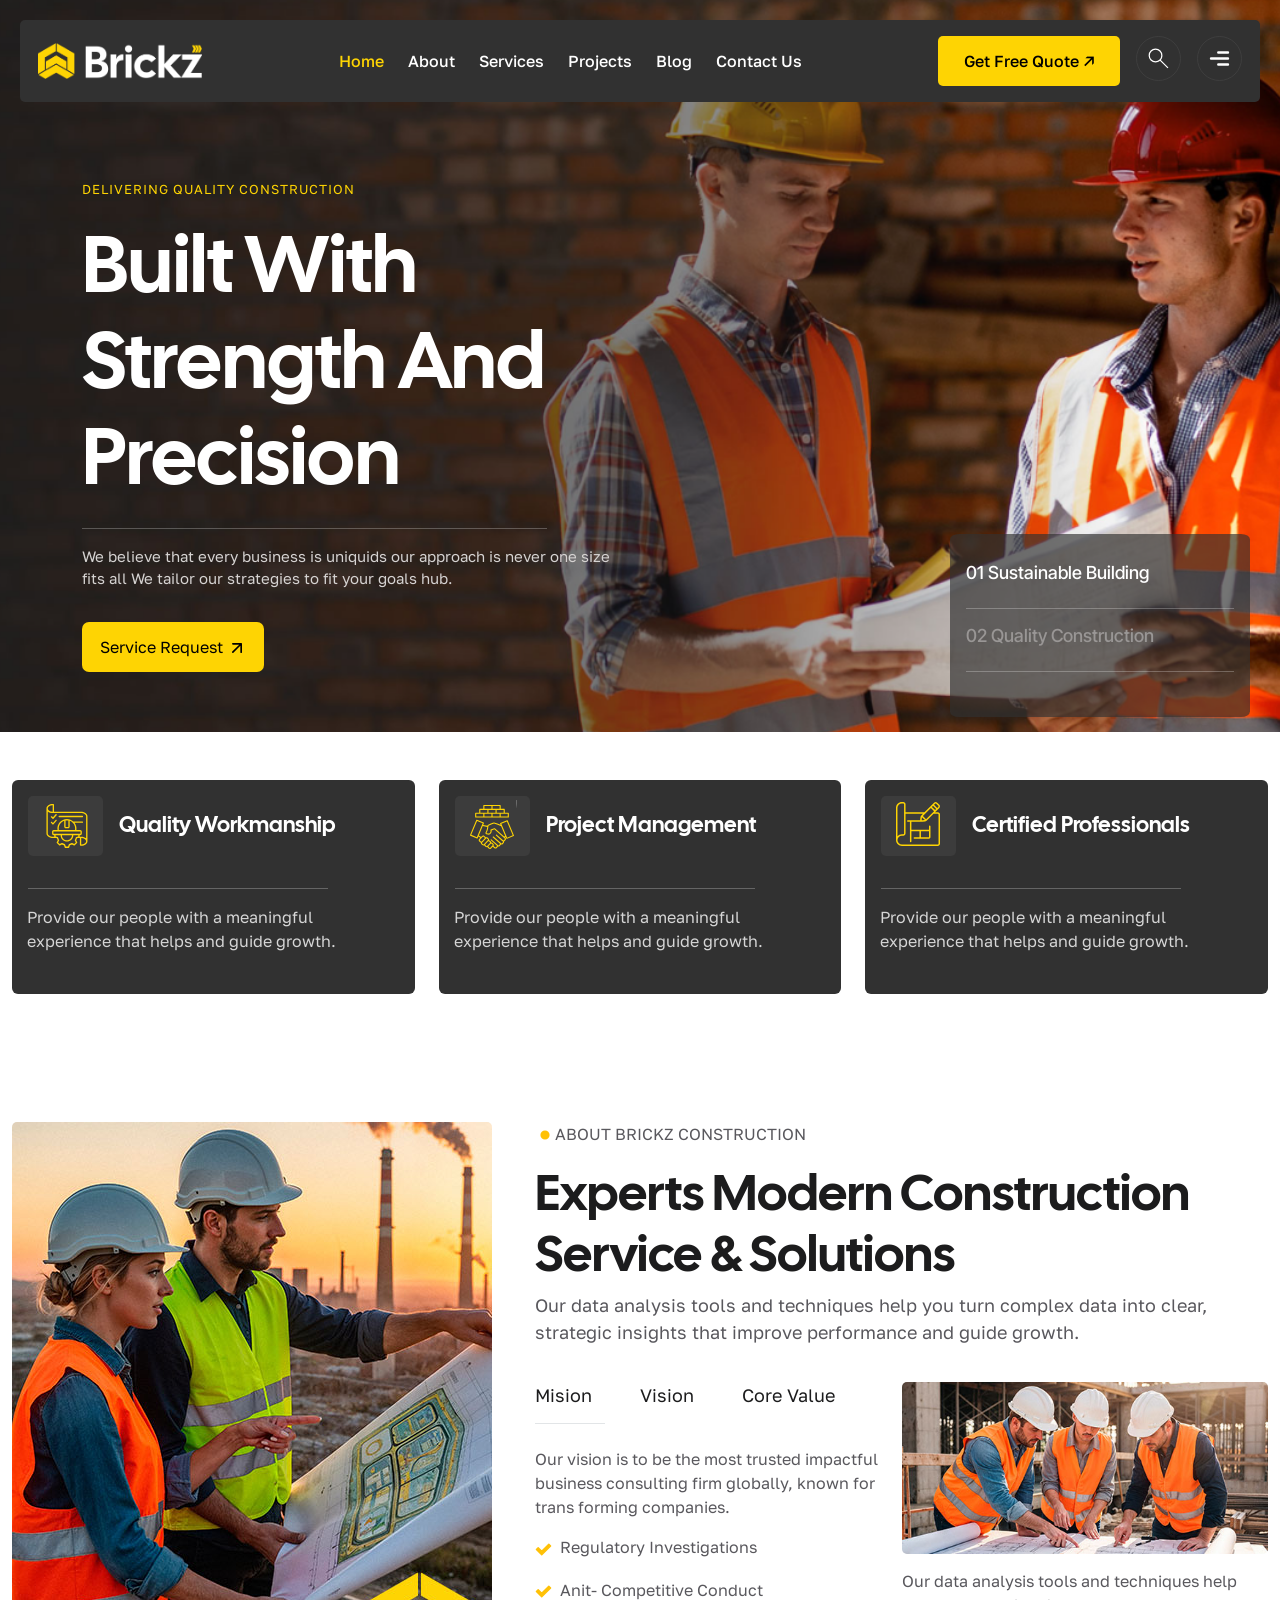
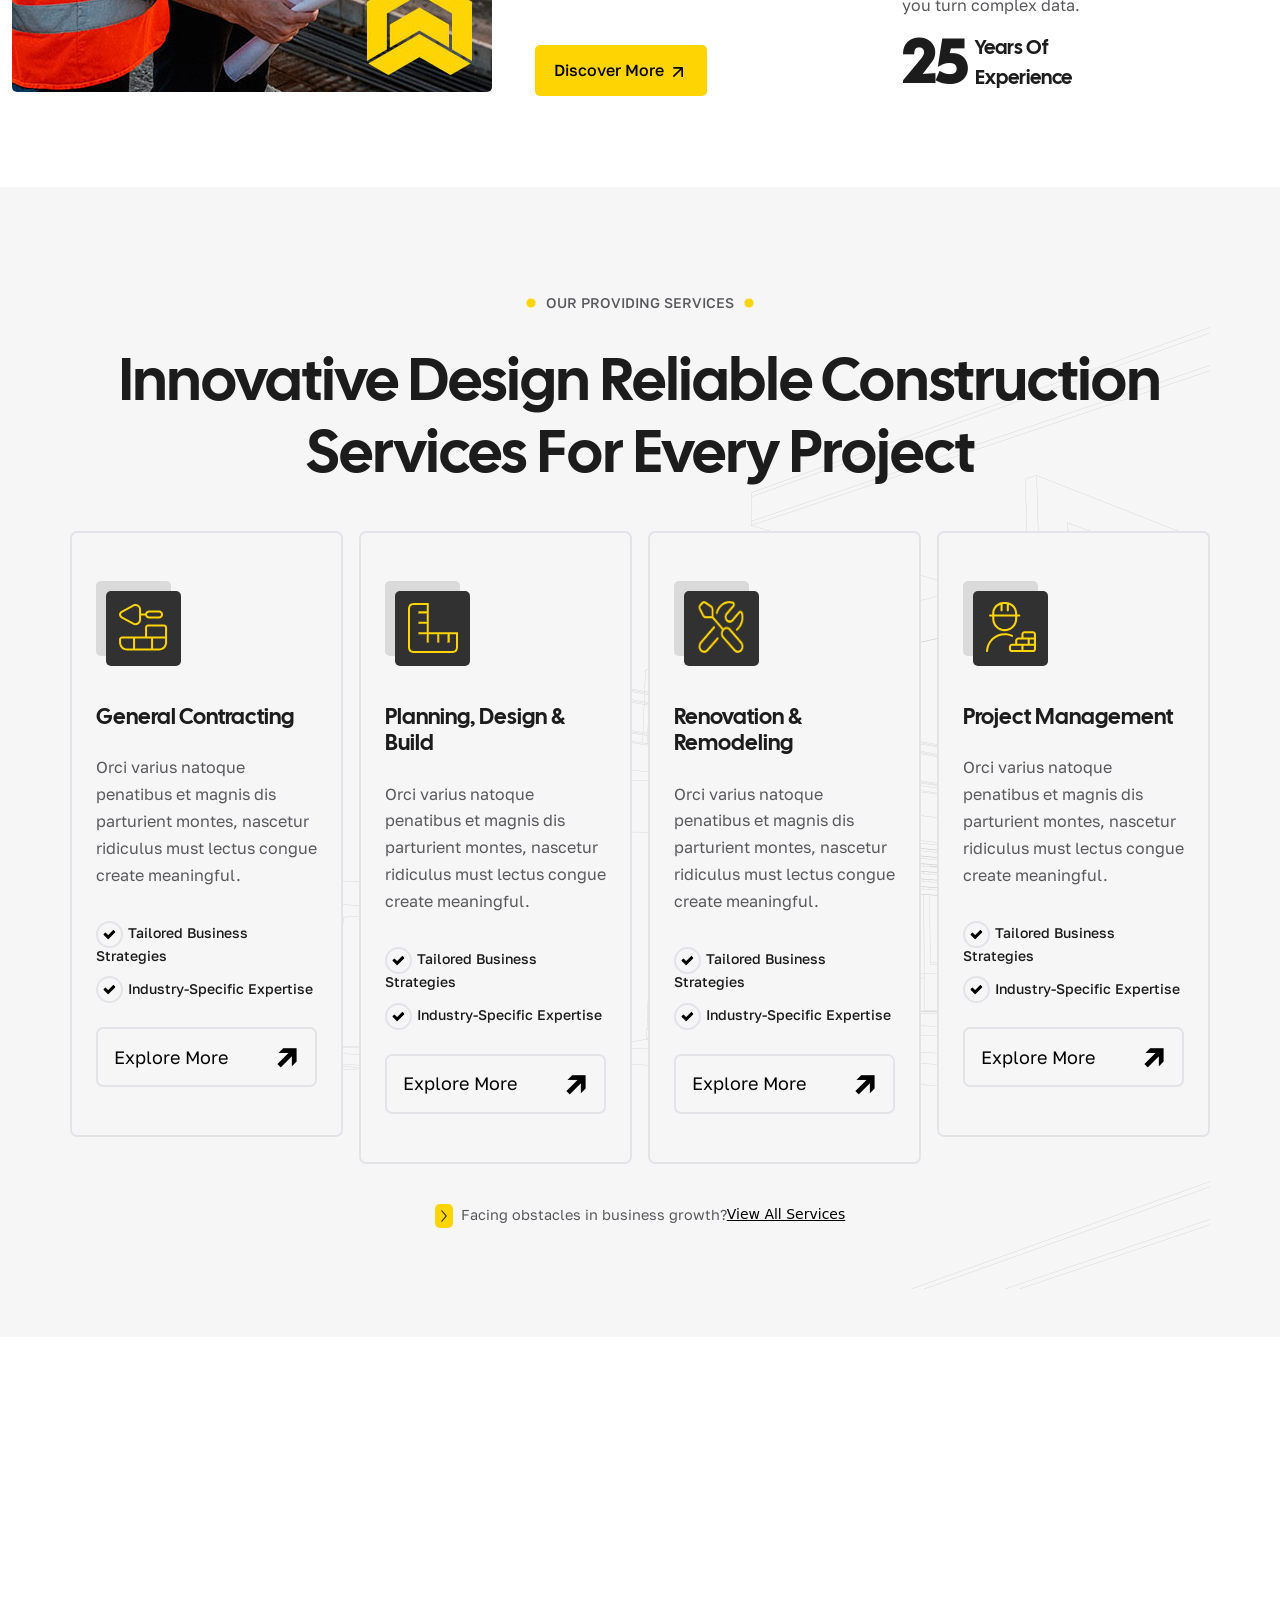
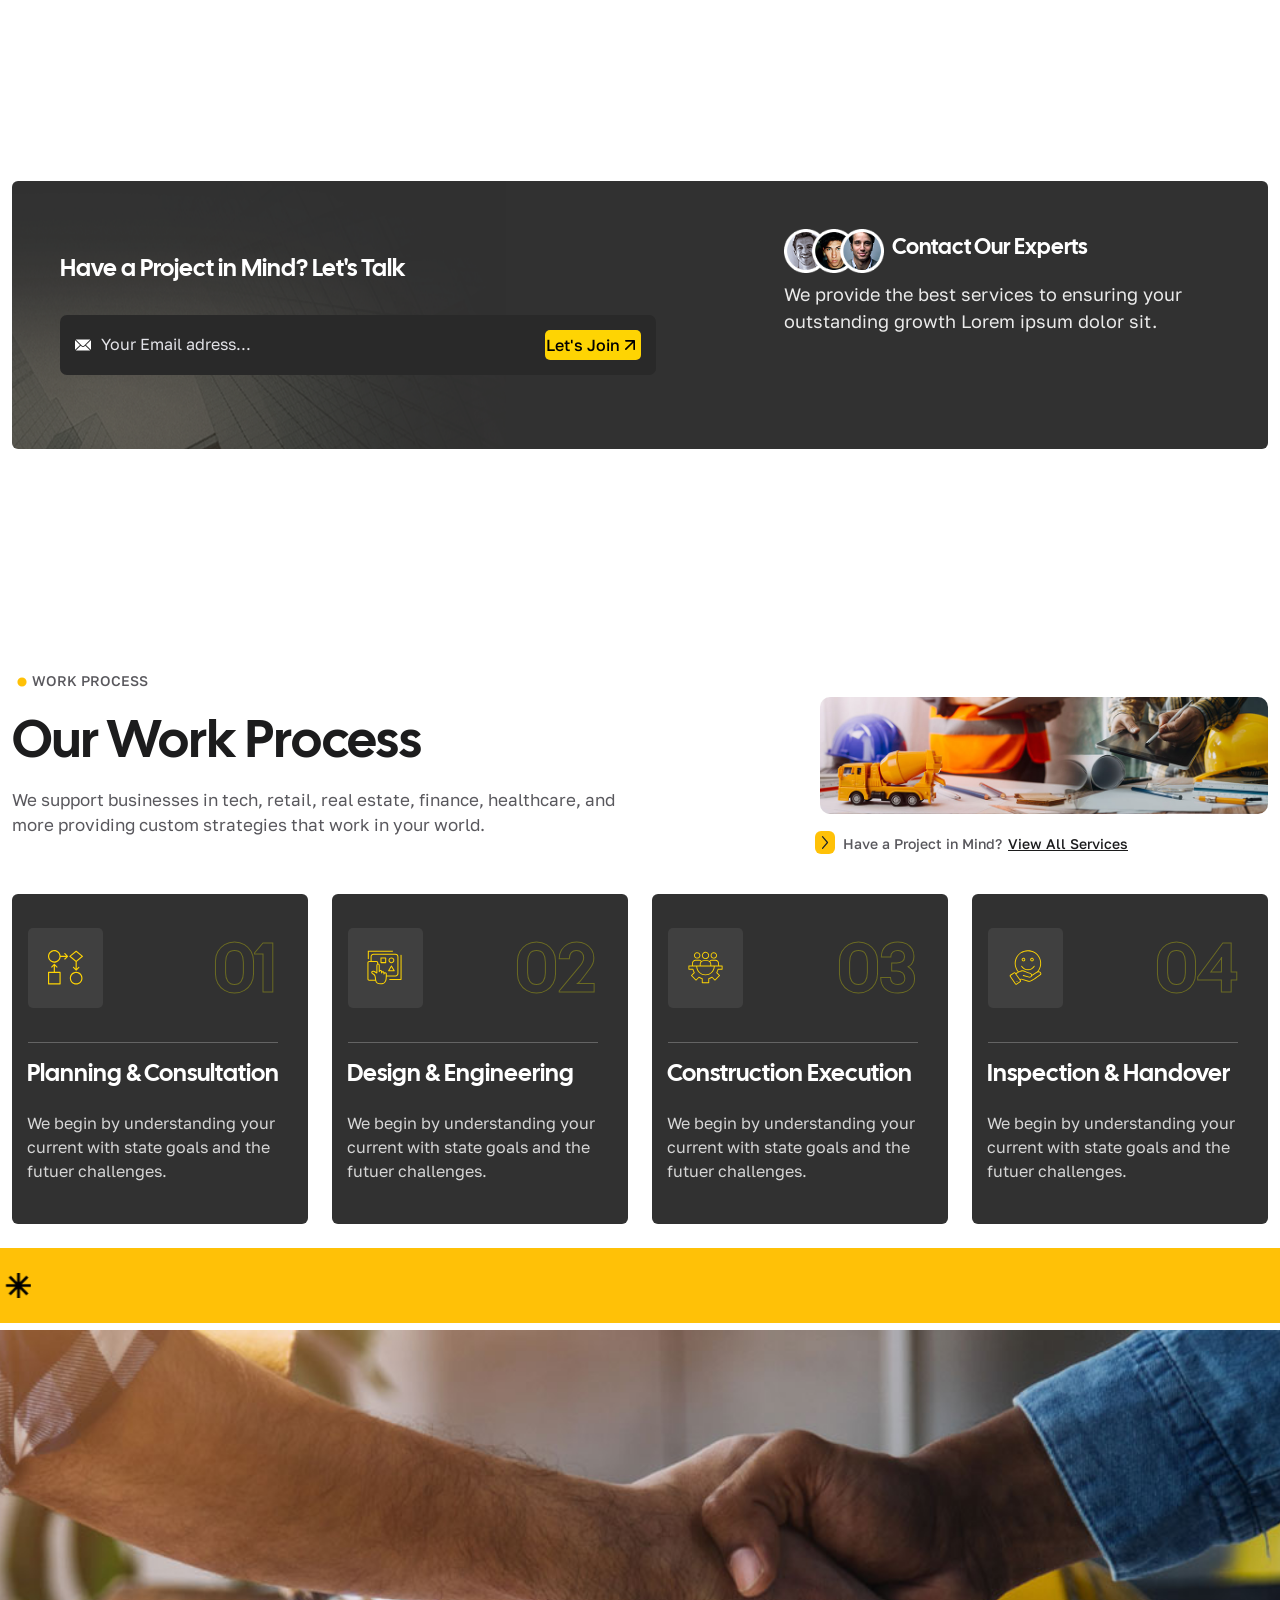
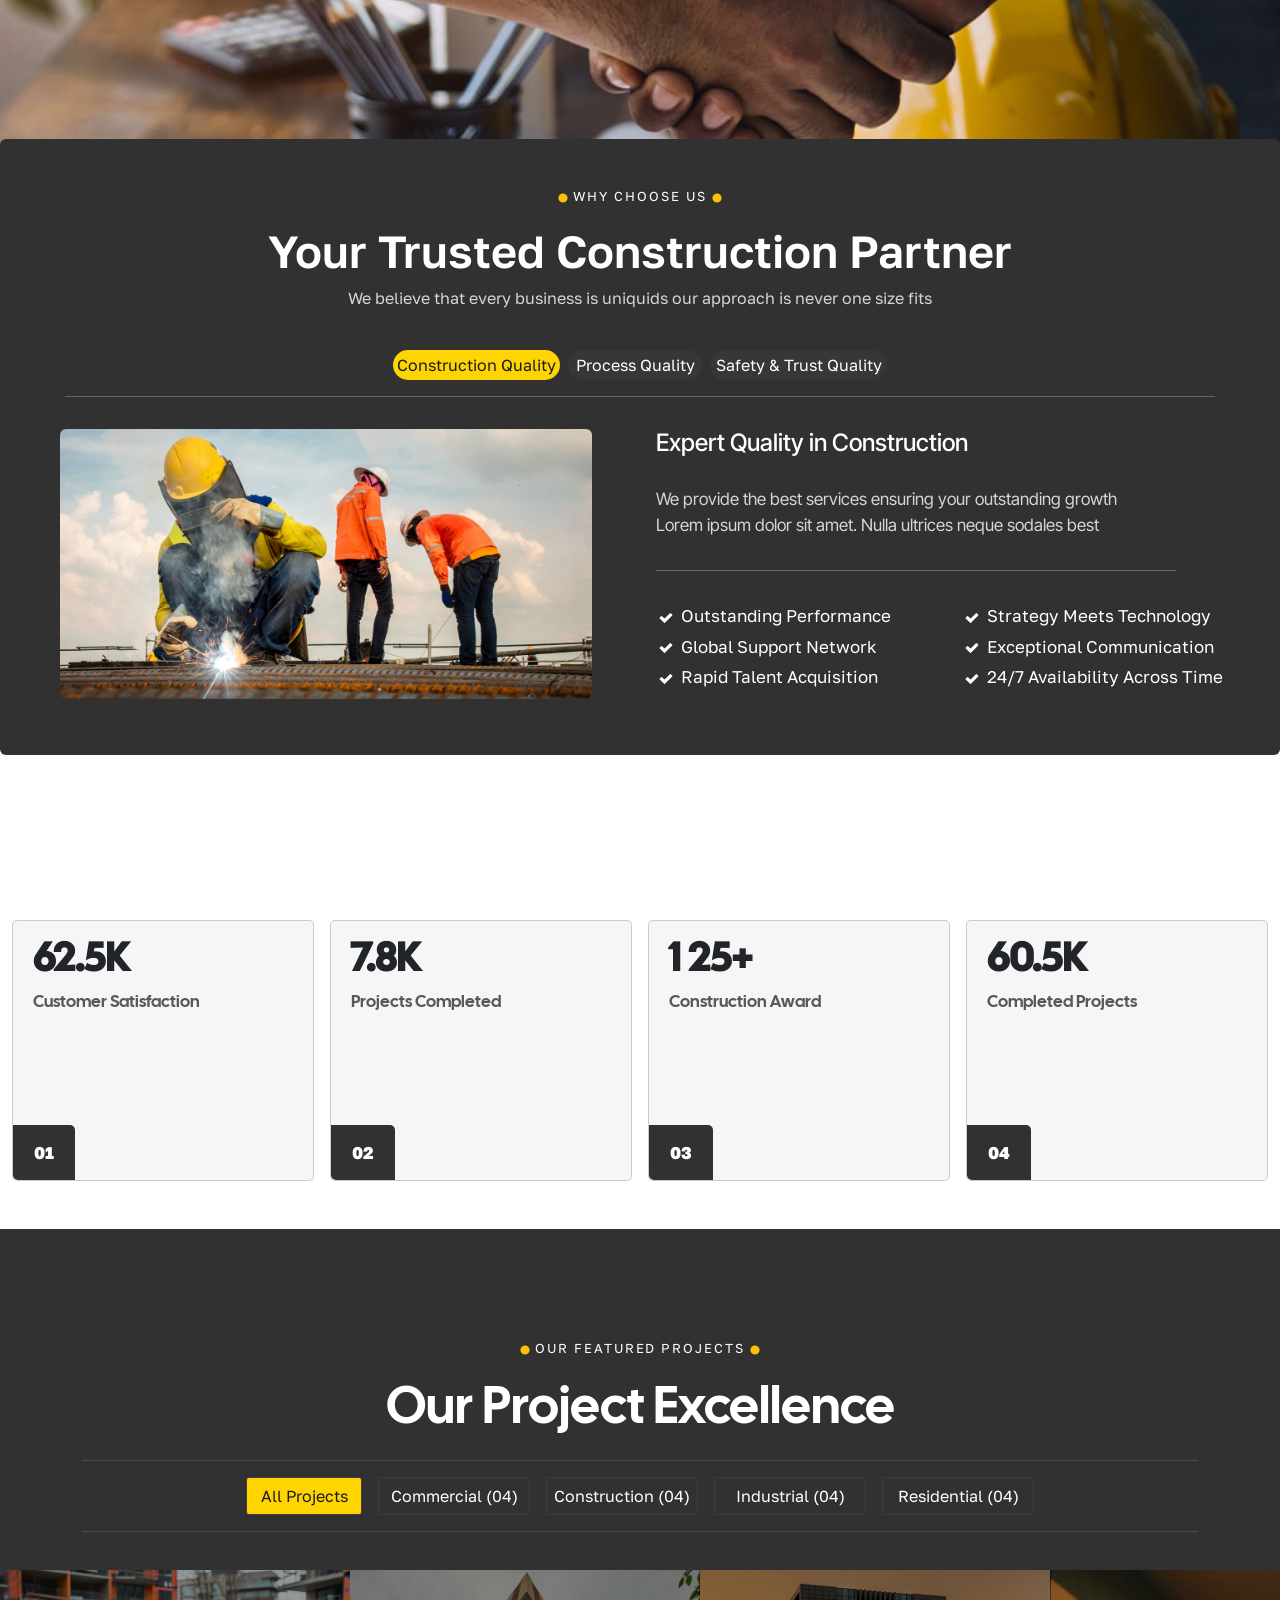
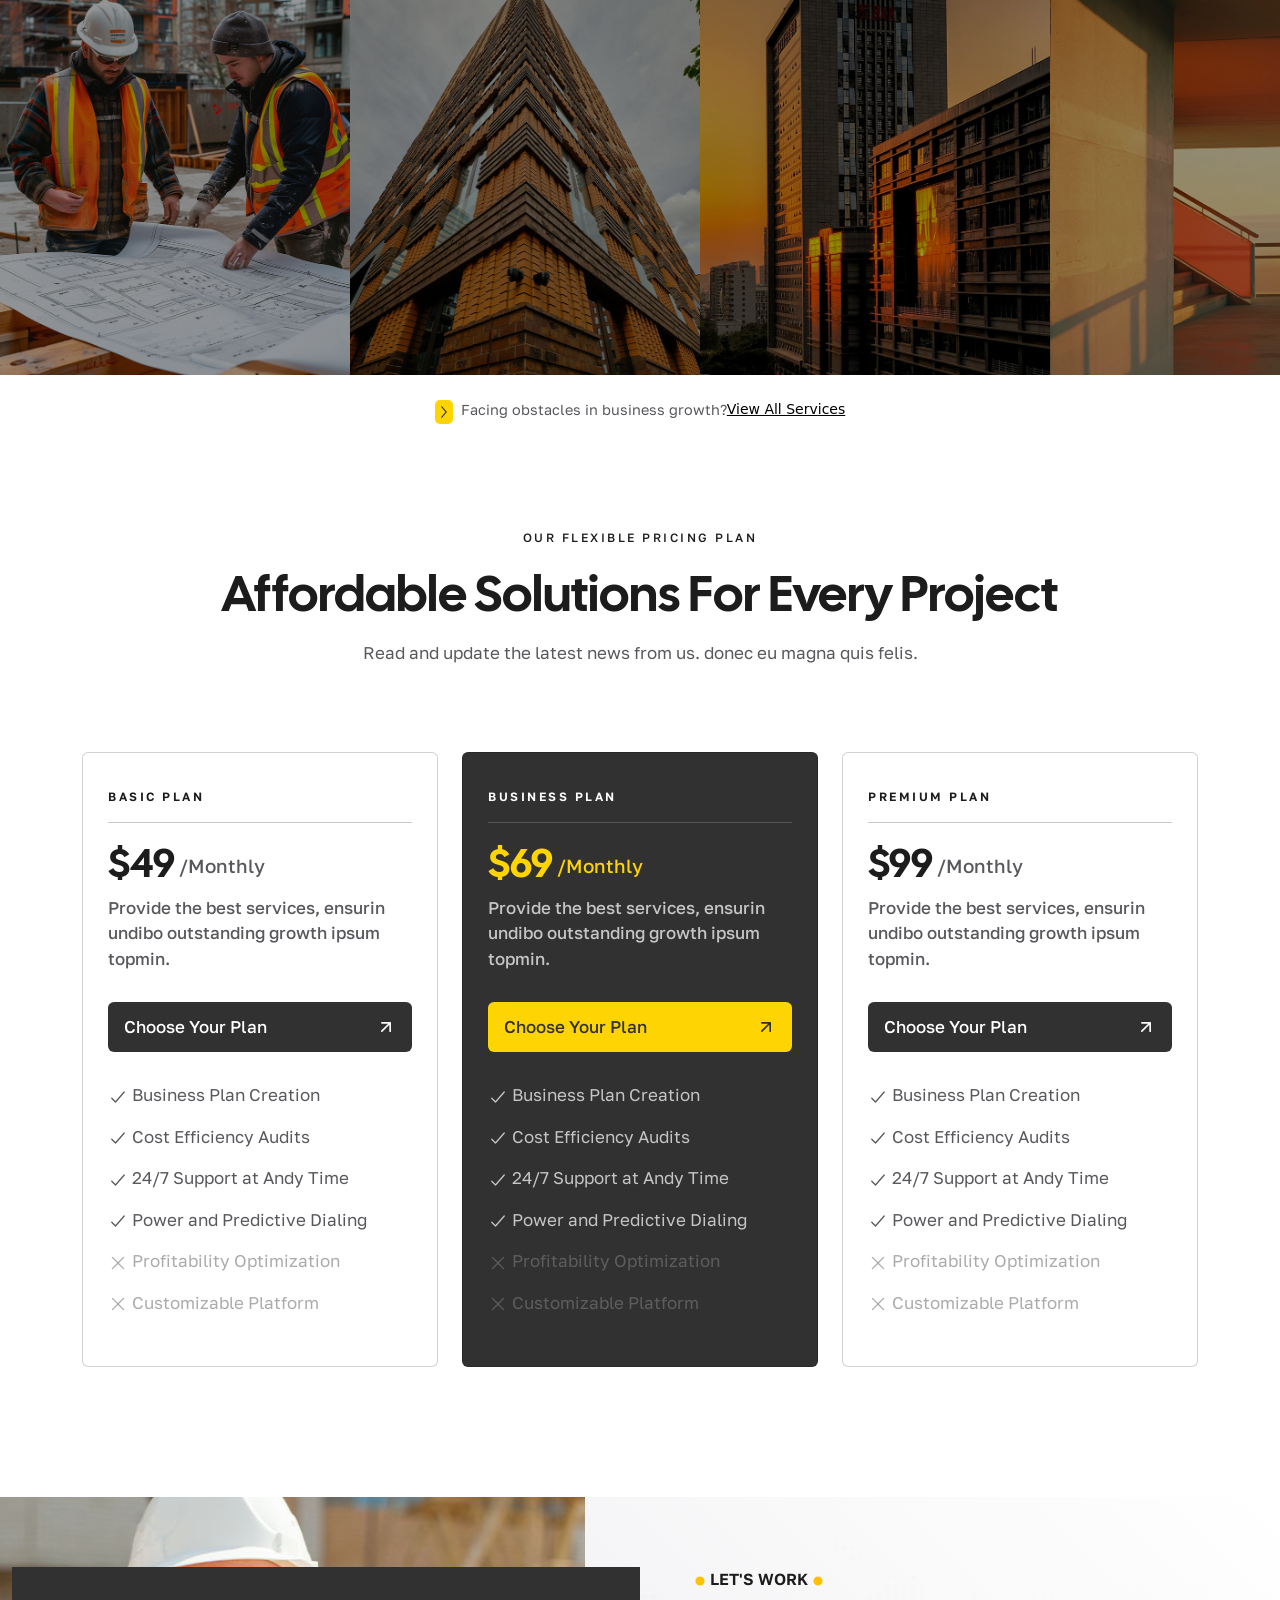
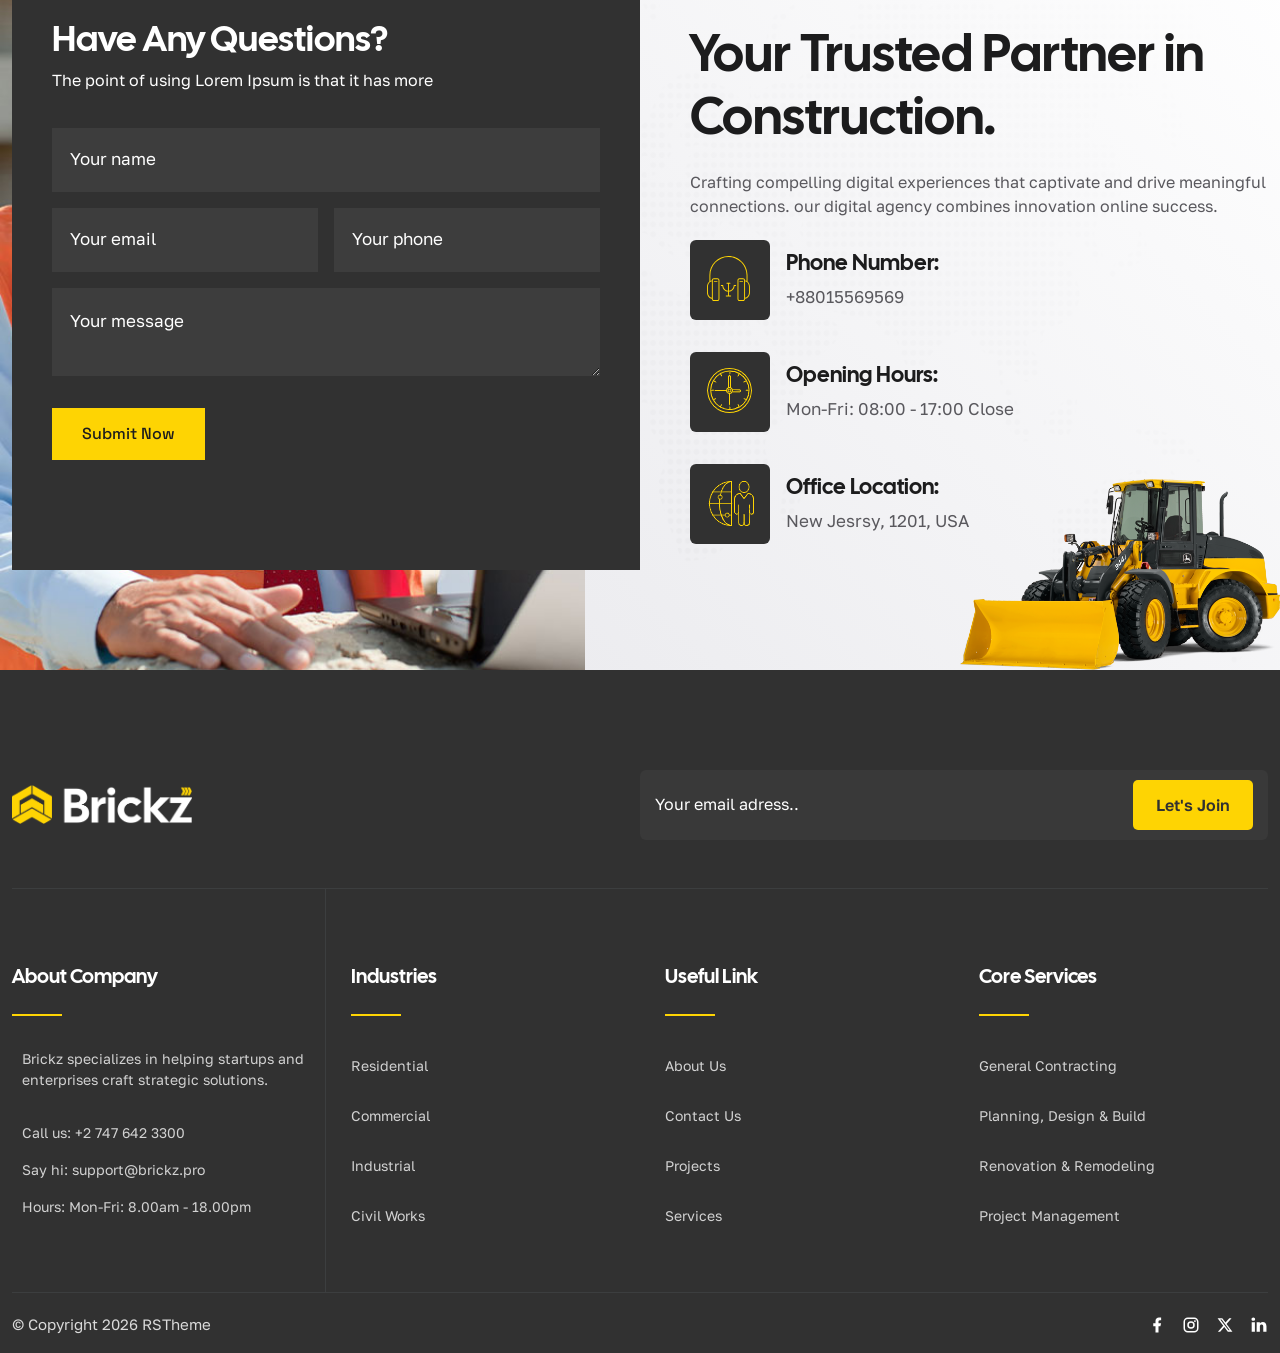
<file: index.html>
<!DOCTYPE html>
<html lang="en">

<head>
    <meta charset="UTF-8">
    <meta name="viewport" content="width=device-width, initial-scale=1.0">
    <link rel="icon" type="image/webp" href="./images/icon_head.png">
    <title>Brickz Construction WordPress Theme</title>
    <link rel="stylesheet" href="./index.css">
    <script src="./index.js"></script>
    <!-- Fonts -->
    <link rel="preconnect" href="https://fonts.googleapis.com">
    <link rel="preconnect" href="https://fonts.gstatic.com" crossorigin>
    <link href="https://fonts.googleapis.com/css2?family=Space+Grotesk:wght@300..700&display=swap" rel="stylesheet">
    <link rel="preconnect" href="https://fonts.googleapis.com">
    <link rel="preconnect" href="https://fonts.gstatic.com" crossorigin>
    <link
        href="https://fonts.googleapis.com/css2?family=Cal+Sans&family=Golos+Text:wght@400..900&family=Inter+Tight:ital,wght@0,100..900;1,100..900&display=swap"
        rel="stylesheet">
    <!-- bootstrap -->
    <link href="https://cdn.jsdelivr.net/npm/bootstrap@5.3.8/dist/css/bootstrap.min.css" rel="stylesheet"
        integrity="sha384-sRIl4kxILFvY47J16cr9ZwB07vP4J8+LH7qKQnuqkuIAvNWLzeN8tE5YBujZqJLB" crossorigin="anonymous">
    <script src="https://cdn.jsdelivr.net/npm/bootstrap@5.3.8/dist/js/bootstrap.bundle.min.js"
        integrity="sha384-FKyoEForCGlyvwx9Hj09JcYn3nv7wiPVlz7YYwJrWVcXK/BmnVDxM+D2scQbITxI"
        crossorigin="anonymous"></script>
    <!-- animate && wow -->
    <link rel="stylesheet" href="https://cdnjs.cloudflare.com/ajax/libs/animate.css/4.1.1/animate.min.css" />
    <script src="https://cdnjs.cloudflare.com/ajax/libs/wow/1.1.2/wow.min.js"
        integrity="sha512-Eak/29OTpb36LLo2r47IpVzPBLXnAMPAVypbSZiZ4Qkf8p/7S/XRG5xp7OKWPPYfJT6metI+IORkR5G8F900+g=="
        crossorigin="anonymous" referrerpolicy="no-referrer">
        </script>
    <script>
        new WOW().init();
    </script>
</head>

<body>
    <header class="fixed-top d-flex justify-content-center flex-wrap w-100">
        <div class="container">
            <div class="head d-flex justify-content-between align-items-center py-3 z-3">
                <img class="ps-3" src="./images/logo_002.png" width="180px" alt="Logo-Header">
                <nav class="d-sm-none d-md-none d-lg-flex gap-4 ">
                    <a class="yell text-decoration-none" href="./index.html">Home</a>
                    <a class="text-decoration-none" href="./about.html">About</a>
                    <a class="text-decoration-none" href="./services.html">Services</a>
                    <a class="text-decoration-none" href="./Projects.html">Projects</a>
                    <a class="text-decoration-none" href="./blog.html">Blog</a>
                    <a class="text-decoration-none" href="./contact.html">Contact Us</a>
                </nav>
                <div class="d-flex gap-3 pe-3 overflow-hidden">
                    <button class="d-sm-none d-md-none d-lg-flex text-center border-0 justify-content-center
                    align-items-center">Get
                        Free Quote &#8599;
                    </button>
                    <svg class="d-flex d-none d-md-flex d-lg-flex" xmlns="http://www.w3.org/2000/svg" width="45"
                        height="45" viewBox="0 0 24 24">
                        <path fill="currentColor"
                            d="m19.485 20.154l-6.262-6.262q-.75.639-1.725.989t-1.96.35q-2.398 0-4.064-1.666Q3.808 11.898 3.808 9.5t1.666-4.064t4.064-1.667t4.065 1.667T15.269 9.5q0 1.042-.369 2.017t-.97 1.668l6.262 6.261zM9.539 14.23q1.99 0 3.36-1.37t1.37-3.361t-1.37-3.36t-3.36-1.37t-3.361 1.37t-1.37 3.36t1.37 3.36t3.36 1.37" />
                    </svg>
                    <!-- __________________________________- -->
                    <svg data-bs-toggle="offcanvas" data-bs-target="#offcanvasExample" aria-controls="offcanvasExample"
                        xmlns="http://www.w3.org/2000/svg" width="45" height="45" viewBox="0 0 24 24">
                        <path fill="none" stroke="currentColor" stroke-linecap="round" stroke-linejoin="round"
                            stroke-width="2" d="M11 17h8M5 12h14m-8-5h8" />
                    </svg>
                </div>
                <div class="off1 offcanvas offcanvas-end" tabindex="-1" id="offcanvasExample"
                    aria-labelledby="offcanvasExampleLabel">
                    <div class="off2 offcanvas-header d-flex col-12">
                        <h5 class="offcanvas-title" id="offcanvasExampleLabel"> <img class="ps-3 pt-5 col-10"
                                src="./images/logo_002.png" width="180px" alt=""></h5>
                        <button class="btn-close" data-bs-dismiss="offcanvas" aria-label="Close"></button>
                    </div>
                    <div class="offcanvas-body">
                        <div>
                            <div class="off3 d-flex flex-column ps-3">
                                <a class="yell text-decoration-none text-warning" href="./index.html">Home</a>
                                <a class="text-decoration-none" href="./about.html">About</a>
                                <a class="text-decoration-none" href="./services.html">Services</a>
                                <a class="text-decoration-none" href="./Projects.html">Projects</a>
                                <a class="text-decoration-none" href="./blog.html">Blog</a>
                                <a class="text-decoration-none" href="./contact.html">Contact Us</a>
                            </div>
                        </div>
                    </div>
                </div>
            </div>
        </div>
    </header>
    <section class="bghome d-flex flex-column justify-content-center position-relative">
        <div class="container d-flex flex-column justify-content-center col-12">
            <p class="p1 animate__animated animate__fadeInDown wow">DELIVERING QUALITY CONSTRUCTION</p>
            <h1 class="col-sm-12 col-7 col-md-12 col-lg-6 animate__animated animate__fadeInLeft wow">Built With Strength
                And
                Precision</h1>
            <hr class="line col-lg-5" />
            <p class="p2 col-sm-12 col-md-10 col-lg-6 animate__animated animate__fadeInLeft wow">We believe that every
                business is uniquids our approach is never
                one size fits all We tailor our strategies
                to fit your goals hub.</p>
            <button class="border-0 mt-3 animate__animated animate__fadeInUp wow">Service Request <svg
                    xmlns="http://www.w3.org/2000/svg" width="20" height="20" viewBox="0 0 24 24">
                    <path fill="currentColor"
                        d="M17.92 6.62a1 1 0 0 0-.54-.54A1 1 0 0 0 17 6H7a1 1 0 0 0 0 2h7.59l-8.3 8.29a1 1 0 0 0 0 1.42a1 1 0 0 0 1.42 0L16 9.41V17a1 1 0 0 0 2 0V7a1 1 0 0 0-.08-.38" />
                </svg></button>
        </div>
        <div class="choose p-3 w-25 h-25 d-flex flex-column justify-content-center position-absolute">
            <h3 class="first">01 Sustainable Building</h3>
            <hr>
            <h3 class="second">02 Quality Construction</h3>
            <hr>
        </div>
    </section>
    <section class="sec_2 py-5">
        <div class="container">
            <div class="row g-4 align-items-center justify-content-center">
                <div class="col-12 col-md-6 col-lg-4 ">
                    <div class="bgg d-flex flex-column rounded">
                        <div class="d-flex flex-column flex-md-row flex-lg-row p-3">
                            <div class="all_images d-flex justify-content-center align-items-center"><img
                                    class="animate__animated animate__rubberBand" src="./images/icon1.png" alt="icon"></div>
                            <h3 class="pt-3 ps-md-3 ps-lg-3">Quality Workmanship</h3>
                        </div>
                        <span class="d-none d-md-flex d-lg-flex ps-3">
                            <hr>
                        </span>
                        <p>Provide our people with a meaningful experience that helps and guide growth.
                        </p>
                    </div>
                </div>
                <div class="col-12 col-md-6 col-lg-4 ">
                    <div class="bgg d-flex flex-column rounded">
                        <div class="d-flex flex-column flex-md-row flex-lg-row p-3">
                            <div class="all_images d-flex justify-content-center align-items-center"><img
                                    class="animate__animated animate__rubberBand" src="./images/icon2.png" alt="icon"></div>
                            <h3 class="pt-3 ps-md-3 ps-lg-3">Project Management</h3>
                        </div>
                        <span class="d-none d-md-flex d-lg-flex ps-3">
                            <hr>
                        </span>
                        <p>Provide our people with a meaningful experience that helps and guide growth.
                        </p>
                    </div>
                </div>
                <div class="col-12 col-md-6 col-lg-4 ">
                    <div class="bgg d-flex flex-column rounded">
                        <div class="d-flex flex-column flex-md-row flex-lg-row p-3">
                            <div class="all_images d-flex justify-content-center align-items-center"><img
                                    class="animate__animated animate__rubberBand" src="./images/icon3.png" alt="icon"></div>
                            <h3 class="pt-3 ps-md-3 ps-lg-3">Certified Professionals</h3>
                        </div>
                        <span class="d-none d-md-flex d-lg-flex ps-3">
                            <hr>
                        </span>
                        <p>Provide our people with a meaningful experience that helps and guide growth.
                        </p>
                    </div>
                </div>
            </div>
        </div>
    </section>
    <section id="sec-3">
        <div class="container d-flex flex-wrap col-12">
            <!-- Left -->
            <div
                class="Left_img d-flex justify-content-center align-items-center justify-content-md-start align-items-md-start justify-content-lg-start align-items-lg-start col-12 col-md-12 col-lg-5 ">
                <img class="animate__animated animate__fadeInLeft wow" src="./images/hm_00002.jpg" alt="engineer">
            </div>
            <!-- right -->
            <div class="all-right col-12 col-md-12 col-lg-7">
                <!-- top -->
                <div class="text-top col-12">
                    <p class="p1"><svg class="text-warning" xmlns="http://www.w3.org/2000/svg" width="20" height="20"
                            viewBox="0 0 48 48">
                            <path fill="currentColor" stroke="currentColor" stroke-width="4"
                                d="M24 33a9 9 0 1 0 0-18a9 9 0 0 0 0 18Z" />
                        </svg><span>About Brickz Construction</span></p>
                    <h2 class="animate__animated animate__zoomIn wow">Experts Modern Construction Service & Solutions
                    </h2>
                    <p class="p2">Our data analysis tools and techniques help you turn complex data into clear,
                        strategic insights
                        that improve performance and guide growth.</p>
                </div>
                <!-- bottom -->
                <div class="all-bottom d-flex flex-wrap col-12">
                    <!-- b left -->
                    <div class="b-left col-12 col-md-12 col-lg-6">
                        <!-- top -->
                        <div
                            class="text-3 d-flex flex-column flex-md-column flex-lg-row flex-wrap gap-0 gap-md-0 gap-lg-5">
                            <span>Mision</span>
                            <h2 class="title col-12 d-flex d-md-flex d-lg-none"></h2>
                            <span>Vision</span>
                            <h2 class="title col-12 d-flex d-md-flex d-lg-none"></h2>
                            <span>Core Value</span>
                            <h2 class="title col-12 d-flex d-md-flex d-lg-none"></h2>
                        </div>
                        <h2 class="title col-12 d-none d-md-none d-lg-flex"></h2>
                        <div class="text-and-button">
                            <p class="d-none d-md-none d-lg-flex">Our vision is to be the most trusted impactful
                                business consulting firm globally, known
                                for trans forming companies.</p>
                            <p class="d-none d-md-none d-lg-flex"><span><svg class="text-warning pe-2"
                                        xmlns="http://www.w3.org/2000/svg" width="25" height="25" viewBox="0 0 48 48">
                                        <path fill="currentColor" fill-rule="evenodd" stroke="currentColor"
                                            stroke-linecap="round" stroke-linejoin="round" stroke-width="4"
                                            d="m4 24l5-5l10 10L39 9l5 5l-25 25z" clip-rule="evenodd" />
                                    </svg></span> Regulatory Investigations</p>
                            <p class="d-none d-md-none d-lg-flex"><span><svg class="text-warning pe-2"
                                        xmlns="http://www.w3.org/2000/svg" width="25" height="25" viewBox="0 0 48 48">
                                        <path fill="currentColor" fill-rule="evenodd" stroke="currentColor"
                                            stroke-linecap="round" stroke-linejoin="round" stroke-width="4"
                                            d="m4 24l5-5l10 10L39 9l5 5l-25 25z" clip-rule="evenodd" />
                                    </svg></span> Anit- Competitive Conduct</p>
                            <div class="bt"><button>Discover More <svg xmlns="http://www.w3.org/2000/svg" width="20"
                                        height="20" viewBox="0 0 24 24">
                                        <path fill="currentColor"
                                            d="M17.92 6.62a1 1 0 0 0-.54-.54A1 1 0 0 0 17 6H7a1 1 0 0 0 0 2h7.59l-8.3 8.29a1 1 0 0 0 0 1.42a1 1 0 0 0 1.42 0L16 9.41V17a1 1 0 0 0 2 0V7a1 1 0 0 0-.08-.38" />
                                    </svg></button></div>
                        </div>
                    </div>
                    <!-- b right -->
                    <div class="b-right col-12 col-md-12 col-lg-6 overflow-hidden">
                        <div
                            class="imgg d-flex justify-content-center align-items-center justify-content-md-start align-items-md-start justify-content-lg-start align-items-lg-start col-12 col-md-9 col-lg-12">
                            <img src="./images/about_tab00001.jpg" alt="">
                        </div>
                        <p>Our data analysis tools and techniques help you turn complex data.</p>
                        <!-- b right img -->
                        <div class="experience d-flex justify-content-start align-items-center gap-2">
                            <span class="sp1">25</span>
                            <span class="sp2">Years Of Experience</span>
                        </div>
                    </div>
                </div>
            </div>
        </div>
    </section>
    <section class="sec_4 py-5">
        <div class="container d-flex flex-column py-4 px-0">
            <header class="text-center d-flex align-items-center justify-content-center flex-column">
                <p class="d-flex align-items-center justify-content-center"><svg xmlns="http://www.w3.org/2000/svg"
                        width="48" height="48" viewBox="0 0 48 48">
                        <path fill="currentColor" stroke="currentColor" stroke-width="4"
                            d="M24 33a9 9 0 1 0 0-18a9 9 0 0 0 0 18Z" />
                    </svg><span>Our Providing Services</span><svg xmlns="http://www.w3.org/2000/svg" width="48"
                        height="48" viewBox="0 0 48 48">
                        <path fill="currentColor" stroke="currentColor" stroke-width="4"
                            d="M24 33a9 9 0 1 0 0-18a9 9 0 0 0 0 18Z" />
                    </svg>
                </p>
                <h4 class="h2 animate__animated animate__zoomIn">Innovative Design Reliable Construction Services For
                    Every Project</h4>
            </header>
            <main class="d-flex py-3">
                <div class="row g-3">
                    <div class="col-12 col-md-6 col-lg-3">
                        <div class="div_main px-4 py-5 position-relative">
                            <div class="up">
                                <div class="son d-flex align-items-center justify-content-center">
                                    <img class="animate__animated animate__rubberBand" src="./images/icon1_sec_4.png"
                                        alt="icon">
                                </div>
                            </div>
                            <h4 class="pt-5 pb-3">General Contracting</h4>
                            <p class="pb-3">Orci varius natoque penatibus et magnis dis parturient montes, nascetur
                                ridiculus must lectus
                                congue create meaningful.</p>
                            <h6 class="pb-1"><svg xmlns="http://www.w3.org/2000/svg" width="48" height="48"
                                    viewBox="0 0 48 48">
                                    <path fill="currentColor" fill-rule="evenodd" stroke="currentColor"
                                        stroke-linecap="round" stroke-linejoin="round" stroke-width="4"
                                        d="m4 24l5-5l10 10L39 9l5 5l-25 25z" clip-rule="evenodd" />
                                </svg><span>Tailored Business Strategies</span></h6>
                            <h6><svg xmlns="http://www.w3.org/2000/svg" width="48" height="48" viewBox="0 0 48 48">
                                    <path fill="currentColor" fill-rule="evenodd" stroke="currentColor"
                                        stroke-linecap="round" stroke-linejoin="round" stroke-width="4"
                                        d="m4 24l5-5l10 10L39 9l5 5l-25 25z" clip-rule="evenodd" />
                                </svg><span>Industry-Specific Expertise</span></h6>
                            <button class="col-12 mt-4 d-flex justify-content-between align-items-center px-3"><span>Explore
                                    More</span><span class="fs-2 fw-bold">&#8599;</span></button>
                            <img class="opacit position-absolute top-0 end-0" src="./images/service-item-bg.png"
                                width="200px" alt="engineer">
                        </div>
                    </div>
                    <div class="col-12 col-md-6 col-lg-3">
                        <div class="div_main px-4 py-5 position-relative">
                            <div class="up">
                                <div class="son d-flex align-items-center justify-content-center">
                                    <img class="animate__animated animate__rubberBand" src="./images/icon_2_sec_4.png"
                                        alt="icon">
                                </div>
                            </div>
                            <h4 class="pt-5 pb-3">Planning, Design & Build</h4>
                            <p class="pb-3">Orci varius natoque penatibus et magnis dis parturient montes, nascetur
                                ridiculus must lectus
                                congue create meaningful.</p>
                            <h6 class="pb-1"><svg xmlns="http://www.w3.org/2000/svg" width="48" height="48"
                                    viewBox="0 0 48 48">
                                    <path fill="currentColor" fill-rule="evenodd" stroke="currentColor"
                                        stroke-linecap="round" stroke-linejoin="round" stroke-width="4"
                                        d="m4 24l5-5l10 10L39 9l5 5l-25 25z" clip-rule="evenodd" />
                                </svg><span>Tailored Business Strategies</span></h6>
                            <h6><svg xmlns="http://www.w3.org/2000/svg" width="48" height="48" viewBox="0 0 48 48">
                                    <path fill="currentColor" fill-rule="evenodd" stroke="currentColor"
                                        stroke-linecap="round" stroke-linejoin="round" stroke-width="4"
                                        d="m4 24l5-5l10 10L39 9l5 5l-25 25z" clip-rule="evenodd" />
                                </svg><span>Industry-Specific Expertise</span></h6>
                            <button class="col-12 mt-4 d-flex justify-content-between align-items-center px-3"><span>Explore
                                    More</span><span class="fs-2 fw-bold">&#8599;</span></button>
                            <img class="opacit position-absolute top-0 end-0" src="./images/service-item-bg.png"
                                width="200px" alt="engineer">
                        </div>
                    </div>
                    <div class="col-12 col-md-6 col-lg-3">
                        <div class="div_main px-4 py-5 position-relative">
                            <div class="up">
                                <div class="son d-flex align-items-center justify-content-center">
                                    <img class="animate__animated animate__rubberBand" src="./images/icon_3_sec_.png"
                                        alt="icon">
                                </div>
                            </div>
                            <h4 class="pt-5 pb-3">Renovation & Remodeling</h4>
                            <p class="pb-3">Orci varius natoque penatibus et magnis dis parturient montes, nascetur
                                ridiculus must lectus
                                congue create meaningful.</p>
                            <h6 class="pb-1"><svg xmlns="http://www.w3.org/2000/svg" width="48" height="48"
                                    viewBox="0 0 48 48">
                                    <path fill="currentColor" fill-rule="evenodd" stroke="currentColor"
                                        stroke-linecap="round" stroke-linejoin="round" stroke-width="4"
                                        d="m4 24l5-5l10 10L39 9l5 5l-25 25z" clip-rule="evenodd" />
                                </svg><span>Tailored Business Strategies</span></h6>
                            <h6><svg xmlns="http://www.w3.org/2000/svg" width="48" height="48" viewBox="0 0 48 48">
                                    <path fill="currentColor" fill-rule="evenodd" stroke="currentColor"
                                        stroke-linecap="round" stroke-linejoin="round" stroke-width="4"
                                        d="m4 24l5-5l10 10L39 9l5 5l-25 25z" clip-rule="evenodd" />
                                </svg><span>Industry-Specific Expertise</span></h6>
                            <button class="col-12 mt-4 d-flex justify-content-between align-items-center px-3"><span>Explore
                                    More</span><span class="fs-2 fw-bold">&#8599;</span></button>
                            <img class="opacit position-absolute top-0 end-0" src="./images/service-item-bg.png"
                                width="200px" alt="engineer">
                        </div>
                    </div>
                    <div class="col-12 col-md-6 col-lg-3">
                        <div class="div_main px-4 py-5 position-relative">
                            <div class="up">
                                <div class="son d-flex align-items-center justify-content-center">
                                    <img class="animate__animated animate__rubberBand" src="./images/icon_4_sec_4.png"
                                        alt="icon">
                                </div>
                            </div>
                            <h4 class="pt-5 pb-3">Project Management</h4>
                            <p class="pb-3">Orci varius natoque penatibus et magnis dis parturient montes, nascetur
                                ridiculus must lectus
                                congue create meaningful.</p>
                            <h6 class="pb-1"><svg xmlns="http://www.w3.org/2000/svg" width="48" height="48"
                                    viewBox="0 0 48 48">
                                    <path fill="currentColor" fill-rule="evenodd" stroke="currentColor"
                                        stroke-linecap="round" stroke-linejoin="round" stroke-width="4"
                                        d="m4 24l5-5l10 10L39 9l5 5l-25 25z" clip-rule="evenodd" />
                                </svg><span>Tailored Business Strategies</span></h6>
                            <h6><svg xmlns="http://www.w3.org/2000/svg" width="48" height="48" viewBox="0 0 48 48">
                                    <path fill="currentColor" fill-rule="evenodd" stroke="currentColor"
                                        stroke-linecap="round" stroke-linejoin="round" stroke-width="4"
                                        d="m4 24l5-5l10 10L39 9l5 5l-25 25z" clip-rule="evenodd" />
                                </svg><span>Industry-Specific Expertise</span></h6>
                            <button class="col-12 mt-4 d-flex justify-content-between align-items-center px-3"><span>Explore
                                    More</span><span class="fs-2 fw-bold">&#8599;</span></button>
                            <img class="opacit position-absolute top-0 end-0" src="./images/service-item-bg.png"
                                width="200px" alt="engineer">
                        </div>
                    </div>
                </div>
            </main>
            <footer class="py-4">
                <div class="d-flex justify-content-center flex-wrap">
                    <div class="pe-2 rounded">
                        <svg xmlns="http://www.w3.org/2000/svg" width="24" height="24" viewBox="0 0 24 24">
                            <path fill="currentColor" fill-rule="evenodd"
                                d="M8.512 4.43a.75.75 0 0 1 1.057.082l6 7a.75.75 0 0 1 0 .976l-6 7a.75.75 0 0 1-1.138-.976L14.012 12L8.431 5.488a.75.75 0 0 1 .08-1.057"
                                clip-rule="evenodd" />
                        </svg>
                    </div>
                    <p>Facing obstacles in business growth?</p>
                    <a href="">View All Services</a>
                </div>
            </footer>
        </div>
    </section>
    <section class="sec_5 pb-0">
        <div class="position-relative">
            <video src="./videos/video.mp4" autoplay muted loop></video>
            <div class="container position-absolute">
                <div
                    class="pirant d-flex justify-content-center align-items-center flex-wrap rounded ps-3 ps-md-5 ps-lg-5 pe-1 pe-md-3 pe-lg-3">

                    <div class="left col-12 col-md-12 col-lg-6 pt-5">
                        <h4 class="col-12 col-md-12 col-lg-6 pb-4">Have a Project in Mind? Let's Talk</h4>
                        <div
                            class="border-0 col-12 col-md-12 col-lg-6 d-flex justify-content-center align-items-center p-lg-4">
                            <img class="d-none d-md-flex d-lg-flex" src="./images/cion.svg" alt="">
                            <input placeholder="Your Email adress..." type="email">
                            <button class="d-none d-md-flex d-lg-flex align-items-center justify-content-center">Let's
                                Join <svg xmlns="http://www.w3.org/2000/svg" width="20" height="20" viewBox="0 0 24 24">
                                    <path fill="currentColor"
                                        d="M17.92 6.62a1 1 0 0 0-.54-.54A1 1 0 0 0 17 6H7a1 1 0 0 0 0 2h7.59l-8.3 8.29a1 1 0 0 0 0 1.42a1 1 0 0 0 1.42 0L16 9.41V17a1 1 0 0 0 2 0V7a1 1 0 0 0-.08-.38" />
                                </svg></button>
                        </div>
                    </div>
                    <div class="col-12 pt-3 d-flex d-md-none d-lg-none">
                        <button class="">Let's Join</button>
                    </div>
                    <div
                        class="right col-12 col-md-12 col-lg-6 py-5 d-flex flex-column align-items-center justify-content-center">
                        <div class="d-flex align-items-center gap-2 pb-2 flex-wrap col-12">
                            <img class="col-12 col-md-6 column-gap-lg-6" src="./images/img_video.png" width="100px"
                                alt="icon">
                            <h5 class="text-white col-12 col-md-6 col-lg-6">Contact Our Experts</h5>
                        </div>
                        <p>We provide the best services to ensuring your outstanding growth Lorem ipsum dolor sit.</p>
                    </div>
                </div>
            </div>
        </div>
    </section>
    <section id="sec-6">
        <div class="container container_1 d-flex flex-wrap">
            <div class="div_text col-12 col-lg-6 pb-3 pt-5">
                <div class="d-flex flex-column gap-2">
                    <h5 class="col-12"><svg class="text-warning" xmlns="http://www.w3.org/2000/svg" width="20"
                            height="20" viewBox="0 0 48 48">
                            <path fill="currentColor" stroke="currentColor" stroke-width="4"
                                d="M24 33a9 9 0 1 0 0-18a9 9 0 0 0 0 18Z" />
                        </svg><span>Work Process</span>
                    </h5>
                    <h2 class="col-12 animate__animated animate__fadeInLeft wow">Our Work Process</h2>
                    <p class="col-12">We support businesses in tech, retail, real estate, finance, healthcare, and more
                        providing
                        custom strategies that work in your world.
                    </p>
                </div>
            </div>
            <div
                class="div_img col-12 col-lg-6 d-flex flex-column  align-items-center align-items-lg-end  justify-content-center justify-content-lg-end gap-3 pb-3">
                <img src="./images/img_sec_6.jpg" height="233px" alt="engineer">
                <div
                    class="d-flex justify-content-center justify-content-md-start justify-content-lg-end align-items-center align-items-lg-end flex-wrap col-12">
                    <div class="pe-2 rounded">
                        <svg class="bg-warning rounded  text-center text-md-start text-lg-end"
                            xmlns="http://www.w3.org/2000/svg" width="20" height="23" viewBox="0 0 24 24">
                            <path fill="currentColor" fill-rule="evenodd"
                                d="M8.512 4.43a.75.75 0 0 1 1.057.082l6 7a.75.75 0 0 1 0 .976l-6 7a.75.75 0 0 1-1.138-.976L14.012 12L8.431 5.488a.75.75 0 0 1 .08-1.057"
                                clip-rule="evenodd" />
                        </svg>
                    </div>
                    <p class="col-12 col-md-3 col-lg-4 text-center text-md-start text-lg-start mb-1 mb-md-0 mb-lg-0">
                        Have a Project in Mind?</p>
                    <a class="col-12 col-md-4 col-lg-4 text-center text-md-start text-lg-start" href="">View All
                        Services</a>
                </div>
            </div>
        </div>
        <div class="container container_2 py-4">
            <div class="row g-4 align-items-center justify-content-center">
                <div class="col-12 col-md-6 col-lg-3 ">
                    <div class="bgg d-flex flex-column rounded pt-3">
                        <div class="d-flex flex-row align-items-center justify-content-between p-3">
                            <div class="all_images d-flex justify-content-center align-items-center"><img
                                    class="animate__animated animate__rubberBand" src="./images/icon_1_sec_6.png"
                                    alt="icon"></div>
                            <h3>01</h3>
                        </div>
                        <span class="d-flex ps-3">
                            <hr>
                        </span>
                        <h2>Planning & Consultation</h2>
                        <p>We begin by understanding your current with state goals and the futuer challenges.
                        </p>
                    </div>
                </div>
                <div class="col-12 col-md-6 col-lg-3 ">
                    <div class="bgg d-flex flex-column rounded pt-3">
                        <div class="d-flex flex-row align-items-center justify-content-between p-3">
                            <div class="all_images d-flex justify-content-center align-items-center"><img
                                    class="animate__animated animate__rubberBand" src="./images/icon_2_sec_2.png"
                                    alt="icon"></div>
                            <h3>02</h3>
                        </div>
                        <span class="d-flex ps-3">
                            <hr>
                        </span>
                        <h2>Design & Engineering</h2>
                        <p>We begin by understanding your current with state goals and the futuer challenges.
                        </p>
                    </div>
                </div>
                <div class="col-12 col-md-6 col-lg-3 ">
                    <div class="bgg d-flex flex-column rounded pt-3">
                        <div class="d-flex flex-row align-items-center justify-content-between p-3">
                            <div class="all_images d-flex justify-content-center align-items-center"><img
                                    class="animate__animated animate__rubberBand" src="./images/icon_3_sec_2.png"
                                    alt="icon"></div>
                            <h3>03</h3>
                        </div>
                        <span class="d-flex ps-3">
                            <hr>
                        </span>
                        <h2>Construction Execution</h2>
                        <p>We begin by understanding your current with state goals and the futuer challenges.
                        </p>
                    </div>
                </div>
                <div class="col-12 col-md-6 col-lg-3 ">
                    <div class="bgg d-flex flex-column rounded pt-3">
                        <div class="d-flex flex-row align-items-center justify-content-between p-3">
                            <div class="all_images d-flex justify-content-center align-items-center"><img
                                    class="animate__animated animate__rubberBand" src="./images/icon_4_sec_2.png"
                                    alt="icon"></div>
                            <h3>04</h3>
                        </div>
                        <span class="d-flex ps-3">
                            <hr>
                        </span>
                        <h2>Inspection & Handover</h2>
                        <p>We begin by understanding your current with state goals and the futuer challenges.
                        </p>
                    </div>
                </div>
            </div>
        </div>
    </section>
    <section id="sec-7">
        <marquee class="bg-warning" direction="right">
            <div class="inimation d-flex justify-content-center align-items-center gap-4 py-1">
                <p>Construction</p>
                <img src="./images/astrek.png" width="25px" height="25px" alt="icon">
                <p>Building</p>
                <img src="./images/astrek.png" width="25px" height="25px" alt="icon">
                <p>Renovation</p>
                <img src="./images/astrek.png" width="25px" height="25px" alt="icon">
                <p>Construction</p>
                <img src="./images/astrek.png" width="25px" height="25px" alt="icon">
                <p>Building</p>
                <img src="./images/astrek.png" width="25px" height="25px" alt="icon">
                <p>Renovation</p>
                <img src="./images/astrek.png" width="25px" height="25px" alt="icon">
                <p>Construction</p>
                <img src="./images/astrek.png" width="25px" height="25px" alt="icon">
                <p>Building</p>
                <img src="./images/astrek.png" width="25px" height="25px" alt="icon">
                <p>Renovation</p>
                <img src="./images/astrek.png" width="25px" height="25px" alt="icon">
            </div>
        </marquee>
        <div class="position-relative">
            <img class="imgg d-none d-md-none d-lg-flex" src="./images/bg_sec_7.jpg" alt="bg-engineer">
            <div class="div_absol container pb-5 rounded position-absolute">
                <div class="text_top text-center d-flex flex-column justify-content-center align-items-center">
                    <p class="p1 pt-5 col-12"><svg class="text-warning" xmlns="http://www.w3.org/2000/svg" width="20"
                            height="20" viewBox="0 0 48 48">
                            <path fill="currentColor" stroke="currentColor" stroke-width="4"
                                d="M24 33a9 9 0 1 0 0-18a9 9 0 0 0 0 18Z" />
                        </svg><span>Why choose us</span><svg class="text-warning" xmlns="http://www.w3.org/2000/svg"
                            width="20" height="20" viewBox="0 0 48 48">
                            <path fill="currentColor" stroke="currentColor" stroke-width="4"
                                d="M24 33a9 9 0 1 0 0-18a9 9 0 0 0 0 18Z" />
                        </svg>
                    </p>
                    <h2 class="h2_1 h1 animate__animated animate__fadeIn wow">Your Trusted Construction Partner</h2>
                    <p class="p2">We believe that every business is uniquids our approach is never one size fits</p>
                </div>
                <div class="butt d-flex justify-content-center align-items-center pt-4 gap-2">
                    <button class="but1 justify-content-center align-items-center border-0">Construction
                        Quality</button>
                    <button
                        class="but2 d-none d-md-none d-lg-flex justify-content-center align-items-center border-0">Process
                        Quality</button>
                    <button
                        class="but3 d-none d-md-none d-lg-flex justify-content-center align-items-center border-0">Safety
                        &
                        Trust Quality</button>
                </div>
                <span class="d-none d-md-none d-lg-flex justify-content-center align-items-center pb-3">
                    <hr>
                </span>
                <div class="div_bottom d-flex flex-column flex-md-column flex-lg-row col-12 pb-2">
                    <div class="div_imgg col-12 col-md-12 col-lg-6 d-flex align-items-center justify-content-center">
                        <img class="rounded" src="./images/img_absolute.jpg" alt="engineer">
                    </div>
                    <div class="div_text col-12 col-md-12 col-lg-6 ps-lg-3">
                        <h5>Expert Quality in Construction</h5>
                        <p class="p_parent">We provide the best services ensuring your outstanding growth Lorem ipsum
                            dolor
                            sit amet. Nulla
                            ultrices neque sodales best</p>
                        <span class="d-flex pb-3">
                            <hr>
                        </span>
                        <div class="d-flex flex-wrap col-12">
                            <p class="col-12 col-md-4 col-lg-6"><svg xmlns="http://www.w3.org/2000/svg" width="48"
                                    height="48" viewBox="0 0 48 48">
                                    <path fill="currentColor" fill-rule="evenodd" stroke="currentColor"
                                        stroke-linecap="round" stroke-linejoin="round" stroke-width="4"
                                        d="m4 24l5-5l10 10L39 9l5 5l-25 25z" clip-rule="evenodd" />
                                </svg><span>Outstanding Performance</span></p>
                            <p class="col-12 col-md-4 col-lg-6"><svg xmlns="http://www.w3.org/2000/svg" width="48"
                                    height="48" viewBox="0 0 48 48">
                                    <path fill="currentColor" fill-rule="evenodd" stroke="currentColor"
                                        stroke-linecap="round" stroke-linejoin="round" stroke-width="4"
                                        d="m4 24l5-5l10 10L39 9l5 5l-25 25z" clip-rule="evenodd" />
                                </svg><span>Strategy Meets Technology</span></p>
                            <p class="col-12 col-md-4 col-lg-6"><svg xmlns="http://www.w3.org/2000/svg" width="48"
                                    height="48" viewBox="0 0 48 48">
                                    <path fill="currentColor" fill-rule="evenodd" stroke="currentColor"
                                        stroke-linecap="round" stroke-linejoin="round" stroke-width="4"
                                        d="m4 24l5-5l10 10L39 9l5 5l-25 25z" clip-rule="evenodd" />
                                </svg><span>Global Support Network</span></p>
                            <p class="col-12 col-md-4 col-lg-6"><svg xmlns="http://www.w3.org/2000/svg" width="48"
                                    height="48" viewBox="0 0 48 48">
                                    <path fill="currentColor" fill-rule="evenodd" stroke="currentColor"
                                        stroke-linecap="round" stroke-linejoin="round" stroke-width="4"
                                        d="m4 24l5-5l10 10L39 9l5 5l-25 25z" clip-rule="evenodd" />
                                </svg><span>Exceptional Communication</span></p>
                            <p class="col-12 col-md-4 col-lg-6"><svg xmlns="http://www.w3.org/2000/svg" width="48"
                                    height="48" viewBox="0 0 48 48">
                                    <path fill="currentColor" fill-rule="evenodd" stroke="currentColor"
                                        stroke-linecap="round" stroke-linejoin="round" stroke-width="4"
                                        d="m4 24l5-5l10 10L39 9l5 5l-25 25z" clip-rule="evenodd" />
                                </svg><span>Rapid Talent Acquisition</span></p>
                            <p class="col-12 col-md-4 col-lg-6"><svg xmlns="http://www.w3.org/2000/svg" width="48"
                                    height="48" viewBox="0 0 48 48">
                                    <path fill="currentColor" fill-rule="evenodd" stroke="currentColor"
                                        stroke-linecap="round" stroke-linejoin="round" stroke-width="4"
                                        d="m4 24l5-5l10 10L39 9l5 5l-25 25z" clip-rule="evenodd" />
                                </svg><span>24/7 Availability Across Time</span></p>
                        </div>
                        <div class="butt d-flex d-md-flex d-lg-none flex-column gap-3">
                            <button class="justify-content-center align-items-center border-0">Process Quality</button>
                            <button class="justify-content-center align-items-center border-0">Safety & Trust
                                Quality</button>
                        </div>
                    </div>
                </div>
            </div>
        </div>
    </section>
    <section class="sec_8 py-5">
        <div class="container">
            <div class="row g-3">
                <div class="col-12 col-md-6 col-lg-3">
                    <div class="card position-relative">
                        <h3>62.5K</h3>
                        <p>Customer Satisfaction</p>
                        <div class="position-absolute">
                            <p>01</p>
                        </div>
                    </div>
                </div>
                <div class="col-12 col-md-6 col-lg-3">
                    <div class="card position-relative">
                        <h3>7.8K</h3>
                        <p>Projects Completed</p>
                        <div class="position-absolute">
                            <p>02</p>
                        </div>
                    </div>
                </div>
                <div class="col-12 col-md-6 col-lg-3">
                    <div class="card position-relative">
                        <h3>1 25+</h3>
                        <p>Construction Award</p>
                        <div class="position-absolute">
                            <p>03</p>
                        </div>
                    </div>
                </div>
                <div class="col-12 col-md-6 col-lg-3">
                    <div class="card position-relative">
                        <h3>60.5K</h3>
                        <p>Completed Projects</p>
                        <div class="position-absolute">
                            <p>04</p>
                        </div>
                    </div>
                </div>
            </div>
        </div>
    </section>
    <section id="sec-9">
        <div class="container d-flex flex-column justify-content-center align-items-center">
            <p class=""><svg class="text-warning" xmlns="http://www.w3.org/2000/svg" width="20" height="20"
                    viewBox="0 0 48 48">
                    <path fill="currentColor" stroke="currentColor" stroke-width="4"
                        d="M24 33a9 9 0 1 0 0-18a9 9 0 0 0 0 18Z" />
                </svg><span>Our Featured Projects</span><svg class="text-warning" xmlns="http://www.w3.org/2000/svg"
                    width="20" height="20" viewBox="0 0 48 48">
                    <path fill="currentColor" stroke="currentColor" stroke-width="4"
                        d="M24 33a9 9 0 1 0 0-18a9 9 0 0 0 0 18Z" />
                </svg>
            </p>
            <h2 class="text-center animate__animated animate__fadeIn wow">Our Project Excellence</h2>
            <span class="spa">
                <hr>
            </span>
            <div
                class="but_pirant d-flex flex-column flex-md-row flex-lg-row justify-content-center align-items-center flex-wrap gap-3">
                <button class="but1">All Projects</button>
                <button>Commercial (04)</button>
                <button>Construction (04)</button>
                <button>Industrial (04)</button>
                <button>Residential (04)</button>
            </div>
            <span class="spa">
                <hr>
            </span>
        </div>
    </section>
    <section id="sec-10">
        <div class="div_pirant d-flex">
            <div>
                <div>
                    <img class="im position-relative" src="./images/project_1.jpg" width="350px" alt="engineer" />
                    <div class=" position-absolute bottom-0"></div>
                </div>
                <div class="text">
                    <h5>Eco Build Initiative</h5>
                    <span>
                        <hr>
                    </span>
                    <p>This project reflects our commitment to quality construction, efficient project...</p>
                    <button>More Details &#8599;</button>
                </div>
            </div>
            <div>
                <div>
                    <img src="./images/project_2.jpg" width="350px" alt="engineer" />
                    <div class=" position-absolute bottom-0"></div>
                </div>
                <div class="text">
                    <h5>Solid Foundation</h5>
                    <span>
                        <hr>
                    </span>
                    <p>This project reflects our commitment to quality construction, efficient project...</p>
                    <button>More Details &#8599;</button>
                </div>
            </div>
            <div>
                <div>
                    <img src="./images/project_3.jpg" width="350px" alt="engineer" />
                    <div class=" position-absolute bottom-0"></div>
                </div>
                <div class="text">
                    <h5>Integrity Build</h5>
                    <span>
                        <hr>
                    </span>
                    <p>This project reflects our commitment to quality construction, efficient project...</p>
                    <button>More Details &#8599;</button>
                </div>
            </div>
            <div>
                <div>
                    <img src="./images/project_4.jpg" width="350px" alt="engineer" />
                    <div class=" position-absolute bottom-0"></div>
                </div>
                <div class="text">
                    <h5>Sustainable Pathway</h5>
                    <span>
                        <hr>
                    </span>
                    <p>This project reflects our commitment to quality construction, efficient project...</p>
                    <button>More Details &#8599;</button>
                </div>
            </div>
            <div>
                <div>
                    <img src="./images/project_5.jpg" width="350px" alt="engineer" />
                    <div class=" position-absolute bottom-0"></div>
                </div>
                <div class="text">
                    <h5>Green View Housing</h5>
                    <span>
                        <hr>
                    </span>
                    <p>This project reflects our commitment to quality construction, efficient project...</p>
                    <button>More Details &#8599;</button>
                </div>
            </div>
            <div>
                <div>
                    <img src="./images/project_6.jpg" width="350px" alt="engineer" />
                    <div class=" position-absolute bottom-0"></div>
                </div>
                <div class="text">
                    <h5>Sunrise Residency</h5>
                    <span>
                        <hr>
                    </span>
                    <p>This project reflects our commitment to quality construction, efficient project...</p>
                    <button>More Details &#8599;</button>
                </div>
            </div>
            <div>
                <div>
                    <img src="./images/project_7.jpg" width="350px" alt="engineer" />
                    <div class=" position-absolute bottom-0"></div>
                </div>
                <div class="text">
                    <h5>Harmony Homes</h5>
                    <span>
                        <hr>
                    </span>
                    <p>This project reflects our commitment to quality construction, efficient project...</p>
                    <button>More Details &#8599;</button>
                </div>
            </div>
            <div>
                <div>
                    <img src="./images/project_8.jpg" width="350px" alt="engineer" />
                    <div class=" position-absolute bottom-0"></div>
                </div>
                <div class="text">
                    <h5>Oceanview Residences</h5>
                    <span>
                        <hr>
                    </span>
                    <p>This project reflects our commitment to quality construction, efficient project...</p>
                    <button>More Details &#8599;</button>
                </div>
            </div>
            <div>
                <div>
                    <img src="./images/project_9.jpg" width="350px" alt="engineer" />
                    <div class=" position-absolute bottom-0"></div>
                </div>
                <div class="text">
                    <h5>Progress Corridor</h5>
                    <span>
                        <hr>
                    </span>
                    <p>This project reflects our commitment to quality construction, efficient project...</p>
                    <button>More Details &#8599;</button>
                </div>
            </div>
            <div>
                <div>
                    <img src="./images/project_10.jpg" width="350px" alt="engineer" />
                    <div class=" position-absolute bottom-0"></div>
                </div>
                <div class="text">
                    <h5>Shapla Housing</h5>
                    <span>
                        <hr>
                    </span>
                    <p>This project reflects our commitment to quality construction, efficient project...</p>
                    <button>More Details &#8599;</button>
                </div>
            </div>
        </div>
        <footer class="py-4">
            <div class="d-flex justify-content-center flex-wrap">
                <div class="pe-2 rounded">
                    <svg xmlns="http://www.w3.org/2000/svg" width="24" height="24" viewBox="0 0 24 24">
                        <path fill="currentColor" fill-rule="evenodd"
                            d="M8.512 4.43a.75.75 0 0 1 1.057.082l6 7a.75.75 0 0 1 0 .976l-6 7a.75.75 0 0 1-1.138-.976L14.012 12L8.431 5.488a.75.75 0 0 1 .08-1.057"
                            clip-rule="evenodd" />
                    </svg>
                </div>
                <p>Facing obstacles in business growth?</p>
                <a href="">View All Services</a>
            </div>
        </footer>
    </section>
    <section id="sec-11">
        <div class="container">
            <header class="text-center d-flex flex-column gap-3">
                <span>Our flexible pricing plan</span>
                <h2 class="m-0 animate__animated animate__fadeIn wow">Affordable Solutions For Every Project</h2>
                <p>Read and update the latest news from us. donec eu magna quis felis.</p>
            </header>
            <main>
                <div class="row g-4">
                    <div class="gridd col-12 col-md-6 col-lg-4">
                        <div class="card">
                            <span class="spa1">Basic Plan</span>
                            <span class="spa2">
                                <hr>
                            </span>
                            <div class="div1 d-flex align-items-center gap-1">
                                <h3>$49</h3>
                                <span>/Monthly</span>
                            </div>
                            <p class="p1">Provide the best services, ensurin undibo outstanding growth ipsum topmin.</p>
                            <div class="div2 col-12"><button
                                    class="col-12 rounded d-flex justify-content-between align-items-center px-3">Choose
                                    Your Plan <svg xmlns="http://www.w3.org/2000/svg" width="20" height="20"
                                        viewBox="0 0 24 24">
                                        <path fill="currentColor"
                                            d="M17.92 6.62a1 1 0 0 0-.54-.54A1 1 0 0 0 17 6H7a1 1 0 0 0 0 2h7.59l-8.3 8.29a1 1 0 0 0 0 1.42a1 1 0 0 0 1.42 0L16 9.41V17a1 1 0 0 0 2 0V7a1 1 0 0 0-.08-.38" />
                                    </svg></button></div>
                            <p class="p2"><svg xmlns="http://www.w3.org/2000/svg" width="20" height="20"
                                    viewBox="0 0 512 512">
                                    <path fill="none" stroke="currentColor" stroke-linecap="round"
                                        stroke-linejoin="round" stroke-width="32" d="M416 128L192 384l-96-96" />
                                </svg> Business Plan Creation</p>
                            <p class="p3"><svg xmlns="http://www.w3.org/2000/svg" width="20" height="20"
                                    viewBox="0 0 512 512">
                                    <path fill="none" stroke="currentColor" stroke-linecap="round"
                                        stroke-linejoin="round" stroke-width="32" d="M416 128L192 384l-96-96" />
                                </svg> Cost Efficiency Audits</p>
                            <p class="p4"><svg xmlns="http://www.w3.org/2000/svg" width="20" height="20"
                                    viewBox="0 0 512 512">
                                    <path fill="none" stroke="currentColor" stroke-linecap="round"
                                        stroke-linejoin="round" stroke-width="32" d="M416 128L192 384l-96-96" />
                                </svg> 24/7 Support at Andy Time</p>
                            <p class="p5"><svg xmlns="http://www.w3.org/2000/svg" width="20" height="20"
                                    viewBox="0 0 512 512">
                                    <path fill="none" stroke="currentColor" stroke-linecap="round"
                                        stroke-linejoin="round" stroke-width="32" d="M416 128L192 384l-96-96" />
                                </svg> Power and Predictive Dialing</p>
                            <p class="p6"><svg xmlns="http://www.w3.org/2000/svg" width="20" height="20"
                                    viewBox="0 0 16 16">
                                    <path fill="currentColor"
                                        d="M7.293 8L3.146 3.854a.5.5 0 1 1 .708-.708L8 7.293l4.146-4.147a.5.5 0 0 1 .708.708L8.707 8l4.147 4.146a.5.5 0 0 1-.708.708L8 8.707l-4.146 4.147a.5.5 0 0 1-.708-.708z" />
                                </svg> Profitability Optimization</p>
                            <p class="p7"><svg xmlns="http://www.w3.org/2000/svg" width="20" height="20"
                                    viewBox="0 0 16 16">
                                    <path fill="currentColor"
                                        d="M7.293 8L3.146 3.854a.5.5 0 1 1 .708-.708L8 7.293l4.146-4.147a.5.5 0 0 1 .708.708L8.707 8l4.147 4.146a.5.5 0 0 1-.708.708L8 8.707l-4.146 4.147a.5.5 0 0 1-.708-.708z" />
                                </svg> Customizable Platform</p>
                        </div>
                    </div>
                    <div class="gridd2 col-12 col-md-6 col-lg-4">
                        <div class="card">
                            <span class="spa1">Business Plan</span>
                            <span class="spa2">
                                <hr>
                            </span>
                            <div class="div1 d-flex align-items-center gap-1">
                                <h3>$69</h3>
                                <span>/Monthly</span>
                            </div>
                            <p class="p1">Provide the best services, ensurin undibo outstanding growth ipsum topmin.</p>
                            <div class="div2 col-12"><button
                                    class="col-12 rounded d-flex justify-content-between align-items-center px-3">Choose
                                    Your Plan <svg xmlns="http://www.w3.org/2000/svg" width="20" height="20"
                                        viewBox="0 0 24 24">
                                        <path fill="currentColor"
                                            d="M17.92 6.62a1 1 0 0 0-.54-.54A1 1 0 0 0 17 6H7a1 1 0 0 0 0 2h7.59l-8.3 8.29a1 1 0 0 0 0 1.42a1 1 0 0 0 1.42 0L16 9.41V17a1 1 0 0 0 2 0V7a1 1 0 0 0-.08-.38" />
                                    </svg></button></div>
                            <p class="p2"><svg xmlns="http://www.w3.org/2000/svg" width="20" height="20"
                                    viewBox="0 0 512 512">
                                    <path fill="none" stroke="currentColor" stroke-linecap="round"
                                        stroke-linejoin="round" stroke-width="32" d="M416 128L192 384l-96-96" />
                                </svg> Business Plan Creation</p>
                            <p class="p3"><svg xmlns="http://www.w3.org/2000/svg" width="20" height="20"
                                    viewBox="0 0 512 512">
                                    <path fill="none" stroke="currentColor" stroke-linecap="round"
                                        stroke-linejoin="round" stroke-width="32" d="M416 128L192 384l-96-96" />
                                </svg> Cost Efficiency Audits</p>
                            <p class="p4"><svg xmlns="http://www.w3.org/2000/svg" width="20" height="20"
                                    viewBox="0 0 512 512">
                                    <path fill="none" stroke="currentColor" stroke-linecap="round"
                                        stroke-linejoin="round" stroke-width="32" d="M416 128L192 384l-96-96" />
                                </svg> 24/7 Support at Andy Time</p>
                            <p class="p5"><svg xmlns="http://www.w3.org/2000/svg" width="20" height="20"
                                    viewBox="0 0 512 512">
                                    <path fill="none" stroke="currentColor" stroke-linecap="round"
                                        stroke-linejoin="round" stroke-width="32" d="M416 128L192 384l-96-96" />
                                </svg> Power and Predictive Dialing</p>
                            <p class="p6"><svg xmlns="http://www.w3.org/2000/svg" width="20" height="20"
                                    viewBox="0 0 16 16">
                                    <path fill="currentColor"
                                        d="M7.293 8L3.146 3.854a.5.5 0 1 1 .708-.708L8 7.293l4.146-4.147a.5.5 0 0 1 .708.708L8.707 8l4.147 4.146a.5.5 0 0 1-.708.708L8 8.707l-4.146 4.147a.5.5 0 0 1-.708-.708z" />
                                </svg> Profitability Optimization</p>
                            <p class="p7"><svg xmlns="http://www.w3.org/2000/svg" width="20" height="20"
                                    viewBox="0 0 16 16">
                                    <path fill="currentColor"
                                        d="M7.293 8L3.146 3.854a.5.5 0 1 1 .708-.708L8 7.293l4.146-4.147a.5.5 0 0 1 .708.708L8.707 8l4.147 4.146a.5.5 0 0 1-.708.708L8 8.707l-4.146 4.147a.5.5 0 0 1-.708-.708z" />
                                </svg> Customizable Platform</p>
                        </div>
                    </div>
                    <div class="gridd3 col-12 col-md-6 col-lg-4">
                        <div class="card">
                            <span class="spa1">Premium Plan</span>
                            <span class="spa2">
                                <hr>
                            </span>
                            <div class="div1 d-flex align-items-center gap-1">
                                <h3>$99</h3>
                                <span>/Monthly</span>
                            </div>
                            <p class="p1">Provide the best services, ensurin undibo outstanding growth ipsum topmin.</p>
                            <div class="div2 col-12"><button
                                    class="col-12 rounded d-flex justify-content-between align-items-center px-3">Choose
                                    Your Plan <svg xmlns="http://www.w3.org/2000/svg" width="20" height="20"
                                        viewBox="0 0 24 24">
                                        <path fill="currentColor"
                                            d="M17.92 6.62a1 1 0 0 0-.54-.54A1 1 0 0 0 17 6H7a1 1 0 0 0 0 2h7.59l-8.3 8.29a1 1 0 0 0 0 1.42a1 1 0 0 0 1.42 0L16 9.41V17a1 1 0 0 0 2 0V7a1 1 0 0 0-.08-.38" />
                                    </svg></button></div>
                            <p class="p2"><svg xmlns="http://www.w3.org/2000/svg" width="20" height="20"
                                    viewBox="0 0 512 512">
                                    <path fill="none" stroke="currentColor" stroke-linecap="round"
                                        stroke-linejoin="round" stroke-width="32" d="M416 128L192 384l-96-96" />
                                </svg> Business Plan Creation</p>
                            <p class="p3"><svg xmlns="http://www.w3.org/2000/svg" width="20" height="20"
                                    viewBox="0 0 512 512">
                                    <path fill="none" stroke="currentColor" stroke-linecap="round"
                                        stroke-linejoin="round" stroke-width="32" d="M416 128L192 384l-96-96" />
                                </svg> Cost Efficiency Audits</p>
                            <p class="p4"><svg xmlns="http://www.w3.org/2000/svg" width="20" height="20"
                                    viewBox="0 0 512 512">
                                    <path fill="none" stroke="currentColor" stroke-linecap="round"
                                        stroke-linejoin="round" stroke-width="32" d="M416 128L192 384l-96-96" />
                                </svg> 24/7 Support at Andy Time</p>
                            <p class="p5"><svg xmlns="http://www.w3.org/2000/svg" width="20" height="20"
                                    viewBox="0 0 512 512">
                                    <path fill="none" stroke="currentColor" stroke-linecap="round"
                                        stroke-linejoin="round" stroke-width="32" d="M416 128L192 384l-96-96" />
                                </svg> Power and Predictive Dialing</p>
                            <p class="p6"><svg xmlns="http://www.w3.org/2000/svg" width="20" height="20"
                                    viewBox="0 0 16 16">
                                    <path fill="currentColor"
                                        d="M7.293 8L3.146 3.854a.5.5 0 1 1 .708-.708L8 7.293l4.146-4.147a.5.5 0 0 1 .708.708L8.707 8l4.147 4.146a.5.5 0 0 1-.708.708L8 8.707l-4.146 4.147a.5.5 0 0 1-.708-.708z" />
                                </svg> Profitability Optimization</p>
                            <p class="p7"><svg xmlns="http://www.w3.org/2000/svg" width="20" height="20"
                                    viewBox="0 0 16 16">
                                    <path fill="currentColor"
                                        d="M7.293 8L3.146 3.854a.5.5 0 1 1 .708-.708L8 7.293l4.146-4.147a.5.5 0 0 1 .708.708L8.707 8l4.147 4.146a.5.5 0 0 1-.708.708L8 8.707l-4.146 4.147a.5.5 0 0 1-.708-.708z" />
                                </svg> Customizable Platform</p>
                        </div>
                    </div>
                </div>
            </main>
        </div>
    </section>
    <footer id="sec_12">
        <div class="position-relative z-3">
            <div class="container">
                <div class="parent d-flex flex-wrap">
                    <div class="data col-12 col-md-12 col-lg-6">
                        <h3>Have Any Questions?</h3>
                        <p>The point of using Lorem Ipsum is that it has more</p>
                        <div class="input-up col-12 d-flex flex-wrap">
                            <div class="row g-3">
                                <div class="col-12">
                                    <input class="col-12" placeholder="Your name" type="name" />
                                </div>
                                <div class="col-12 col-md-6 col-6">
                                    <input class="col-12" placeholder="Your email" type="email">
                                </div>
                                <div class="col-12 col-md-6 col-6">
                                    <input class="col-12" placeholder="Your phone" type="number">
                                </div>
                                <div class="col-12">
                                    <textarea class="col-12" placeholder="Your message" name="" id=""></textarea>
                                </div>
                            </div>
                        </div>
                        <button>Submit Now</button>
                    </div>
                    <div class="communication-1 col-12 col-md-12 col-lg-6">
                        <p class="p1"><svg class="text-warning" xmlns="http://www.w3.org/2000/svg" width="20"
                                height="20" viewBox="0 0 48 48">
                                <path fill="currentColor" stroke="currentColor" stroke-width="4"
                                    d="M24 33a9 9 0 1 0 0-18a9 9 0 0 0 0 18Z" />
                            </svg><span>Let's Work</span><svg class="text-warning" xmlns="http://www.w3.org/2000/svg"
                                width="20" height="20" viewBox="0 0 48 48">
                                <path fill="currentColor" stroke="currentColor" stroke-width="4"
                                    d="M24 33a9 9 0 1 0 0-18a9 9 0 0 0 0 18Z" />
                            </svg>
                        </p>
                        <h2 class="animate__animated animate__fadeIn wow">Your Trusted Partner in Construction.</h2>
                        <p class="p2">Crafting compelling digital experiences that captivate and drive meaningful
                            connections. our
                            digital agency combines innovation online success.</p>

                        <div class="communication-2 col-12 d-flex align-items-center gap-3">
                            <div class="img-up d-flex justify-content-center align-items-center rounded"><img
                                    class="animate__animated animate__rubberBand" src="./images/con_11.png" alt="icon">
                            </div>
                            <div class="contact d-flex flex-column pt-3">
                                <h4>Phone Number:</h4>
                                <p>+88015569569</p>
                            </div>
                        </div>
                        <div class="communication-2 col-12 d-flex align-items-center gap-3">
                            <div class="img-up d-flex justify-content-center align-items-center rounded"><img
                                    class="animate__animated animate__rubberBand" src="./images/con22.png" alt="icon"></div>
                            <div class="contact d-flex flex-column pt-3">
                                <h4>Opening Hours:</h4>
                                <p>Mon-Fri: 08:00 - 17:00 Close</p>
                            </div>
                        </div>
                        <div class="communication-2 col-12 d-flex align-items-center gap-3">
                            <div class="img-up d-flex justify-content-center align-items-center rounded"><img
                                    class="animate__animated animate__rubberBand" src="./images/con_33.png" alt="icon">
                            </div>
                            <div class="contact d-flex flex-column pt-3">
                                <h4>Office Location:</h4>
                                <p>New Jesrsy, 1201, USA</p>
                            </div>
                        </div>
                    </div>
                </div>
            </div>
            <div class="icon-grar position-absolute bottom-0 end-0 z-3">
                <img class="" src="./images/grar.png" alt="logo">
            </div>
            <div class="bgb position-absolute bottom-0 start-0 d-none d-md-none d-lg-flex">
            </div>
        </div>
    </footer>
    <footer id="sec_13">
        <div class="container_1 container d-flex align-items-center flex-wrap col-12">
            <div
                class="col-12 col-md-12 col-lg-6 d-flex justify-content-center align-items-center justify-content-md-center align-items-md-center justify-content-lg-start align-items-lg-start">
                <img class="col-12" src="./images/logo_002.png" alt="logo">
            </div>
            <div class="inbut col-12 col-md-12 col-lg-6 rounded">
                <input placeholder="Your email adress.." type="text">
                <button>Let's Join</button>
            </div>
            <div class="contac d-flex flex-wrap pt-5 col-12">
                <div class="cv col-12 col-md-12 col-lg-3">
                    <h4>About Company</h4>
                    <h2 class="title"></h2>
                    <p class="p1 pb-3 pt-4">Brickz specializes in helping startups and enterprises craft strategic
                        solutions.</p>
                    <p class="p2">Call us: +2 747 642 3300</p>
                    <p class="p3">Say hi: support@brickz.pro</p>
                    <p class="p4">Hours: Mon-Fri: 8.00am - 18.00pm</p>
                </div>
                <div class="cv2 col-12 col-md-4 col-lg-3">
                    <h4>Industries</h4>
                    <h2 class="title"></h2>
                    <p class="p1 pb-1 pt-4"><span>>></span> Residential</p>
                    <p class="p2 pb-1"><span>>></span> Commercial</p>
                    <p class="p3 pb-1"><span>>></span> Industrial</p>
                    <p class="p4 pb-1"><span>>></span> Civil Works</p>
                </div>
                <div class="col-12 col-md-4 col-lg-3">
                    <h4>Useful Link</h4>
                    <h2 class="title"></h2>
                    <a class="text-decoration-none" href="./about.html">
                        <p class="p1 pb-1 pt-4"><span>>></span> About Us</p>
                    </a>
                    <a class="text-decoration-none" href="./contact.html">
                        <p class="p2 pb-1"><span>>></span> Contact Us</p>
                    </a>
                    <a class="text-decoration-none" href="./projects.html">
                        <p class="p3 pb-1"><span>>></span> Projects</p>
                    </a>
                    <a class="text-decoration-none" href="./services.html">
                        <p class="p4 pb-1"><span>>></span> Services</p>
                    </a>
                </div>
                <div class="col-12 col-md-4 col-lg-3">
                    <h4>Core Services</h4>
                    <h2 class="title"></h2>
                    <p class="p1 pb-1 pt-4"><span>>></span> General Contracting</p>
                    <p class="p2 pb-1"><span>>></span> Planning, Design & Build</p>
                    <p class="p3 pb-1"><span>>></span> Renovation & Remodeling</p>
                    <p class="p4 pb-1 pb-5"><span>>></span> Project Management</p>
                </div>
            </div>
        </div>
        <div class="container_2 container d-flex flex-wrap align-items-center justify-content-center">
            <div
                class="text d-flex justify-content-center justify-content-md-start justify-content-lg-start col-12 col-md-6 col-lg-6">
                <p>© Copyright 2026 RSTheme</p>
            </div>
            <div
                class="social col-12 col-md-6 col-lg-6 d-flex justify-content-center justify-content-md-end justify-content-lg-end align-items-end gap-3 pb-3">
                <a target="_blank" href="https://facebook.com"><svg xmlns="http://www.w3.org/2000/svg" width="24"
                        height="24" viewBox="0 0 24 24">
                        <path fill="currentColor"
                            d="M14 13.5h2.5l1-4H14v-2c0-1.03 0-2 2-2h1.5V2.14c-.326-.043-1.557-.14-2.857-.14C11.928 2 10 3.657 10 6.7v2.8H7v4h3V22h4z" />
                    </svg></a>
                <a target="_blank" href="https://instagram.com"><svg xmlns="http://www.w3.org/2000/svg" width="24"
                        height="24" viewBox="0 0 24 24">
                        <path fill="currentColor"
                            d="M7.8 2h8.4C19.4 2 22 4.6 22 7.8v8.4a5.8 5.8 0 0 1-5.8 5.8H7.8C4.6 22 2 19.4 2 16.2V7.8A5.8 5.8 0 0 1 7.8 2m-.2 2A3.6 3.6 0 0 0 4 7.6v8.8C4 18.39 5.61 20 7.6 20h8.8a3.6 3.6 0 0 0 3.6-3.6V7.6C20 5.61 18.39 4 16.4 4zm9.65 1.5a1.25 1.25 0 0 1 1.25 1.25A1.25 1.25 0 0 1 17.25 8A1.25 1.25 0 0 1 16 6.75a1.25 1.25 0 0 1 1.25-1.25M12 7a5 5 0 0 1 5 5a5 5 0 0 1-5 5a5 5 0 0 1-5-5a5 5 0 0 1 5-5m0 2a3 3 0 0 0-3 3a3 3 0 0 0 3 3a3 3 0 0 0 3-3a3 3 0 0 0-3-3" />
                    </svg></a>
                <a target="_blank" href="https://twitter.com"><svg xmlns="http://www.w3.org/2000/svg" width="24"
                        height="24" viewBox="0 0 24 24">
                        <path fill="currentColor"
                            d="m17.687 3.063l-4.996 5.711l-4.32-5.711H2.112l7.477 9.776l-7.086 8.099h3.034l5.469-6.25l4.78 6.25h6.102l-7.794-10.304l6.625-7.571zm-1.064 16.06L5.654 4.782h1.803l10.846 14.34z" />
                    </svg></a>
                <a target="_blank" href="https://linkedin.com"><svg xmlns="http://www.w3.org/2000/svg" width="24"
                        height="24" viewBox="-2 -2 24 24">
                        <path fill="currentColor"
                            d="M19.959 11.719v7.379h-4.278v-6.885c0-1.73-.619-2.91-2.167-2.91c-1.182 0-1.886.796-2.195 1.565c-.113.275-.142.658-.142 1.043v7.187h-4.28s.058-11.66 0-12.869h4.28v1.824l-.028.042h.028v-.042c.568-.875 1.583-2.126 3.856-2.126c2.815 0 4.926 1.84 4.926 5.792M2.421.026C.958.026 0 .986 0 2.249c0 1.235.93 2.224 2.365 2.224h.028c1.493 0 2.42-.989 2.42-2.224C4.787.986 3.887.026 2.422.026zM.254 19.098h4.278V6.229H.254z" />
                    </svg></a>
            </div>
        </div>
    </footer>
    <button id="backToTop" class="back-to-top" title="Go to top">
        <svg viewBox="0 0 24 24" xmlns="http://www.w3.org/2000/svg">
            <path d="M12 4L12 20M12 4L5 11M12 4L19 11" stroke="currentColor" stroke-width="2" stroke-linecap="round"
                stroke-linejoin="round" />
        </svg>
    </button>
</body>

</html>
</file>
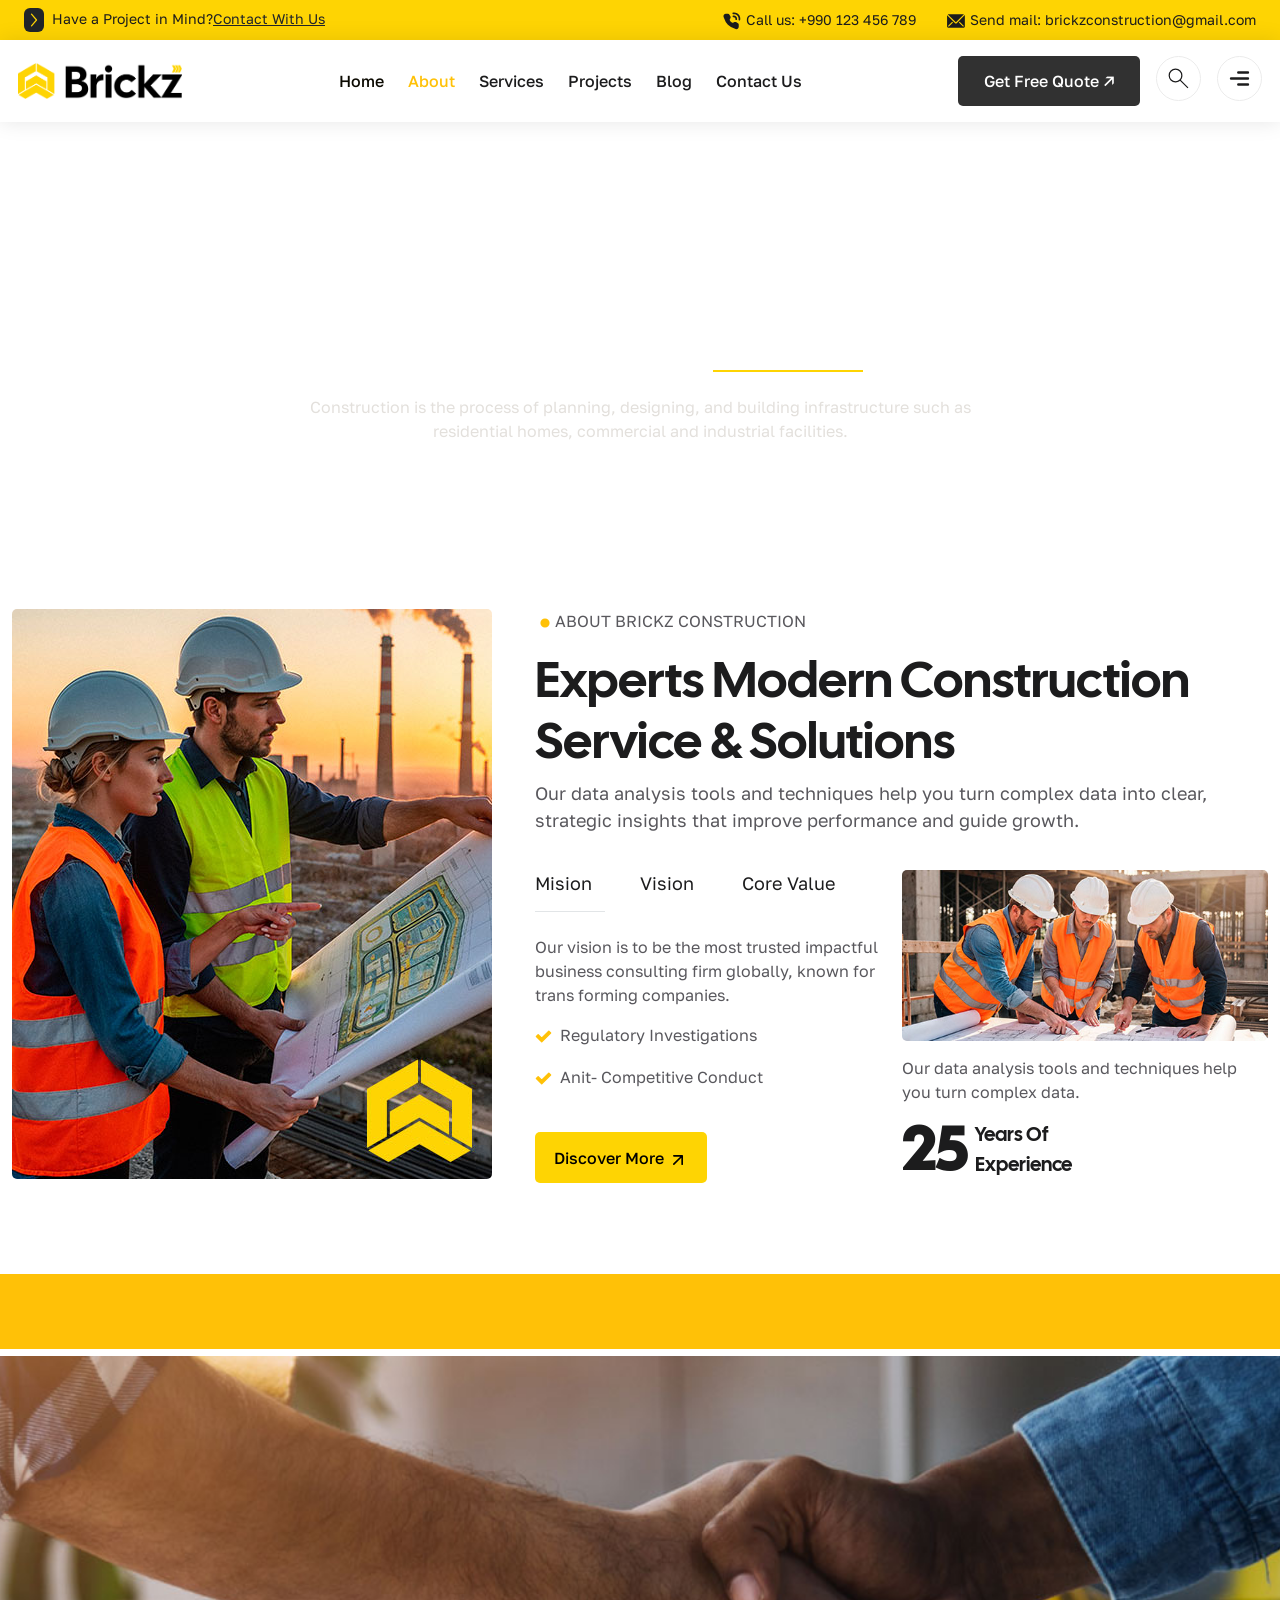
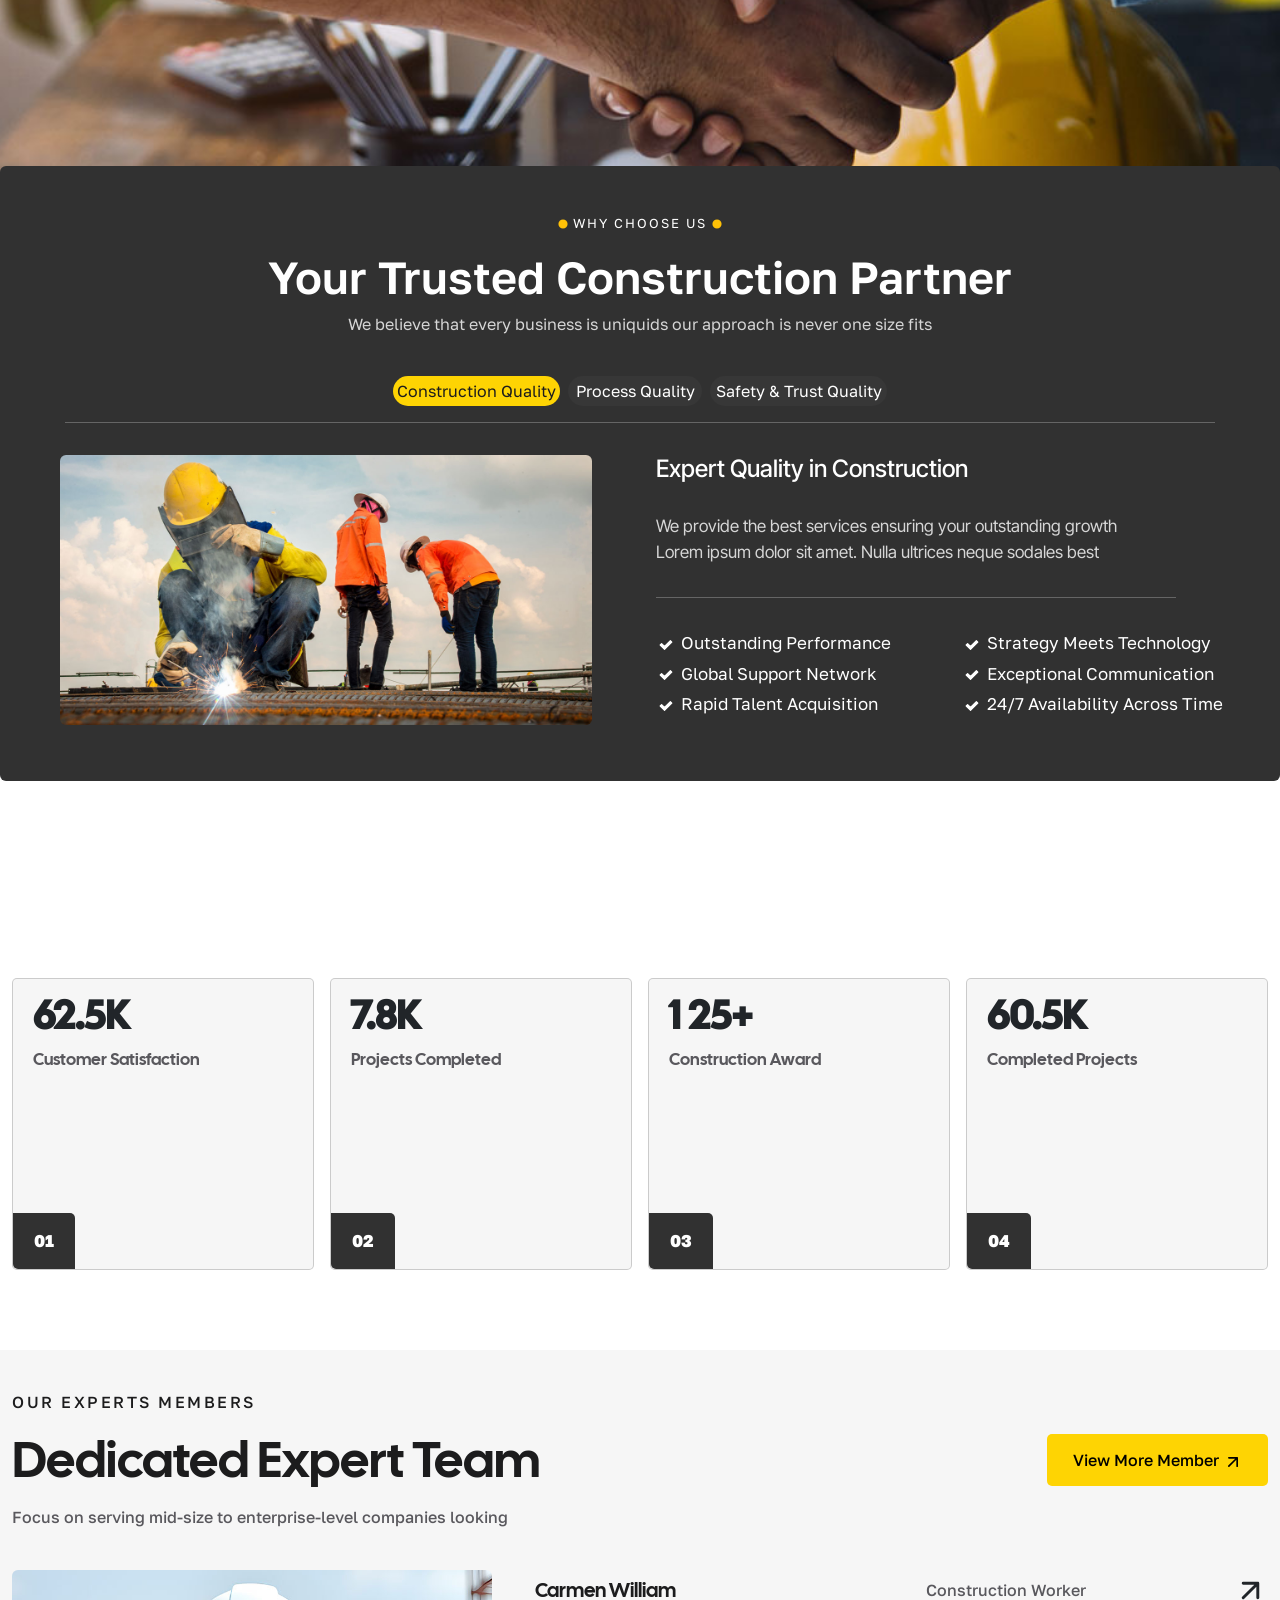
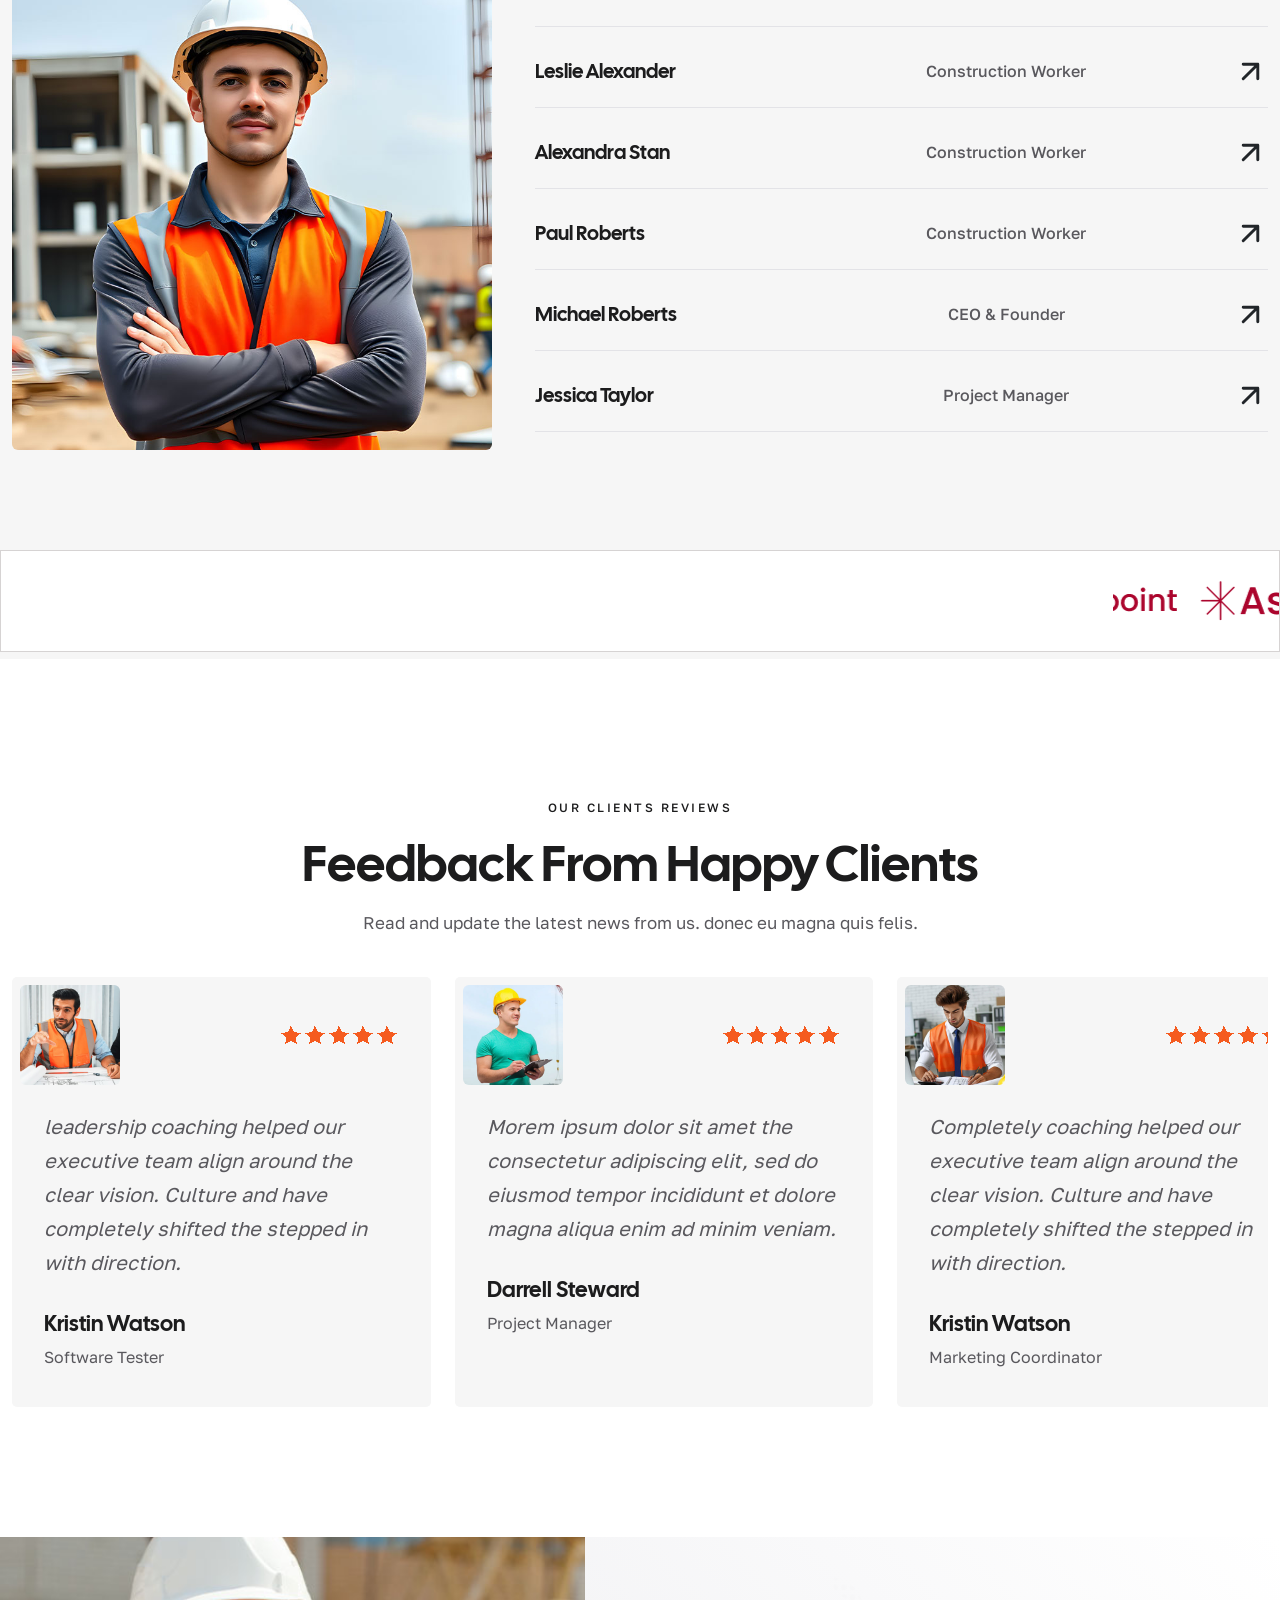
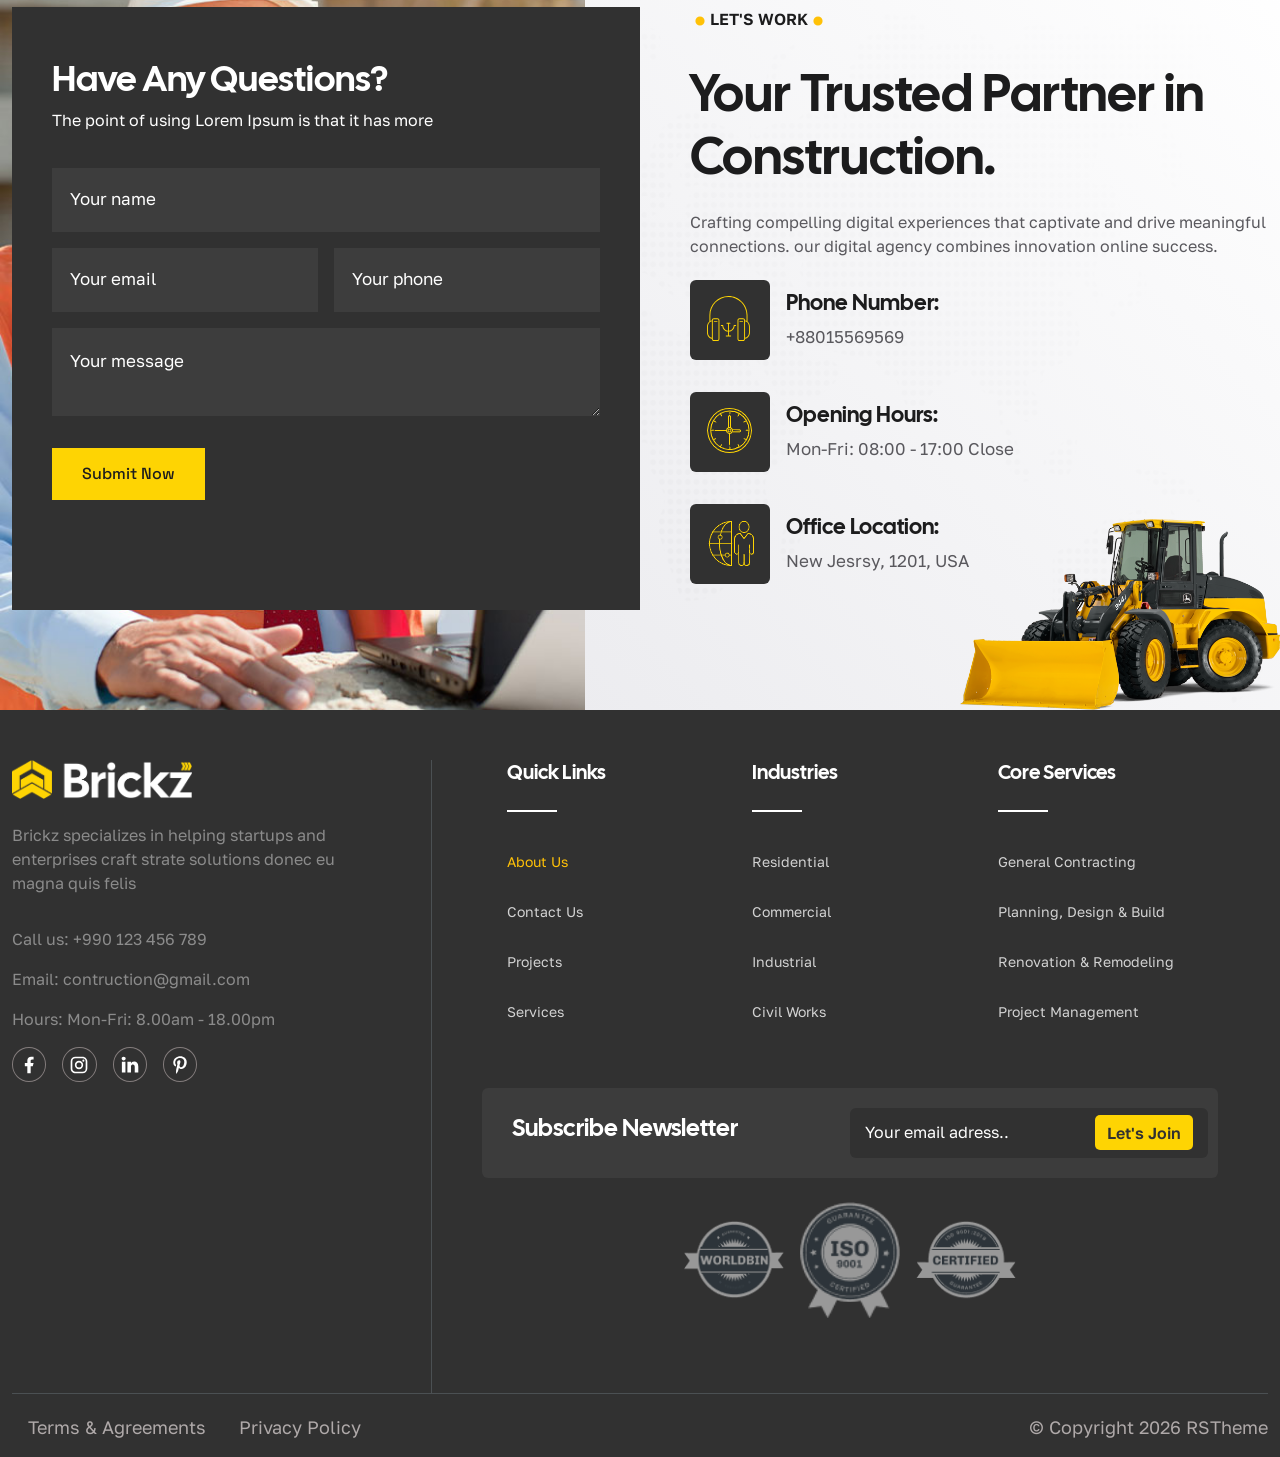
<file: about.html>
<!DOCTYPE html>
<html lang="en">

<head>
    <meta charset="UTF-8">
    <meta name="viewport" content="width=device-width, initial-scale=1.0">
    <link rel="icon" type="image/webp" href="./images/icon_head.png">
    <title>About Us 02 - Brickz Construction WordPress Theme</title>
    <link rel="stylesheet" href="./about.css">
    <script src="./about.js"></script>
    <!-- Fonts -->
    <link rel="preconnect" href="https://fonts.googleapis.com">
    <link rel="preconnect" href="https://fonts.gstatic.com" crossorigin>
    <link href="https://fonts.googleapis.com/css2?family=Space+Grotesk:wght@300..700&display=swap" rel="stylesheet">
    <link rel="preconnect" href="https://fonts.googleapis.com">
    <link rel="preconnect" href="https://fonts.gstatic.com" crossorigin>
    <link
        href="https://fonts.googleapis.com/css2?family=Cal+Sans&family=Golos+Text:wght@400..900&family=Inter+Tight:ital,wght@0,100..900;1,100..900&display=swap"
        rel="stylesheet">
    <!-- bootstrap -->
    <link href="https://cdn.jsdelivr.net/npm/bootstrap@5.3.8/dist/css/bootstrap.min.css" rel="stylesheet"
        integrity="sha384-sRIl4kxILFvY47J16cr9ZwB07vP4J8+LH7qKQnuqkuIAvNWLzeN8tE5YBujZqJLB" crossorigin="anonymous">
    <script src="https://cdn.jsdelivr.net/npm/bootstrap@5.3.8/dist/js/bootstrap.bundle.min.js"
        integrity="sha384-FKyoEForCGlyvwx9Hj09JcYn3nv7wiPVlz7YYwJrWVcXK/BmnVDxM+D2scQbITxI"
        crossorigin="anonymous"></script>
    <!-- animate && wow -->
    <link rel="stylesheet" href="https://cdnjs.cloudflare.com/ajax/libs/animate.css/4.1.1/animate.min.css" />
    <script src="https://cdnjs.cloudflare.com/ajax/libs/wow/1.1.2/wow.min.js"
        integrity="sha512-Eak/29OTpb36LLo2r47IpVzPBLXnAMPAVypbSZiZ4Qkf8p/7S/XRG5xp7OKWPPYfJT6metI+IORkR5G8F900+g=="
        crossorigin="anonymous" referrerpolicy="no-referrer">
        </script>
    <script>
        new WOW().init();
    </script>
</head>

<body>
    
    <div class="gg d-flex justify-content-between align-items-center px-4 py-2">
        <div class="gg1 col-6 d-flex d-none d-md-none d-lg-flex">
            <div class="bg-dark text-warning d-flex   justify-content-center align-items-center rounded">
                <svg xmlns="http://www.w3.org/2000/svg" width="24" height="24" viewBox="0 0 24 24">
                    <path fill="currentColor" fill-rule="evenodd"
                        d="M8.512 4.43a.75.75 0 0 1 1.057.082l6 7a.75.75 0 0 1 0 .976l-6 7a.75.75 0 0 1-1.138-.976L14.012 12L8.431 5.488a.75.75 0 0 1 .08-1.057"
                        clip-rule="evenodd" />
                </svg>
            </div>
            <p class="ps-2 mb-0">Have a Project in Mind?</p>
            <a class="text-dark" href="">Contact With Us</a>
        </div>
        <div
            class="gg2 col-12 col-md-12 col-lg-6 justify-content-center align-items-center justify-content-md-center align-items-md-center justify-content-lg-end align-items-lg-end d-flex flex-wrap  gap-4">
            <p class="mb-0 col-12 col-md-12 col-lg-4 text-center"><svg xmlns="http://www.w3.org/2000/svg" width="20"
                    height="20" viewBox="0 0 48 48">
                    <g fill="none" stroke="currentColor" stroke-linejoin="round" stroke-width="4">
                        <path stroke-linecap="round"
                            d="M41.78 20.607a13.1 13.1 0 0 0-.25-5.102a12.94 12.94 0 0 0-3.415-6.018a12.94 12.94 0 0 0-6.018-3.416a13.1 13.1 0 0 0-5.102-.249m7.195 13.982a5.99 5.99 0 0 0-1.692-5.132a5.99 5.99 0 0 0-5.132-1.692" />
                        <path fill="currentColor"
                            d="M14.376 8.794a2 2 0 0 1 1.748 1.03l2.447 4.406a2 2 0 0 1 .04 1.866l-2.357 4.713s.683 3.512 3.541 6.37c2.859 2.858 6.359 3.53 6.359 3.53l4.712-2.357a2 2 0 0 1 1.867.041l4.42 2.457a2 2 0 0 1 1.027 1.748v5.074c0 2.583-2.4 4.45-4.848 3.623c-5.028-1.696-12.832-4.927-17.78-9.873c-4.946-4.947-8.176-12.752-9.873-17.78c-.826-2.448 1.04-4.848 3.624-4.848z" />
                    </g>
                </svg> Call us: +990 123 456 789</p>
            <p class="mb-0"><svg xmlns="http://www.w3.org/2000/svg" width="20" height="20" viewBox="0 0 36 36">
                    <path fill="currentColor" d="M32.33 6a2 2 0 0 0-.41 0h-28a2 2 0 0 0-.53.08l14.45 14.39Z"
                        class="clr-i-solid clr-i-solid-path-1" />
                    <path fill="currentColor"
                        d="m33.81 7.39l-14.56 14.5a2 2 0 0 1-2.82 0L2 7.5a2 2 0 0 0-.07.5v20a2 2 0 0 0 2 2h28a2 2 0 0 0 2-2V8a2 2 0 0 0-.12-.61M5.3 28H3.91v-1.43l7.27-7.21l1.41 1.41Zm26.61 0h-1.4l-7.29-7.23l1.41-1.41l7.27 7.21Z"
                        class="clr-i-solid clr-i-solid-path-2" />
                    <path fill="none" d="M0 0h36v36H0z" />
                </svg> Send mail: brickzconstruction@gmail.com</p>
        </div>
    </div>
    <div style="padding-bottom: 80px;">
    </div>
    <header class="fixed-top d-flex justify-content-center flex-wrap w-100">
        <div class="container">
            <div class="head d-flex justify-content-between align-items-center py-3 z-3">
                <img class="ps-3" src="./images/head.png" width="180px" alt="logo">
                <nav class="d-sm-none d-md-none d-lg-flex gap-4 ">
                    <a class="yell text-decoration-none " href="./index.html">Home</a>
                    <a class="text-decoration-none text-warning" href="./about.html">About</a>
                    <a class="text-decoration-none" href="./services.html">Services</a>
                    <a class="text-decoration-none" href="./Projects.html">Projects</a>
                    <a class="text-decoration-none" href="./blog.html">Blog</a>
                    <a class="text-decoration-none" href="./contact.html">Contact Us</a>
                </nav>
                <div class="d-flex gap-3 pe-3 overflow-hidden">
                    <button class="d-sm-none d-md-none d-lg-flex text-center border-0 justify-content-center
                    align-items-center">Get
                        Free Quote &#8599;</button>
                    <svg class="d-flex d-none d-md-flex d-lg-flex" xmlns="http://www.w3.org/2000/svg" width="45"
                        height="45" viewBox="0 0 24 24">
                        <path fill="currentColor"
                            d="m19.485 20.154l-6.262-6.262q-.75.639-1.725.989t-1.96.35q-2.398 0-4.064-1.666Q3.808 11.898 3.808 9.5t1.666-4.064t4.064-1.667t4.065 1.667T15.269 9.5q0 1.042-.369 2.017t-.97 1.668l6.262 6.261zM9.539 14.23q1.99 0 3.36-1.37t1.37-3.361t-1.37-3.36t-3.36-1.37t-3.361 1.37t-1.37 3.36t1.37 3.36t3.36 1.37" />
                    </svg>
                    <svg data-bs-toggle="offcanvas" data-bs-target="#offcanvasExample" aria-controls="offcanvasExample"
                        xmlns="http://www.w3.org/2000/svg" width="45" height="45" viewBox="0 0 24 24">
                        <path fill="none" stroke="currentColor" stroke-linecap="round" stroke-linejoin="round"
                            stroke-width="2" d="M11 17h8M5 12h14m-8-5h8" />
                    </svg>
                </div>
                <div class="off1 offcanvas offcanvas-end" tabindex="-1" id="offcanvasExample"
                    aria-labelledby="offcanvasExampleLabel">
                    <div class="off2 offcanvas-header d-flex col-12">
                        <h5 class="offcanvas-title" id="offcanvasExampleLabel"> <img class="ps-3 pt-5 col-10"
                                src="./images/logo_002.png" width="180px" alt=""></h5>
                        <button class="btn-close" data-bs-dismiss="offcanvas" aria-label="Close"></button>
                    </div>
                    <div class="offcanvas-body">
                        <div>
                            <div class="off3 d-flex flex-column ps-3">
                                <a class="yell text-decoration-none " href="./index.html">Home</a>
                                <a class="text-decoration-none text-warning" href="./about.html">About</a>
                                <a class="text-decoration-none" href="./services.html">Services</a>
                                <a class="text-decoration-none" href="./Projects.html">Projects</a>
                                <a class="text-decoration-none" href="./blog.html">Blog</a>
                                <a class="text-decoration-none" href="./contact.html">Contact Us</a>
                            </div>
                        </div>

                    </div>
                </div>
            </div>
        </div>
    </header>
    <section id="bg">
        <div class="container d-flex flex-column justify-content-center align-items-center text-center">
            <div class="back d-flex justify-content-center align-items-center gap-3">
                <a class="text text-decoration-none" href="./index.html">Home</a>
                <p class="p1">>></p>
                <p class="p2">About Us 02</p>
            </div>
            <h3>About Us 02</h3>
            <h2 class="title col-12"></h2>
            <p class="p3">Construction is the process of planning, designing, and building infrastructure such as
                residential
                homes, commercial and industrial facilities.</p>
        </div>
    </section>
    <section id="sec-2">
        <div class="container d-flex flex-wrap col-12">
            <!-- Left -->
            <div
                class="Left_img d-flex justify-content-center align-items-center justify-content-md-start align-items-md-start justify-content-lg-start align-items-lg-start col-12 col-md-12 col-lg-5 ">
                <img class="animate__animated animate__fadeInLeft wow" src="./images/hm_00002.jpg" alt="engineer">
            </div>
            <!-- right -->
            <div class="all-right col-12 col-md-12 col-lg-7">
                <!-- top -->
                <div class="text-top col-12">
                    <p class="p1"><svg class="text-warning" xmlns="http://www.w3.org/2000/svg" width="20" height="20"
                            viewBox="0 0 48 48">
                            <path fill="currentColor" stroke="currentColor" stroke-width="4"
                                d="M24 33a9 9 0 1 0 0-18a9 9 0 0 0 0 18Z" />
                        </svg><span>About Brickz Construction</span></p>
                    <h2 class="animate__animated animate__zoomIn wow">Experts Modern Construction Service & Solutions
                    </h2>
                    <p class="p2">Our data analysis tools and techniques help you turn complex data into clear,
                        strategic insights
                        that improve performance and guide growth.</p>
                </div>
                <!-- bottom -->
                <div class="all-bottom d-flex flex-wrap col-12">
                    <!-- b left -->
                    <div class="b-left col-12 col-md-12 col-lg-6">
                        <!-- top -->
                        <div
                            class="text-3 d-flex flex-column flex-md-column flex-lg-row flex-wrap gap-0 gap-md-0 gap-lg-5">
                            <span>Mision</span>
                            <h2 class="title col-12 d-flex d-md-flex d-lg-none"></h2>
                            <span>Vision</span>
                            <h2 class="title col-12 d-flex d-md-flex d-lg-none"></h2>
                            <span>Core Value</span>
                            <h2 class="title col-12 d-flex d-md-flex d-lg-none"></h2>
                        </div>
                        <h2 class="title col-12 d-none d-md-none d-lg-flex"></h2>
                        <div class="text-and-button">
                            <p class="d-none d-md-none d-lg-flex">Our vision is to be the most trusted impactful
                                business consulting firm globally, known
                                for trans forming companies.</p>
                            <p class="d-none d-md-none d-lg-flex"><span><svg class="text-warning pe-2"
                                        xmlns="http://www.w3.org/2000/svg" width="25" height="25" viewBox="0 0 48 48">
                                        <path fill="currentColor" fill-rule="evenodd" stroke="currentColor"
                                            stroke-linecap="round" stroke-linejoin="round" stroke-width="4"
                                            d="m4 24l5-5l10 10L39 9l5 5l-25 25z" clip-rule="evenodd" />
                                    </svg></span> Regulatory Investigations</p>
                            <p class="d-none d-md-none d-lg-flex"><span><svg class="text-warning pe-2"
                                        xmlns="http://www.w3.org/2000/svg" width="25" height="25" viewBox="0 0 48 48">
                                        <path fill="currentColor" fill-rule="evenodd" stroke="currentColor"
                                            stroke-linecap="round" stroke-linejoin="round" stroke-width="4"
                                            d="m4 24l5-5l10 10L39 9l5 5l-25 25z" clip-rule="evenodd" />
                                    </svg></span> Anit- Competitive Conduct</p>
                            <div class="bt"><button>Discover More <svg xmlns="http://www.w3.org/2000/svg" width="20"
                                        height="20" viewBox="0 0 24 24">
                                        <path fill="currentColor"
                                            d="M17.92 6.62a1 1 0 0 0-.54-.54A1 1 0 0 0 17 6H7a1 1 0 0 0 0 2h7.59l-8.3 8.29a1 1 0 0 0 0 1.42a1 1 0 0 0 1.42 0L16 9.41V17a1 1 0 0 0 2 0V7a1 1 0 0 0-.08-.38" />
                                    </svg></button></div>
                        </div>
                    </div>
                    <!-- b right -->
                    <div class="b-right col-12 col-md-12 col-lg-6 overflow-hidden">
                        <div
                            class="imgg d-flex justify-content-center align-items-center justify-content-md-start align-items-md-start justify-content-lg-start align-items-lg-start col-12 col-md-9 col-lg-12">
                            <img src="./images/about_tab00001.jpg" alt="engineer">
                        </div>
                        <p>Our data analysis tools and techniques help you turn complex data.</p>
                        <!-- b right img -->
                        <div class="experience d-flex justify-content-start align-items-center gap-2">
                            <span class="sp1">25</span>
                            <span class="sp2">Years Of Experience</span>
                        </div>
                    </div>
                </div>
            </div>
        </div>
    </section>
    <section id="sec-3">
        <marquee class="bg-warning" direction="right">
            <div class="inimation d-flex justify-content-center align-items-center gap-4 py-1">
                <p>Construction</p>
                <img src="./images/astrek.png" width="25px" height="25px" alt="icon">
                <p>Building</p>icon
                <img src="./images/astrek.png" width="25px" height="25px" alt="">
                <p>Renovation</p>
                <img src="./images/astrek.png" width="25px" height="25px" alt="icon">
                <p>Construction</p>
                <img src="./images/astrek.png" width="25px" height="25px" alt="icon">
                <p>Building</p>
                <img src="./images/astrek.png" width="25px" height="25px" alt="icon">
                <p>Renovation</p>
                <img src="./images/astrek.png" width="25px" height="25px" alt="icon">
                <p>Construction</p>
                <img src="./images/astrek.png" width="25px" height="25px" alt="icon">
                <p>Building</p>
                <img src="./images/astrek.png" width="25px" height="25px" alt="icon">
                <p>Renovation</p>
                <img src="./images/astrek.png" width="25px" height="25px" alt="icon">
            </div>
        </marquee>
        <div class="position-relative">
            <img class="imgg d-none d-md-none d-lg-flex" src="./images/bg_sec_7.jpg" alt="">
            <div class="div_absol container pb-5 rounded position-absolute">
                <div class="text_top text-center d-flex flex-column justify-content-center align-items-center">
                    <p class="p1 pt-5 col-12"><svg class="text-warning" xmlns="http://www.w3.org/2000/svg" width="20"
                            height="20" viewBox="0 0 48 48">
                            <path fill="currentColor" stroke="currentColor" stroke-width="4"
                                d="M24 33a9 9 0 1 0 0-18a9 9 0 0 0 0 18Z" />
                        </svg><span>Why choose us</span><svg class="text-warning" xmlns="http://www.w3.org/2000/svg"
                            width="20" height="20" viewBox="0 0 48 48">
                            <path fill="currentColor" stroke="currentColor" stroke-width="4"
                                d="M24 33a9 9 0 1 0 0-18a9 9 0 0 0 0 18Z" />
                        </svg>
                    </p>
                    <h2 class="h2_1 h1 animate__animated animate__fadeIn wow">Your Trusted Construction Partner</h2>
                    <p class="p2">We believe that every business is uniquids our approach is never one size fits</p>
                </div>
                <div class="butt d-flex justify-content-center align-items-center pt-4 gap-2">
                    <button class="but1 justify-content-center align-items-center border-0">Construction
                        Quality</button>
                    <button
                        class="but2 d-none d-md-none d-lg-flex justify-content-center align-items-center border-0">Process
                        Quality</button>
                    <button
                        class="but3 d-none d-md-none d-lg-flex justify-content-center align-items-center border-0">Safety
                        &
                        Trust Quality</button>
                </div>
                <span class="d-none d-md-none d-lg-flex justify-content-center align-items-center pb-3">
                    <hr>
                </span>
                <div class="div_bottom d-flex flex-column flex-md-column flex-lg-row col-12 pb-2">
                    <div class="div_imgg col-12 col-md-12 col-lg-6 d-flex align-items-center justify-content-center">
                        <img class="rounded" src="./images/img_absolute.jpg" alt="engineer">
                    </div>
                    <div class="div_text col-12 col-md-12 col-lg-6 ps-lg-3">
                        <h5>Expert Quality in Construction</h5>
                        <p class="p_parent">We provide the best services ensuring your outstanding growth Lorem ipsum
                            dolor
                            sit amet. Nulla
                            ultrices neque sodales best</p>
                        <span class="d-flex pb-3">
                            <hr>
                        </span>
                        <div class="d-flex flex-wrap col-12">
                            <p class="col-12 col-md-4 col-lg-6"><svg xmlns="http://www.w3.org/2000/svg" width="48"
                                    height="48" viewBox="0 0 48 48">
                                    <path fill="currentColor" fill-rule="evenodd" stroke="currentColor"
                                        stroke-linecap="round" stroke-linejoin="round" stroke-width="4"
                                        d="m4 24l5-5l10 10L39 9l5 5l-25 25z" clip-rule="evenodd" />
                                </svg><span>Outstanding Performance</span></p>
                            <p class="col-12 col-md-4 col-lg-6"><svg xmlns="http://www.w3.org/2000/svg" width="48"
                                    height="48" viewBox="0 0 48 48">
                                    <path fill="currentColor" fill-rule="evenodd" stroke="currentColor"
                                        stroke-linecap="round" stroke-linejoin="round" stroke-width="4"
                                        d="m4 24l5-5l10 10L39 9l5 5l-25 25z" clip-rule="evenodd" />
                                </svg><span>Strategy Meets Technology</span></p>
                            <p class="col-12 col-md-4 col-lg-6"><svg xmlns="http://www.w3.org/2000/svg" width="48"
                                    height="48" viewBox="0 0 48 48">
                                    <path fill="currentColor" fill-rule="evenodd" stroke="currentColor"
                                        stroke-linecap="round" stroke-linejoin="round" stroke-width="4"
                                        d="m4 24l5-5l10 10L39 9l5 5l-25 25z" clip-rule="evenodd" />
                                </svg><span>Global Support Network</span></p>
                            <p class="col-12 col-md-4 col-lg-6"><svg xmlns="http://www.w3.org/2000/svg" width="48"
                                    height="48" viewBox="0 0 48 48">
                                    <path fill="currentColor" fill-rule="evenodd" stroke="currentColor"
                                        stroke-linecap="round" stroke-linejoin="round" stroke-width="4"
                                        d="m4 24l5-5l10 10L39 9l5 5l-25 25z" clip-rule="evenodd" />
                                </svg><span>Exceptional Communication</span></p>
                            <p class="col-12 col-md-4 col-lg-6"><svg xmlns="http://www.w3.org/2000/svg" width="48"
                                    height="48" viewBox="0 0 48 48">
                                    <path fill="currentColor" fill-rule="evenodd" stroke="currentColor"
                                        stroke-linecap="round" stroke-linejoin="round" stroke-width="4"
                                        d="m4 24l5-5l10 10L39 9l5 5l-25 25z" clip-rule="evenodd" />
                                </svg><span>Rapid Talent Acquisition</span></p>
                            <p class="col-12 col-md-4 col-lg-6"><svg xmlns="http://www.w3.org/2000/svg" width="48"
                                    height="48" viewBox="0 0 48 48">
                                    <path fill="currentColor" fill-rule="evenodd" stroke="currentColor"
                                        stroke-linecap="round" stroke-linejoin="round" stroke-width="4"
                                        d="m4 24l5-5l10 10L39 9l5 5l-25 25z" clip-rule="evenodd" />
                                </svg><span>24/7 Availability Across Time</span></p>
                        </div>
                        <div class="butt d-flex d-md-flex d-lg-none flex-column gap-3">
                            <button class="justify-content-center align-items-center border-0">Process Quality</button>
                            <button class="justify-content-center align-items-center border-0">Safety & Trust
                                Quality</button>
                        </div>
                    </div>
                </div>
            </div>
        </div>
    </section>
    <section id="sec-4">
        <div class="container">
            <div class="row g-3">
                <div class="col-12 col-md-6 col-lg-3">
                    <div class="card position-relative">
                        <h3>62.5K</h3>
                        <p>Customer Satisfaction</p>
                        <div class="position-absolute">
                            <p>01</p>
                        </div>
                    </div>
                </div>
                <div class="col-12 col-md-6 col-lg-3">
                    <div class="card position-relative">
                        <h3>7.8K</h3>
                        <p>Projects Completed</p>
                        <div class="position-absolute">
                            <p>02</p>
                        </div>
                    </div>
                </div>
                <div class="col-12 col-md-6 col-lg-3">
                    <div class="card position-relative">
                        <h3>1 25+</h3>
                        <p>Construction Award</p>
                        <div class="position-absolute">
                            <p>03</p>
                        </div>
                    </div>
                </div>
                <div class="col-12 col-md-6 col-lg-3">
                    <div class="card position-relative">
                        <h3>60.5K</h3>
                        <p>Completed Projects</p>
                        <div class="position-absolute">
                            <p>04</p>
                        </div>
                    </div>
                </div>
            </div>
        </div>
    </section>
    <section id="sec-5">
        <div class="container">
            <header class="d-flex flex-wrap col-12 justify-content-between align-items-center">
                <div
                    class="div1 col-12 col-md-6 col-lg-6 d-flex flex-column align-items-center align-items-md-start align-items-lg-start">
                    <span>Our Experts Members</span>
                    <h2 class="text-center text-md-start text-lg-start animate__animated animate__bounceInLeft wow">
                        Dedicated Expert Team</h2>
                    <p class="text-center text-md-start text-lg-start">Focus on serving mid-size to enterprise-level
                        companies looking</p>
                </div>
                <div
                    class="div2 col-12 col-md-6 col-lg-6 d-flex justify-content-center justify-content-md-end justify-content-lg-end">
                    <button>View More Member <svg xmlns="http://www.w3.org/2000/svg" width="20" height="20"
                            viewBox="0 0 24 24">
                            <path fill="currentColor"
                                d="M17.92 6.62a1 1 0 0 0-.54-.54A1 1 0 0 0 17 6H7a1 1 0 0 0 0 2h7.59l-8.3 8.29a1 1 0 0 0 0 1.42a1 1 0 0 0 1.42 0L16 9.41V17a1 1 0 0 0 2 0V7a1 1 0 0 0-.08-.38" />
                        </svg></button>
                </div>
            </header>
            <main class="col-12 d-flex flex-wrap">
                <div class="imgg col-12 col-md-12 col-lg-5">
                    <img class="col-12 col-md-12 col-lg-11 rounded" src="./images/sec-5.jpg" alt="engineericon">
                </div>
                <div class="text col-12 col-md-12 col-lg-7 d-flex flex-column gap-2">
                    <div class="gridd d-flex flex-column flex-wrap">
                        <div class="col-12 d-flex flex-wrap justify-content-between align-items-center">
                            <h3 class="col-12 col-md-4 col-lg-4 pt-2">Carmen William</h3>
                            <p class="m-0">Construction Worker</p>
                            <svg xmlns="http://www.w3.org/2000/svg" width="35" height="35" viewBox="0 0 24 24">
                                <path fill="currentColor"
                                    d="M17.92 6.62a1 1 0 0 0-.54-.54A1 1 0 0 0 17 6H7a1 1 0 0 0 0 2h7.59l-8.3 8.29a1 1 0 0 0 0 1.42a1 1 0 0 0 1.42 0L16 9.41V17a1 1 0 0 0 2 0V7a1 1 0 0 0-.08-.38" />
                            </svg>
                        </div>
                        <span>
                            <hr>
                        </span>
                    </div>
                    <div class="gridd d-flex flex-column flex-wrap">
                        <div class="col-12 d-flex flex-wrap justify-content-between align-items-center">
                            <h3 class="col-12 col-md-4 col-lg-4 pt-2">Leslie Alexander</h3>
                            <p class="m-0">Construction Worker</p>
                            <svg xmlns="http://www.w3.org/2000/svg" width="35" height="35" viewBox="0 0 24 24">
                                <path fill="currentColor"
                                    d="M17.92 6.62a1 1 0 0 0-.54-.54A1 1 0 0 0 17 6H7a1 1 0 0 0 0 2h7.59l-8.3 8.29a1 1 0 0 0 0 1.42a1 1 0 0 0 1.42 0L16 9.41V17a1 1 0 0 0 2 0V7a1 1 0 0 0-.08-.38" />
                            </svg>
                        </div>
                        <span>
                            <hr>
                        </span>
                    </div>
                    <div class="gridd d-flex flex-column flex-wrap">
                        <div class="col-12 d-flex flex-wrap justify-content-between align-items-center">
                            <h3 class="col-12 col-md-4 col-lg-4 pt-2">Alexandra Stan</h3>
                            <p class="m-0">Construction Worker</p>
                            <svg xmlns="http://www.w3.org/2000/svg" width="35" height="35" viewBox="0 0 24 24">
                                <path fill="currentColor"
                                    d="M17.92 6.62a1 1 0 0 0-.54-.54A1 1 0 0 0 17 6H7a1 1 0 0 0 0 2h7.59l-8.3 8.29a1 1 0 0 0 0 1.42a1 1 0 0 0 1.42 0L16 9.41V17a1 1 0 0 0 2 0V7a1 1 0 0 0-.08-.38" />
                            </svg>
                        </div>
                        <span>
                            <hr>
                        </span>
                    </div>
                    <div class="gridd d-flex flex-column flex-wrap">
                        <div class="col-12 d-flex flex-wrap justify-content-between align-items-center">
                            <h3 class="col-12 col-md-4 col-lg-4 pt-2">Paul Roberts</h3>
                            <p class="m-0">Construction Worker</p>
                            <svg xmlns="http://www.w3.org/2000/svg" width="35" height="35" viewBox="0 0 24 24">
                                <path fill="currentColor"
                                    d="M17.92 6.62a1 1 0 0 0-.54-.54A1 1 0 0 0 17 6H7a1 1 0 0 0 0 2h7.59l-8.3 8.29a1 1 0 0 0 0 1.42a1 1 0 0 0 1.42 0L16 9.41V17a1 1 0 0 0 2 0V7a1 1 0 0 0-.08-.38" />
                            </svg>
                        </div>
                        <span>
                            <hr>
                        </span>
                    </div>
                    <div class="gridd d-flex flex-column flex-wrap">
                        <div class="col-12 d-flex flex-wrap justify-content-between align-items-center">
                            <h3 class="col-12 col-md-4 col-lg-4 pt-2">Michael Roberts</h3>
                            <p class="m-0">CEO & Founder</p>
                            <svg xmlns="http://www.w3.org/2000/svg" width="35" height="35" viewBox="0 0 24 24">
                                <path fill="currentColor"
                                    d="M17.92 6.62a1 1 0 0 0-.54-.54A1 1 0 0 0 17 6H7a1 1 0 0 0 0 2h7.59l-8.3 8.29a1 1 0 0 0 0 1.42a1 1 0 0 0 1.42 0L16 9.41V17a1 1 0 0 0 2 0V7a1 1 0 0 0-.08-.38" />
                            </svg>
                        </div>
                        <span>
                            <hr>
                        </span>
                    </div>
                    <div class="gridd d-flex flex-column flex-wrap">
                        <div class="col-12 d-flex flex-wrap justify-content-between align-items-center">
                            <h3 class="col-12 col-md-4 col-lg-4 pt-2">Jessica Taylor</h3>
                            <p class="m-0">Project Manager</p>
                            <svg xmlns="http://www.w3.org/2000/svg" width="35" height="35" viewBox="0 0 24 24">
                                <path fill="currentColor"
                                    d="M17.92 6.62a1 1 0 0 0-.54-.54A1 1 0 0 0 17 6H7a1 1 0 0 0 0 2h7.59l-8.3 8.29a1 1 0 0 0 0 1.42a1 1 0 0 0 1.42 0L16 9.41V17a1 1 0 0 0 2 0V7a1 1 0 0 0-.08-.38" />
                            </svg>
                        </div>
                        <span>
                            <hr>
                        </span>
                    </div>
                </div>
            </main>
        </div>
        <footer>
            <marquee direction="left">
                <div class="inimation d-flex overflow-auto justify-content-center align-items-center gap-4 py-1">
                    <img src="./images/ptnr-b-icons1 (1).png" alt="icon">
                    <img src="./images/ptnr-b-icons1.png" alt="icon">
                    <img src="./images/ptnr-b-icons10.png" alt="icon">
                    <img src="./images/ptnr-b-icons11.png" alt="icon">
                    <img src="./images/ptnr-b-icons12.png" alt="icon">
                    <img src="./images/ptnr-b-icons2.png" alt="icon">
                    <img src="/images/ptnr-b-icons3.png" alt="icon">
                    <img src="./images/ptnr-b-icons4.png" alt="icon">
                    <img src="./images/ptnr-b-icons4.png" alt="icon">
                    <img src="./images/ptnr-b-icons6.png" alt="icon">
                    <img src="./images/ptnr-b-icons7.png" alt="icon">
                    <img src="./images/ptnr-b-icons9.png" alt="icon">
                </div>
            </marquee>
        </footer>
    </section>
    <section id="sec-6">
        <div class="container">
            <header class="text-center d-flex flex-column gap-3">
                <span>Our Clients Reviews</span>
                <h2 class="m-0 animate__animated animate__fadeIn wow">Feedback From Happy Clients</h2>
                <p>Read and update the latest news from us. donec eu magna quis felis.</p>
            </header>
            <aside>
                <div class="parent col-12 d-flex overflow-auto">
                    <div class="card col-12 col-md-6 col-lg-4 p-2 me-4">
                        <div class="d-flex justify-content-between align-items-center pb-4 pe-4">
                            <img class="rounded" src="./images/client_01.jpg" width="100px" alt="Client">
                            <img src="./images/stars.png" alt="icon">
                        </div>
                        <p class="px-4">leadership coaching helped our executive team align around the clear vision.
                            Culture and have completely shifted the stepped in with direction.</p>
                        <h5 class="ps-4">Kristin Watson</h5>
                        <span class="ps-4">Software Tester</span>
                    </div>
                    <div class="card col-12 col-md-6 col-lg-4 p-2 me-4">
                        <div class="d-flex justify-content-between align-items-center pb-4 pe-4">
                            <img class="rounded" src="./images/client_02.jpg" width="100px" alt="Client">
                            <img src="./images/stars.png" alt="icon">
                        </div>
                        <p class="px-4">Morem ipsum dolor sit amet the consectetur adipiscing elit, sed do eiusmod
                            tempor incididunt
                            et dolore magna aliqua enim ad minim veniam. </p>
                        <h5 class="ps-4">Darrell Steward</h5>
                        <span class="ps-4">Project Manager</span>
                    </div>
                    <div class="card col-12 col-md-6 col-lg-4 p-2 me-4">
                        <div class="d-flex justify-content-between align-items-center pb-4 pe-4">
                            <img class="rounded" src="./images/client_03.jpg" width="100px" alt="Client">
                            <img src="./images/stars.png" alt="icon">
                        </div>
                        <p class="px-4">Completely coaching helped our executive team align around the clear vision.
                            Culture and have completely shifted the stepped in with direction.</p>
                        <h5 class="ps-4">Kristin Watson</h5>
                        <span class="ps-4">Marketing Coordinator</span>
                    </div>
                    <div class="card col-12 col-md-6 col-lg-4 p-2 me-4">
                        <div class="d-flex justify-content-between align-items-center pb-4 pe-4">
                            <img class="rounded" src="./images/client_04.jpg" width="100px" alt="Client">
                            <img src="./images/stars.png" alt="icon">
                        </div>
                        <p class="px-4">leadership coaching helped our executive team align around the clear vision.
                            Culture and have completely shifted the stepped in with direction.</p>
                        <h5 class="ps-4">Abdur Rashid</h5>
                        <span class="ps-4">Founder & CEO</span>
                    </div>
                    <div class="card col-12 col-md-6 col-lg-4 p-2 me-4">
                        <div class="d-flex justify-content-between align-items-center pb-4 pe-4">
                            <img class="rounded" src="./images/client_05.jpg" width="100px" alt="Client">
                            <img src="./images/stars.png" alt="icon">
                        </div>
                        <p class="px-4">leadership coaching helped our executive team align around the clear vision.
                            Culture and have completely shifted the stepped in with direction.</p>
                        <h5 class="ps-4">Brish Jhonson</h5>
                        <span class="ps-4">Web Developer</span>
                    </div>
                    <div class="card col-12 col-md-6 col-lg-4 p-2 me-4">
                        <div class="d-flex justify-content-between align-items-center pb-4 pe-4">
                            <img class="rounded" src="./images/client_06.jpg" width="100px" alt="Client">
                            <img src="./images/stars.png" alt="icon">
                        </div>
                        <p class="px-4">Morem ipsum dolor sit amet the consectetur adipiscing elit, sed do eiusmod
                            tempor incididunt
                            et dolore magna aliqua enim ad minim veniam. </p>
                        <h5 class="ps-4">Marry Jaen</h5>
                        <span class="ps-4">Web Designer</span>
                    </div>
                    <div class="card col-12 col-md-6 col-lg-4 p-2">
                        <div class="d-flex justify-content-between align-items-center pb-4 pe-4">
                            <img class="rounded" src="./images/client_07.jpg" width="100px" alt="">
                            <img src="./images/stars.png" alt="icon">
                        </div>
                        <p class="px-4">leadership coaching helped our executive team align around the clear vision.
                            Culture and have completely shifted the stepped in with direction.</p>
                        <h5 class="ps-4">Alen Walker</h5>
                        <span class="ps-4">Manager</span>
                    </div>
                </div>
            </aside>
        </div>
    </section>
    <footer id="sec-7">
        <div class="position-relative z-3">
            <div class="container">
                <div class="parent d-flex flex-wrap">
                    <div class="data col-12 col-md-12 col-lg-6">
                        <h3>Have Any Questions?</h3>
                        <p>The point of using Lorem Ipsum is that it has more</p>
                        <div class="input-up col-12 d-flex flex-wrap">
                            <div class="row g-3">
                                <div class="col-12">
                                    <input class="col-12" placeholder="Your name" type="name" />
                                </div>
                                <div class="col-12 col-md-6 col-6">
                                    <input class="col-12" placeholder="Your email" type="email">
                                </div>
                                <div class="col-12 col-md-6 col-6">
                                    <input class="col-12" placeholder="Your phone" type="number">
                                </div>
                                <div class="col-12">
                                    <textarea class="col-12" placeholder="Your message" name="" id=""></textarea>
                                </div>
                            </div>
                        </div>
                        <button>Submit Now</button>
                    </div>
                    <div class="communication-1 col-12 col-md-12 col-lg-6">
                        <p class="p1"><svg class="text-warning" xmlns="http://www.w3.org/2000/svg" width="20"
                                height="20" viewBox="0 0 48 48">
                                <path fill="currentColor" stroke="currentColor" stroke-width="4"
                                    d="M24 33a9 9 0 1 0 0-18a9 9 0 0 0 0 18Z" />
                            </svg><span>Let's Work</span><svg class="text-warning" xmlns="http://www.w3.org/2000/svg"
                                width="20" height="20" viewBox="0 0 48 48">
                                <path fill="currentColor" stroke="currentColor" stroke-width="4"
                                    d="M24 33a9 9 0 1 0 0-18a9 9 0 0 0 0 18Z" />
                            </svg>
                        </p>
                        <h2 class="animate__animated animate__fadeIn wow">Your Trusted Partner in Construction.</h2>
                        <p class="p2">Crafting compelling digital experiences that captivate and drive meaningful
                            connections. our
                            digital agency combines innovation online success.</p>

                        <div class="communication-2 col-12 d-flex align-items-center gap-3">
                            <div class="img-up d-flex justify-content-center align-items-center rounded"><img
                                    class="animate__animated animate__rubberBand" src="./images/con_11.png" alt="icon">
                            </div>
                            <div class="contact d-flex flex-column pt-3">
                                <h4>Phone Number:</h4>
                                <p>+88015569569</p>
                            </div>
                        </div>
                        <div class="communication-2 col-12 d-flex align-items-center gap-3">
                            <div class="img-up d-flex justify-content-center align-items-center rounded"><img
                                    class="animate__animated animate__rubberBand" src="./images/con22.png" alt="icon"></div>
                            <div class="contact d-flex flex-column pt-3">
                                <h4>Opening Hours:</h4>
                                <p>Mon-Fri: 08:00 - 17:00 Close</p>
                            </div>
                        </div>
                        <div class="communication-2 col-12 d-flex align-items-center gap-3">
                            <div class="img-up d-flex justify-content-center align-items-center rounded"><img
                                    class="animate__animated animate__rubberBand" src="./images/con_33.png" alt="icon">
                            </div>
                            <div class="contact d-flex flex-column pt-3">
                                <h4>Office Location:</h4>
                                <p>New Jesrsy, 1201, USA</p>
                            </div>
                        </div>
                    </div>
                </div>
            </div>
            <div class="icon-grar position-absolute bottom-0 end-0 z-3">
                <img class="" src="./images/grar.png" alt="logo">
            </div>
            <div class="bgb position-absolute bottom-0 start-0 d-none d-md-none d-lg-flex">
            </div>
        </div>
    </footer>
    <footer id="sec-8">
        <div class="container_1 container d-flex align-items-center flex-wrap col-12">
            <div class="contac d-flex flex-wrap pt-0 col-12">
                <div class="cv col-12 col-md-12 col-lg-4 pe-5">
                    <img class="col-12" src="./images/logo_002.png" alt="logo">
                    <p class="p1 pb-3 pt-4">Brickz specializes in helping startups and enterprises craft strate
                        solutions donec eu magna quis felis</p>
                    <p class="p2">Call us: +990 123 456 789</p>
                    <p class="p3">Email: contruction@gmail.com</p>
                    <p class="p4">Hours: Mon-Fri: 8.00am - 18.00pm</p>
                    <div class="social col-12 col-md-6 col-lg-6 d-flex  gap-3 pb-3">
                        <div><a target="_blank" href="https://facebook.com"><svg xmlns="http://www.w3.org/2000/svg"
                                    width="30" height="30" viewBox="0 0 24 24">
                                    <path fill="currentColor"
                                        d="M14 13.5h2.5l1-4H14v-2c0-1.03 0-2 2-2h1.5V2.14c-.326-.043-1.557-.14-2.857-.14C11.928 2 10 3.657 10 6.7v2.8H7v4h3V22h4z" />
                                </svg></a></div>
                        <div><a target="_blank" href="https://instagram.com"><svg xmlns="http://www.w3.org/2000/svg"
                                    width="30" height="30" viewBox="0 0 24 24">
                                    <path fill="currentColor"
                                        d="M7.8 2h8.4C19.4 2 22 4.6 22 7.8v8.4a5.8 5.8 0 0 1-5.8 5.8H7.8C4.6 22 2 19.4 2 16.2V7.8A5.8 5.8 0 0 1 7.8 2m-.2 2A3.6 3.6 0 0 0 4 7.6v8.8C4 18.39 5.61 20 7.6 20h8.8a3.6 3.6 0 0 0 3.6-3.6V7.6C20 5.61 18.39 4 16.4 4zm9.65 1.5a1.25 1.25 0 0 1 1.25 1.25A1.25 1.25 0 0 1 17.25 8A1.25 1.25 0 0 1 16 6.75a1.25 1.25 0 0 1 1.25-1.25M12 7a5 5 0 0 1 5 5a5 5 0 0 1-5 5a5 5 0 0 1-5-5a5 5 0 0 1 5-5m0 2a3 3 0 0 0-3 3a3 3 0 0 0 3 3a3 3 0 0 0 3-3a3 3 0 0 0-3-3" />
                                </svg></a></div>
                        <div><a target="_blank" href="https://linkedin.com"><svg xmlns="http://www.w3.org/2000/svg"
                                    width="30" height="30" viewBox="-2 -2 24 24">
                                    <path fill="currentColor"
                                        d="M19.959 11.719v7.379h-4.278v-6.885c0-1.73-.619-2.91-2.167-2.91c-1.182 0-1.886.796-2.195 1.565c-.113.275-.142.658-.142 1.043v7.187h-4.28s.058-11.66 0-12.869h4.28v1.824l-.028.042h.028v-.042c.568-.875 1.583-2.126 3.856-2.126c2.815 0 4.926 1.84 4.926 5.792M2.421.026C.958.026 0 .986 0 2.249c0 1.235.93 2.224 2.365 2.224h.028c1.493 0 2.42-.989 2.42-2.224C4.787.986 3.887.026 2.422.026zM.254 19.098h4.278V6.229H.254z" />
                                </svg></a></div>
                        <div><a target="_blank" href="https://twitter.com"><svg xmlns="http://www.w3.org/2000/svg"
                                    width="30" height="30" viewBox="0 0 16 16">
                                    <path fill="currentColor"
                                        d="M8.34 1C5.46 1 2.62 2.92 2.62 6.02c0 1.97 1.11 3.1 1.78 3.1c.28 0 .44-.77.44-.99c0-.26-.66-.82-.66-1.9c0-2.26 1.72-3.85 3.94-3.85c1.91 0 3.32 1.09 3.32 3.08c0 1.49-.6 4.28-2.53 4.28c-.7 0-1.3-.5-1.3-1.23c0-1.06.74-2.09.74-3.18c0-1.86-2.63-1.52-2.63.72c0 .47.06.99.27 1.42c-.39 1.67-1.18 4.15-1.18 5.87c0 .53.08 1.05.13 1.58c.1.11.05.1.19.04c1.41-1.94 1.36-2.31 2-4.85c.35.66 1.24 1.01 1.94 1.01c2.98 0 4.32-2.9 4.32-5.52c0-2.79-2.41-4.6-5.05-4.6" />
                                </svg></a></div>
                    </div>
                </div>
                <div class="vc d-flex flex-wrap col-12 col-md-12 col-lg-8">
                    <div class="cv1 col-12 col-md-4 col-lg-4">
                        <h4>Quick Links</h4>
                        <h2 class="title"></h2>
                        <a class="text-decoration-none" href="./about.html">
                            <p class="p1 pb-1 pt-4 text-warning"><span>>></span> About Us</p>
                        </a>
                        <a class="text-decoration-none" href="./contact.html">
                            <p class="p2 pb-1"><span>>></span> Contact Us</p>
                        </a>
                        <a class="text-decoration-none" href="./projects.html">
                            <p class="p3 pb-1"><span>>></span> Projects</p>
                        </a>
                        <a class="text-decoration-none" href="./services.html">
                            <p class="p4 pb-1"><span>>></span> Services</p>
                        </a>
                    </div>
                    <div class="cv1 col-12 col-md-4 col-lg-4">
                        <h4>Industries</h4>
                        <h2 class="title"></h2>
                        <p class="p1 pb-1 pt-4"><span>>></span> Residential</p>
                        <p class="p2 pb-1"><span>>></span> Commercial</p>
                        <p class="p3 pb-1"><span>>></span> Industrial</p>
                        <p class="p4 pb-1"><span>>></span> Civil Works</p>
                    </div>
                    <div class="cv1 col-12 col-md-4 col-lg-4">
                        <h4>Core Services</h4>
                        <h2 class="title"></h2>
                        <p class="p1 pb-1 pt-4"><span>>></span> General Contracting</p>
                        <p class="p2 pb-1"><span>>></span> Planning, Design & Build</p>
                        <p class="p3 pb-1"><span>>></span> Renovation & Remodeling</p>
                        <p class="p4 pb-1 pb-5"><span>>></span> Project Management</p>
                    </div>
                    <div class="parent rounded col-12 d-flex flex-wrap align-items-center">
                        <h3 class="col-12 col-md-12 col-lg-6">Subscribe Newsletter</h3>
                        <div class="inbut col-12 col-md-12 col-lg-6 d-flex align-items-center rounded">
                            <input placeholder="Your email adress.." type="email">
                            <button class="d-none d-md-flex d-lg-flex justify-content-center align-items-center">Let's
                                Join</button>
                        </div>
                        <div class="pt-4 pt-md-0 pt-lg-0 col-12">
                            <button class="d-flex d-md-none d-lg-none justify-content-center align-items-center">Let's
                                Join</button>
                        </div>
                    </div>
                    <div
                        class="imgg col-12 d-flex justify-content-center align-items-center gap-3 overflow-hidden  pt-4">
                        <img src="./images/footer-logo.png" alt="logo">
                        <img src="./images/brand-logo1-1.png" alt="logo">
                        <img src="./images/brand-logo1-2.png" alt="logo">
                    </div>
                </div>
            </div>
        </div>
        <div class="container_2 container d-flex flex-wrap align-items-center justify-content-center">
            <div
                class="text d-flex justify-content-center justify-content-md-start justify-content-lg-start col-12 col-md-6 col-lg-6">
                <div class="d-flex flex-wrap g-md-5 g-lg-4 col-12 text-center">
                    <p class="tex1 col-12 col-md-7 col-lg-4 m-0 pb-3">Terms & Agreements</p>
                    <p class="tex1 col-12 col-md-5 col-lg-3  m-0 pb-3">Privacy Policy</p>
                </div>
            </div>
            <div
                class="text col-12 col-md-6 col-lg-6 d-flex justify-content-center justify-content-md-end justify-content-lg-end align-items-end ">
                <p class="mb-3 mb-md-4 m-lg-0">© Copyright 2026 RSTheme</p>
            </div>
        </div>
    </footer>
    <button id="backToTop" class="back-to-top" title="Go to top">
        <svg viewBox="0 0 24 24" xmlns="http://www.w3.org/2000/svg">
            <path d="M12 4L12 20M12 4L5 11M12 4L19 11" stroke="currentColor" stroke-width="2" stroke-linecap="round"
                stroke-linejoin="round" />
        </svg>
    </button>
</body>

</html>
</file>
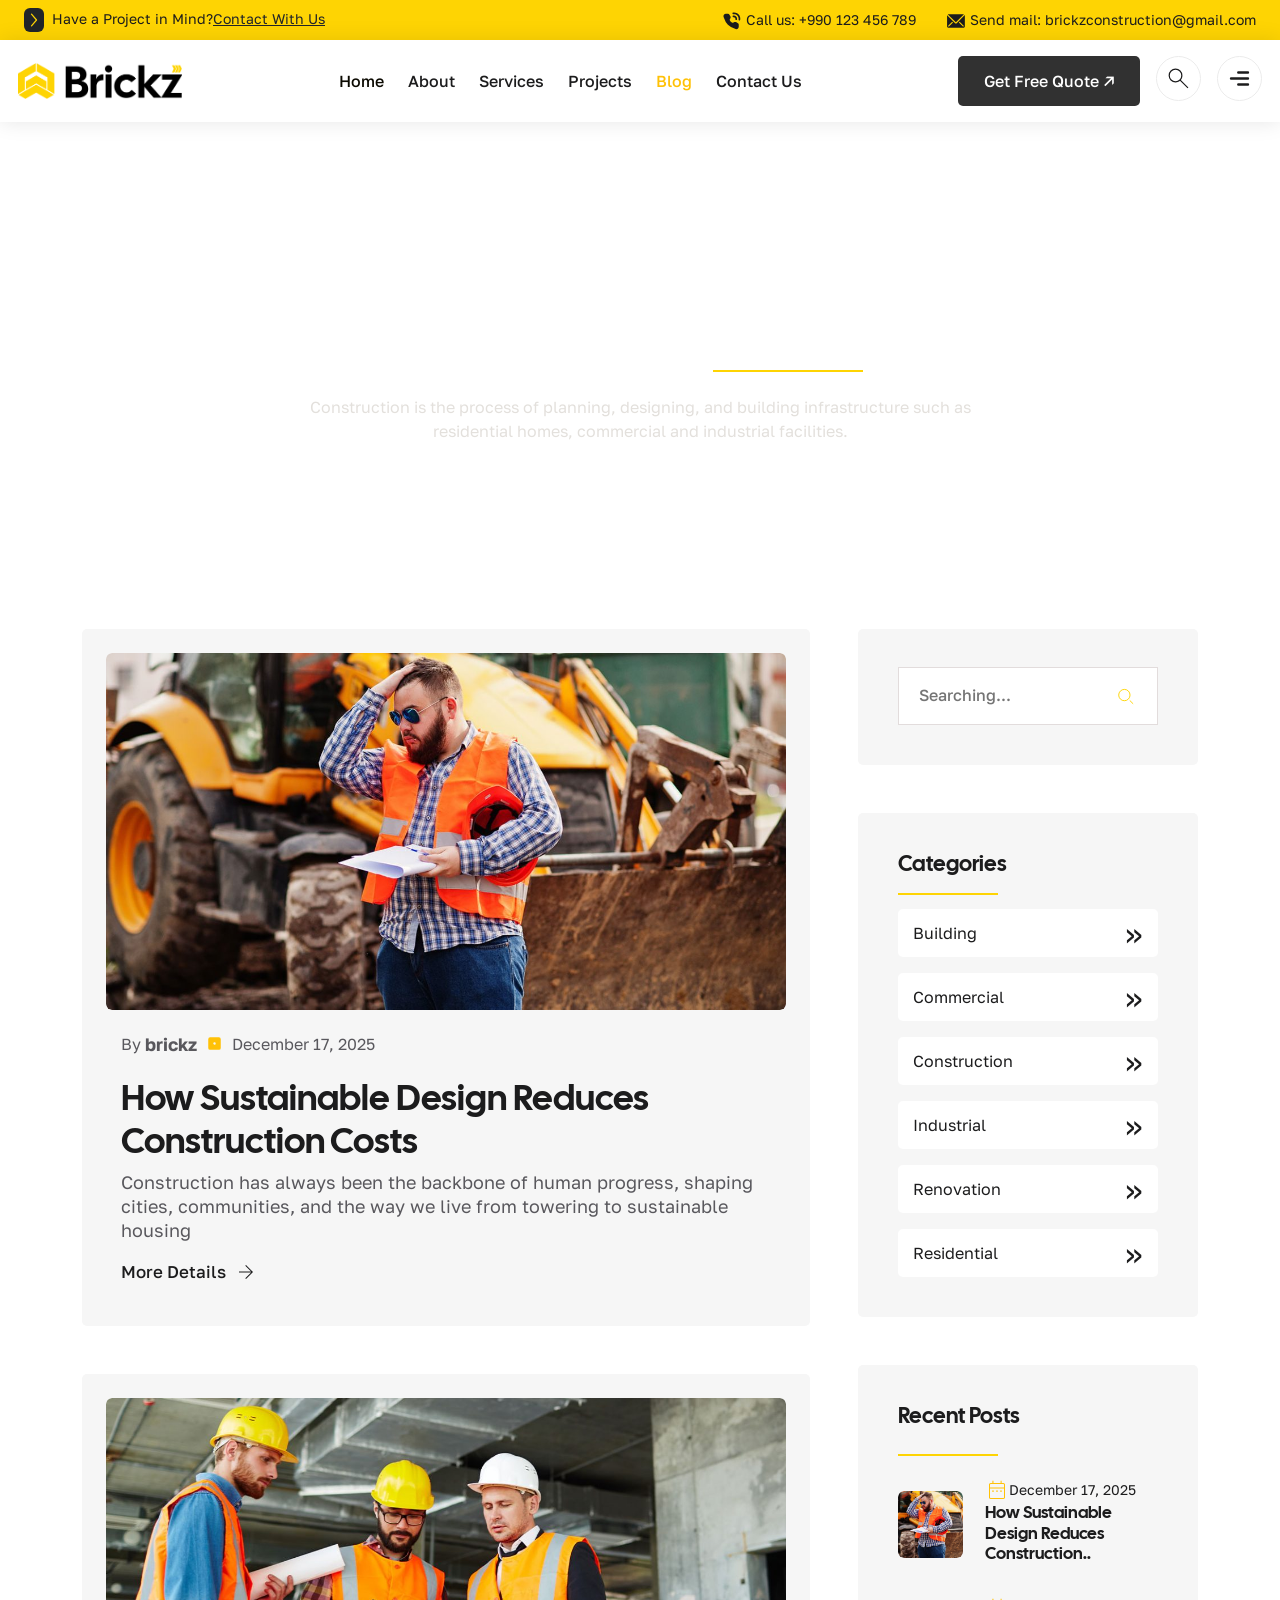
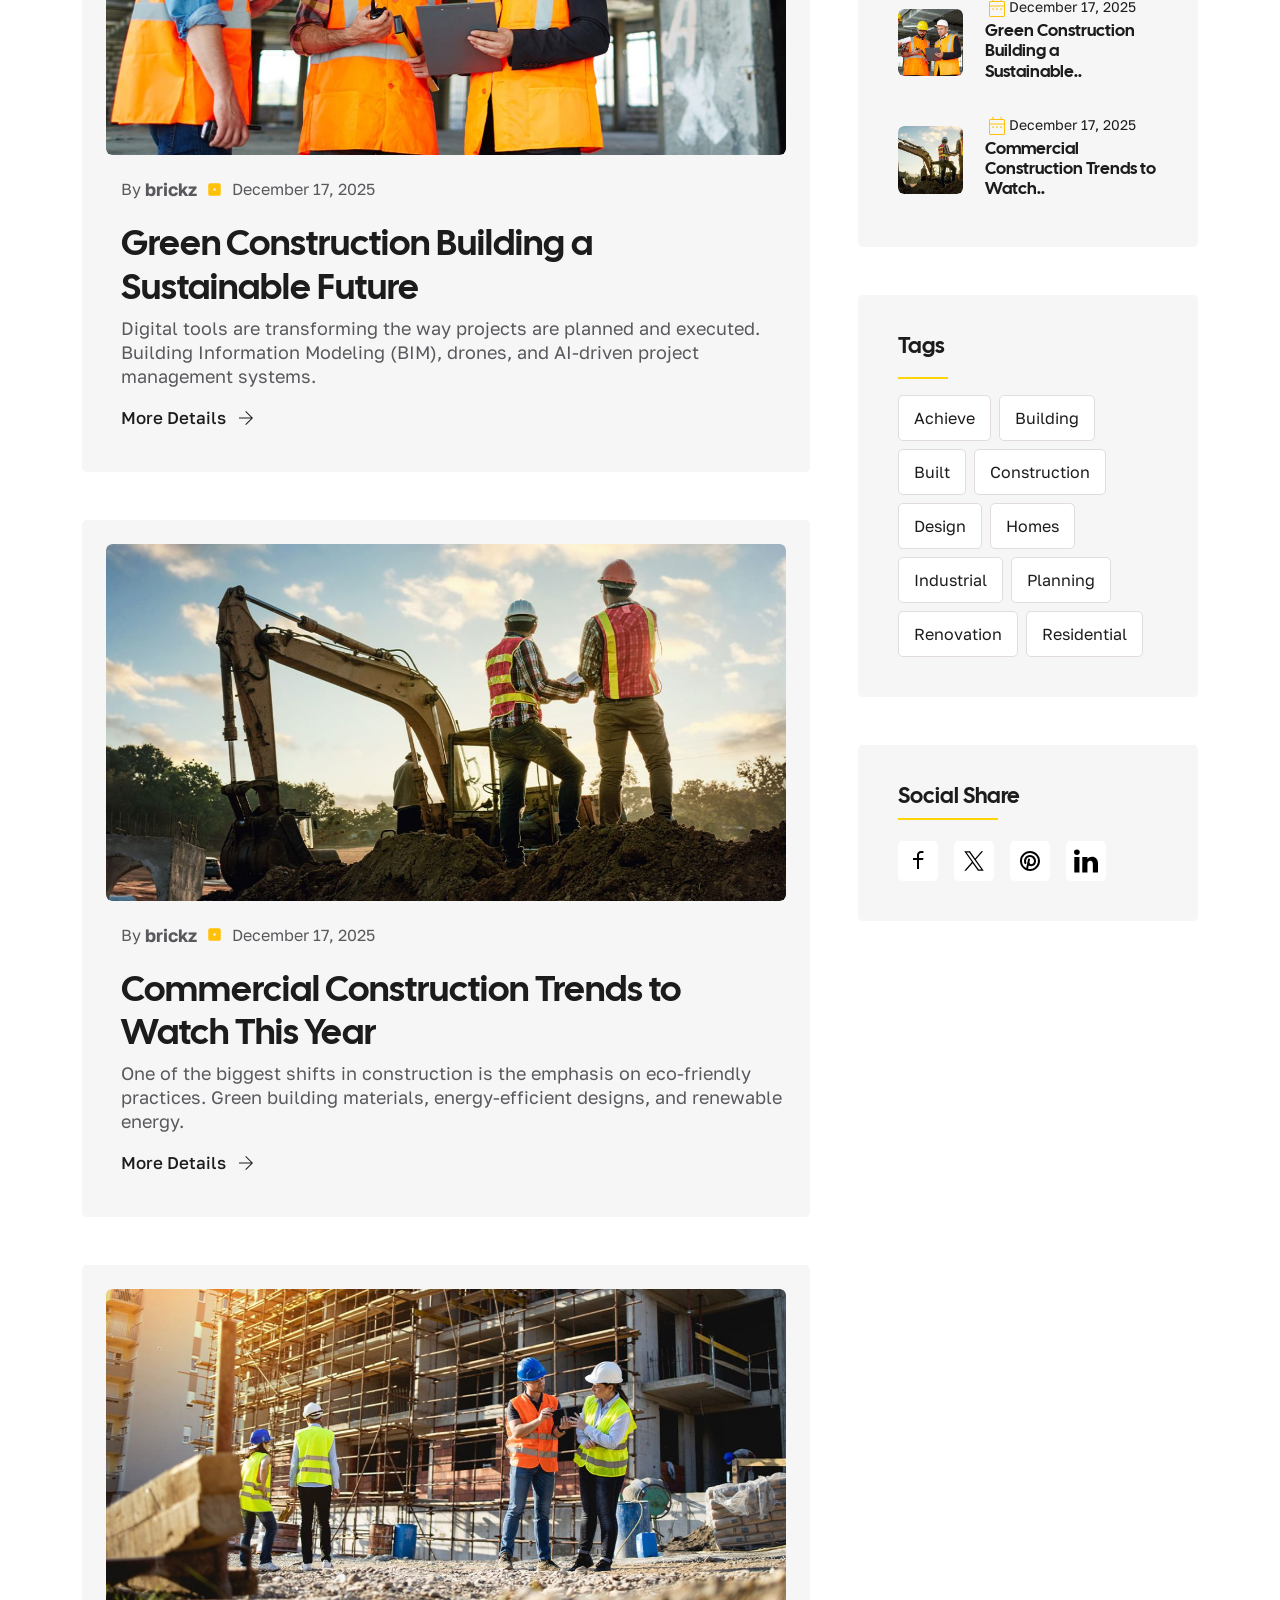
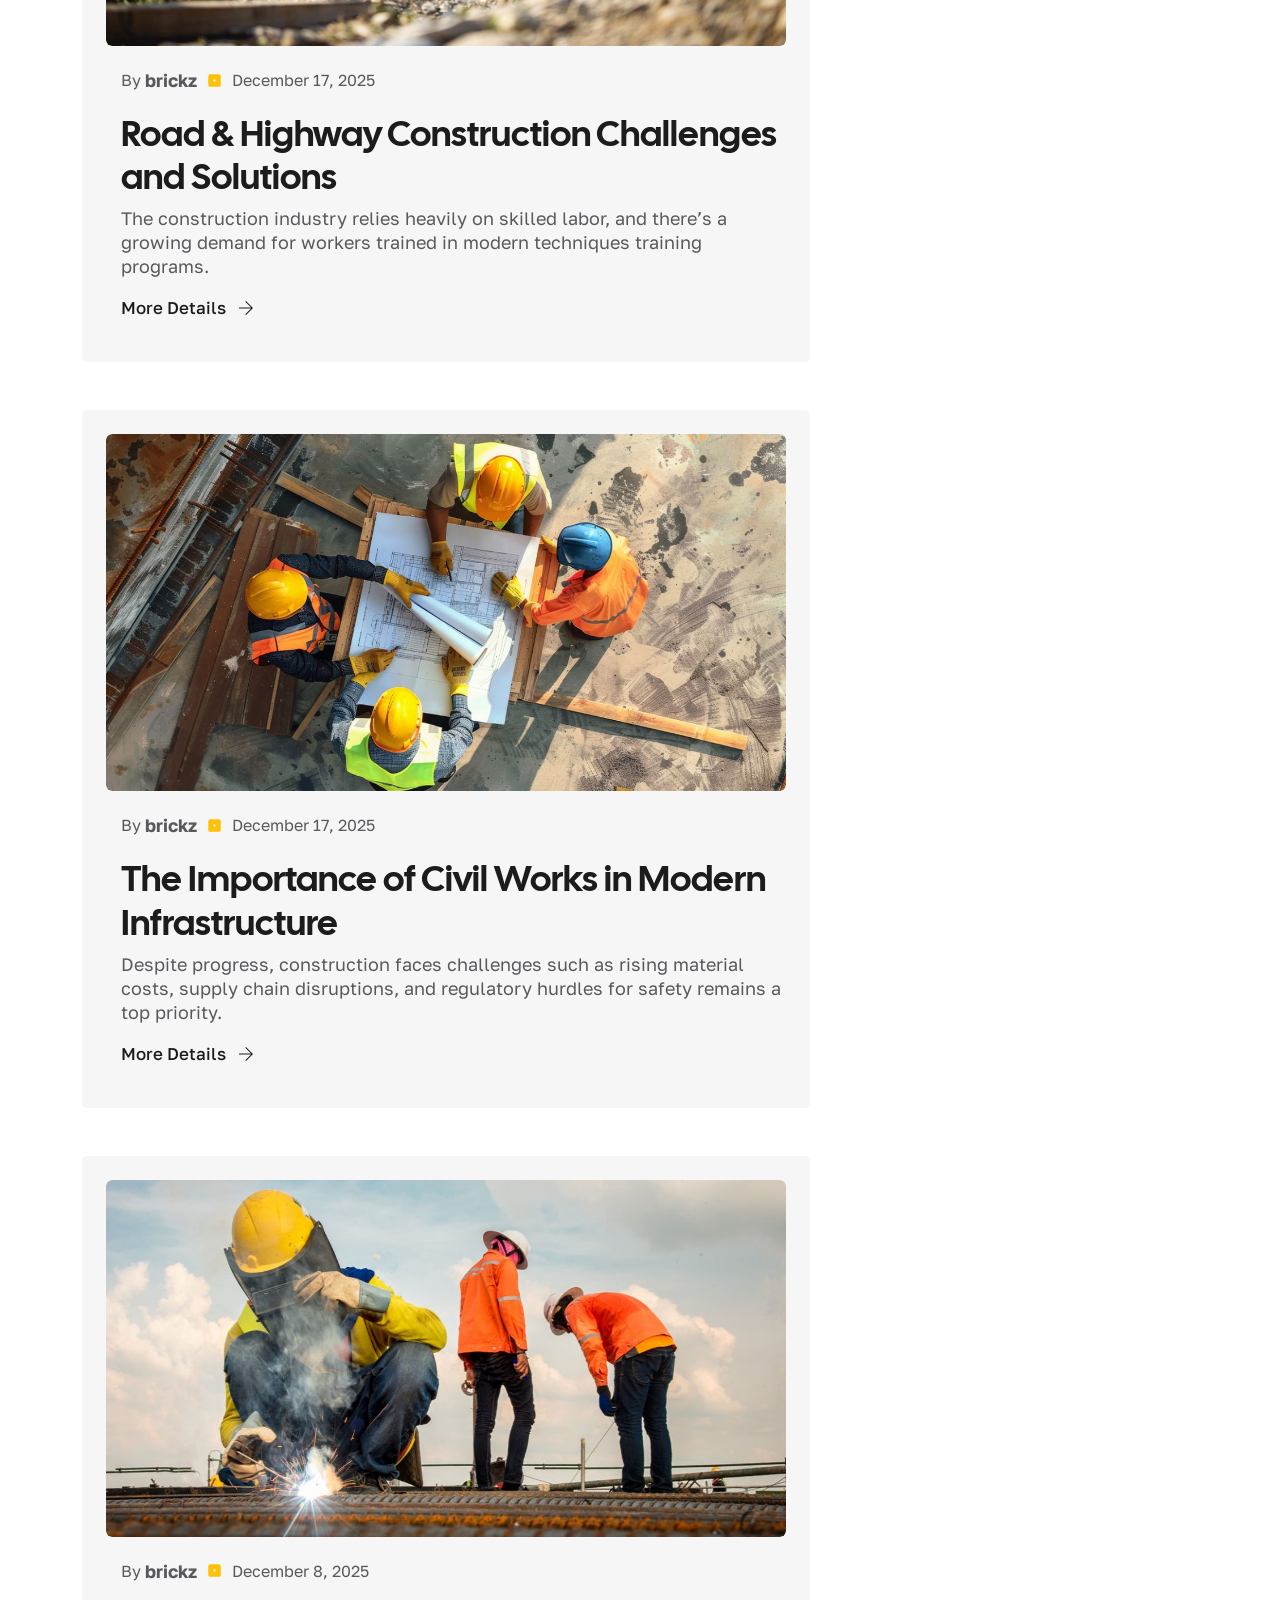
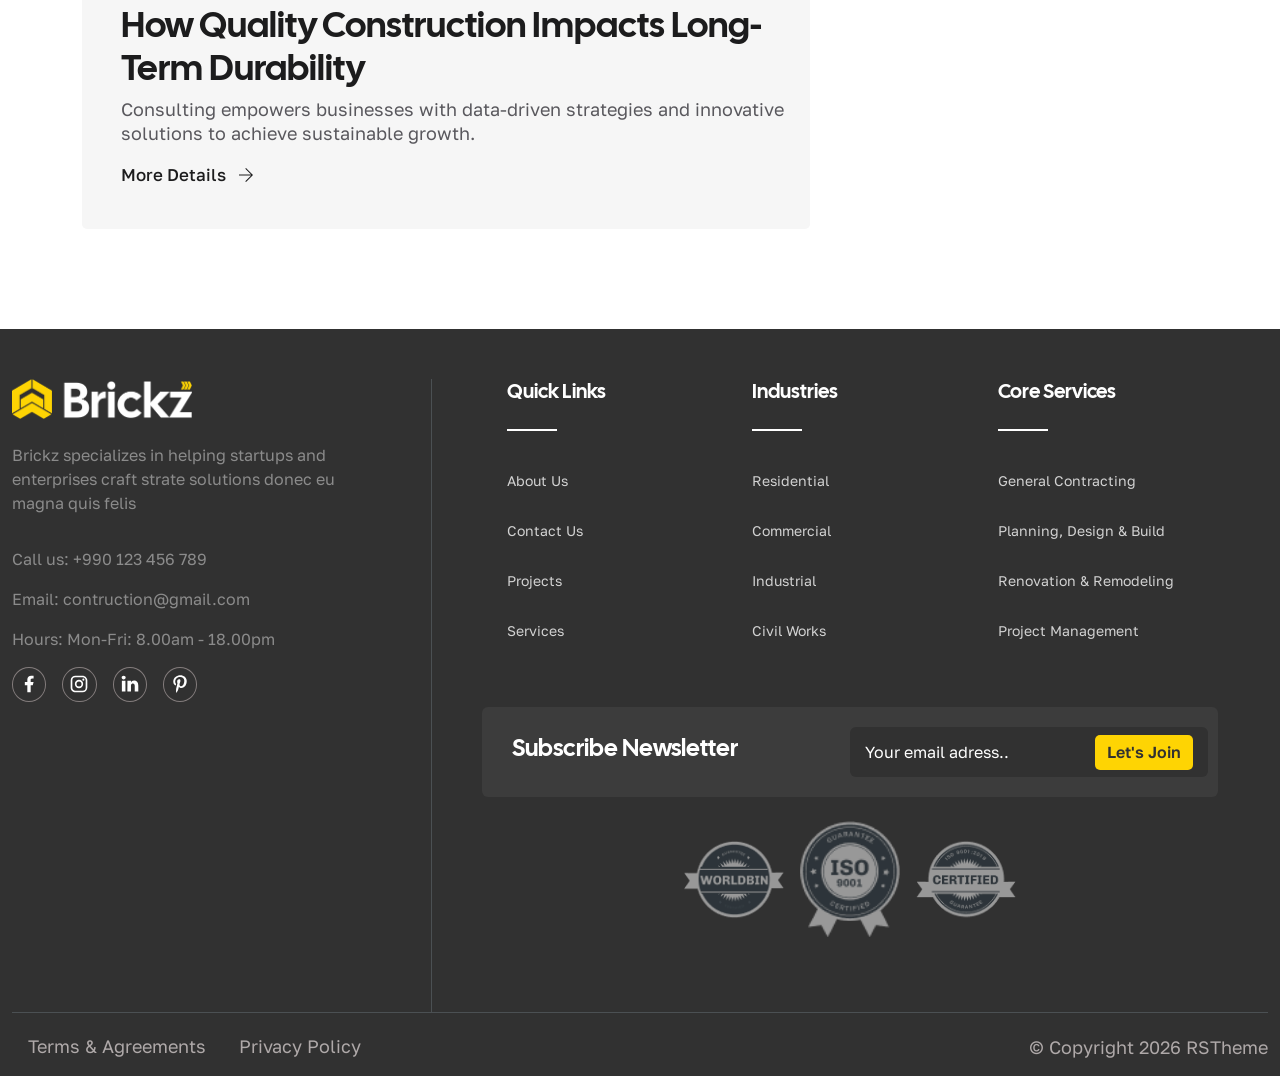
<file: blog.html>
<!DOCTYPE html>
<html lang="en">

<head>
    <meta charset="UTF-8">
    <meta name="viewport" content="width=device-width, initial-scale=1.0">
    <link rel="icon" type="image/webp" href="./images/icon_head.png">
    <title>Blog - Brickz Construction WordPress Theme</title>
    <link rel="stylesheet" href="./blog.css">
    <script src="./blog.js"></script>
    <!-- Fonts -->
    <link rel="preconnect" href="https://fonts.googleapis.com">
    <link rel="preconnect" href="https://fonts.gstatic.com" crossorigin>
    <link href="https://fonts.googleapis.com/css2?family=Space+Grotesk:wght@300..700&display=swap" rel="stylesheet">
    <link rel="preconnect" href="https://fonts.googleapis.com">
    <link rel="preconnect" href="https://fonts.gstatic.com" crossorigin>
    <link
        href="https://fonts.googleapis.com/css2?family=Cal+Sans&family=Golos+Text:wght@400..900&family=Inter+Tight:ital,wght@0,100..900;1,100..900&display=swap"
        rel="stylesheet">
    <!-- bootstrap -->
    <link href="https://cdn.jsdelivr.net/npm/bootstrap@5.3.8/dist/css/bootstrap.min.css" rel="stylesheet"
        integrity="sha384-sRIl4kxILFvY47J16cr9ZwB07vP4J8+LH7qKQnuqkuIAvNWLzeN8tE5YBujZqJLB" crossorigin="anonymous">
    <script src="https://cdn.jsdelivr.net/npm/bootstrap@5.3.8/dist/js/bootstrap.bundle.min.js"
        integrity="sha384-FKyoEForCGlyvwx9Hj09JcYn3nv7wiPVlz7YYwJrWVcXK/BmnVDxM+D2scQbITxI"
        crossorigin="anonymous"></script>
    <!-- animate && wow -->
    <link rel="stylesheet" href="https://cdnjs.cloudflare.com/ajax/libs/animate.css/4.1.1/animate.min.css" />
    <script src="https://cdnjs.cloudflare.com/ajax/libs/wow/1.1.2/wow.min.js"
        integrity="sha512-Eak/29OTpb36LLo2r47IpVzPBLXnAMPAVypbSZiZ4Qkf8p/7S/XRG5xp7OKWPPYfJT6metI+IORkR5G8F900+g=="
        crossorigin="anonymous" referrerpolicy="no-referrer">
        </script>
    <script>
        new WOW().init();
    </script>
</head>

<body>
    <div class="gg d-flex justify-content-between align-items-center px-4 py-2">
        <div class="gg1 col-6 d-flex d-none d-md-none d-lg-flex">
            <div class="bg-dark text-warning d-flex   justify-content-center align-items-center rounded">
                <svg xmlns="http://www.w3.org/2000/svg" width="24" height="24" viewBox="0 0 24 24">
                    <path fill="currentColor" fill-rule="evenodd"
                        d="M8.512 4.43a.75.75 0 0 1 1.057.082l6 7a.75.75 0 0 1 0 .976l-6 7a.75.75 0 0 1-1.138-.976L14.012 12L8.431 5.488a.75.75 0 0 1 .08-1.057"
                        clip-rule="evenodd" />
                </svg>
            </div>
            <p class="ps-2 mb-0">Have a Project in Mind?</p>
            <a class="text-dark" href="">Contact With Us</a>
        </div>
        <div
            class="gg2 col-12 col-md-12 col-lg-6 justify-content-center align-items-center justify-content-md-center align-items-md-center justify-content-lg-end align-items-lg-end d-flex flex-wrap  gap-4">
            <p class="mb-0 col-12 col-md-12 col-lg-4 text-center"><svg xmlns="http://www.w3.org/2000/svg" width="20"
                    height="20" viewBox="0 0 48 48">
                    <g fill="none" stroke="currentColor" stroke-linejoin="round" stroke-width="4">
                        <path stroke-linecap="round"
                            d="M41.78 20.607a13.1 13.1 0 0 0-.25-5.102a12.94 12.94 0 0 0-3.415-6.018a12.94 12.94 0 0 0-6.018-3.416a13.1 13.1 0 0 0-5.102-.249m7.195 13.982a5.99 5.99 0 0 0-1.692-5.132a5.99 5.99 0 0 0-5.132-1.692" />
                        <path fill="currentColor"
                            d="M14.376 8.794a2 2 0 0 1 1.748 1.03l2.447 4.406a2 2 0 0 1 .04 1.866l-2.357 4.713s.683 3.512 3.541 6.37c2.859 2.858 6.359 3.53 6.359 3.53l4.712-2.357a2 2 0 0 1 1.867.041l4.42 2.457a2 2 0 0 1 1.027 1.748v5.074c0 2.583-2.4 4.45-4.848 3.623c-5.028-1.696-12.832-4.927-17.78-9.873c-4.946-4.947-8.176-12.752-9.873-17.78c-.826-2.448 1.04-4.848 3.624-4.848z" />
                    </g>
                </svg> Call us: +990 123 456 789</p>
            <p class="mb-0"><svg xmlns="http://www.w3.org/2000/svg" width="20" height="20" viewBox="0 0 36 36">
                    <path fill="currentColor" d="M32.33 6a2 2 0 0 0-.41 0h-28a2 2 0 0 0-.53.08l14.45 14.39Z"
                        class="clr-i-solid clr-i-solid-path-1" />
                    <path fill="currentColor"
                        d="m33.81 7.39l-14.56 14.5a2 2 0 0 1-2.82 0L2 7.5a2 2 0 0 0-.07.5v20a2 2 0 0 0 2 2h28a2 2 0 0 0 2-2V8a2 2 0 0 0-.12-.61M5.3 28H3.91v-1.43l7.27-7.21l1.41 1.41Zm26.61 0h-1.4l-7.29-7.23l1.41-1.41l7.27 7.21Z"
                        class="clr-i-solid clr-i-solid-path-2" />
                    <path fill="none" d="M0 0h36v36H0z" />
                </svg> Send mail: brickzconstruction@gmail.com</p>
        </div>
    </div>
    <div style="padding-bottom: 80px;">
    </div>
    <header class="fixed-top d-flex justify-content-center flex-wrap w-100">
        <div class="container">
            <div class="head d-flex justify-content-between align-items-center py-3 z-3">
                <img class="ps-3" src="./images/head.png" width="180px" alt="">
                <nav class="d-sm-none d-md-none d-lg-flex gap-4 ">
                    <a class="yell text-decoration-none " href="./index.html">Home</a>
                    <a class="text-decoration-none" href="./about.html">About</a>
                    <a class="text-decoration-none" href="./services.html">Services</a>
                    <a class="text-decoration-none" href="./Projects.html">Projects</a>
                    <a class="text-decoration-none text-warning" href="./blog.html">Blog</a>
                    <a class="text-decoration-none" href="./contact.html">Contact Us</a>
                </nav>
                <div class="d-flex gap-3 pe-3 overflow-hidden">
                    <button class="d-sm-none d-md-none d-lg-flex text-center border-0 justify-content-center
                    align-items-center">Get
                        Free Quote &#8599;</button>
                    <svg class="d-flex d-none d-md-flex d-lg-flex" xmlns="http://www.w3.org/2000/svg" width="45"
                        height="45" viewBox="0 0 24 24">
                        <path fill="currentColor"
                            d="m19.485 20.154l-6.262-6.262q-.75.639-1.725.989t-1.96.35q-2.398 0-4.064-1.666Q3.808 11.898 3.808 9.5t1.666-4.064t4.064-1.667t4.065 1.667T15.269 9.5q0 1.042-.369 2.017t-.97 1.668l6.262 6.261zM9.539 14.23q1.99 0 3.36-1.37t1.37-3.361t-1.37-3.36t-3.36-1.37t-3.361 1.37t-1.37 3.36t1.37 3.36t3.36 1.37" />
                    </svg>
                    <svg data-bs-toggle="offcanvas" data-bs-target="#offcanvasExample" aria-controls="offcanvasExample"
                        xmlns="http://www.w3.org/2000/svg" width="45" height="45" viewBox="0 0 24 24">
                        <path fill="none" stroke="currentColor" stroke-linecap="round" stroke-linejoin="round"
                            stroke-width="2" d="M11 17h8M5 12h14m-8-5h8" />
                    </svg>
                </div>
                <div class="off1 offcanvas offcanvas-end" tabindex="-1" id="offcanvasExample"
                    aria-labelledby="offcanvasExampleLabel">
                    <div class="off2 offcanvas-header d-flex col-12">
                        <h5 class="offcanvas-title" id="offcanvasExampleLabel"> <img class="ps-3 pt-5 col-10"
                                src="./images/logo_002.png" width="180px" alt=""></h5>
                        <button class="btn-close" data-bs-dismiss="offcanvas" aria-label="Close"></button>
                    </div>
                    <div class="offcanvas-body">
                        <div>
                            <div class="off3 d-flex flex-column ps-3">
                                <a class="yell text-decoration-none " href="./index.html">Home</a>
                                <a class="text-decoration-none" href="./about.html">About</a>
                                <a class="text-decoration-none" href="./services.html">Services</a>
                                <a class="text-decoration-none" href="./Projects.html">Projects</a>
                                <a class="text-decoration-none text-warning" href="./blog.html">Blog</a>
                                <a class="text-decoration-none" href="./contact.html">Contact Us</a>
                            </div>
                        </div>

                    </div>
                </div>
            </div>
        </div>
    </header>
    <section id="bg">
        <div class="container d-flex flex-column justify-content-center align-items-center text-center">
            <div class="back d-flex justify-content-center align-items-center gap-3">
                <a class="text text-decoration-none" href="./index.html">Home</a>
                <p class="p1">>></p>
                <p class="p2">>Blog</p>
            </div>
            <h3>Blog</h3>
            <h2 class="title col-12"></h2>
            <p class="p3">Construction is the process of planning, designing, and building infrastructure such as
                residential homes, commercial and industrial facilities.</p>
        </div>
    </section>
    <section id="sec-1">
        <div class="container">
            <div class="parent">
                <div class="row g-5">
                    <!-- Left -->
                    <div class="col-12 col-md-12 col-lg-8">
                        <div class="all-left overflow-hidden">
                            <div class="row g-5">
                                <div class="col-12">
                                    <div class="left">
                                        <div class="overflow-hidden rounded"><img class="col-12 rounded"
                                                src="./images/img-blog.jpg" alt=""></div>
                                        <div class="text d-flex flex-wrap align-items-center">
                                            <p class="pe-1">By</p>
                                            <span>brickz</span>
                                            <svg class="text-warning" xmlns="http://www.w3.org/2000/svg" width="35"
                                                height="35" viewBox="0 0 24 24">
                                                <path fill="currentColor"
                                                    d="M19 2a3 3 0 0 1 3 3v14a3 3 0 0 1-3 3H5a3 3 0 0 1-3-3V5a3 3 0 0 1 3-3zm-7 8a2 2 0 0 0-1.995 1.85L10 12l.005.15A2 2 0 1 0 12 10" />
                                            </svg>
                                            <p>December 17, 2025</p>
                                        </div>
                                        <h2>How Sustainable Design Reduces Construction Costs</h2>
                                        <p>Construction has always been the backbone of human progress, shaping cities,
                                            communities, and the way we live from towering to sustainable housing</p>
                                        <div class="more d-flex col-9 col-md-4 col-lg-3 align-items-center gap-2">
                                            More Details<svg xmlns="http://www.w3.org/2000/svg" width="24" height="24"
                                                viewBox="0 0 24 24">
                                                <path fill="currentColor"
                                                    d="M17.079 12.5H5v-1h12.079l-5.792-5.792L12 5l7 7l-7 7l-.713-.708z" />
                                            </svg>
                                        </div>
                                    </div>
                                </div>
                                <div class="col-12">
                                    <div class="left">
                                        <div class="overflow-hidden rounded"><img class="col-12 rounded"
                                                src="./images/blog2.jpg" alt=""></div>
                                        <div class="text d-flex flex-wrap align-items-center">
                                            <p class="pe-1">By</p>
                                            <span>brickz</span>
                                            <svg class="text-warning" xmlns="http://www.w3.org/2000/svg" width="35"
                                                height="35" viewBox="0 0 24 24">
                                                <path fill="currentColor"
                                                    d="M19 2a3 3 0 0 1 3 3v14a3 3 0 0 1-3 3H5a3 3 0 0 1-3-3V5a3 3 0 0 1 3-3zm-7 8a2 2 0 0 0-1.995 1.85L10 12l.005.15A2 2 0 1 0 12 10" />
                                            </svg>
                                            <p>December 17, 2025</p>
                                        </div>
                                        <h2>Green Construction Building a Sustainable Future</h2>
                                        <p>Digital tools are transforming the way projects are planned and executed.
                                            Building Information Modeling (BIM), drones, and AI-driven project
                                            management systems.</p>
                                        <div class="more d-flex col-9 col-md-4 col-lg-3 align-items-center gap-2">
                                            More Details<svg xmlns="http://www.w3.org/2000/svg" width="24" height="24"
                                                viewBox="0 0 24 24">
                                                <path fill="currentColor"
                                                    d="M17.079 12.5H5v-1h12.079l-5.792-5.792L12 5l7 7l-7 7l-.713-.708z" />
                                            </svg>
                                        </div>
                                    </div>
                                </div>
                                <div class="col-12">
                                    <div class="left">
                                        <div class="overflow-hidden rounded"><img class="col-12 rounded"
                                                src="./images/blog3.jpg" alt=""></div>
                                        <div class="text d-flex flex-wrap align-items-center">
                                            <p class="pe-1">By</p>
                                            <span>brickz</span>
                                            <svg class="text-warning" xmlns="http://www.w3.org/2000/svg" width="35"
                                                height="35" viewBox="0 0 24 24">
                                                <path fill="currentColor"
                                                    d="M19 2a3 3 0 0 1 3 3v14a3 3 0 0 1-3 3H5a3 3 0 0 1-3-3V5a3 3 0 0 1 3-3zm-7 8a2 2 0 0 0-1.995 1.85L10 12l.005.15A2 2 0 1 0 12 10" />
                                            </svg>
                                            <p>December 17, 2025</p>
                                        </div>
                                        <h2>Commercial Construction Trends to Watch This Year</h2>
                                        <p>One of the biggest shifts in construction is the emphasis on eco-friendly
                                            practices. Green building materials, energy-efficient designs, and renewable
                                            energy.</p>
                                        <div class="more d-flex col-9 col-md-4 col-lg-3 align-items-center gap-2">
                                            More Details<svg xmlns="http://www.w3.org/2000/svg" width="24" height="24"
                                                viewBox="0 0 24 24">
                                                <path fill="currentColor"
                                                    d="M17.079 12.5H5v-1h12.079l-5.792-5.792L12 5l7 7l-7 7l-.713-.708z" />
                                            </svg>
                                        </div>
                                    </div>
                                </div>
                                <div class="col-12">
                                    <div class="left">
                                        <div class="overflow-hidden rounded"><img class="col-12 rounded"
                                                src="./images/blog4.jpg" alt=""></div>
                                        <div class="text d-flex flex-wrap align-items-center">
                                            <p class="pe-1">By</p>
                                            <span>brickz</span>
                                            <svg class="text-warning" xmlns="http://www.w3.org/2000/svg" width="35"
                                                height="35" viewBox="0 0 24 24">
                                                <path fill="currentColor"
                                                    d="M19 2a3 3 0 0 1 3 3v14a3 3 0 0 1-3 3H5a3 3 0 0 1-3-3V5a3 3 0 0 1 3-3zm-7 8a2 2 0 0 0-1.995 1.85L10 12l.005.15A2 2 0 1 0 12 10" />
                                            </svg>
                                            <p>December 17, 2025</p>
                                        </div>
                                        <h2>Road & Highway Construction Challenges and Solutions</h2>
                                        <p>The construction industry relies heavily on skilled labor, and there’s a
                                            growing demand for workers trained in modern techniques training programs.
                                        </p>
                                        <div class="more d-flex align-items-center gap-2">
                                            More Details<svg xmlns="http://www.w3.org/2000/svg" width="24" height="24"
                                                viewBox="0 0 24 24">
                                                <path fill="currentColor"
                                                    d="M17.079 12.5H5v-1h12.079l-5.792-5.792L12 5l7 7l-7 7l-.713-.708z" />
                                            </svg>
                                        </div>
                                    </div>
                                </div>
                                <div class="col-12">
                                    <div class="left">
                                        <div class="overflow-hidden rounded"><img class="col-12 rounded"
                                                src="./images/blog5.jpg" alt=""></div>
                                        <div class="text d-flex flex-wrap align-items-center">
                                            <p class="pe-1">By</p>
                                            <span>brickz</span>
                                            <svg class="text-warning" xmlns="http://www.w3.org/2000/svg" width="35"
                                                height="35" viewBox="0 0 24 24">
                                                <path fill="currentColor"
                                                    d="M19 2a3 3 0 0 1 3 3v14a3 3 0 0 1-3 3H5a3 3 0 0 1-3-3V5a3 3 0 0 1 3-3zm-7 8a2 2 0 0 0-1.995 1.85L10 12l.005.15A2 2 0 1 0 12 10" />
                                            </svg>
                                            <p>December 17, 2025</p>
                                        </div>
                                        <h2>The Importance of Civil Works in Modern Infrastructure</h2>
                                        <p>Despite progress, construction faces challenges such as rising material
                                            costs, supply chain disruptions, and regulatory hurdles for safety remains a
                                            top priority.</p>
                                        <div class="more d-flex col-9 col-md-4 col-lg-3 align-items-center gap-2">
                                            More Details<svg xmlns="http://www.w3.org/2000/svg" width="24" height="24"
                                                viewBox="0 0 24 24">
                                                <path fill="currentColor"
                                                    d="M17.079 12.5H5v-1h12.079l-5.792-5.792L12 5l7 7l-7 7l-.713-.708z" />
                                            </svg>
                                        </div>
                                    </div>
                                </div>
                                <div class="col-12">
                                    <div class="left">
                                        <div class="overflow-hidden rounded"><img class="col-12 rounded"
                                                src="./images/blog6.jpg" alt=""></div>
                                        <div class="text d-flex flex-wrap align-items-center">
                                            <p class="pe-1">By</p>
                                            <span>brickz</span>
                                            <svg class="text-warning" xmlns="http://www.w3.org/2000/svg" width="35"
                                                height="35" viewBox="0 0 24 24">
                                                <path fill="currentColor"
                                                    d="M19 2a3 3 0 0 1 3 3v14a3 3 0 0 1-3 3H5a3 3 0 0 1-3-3V5a3 3 0 0 1 3-3zm-7 8a2 2 0 0 0-1.995 1.85L10 12l.005.15A2 2 0 1 0 12 10" />
                                            </svg>
                                            <p>December 8, 2025</p>
                                        </div>
                                        <h2>How Quality Construction Impacts Long-Term Durability</h2>
                                        <p>Consulting empowers businesses with data-driven strategies and innovative
                                            solutions to achieve sustainable growth.</p>
                                        <div class="more d-flex col-9 col-md-4 col-lg-3 align-items-center gap-2">
                                            More Details<svg xmlns="http://www.w3.org/2000/svg" width="24" height="24"
                                                viewBox="0 0 24 24">
                                                <path fill="currentColor"
                                                    d="M17.079 12.5H5v-1h12.079l-5.792-5.792L12 5l7 7l-7 7l-.713-.708z" />
                                            </svg>
                                        </div>
                                    </div>
                                </div>
                            </div>
                        </div>
                    </div>
                    <!-- Right -->
                    <div class="col-12 col-md-12 col-lg-4">
                        <div class="all-right">
                            <div class="row g-5">
                                <div class="col-12">
                                    <div class="search">
                                        <div class="d-flex"><input placeholder="Searching..." type="text" /><svg
                                                xmlns="http://www.w3.org/2000/svg" width="24" height="24"
                                                viewBox="0 0 24 24">
                                                <g fill="none" stroke="currentColor" stroke-width="1">
                                                    <circle cx="11" cy="11" r="6" />
                                                    <path stroke-linecap="round" d="m20 20l-3-3" />
                                                </g>
                                            </svg></div>
                                    </div>
                                </div>
                                <div class="col-12">
                                    <div class="Categories d-flex flex-column gap-3">
                                        <h2>Categories</h2>
                                        <h2 class="title"></h2>
                                        <div><span>Building</span><span class="fs-2"> >></span></div>
                                        <div><span>Commercial</span><span class="fs-2"> >></span></div>
                                        <div><span>Construction</span><span class="fs-2"> >></span></div>
                                        <div><span>Industrial</span><span class="fs-2"> >></span></div>
                                        <div><span>Renovation</span><span class="fs-2"> >></span></div>
                                        <div><span>Residential</span><span class="fs-2"> >></span></div>
                                    </div>
                                </div>
                                <div class="col-12">
                                    <div class="RecentPosts d-flex flex-column gap-4">
                                        <h2>Recent Posts</h2>
                                        <h2 class="title"></h2>
                                        <div class="date d-flex justify-content-between align-items-center flex-wrap">
                                            <div class="col-3 rounded overflow-hidden"><img class="col-12 rounded"
                                                    src="./images/imgicon.jpg" alt=""></div>
                                            <div class="col-8">
                                                <div class="col-12"><svg class="text-warning"
                                                        xmlns="http://www.w3.org/2000/svg" width="24" height="24"
                                                        viewBox="0 0 24 24">
                                                        <path fill="currentColor"
                                                            d="M7.46 13.655q-.23-.23-.23-.54t.23-.539t.54-.23t.54.23t.23.54t-.23.539t-.54.23t-.54-.23m4 0q-.23-.23-.23-.54t.23-.539t.54-.23t.54.23t.23.54t-.23.539t-.54.23t-.54-.23m4 0q-.23-.23-.23-.54t.23-.539t.54-.23t.54.23t.23.54t-.23.539t-.54.23t-.54-.23M5.617 21q-.691 0-1.153-.462T4 19.385V6.615q0-.69.463-1.152T5.616 5h1.769V2.77h1.077V5h7.154V2.77h1V5h1.769q.69 0 1.153.463T20 6.616v12.769q0 .69-.462 1.153T18.384 21zm0-1h12.769q.23 0 .423-.192t.192-.424v-8.768H5v8.769q0 .23.192.423t.423.192M5 9.615h14v-3q0-.23-.192-.423T18.384 6H5.616q-.231 0-.424.192T5 6.616zm0 0V6z" />
                                                    </svg><span>December 17, 2025</span></div>
                                                <h4>How Sustainable Design Reduces Construction..</h4>
                                            </div>
                                        </div>
                                        <div class="date d-flex justify-content-between align-items-center flex-wrap">
                                            <div class="col-3 rounded overflow-hidden"><img class="col-12 rounded"
                                                    src="./images/imgicon2.jpg" alt=""></div>
                                            <div class="col-8">
                                                <div><svg class="text-warning" xmlns="http://www.w3.org/2000/svg"
                                                        width="24" height="24" viewBox="0 0 24 24">
                                                        <path fill="currentColor"
                                                            d="M7.46 13.655q-.23-.23-.23-.54t.23-.539t.54-.23t.54.23t.23.54t-.23.539t-.54.23t-.54-.23m4 0q-.23-.23-.23-.54t.23-.539t.54-.23t.54.23t.23.54t-.23.539t-.54.23t-.54-.23m4 0q-.23-.23-.23-.54t.23-.539t.54-.23t.54.23t.23.54t-.23.539t-.54.23t-.54-.23M5.617 21q-.691 0-1.153-.462T4 19.385V6.615q0-.69.463-1.152T5.616 5h1.769V2.77h1.077V5h7.154V2.77h1V5h1.769q.69 0 1.153.463T20 6.616v12.769q0 .69-.462 1.153T18.384 21zm0-1h12.769q.23 0 .423-.192t.192-.424v-8.768H5v8.769q0 .23.192.423t.423.192M5 9.615h14v-3q0-.23-.192-.423T18.384 6H5.616q-.231 0-.424.192T5 6.616zm0 0V6z" />
                                                    </svg><span>December 17, 2025</span></div>
                                                <h4>Green Construction Building a Sustainable..</h4>
                                            </div>
                                        </div>
                                        <div class="date d-flex justify-content-between align-items-center flex-wrap">
                                            <div class="col-3 rounded overflow-hidden"><img class="col-12 rounded"
                                                    src="./images/imgicon3.jpg" alt=""></div>
                                            <div class="col-8">
                                                <div><svg class="text-warning" xmlns="http://www.w3.org/2000/svg"
                                                        width="24" height="24" viewBox="0 0 24 24">
                                                        <path fill="currentColor"
                                                            d="M7.46 13.655q-.23-.23-.23-.54t.23-.539t.54-.23t.54.23t.23.54t-.23.539t-.54.23t-.54-.23m4 0q-.23-.23-.23-.54t.23-.539t.54-.23t.54.23t.23.54t-.23.539t-.54.23t-.54-.23m4 0q-.23-.23-.23-.54t.23-.539t.54-.23t.54.23t.23.54t-.23.539t-.54.23t-.54-.23M5.617 21q-.691 0-1.153-.462T4 19.385V6.615q0-.69.463-1.152T5.616 5h1.769V2.77h1.077V5h7.154V2.77h1V5h1.769q.69 0 1.153.463T20 6.616v12.769q0 .69-.462 1.153T18.384 21zm0-1h12.769q.23 0 .423-.192t.192-.424v-8.768H5v8.769q0 .23.192.423t.423.192M5 9.615h14v-3q0-.23-.192-.423T18.384 6H5.616q-.231 0-.424.192T5 6.616zm0 0V6z" />
                                                    </svg><span>December 17, 2025</span></div>
                                                <h4>Commercial Construction Trends to Watch..</h4>
                                            </div>
                                        </div>
                                    </div>
                                </div>
                                <div class="col-12">
                                    <div class="Tags">
                                        <h2>Tags</h2>
                                        <h2 class="title"></h2>
                                        <div class="d-flex flex-wrap gap-2">
                                            <span>Achieve</span>
                                            <span>Building</span>
                                            <span>Built</span>
                                            <span>Construction</span>
                                            <span>Design</span>
                                            <span>Homes</span>
                                            <span>Industrial</span>
                                            <span>Planning</span>
                                            <span>Renovation</span>
                                            <span>Residential</span>
                                        </div>
                                    </div>
                                </div>
                                <div class="col-12">
                                    <div class="SocialShare">
                                        <h2>Social Share</h2>
                                        <h2 class="title"></h2>
                                        <div class="d-flex gap-3">
                                            <div class="social"><a target="_blank" href="https://facebook.com"><svg
                                                        xmlns="http://www.w3.org/2000/svg" width="24" height="24"
                                                        viewBox="0 0 24 24">
                                                        <path fill="currentColor"
                                                            d="M13 9h4.5l-.5 2h-4v9h-2v-9H7V9h4V7.128c0-1.783.186-2.43.534-3.082a3.64 3.64 0 0 1 1.512-1.512C13.698 2.186 14.345 2 16.128 2q.784 0 1.372.15V4h-1.372c-1.324 0-1.727.078-2.139.298a1.63 1.63 0 0 0-.691.692c-.22.411-.298.814-.298 2.138z" />
                                                    </svg></a></div>
                                            <div class="social"><a target="_blank" href="https://twitter.com"><svg
                                                        xmlns="http://www.w3.org/2000/svg" width="24" height="24"
                                                        viewBox="0 0 16 16">
                                                        <path fill="currentColor"
                                                            d="m9.237 7.004l4.84-5.505H12.93L8.727 6.28L5.371 1.5H1.5l5.075 7.228L1.5 14.499h1.147l4.437-5.047l3.545 5.047H14.5zM7.666 8.791l-.514-.72L3.06 2.344h1.762l3.302 4.622l.514.72l4.292 6.007h-1.761z" />
                                                    </svg></a></div>
                                            <div class="social"><svg xmlns="http://www.w3.org/2000/svg" width="24"
                                                    height="24" viewBox="0 0 24 24">
                                                    <g fill="none" fill-rule="evenodd">
                                                        <path
                                                            d="m12.593 23.258l-.011.002l-.071.035l-.02.004l-.014-.004l-.071-.035q-.016-.005-.024.005l-.004.01l-.017.428l.005.02l.01.013l.104.074l.015.004l.012-.004l.104-.074l.012-.016l.004-.017l-.017-.427q-.004-.016-.017-.018m.265-.113l-.013.002l-.185.093l-.01.01l-.003.011l.018.43l.005.012l.008.007l.201.093q.019.005.029-.008l.004-.014l-.034-.614q-.005-.018-.02-.022m-.715.002a.02.02 0 0 0-.027.006l-.006.014l-.034.614q.001.018.017.024l.015-.002l.201-.093l.01-.008l.004-.011l.017-.43l-.003-.012l-.01-.01z" />
                                                        <path fill="currentColor"
                                                            d="M12 2C6.477 2 2 6.477 2 12s4.477 10 10 10s10-4.477 10-10S17.523 2 12 2M4 12a8 8 0 1 1 6.077 7.767l.718-3.374c.687.596 1.54.823 2.359.808c.898-.017 1.8-.32 2.555-.795c.752-.473 1.424-1.16 1.792-2.007A6 6 0 1 0 6.5 14.4a1 1 0 1 0 1.832-.8A4 4 0 1 1 16 12c0 1.095-.41 2.117-1.357 2.713c-.488.308-1.039.48-1.526.488c-.477.01-.842-.134-1.095-.399c-.248-.26-.521-.762-.521-1.702c0-.6.229-1.1.503-2.392a1 1 0 1 0-1.956-.416l-1.86 8.743A8 8 0 0 1 4 12" />
                                                    </g>
                                                </svg></div>
                                            <div class="social"><a target="_blank" href="https://linkedin.com"><svg
                                                        xmlns="http://www.w3.org/2000/svg" width="24" height="24"
                                                        viewBox="0 0 1046.16 1000">
                                                        <path fill="currentColor"
                                                            d="M237.485 1000V325.301H13.229V1000zM125.386 233.127c78.202 0 126.879-51.809 126.879-116.553C250.808 50.37 203.591-.001 126.87-.001C50.161-.001-.002 50.371-.002 116.574c0 64.747 48.665 116.553 123.924 116.553h1.457zM361.61 1000h224.256V623.215c0-20.165 1.457-40.309 7.379-54.724c16.212-40.289 53.111-82.017 115.06-82.017c81.149 0 113.613 61.872 113.613 152.572v360.949h224.242V613.129c0-207.241-110.636-303.668-258.183-303.668c-120.977 0-174.094 67.622-203.603 113.679h1.497v-97.853H361.615c2.943 63.31 0 674.699 0 674.699z" />
                                                    </svg></a></div>
                                        </div>
                                    </div>
                                </div>
                            </div>
                        </div>
                    </div>
                </div>
            </div>
        </div>
    </section>
    <footer id="sec-2">
        <div class="container_1 container d-flex align-items-center flex-wrap col-12">
            <div class="contac d-flex flex-wrap pt-0 col-12">
                <div class="cv col-12 col-md-12 col-lg-4 pe-5">
                    <img class="col-12" src="./images/logo_002.png" alt="logo">
                    <p class="p1 pb-3 pt-4">Brickz specializes in helping startups and enterprises craft strate
                        solutions donec eu magna quis felis</p>
                    <p class="p2">Call us: +990 123 456 789</p>
                    <p class="p3">Email: contruction@gmail.com</p>
                    <p class="p4">Hours: Mon-Fri: 8.00am - 18.00pm</p>
                    <div class="social col-12 col-md-6 col-lg-6 d-flex  gap-3 pb-3">
                        <div><a target="_blank" href="https://facebook.com"><svg xmlns="http://www.w3.org/2000/svg"
                                    width="30" height="30" viewBox="0 0 24 24">
                                    <path fill="currentColor"
                                        d="M14 13.5h2.5l1-4H14v-2c0-1.03 0-2 2-2h1.5V2.14c-.326-.043-1.557-.14-2.857-.14C11.928 2 10 3.657 10 6.7v2.8H7v4h3V22h4z" />
                                </svg></a></div>
                        <div><a target="_blank" href="https://instagram.com"><svg xmlns="http://www.w3.org/2000/svg"
                                    width="30" height="30" viewBox="0 0 24 24">
                                    <path fill="currentColor"
                                        d="M7.8 2h8.4C19.4 2 22 4.6 22 7.8v8.4a5.8 5.8 0 0 1-5.8 5.8H7.8C4.6 22 2 19.4 2 16.2V7.8A5.8 5.8 0 0 1 7.8 2m-.2 2A3.6 3.6 0 0 0 4 7.6v8.8C4 18.39 5.61 20 7.6 20h8.8a3.6 3.6 0 0 0 3.6-3.6V7.6C20 5.61 18.39 4 16.4 4zm9.65 1.5a1.25 1.25 0 0 1 1.25 1.25A1.25 1.25 0 0 1 17.25 8A1.25 1.25 0 0 1 16 6.75a1.25 1.25 0 0 1 1.25-1.25M12 7a5 5 0 0 1 5 5a5 5 0 0 1-5 5a5 5 0 0 1-5-5a5 5 0 0 1 5-5m0 2a3 3 0 0 0-3 3a3 3 0 0 0 3 3a3 3 0 0 0 3-3a3 3 0 0 0-3-3" />
                                </svg></a></div>
                        <div><a target="_blank" href="https://linkedin.com"><svg xmlns="http://www.w3.org/2000/svg"
                                    width="30" height="30" viewBox="-2 -2 24 24">
                                    <path fill="currentColor"
                                        d="M19.959 11.719v7.379h-4.278v-6.885c0-1.73-.619-2.91-2.167-2.91c-1.182 0-1.886.796-2.195 1.565c-.113.275-.142.658-.142 1.043v7.187h-4.28s.058-11.66 0-12.869h4.28v1.824l-.028.042h.028v-.042c.568-.875 1.583-2.126 3.856-2.126c2.815 0 4.926 1.84 4.926 5.792M2.421.026C.958.026 0 .986 0 2.249c0 1.235.93 2.224 2.365 2.224h.028c1.493 0 2.42-.989 2.42-2.224C4.787.986 3.887.026 2.422.026zM.254 19.098h4.278V6.229H.254z" />
                                </svg></a></div>
                        <div><a target="_blank" href="https://twitter.com"><svg xmlns="http://www.w3.org/2000/svg"
                                    width="30" height="30" viewBox="0 0 16 16">
                                    <path fill="currentColor"
                                        d="M8.34 1C5.46 1 2.62 2.92 2.62 6.02c0 1.97 1.11 3.1 1.78 3.1c.28 0 .44-.77.44-.99c0-.26-.66-.82-.66-1.9c0-2.26 1.72-3.85 3.94-3.85c1.91 0 3.32 1.09 3.32 3.08c0 1.49-.6 4.28-2.53 4.28c-.7 0-1.3-.5-1.3-1.23c0-1.06.74-2.09.74-3.18c0-1.86-2.63-1.52-2.63.72c0 .47.06.99.27 1.42c-.39 1.67-1.18 4.15-1.18 5.87c0 .53.08 1.05.13 1.58c.1.11.05.1.19.04c1.41-1.94 1.36-2.31 2-4.85c.35.66 1.24 1.01 1.94 1.01c2.98 0 4.32-2.9 4.32-5.52c0-2.79-2.41-4.6-5.05-4.6" />
                                </svg></a></div>
                    </div>
                </div>
                <div class="vc d-flex flex-wrap col-12 col-md-12 col-lg-8">
                    <div class="cv1 col-12 col-md-4 col-lg-4">
                        <h4>Quick Links</h4>
                        <h2 class="title"></h2>
                        <a class="text-decoration-none" href="./about.html">
                            <p class="p1 pb-1 pt-4"><span>>></span> About Us</p>
                        </a>
                        <a class="text-decoration-none" href="./contact.html">
                            <p class="p2 pb-1"><span>>></span> Contact Us</p>
                        </a>
                        <a class="text-decoration-none" href="./projects.html">
                            <p class="p3 pb-1"><span>>></span> Projects</p>
                        </a>
                        <a class="text-decoration-none" href="./services.html">
                            <p class="p4 pb-1"><span>>></span> Services</p>
                        </a>
                    </div>
                    <div class="cv1 col-12 col-md-4 col-lg-4">
                        <h4>Industries</h4>
                        <h2 class="title"></h2>
                        <p class="p1 pb-1 pt-4"><span>>></span> Residential</p>
                        <p class="p2 pb-1"><span>>></span> Commercial</p>
                        <p class="p3 pb-1"><span>>></span> Industrial</p>
                        <p class="p4 pb-1"><span>>></span> Civil Works</p>
                    </div>
                    <div class="cv1 col-12 col-md-4 col-lg-4">
                        <h4>Core Services</h4>
                        <h2 class="title"></h2>
                        <p class="p1 pb-1 pt-4"><span>>></span> General Contracting</p>
                        <p class="p2 pb-1"><span>>></span> Planning, Design & Build</p>
                        <p class="p3 pb-1"><span>>></span> Renovation & Remodeling</p>
                        <p class="p4 pb-1 pb-5"><span>>></span> Project Management</p>
                    </div>
                    <div class="parent rounded col-12 d-flex flex-wrap align-items-center">
                        <h3 class="col-12 col-md-12 col-lg-6">Subscribe Newsletter</h3>
                        <div class="inbut col-12 col-md-12 col-lg-6 d-flex align-items-center rounded">
                            <input placeholder="Your email adress.." type="email">
                            <button class="d-none d-md-flex d-lg-flex justify-content-center align-items-center">Let's
                                Join</button>
                        </div>
                        <div class="pt-4 pt-md-0 pt-lg-0 col-12">
                            <button class="d-flex d-md-none d-lg-none justify-content-center align-items-center">Let's
                                Join</button>
                        </div>
                    </div>
                    <div
                        class="imgg col-12 d-flex justify-content-center align-items-center gap-3 overflow-hidden  pt-4">
                        <img src="./images/footer-logo.png" alt="logo">
                        <img src="./images/brand-logo1-1.png" alt="logo">
                        <img src="./images/brand-logo1-2.png" alt="logo">
                    </div>
                </div>
            </div>
        </div>
        <div class="container_2 container d-flex flex-wrap align-items-center justify-content-center">
            <div
                class="text d-flex justify-content-center justify-content-md-start justify-content-lg-start col-12 col-md-6 col-lg-6">
                <div class="d-flex flex-wrap g-md-5 g-lg-4 col-12 text-center">
                    <p class="tex1 col-12 col-md-7 col-lg-4 m-0 pb-3">Terms & Agreements</p>
                    <p class="tex1 col-12 col-md-5 col-lg-3  m-0 pb-3">Privacy Policy</p>
                </div>
            </div>
            <div
                class="text col-12 col-md-6 col-lg-6 d-flex justify-content-center justify-content-md-end justify-content-lg-end align-items-end ">
                <p class="mb-3 mb-md-4 m-lg-0">© Copyright 2026 RSTheme</p>
            </div>
        </div>
    </footer>
    <button id="backToTop" class="back-to-top" title="Go to top">
        <svg viewBox="0 0 24 24" xmlns="http://www.w3.org/2000/svg">
            <path d="M12 4L12 20M12 4L5 11M12 4L19 11" stroke="currentColor" stroke-width="2" stroke-linecap="round"
                stroke-linejoin="round" />
        </svg>
    </button>
</body>

</html>
</file>
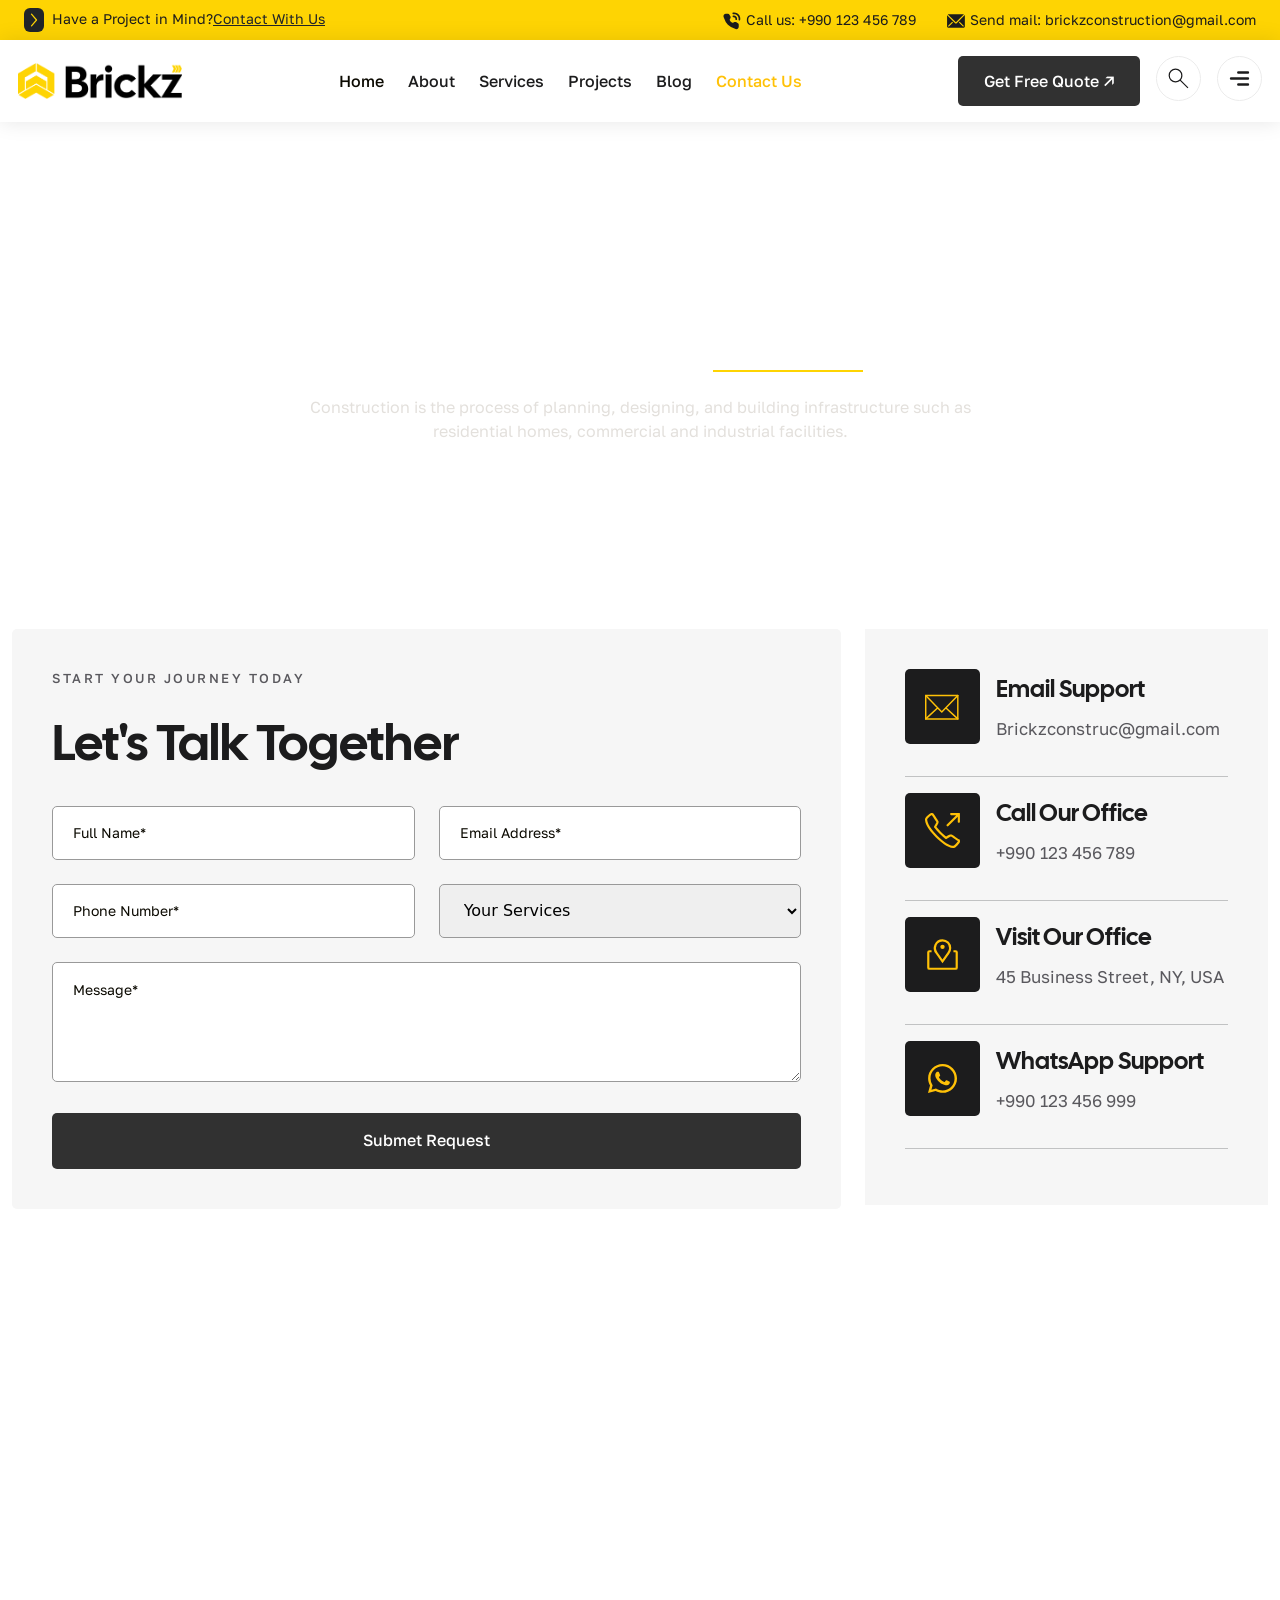
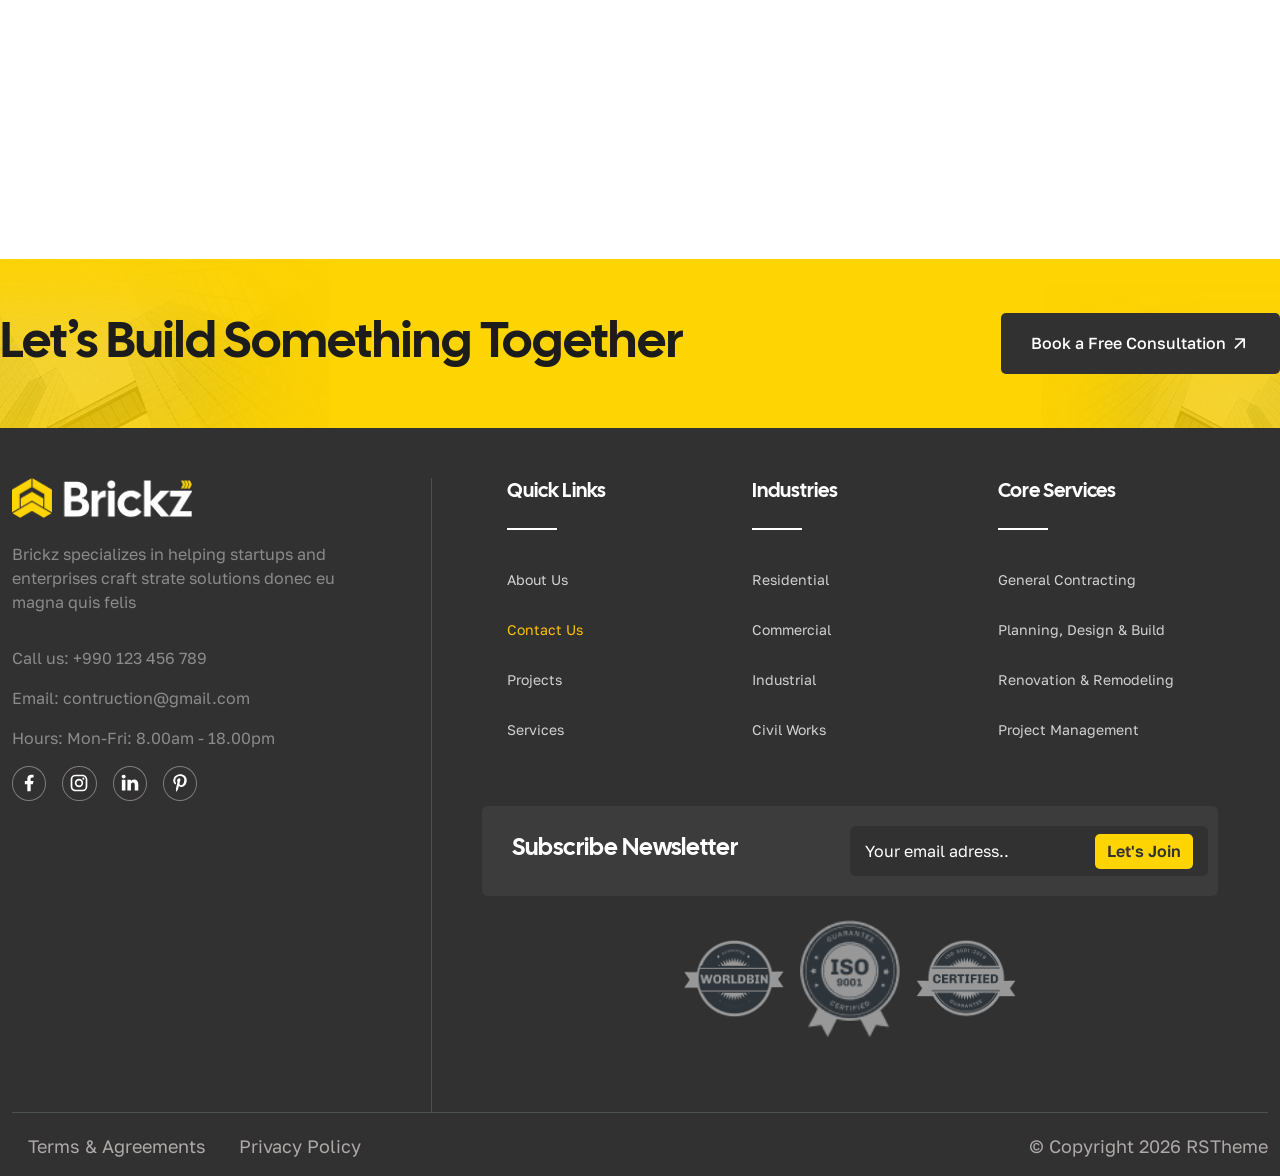
<file: contact.html>
<!DOCTYPE html>
<html lang="en">

<head>
    <meta charset="UTF-8">
    <meta name="viewport" content="width=device-width, initial-scale=1.0">
    <link rel="icon" type="image/webp" href="./images/icon_head.png">
    <title>contact us - Brickz Construction WordPress Theme</title>
    <link rel="stylesheet" href="./contact.css">
    <script src="./contact.js"></script>
    <!-- Fonts -->
    <link rel="preconnect" href="https://fonts.googleapis.com">
    <link rel="preconnect" href="https://fonts.gstatic.com" crossorigin>
    <link href="https://fonts.googleapis.com/css2?family=Space+Grotesk:wght@300..700&display=swap" rel="stylesheet">
    <link rel="preconnect" href="https://fonts.googleapis.com">
    <link rel="preconnect" href="https://fonts.gstatic.com" crossorigin>
    <link
        href="https://fonts.googleapis.com/css2?family=Cal+Sans&family=Golos+Text:wght@400..900&family=Inter+Tight:ital,wght@0,100..900;1,100..900&display=swap"
        rel="stylesheet">
    <!-- bootstrap -->
    <link href="https://cdn.jsdelivr.net/npm/bootstrap@5.3.8/dist/css/bootstrap.min.css" rel="stylesheet"
        integrity="sha384-sRIl4kxILFvY47J16cr9ZwB07vP4J8+LH7qKQnuqkuIAvNWLzeN8tE5YBujZqJLB" crossorigin="anonymous">
    <script src="https://cdn.jsdelivr.net/npm/bootstrap@5.3.8/dist/js/bootstrap.bundle.min.js"
        integrity="sha384-FKyoEForCGlyvwx9Hj09JcYn3nv7wiPVlz7YYwJrWVcXK/BmnVDxM+D2scQbITxI"
        crossorigin="anonymous"></script>
    <!-- animate && wow -->
    <link rel="stylesheet" href="https://cdnjs.cloudflare.com/ajax/libs/animate.css/4.1.1/animate.min.css" />
    <script src="https://cdnjs.cloudflare.com/ajax/libs/wow/1.1.2/wow.min.js"
        integrity="sha512-Eak/29OTpb36LLo2r47IpVzPBLXnAMPAVypbSZiZ4Qkf8p/7S/XRG5xp7OKWPPYfJT6metI+IORkR5G8F900+g=="
        crossorigin="anonymous" referrerpolicy="no-referrer">
        </script>
    <script>
        new WOW().init();
    </script>
</head>

<body>
    <div class="gg d-flex justify-content-between align-items-center px-4 py-2">
        <div class="gg1 col-6 d-flex d-none d-md-none d-lg-flex">
            <div class="bg-dark text-warning d-flex   justify-content-center align-items-center rounded">
                <svg xmlns="http://www.w3.org/2000/svg" width="24" height="24" viewBox="0 0 24 24">
                    <path fill="currentColor" fill-rule="evenodd"
                        d="M8.512 4.43a.75.75 0 0 1 1.057.082l6 7a.75.75 0 0 1 0 .976l-6 7a.75.75 0 0 1-1.138-.976L14.012 12L8.431 5.488a.75.75 0 0 1 .08-1.057"
                        clip-rule="evenodd" />
                </svg>
            </div>
            <p class="ps-2 mb-0">Have a Project in Mind?</p>
            <a class="text-dark" href="">Contact With Us</a>
        </div>
        <div
            class="gg2 col-12 col-md-12 col-lg-6 justify-content-center align-items-center justify-content-md-center align-items-md-center justify-content-lg-end align-items-lg-end d-flex flex-wrap  gap-4">
            <p class="mb-0 col-12 col-md-12 col-lg-4 text-center"><svg xmlns="http://www.w3.org/2000/svg" width="20"
                    height="20" viewBox="0 0 48 48">
                    <g fill="none" stroke="currentColor" stroke-linejoin="round" stroke-width="4">
                        <path stroke-linecap="round"
                            d="M41.78 20.607a13.1 13.1 0 0 0-.25-5.102a12.94 12.94 0 0 0-3.415-6.018a12.94 12.94 0 0 0-6.018-3.416a13.1 13.1 0 0 0-5.102-.249m7.195 13.982a5.99 5.99 0 0 0-1.692-5.132a5.99 5.99 0 0 0-5.132-1.692" />
                        <path fill="currentColor"
                            d="M14.376 8.794a2 2 0 0 1 1.748 1.03l2.447 4.406a2 2 0 0 1 .04 1.866l-2.357 4.713s.683 3.512 3.541 6.37c2.859 2.858 6.359 3.53 6.359 3.53l4.712-2.357a2 2 0 0 1 1.867.041l4.42 2.457a2 2 0 0 1 1.027 1.748v5.074c0 2.583-2.4 4.45-4.848 3.623c-5.028-1.696-12.832-4.927-17.78-9.873c-4.946-4.947-8.176-12.752-9.873-17.78c-.826-2.448 1.04-4.848 3.624-4.848z" />
                    </g>
                </svg> Call us: +990 123 456 789</p>
            <p class="mb-0"><svg xmlns="http://www.w3.org/2000/svg" width="20" height="20" viewBox="0 0 36 36">
                    <path fill="currentColor" d="M32.33 6a2 2 0 0 0-.41 0h-28a2 2 0 0 0-.53.08l14.45 14.39Z"
                        class="clr-i-solid clr-i-solid-path-1" />
                    <path fill="currentColor"
                        d="m33.81 7.39l-14.56 14.5a2 2 0 0 1-2.82 0L2 7.5a2 2 0 0 0-.07.5v20a2 2 0 0 0 2 2h28a2 2 0 0 0 2-2V8a2 2 0 0 0-.12-.61M5.3 28H3.91v-1.43l7.27-7.21l1.41 1.41Zm26.61 0h-1.4l-7.29-7.23l1.41-1.41l7.27 7.21Z"
                        class="clr-i-solid clr-i-solid-path-2" />
                    <path fill="none" d="M0 0h36v36H0z" />
                </svg> Send mail: brickzconstruction@gmail.com</p>
        </div>
    </div>
    <div style="padding-bottom: 80px;">
    </div>
    <header class="fixed-top d-flex justify-content-center flex-wrap w-100">
        <div class="container">
            <div class="head d-flex justify-content-between align-items-center py-3 z-3">
                <img class="ps-3" src="./images/head.png" width="180px" alt="">
                <nav class="d-sm-none d-md-none d-lg-flex gap-4 ">
                    <a class="yell text-decoration-none " href="./index.html">Home</a>
                    <a class="text-decoration-none" href="./about.html">About</a>
                    <a class="text-decoration-none" href="./services.html">Services</a>
                    <a class="text-decoration-none" href="./Projects.html">Projects</a>
                    <a class="text-decoration-none" href="./blog.html">Blog</a>
                    <a class="text-decoration-none text-warning" href="./contact.html">Contact Us</a>
                </nav>
                <div class="d-flex gap-3 pe-3 overflow-hidden">
                    <button class="d-sm-none d-md-none d-lg-flex text-center border-0 justify-content-center
                    align-items-center">Get
                        Free Quote &#8599;</button>
                    <svg class="d-flex d-none d-md-flex d-lg-flex" xmlns="http://www.w3.org/2000/svg" width="45"
                        height="45" viewBox="0 0 24 24">
                        <path fill="currentColor"
                            d="m19.485 20.154l-6.262-6.262q-.75.639-1.725.989t-1.96.35q-2.398 0-4.064-1.666Q3.808 11.898 3.808 9.5t1.666-4.064t4.064-1.667t4.065 1.667T15.269 9.5q0 1.042-.369 2.017t-.97 1.668l6.262 6.261zM9.539 14.23q1.99 0 3.36-1.37t1.37-3.361t-1.37-3.36t-3.36-1.37t-3.361 1.37t-1.37 3.36t1.37 3.36t3.36 1.37" />
                    </svg>
                    <svg data-bs-toggle="offcanvas" data-bs-target="#offcanvasExample" aria-controls="offcanvasExample"
                        xmlns="http://www.w3.org/2000/svg" width="45" height="45" viewBox="0 0 24 24">
                        <path fill="none" stroke="currentColor" stroke-linecap="round" stroke-linejoin="round"
                            stroke-width="2" d="M11 17h8M5 12h14m-8-5h8" />
                    </svg>
                </div>
                <div class="off1 offcanvas offcanvas-end" tabindex="-1" id="offcanvasExample"
                    aria-labelledby="offcanvasExampleLabel">
                    <div class="off2 offcanvas-header d-flex col-12">
                        <h5 class="offcanvas-title" id="offcanvasExampleLabel"> <img class="ps-3 pt-5 col-10"
                                src="./images/logo_002.png" width="180px" alt=""></h5>
                        <button class="btn-close" data-bs-dismiss="offcanvas" aria-label="Close"></button>
                    </div>
                    <div class="offcanvas-body">
                        <div>
                            <div class="off3 d-flex flex-column ps-3">
                                <a class="yell text-decoration-none " href="./index.html">Home</a>
                                <a class="text-decoration-none" href="./about.html">About</a>
                                <a class="text-decoration-none" href="./services.html">Services</a>
                                <a class="text-decoration-none" href="./Projects.html">Projects</a>
                                <a class="text-decoration-none" href="./blog.html">Blog</a>
                                <a class="text-decoration-none text-warning" href="./contact.html">Contact Us</a>
                            </div>
                        </div>

                    </div>
                </div>
            </div>
        </div>
    </header>
    <section id="bg">
        <div class="container d-flex flex-column justify-content-center align-items-center text-center">
            <div class="back d-flex justify-content-center align-items-center gap-3">
                <a class="text text-decoration-none" href="./index.html">Home</a>
                <p class="p1">>></p>
                <p class="p2">Contact Us</p>
            </div>
            <h3>Contact Us</h3>
            <h2 class="title col-12"></h2>
            <p class="p3">Construction is the process of planning, designing, and building infrastructure such as
                residential homes, commercial and industrial facilities.</p>
        </div>
    </section>
    <section id="sec-2">
        <div class="container">
            <div class="parent d-flex flex-wrap">
                <div class="row g-4">
                    <div class="col-12 col-md-12 col-lg-8">
                        <div class="left d-flex flex-wrap">
                            <div class="row g-4">
                                <span>Start Your Journey Today</span>
                                <h2>Let's Talk Together</h2>
                                <div class="form-parent col-12 col-md-12 col-lg-6"><input class="col-12"
                                        placeholder="Full Name*" type="text">
                                </div>
                                <div class="form-parent col-12 col-md-12 col-lg-6"><input class="col-12"
                                        placeholder="Email Address*" type="email"></div>
                                <div class="form-parent col-12 col-md-12 col-lg-6"><input class="col-12"
                                        placeholder="Phone Number*" type="number"></div>
                                <div class="form-parent  col-12 col-md-12 col-lg-6"><select class="col-12">
                                        <option value="Services">Your Services</option>
                                        <option value="design">Design & Build</option>
                                        <option value="management">Project Management</option>
                                        <option value="renovation">Renovation & Remodeling</option>
                                        <option value="engineering">Structural Engineering</option>
                                        <option value="finishing">Finishing Works</option>
                                    </select>
                                </div>
                                <div class="form-parent col-12"><textarea class="col-12" placeholder="Message*" name=""
                                        id=""></textarea>
                                </div>
                                <div class="form-parent col-12"><button class="col-12">Submet
                                        Request</button></div>
                            </div>
                        </div>
                    </div>
                    <div class="col-12 col-md-12 col-lg-4">
                        <div class="right">
                            <div class="row">
                                <div class="col-12">
                                    <div class="contact d-flex flex-wrap align-items-center gap-3 pb-3">
                                        <div class="imgg d-flex justify-content-center align-items-center">
                                            <svg class="text-warning" xmlns="http://www.w3.org/2000/svg" width="35"
                                                height="35" viewBox="0 0 24 24">
                                                <g fill="none" stroke="currentColor" stroke-linecap="round"
                                                    stroke-linejoin="round" stroke-miterlimit="10" stroke-width="1">
                                                    <path
                                                        d="m22.5 4.5l-11 11.25L.5 4.5m0 16L8.605 13m5.79 0l8.105 7.5" />
                                                    <path d="M22.5 4.5H.5v16h22z" />
                                                </g>
                                            </svg>
                                        </div>
                                        <div class="d-flex flex-column">
                                            <span class="spa1">Email Support</span>
                                            <span class="spa2">Brickzconstruc@gmail.com</span>
                                        </div>
                                    </div>
                                    <hr>
                                </div>
                                <div class="col-12">
                                    <div class="contact d-flex flex-wrap align-items-center gap-3 pb-3">
                                        <div class="imgg d-flex justify-content-center align-items-center">
                                            <svg class="text-warning" xmlns="http://www.w3.org/2000/svg" width="35"
                                                height="35" viewBox="0 0 1024 1024">
                                                <path fill="currentColor"
                                                    d="M1000.35 771.616c-15.664-11.008-187.059-124.974-208.066-137.806c-9.152-5.6-20.32-8.336-32.464-8.336c-15.664 0-33.008 4.56-49.935 13.472c-16.497 8.688-66.464 37.12-90.913 51.088c-21.536-15.12-72.127-53.872-151.84-133.664c-79.215-79.184-118.319-130.191-133.535-151.84c13.936-24.432 42.336-74.4 50.976-90.848c16.368-31.008 18.225-61.968 4.944-82.848c-12.463-19.68-125.968-191.808-137.68-208C240.813 7.554 221.021-.702 199.55-.702c-16.944 0-34.912 5.12-50.496 15.968C147.55 16.338-3.043 125.522-1.043 187.618C4.51 362.05 174.013 567.042 315.228 708.306s346.224 310.815 521.344 316.399h1.44c61.312 0 169.089-148.688 170.129-150.16c28.272-40.4 17.968-84.88-7.791-102.929m-44.209 65.651c-40.592 56.224-98.225 114.945-120.784 123.346c-120.032-5.632-288.464-111.12-474.88-297.568c-186.4-186.464-291.872-354.704-297.44-474.336c8.096-22.624 66.815-80.624 122.527-120.912c4.128-2.848 9.216-4.496 13.968-4.496c1.055 0 1.935.096 2.624.224c18 26.16 114.624 172.433 132.16 199.776c.064 2.88-.911 10.19-6.4 20.623c-5.84 11.12-24.032 43.536-49.904 88.88l-20.128 35.28l23.344 33.248c17.408 24.72 58.816 78.464 140.624 160.288c82.16 82.192 135.712 123.473 160.336 140.784l33.248 23.344l35.28-20.16c34.193-19.537 75.504-42.945 88.945-50c10.784-5.68 18.16-6.129 20.16-6.129c.32 0 .593 0 .816.033c24.496 15.376 173.937 114.592 200.32 132.688c.432 2.56.031 8.128-4.816 15.088zM683.899 382.276l275.246-273.572l-.88 155.056c-.288 12.944 9.968 24.192 22.912 23.889l16.416-.016c12.96-.32 23.649-8 23.921-20.928l.656-231.008c0-.223-.864-.383-.864-.607l1.264-11.712c.128-6.496-1.376-12.288-5.6-16.432c-4.128-4.175-9.935-6.72-16.384-6.543L988.89.675c-.224 0-.4.096-.655.128L758.763-.222c-12.928.289-23.616 10.977-23.92 23.921l-.032 16.416c1.967 15.233 13.935 24.16 26.88 23.872l151.248.4L638.65 337.013c-12.497 12.496-12.497 32.768 0 45.264c12.496 12.481 32.752 12.481 45.248 0z" />
                                            </svg>
                                        </div>
                                        <div class="d-flex flex-column">
                                            <span class="spa1">Call Our Office</span>
                                            <span class="spa2">+990 123 456 789</span>
                                        </div>
                                    </div>
                                    <hr>
                                </div>
                                <div class="col-12">
                                    <div class="contact d-flex flex-wrap align-items-center gap-3 pb-3">
                                        <div class="imgg d-flex justify-content-center align-items-center">
                                            <svg class="text-warning" xmlns="http://www.w3.org/2000/svg" width="35"
                                                height="35" viewBox="0 0 32 32">
                                                <path fill="currentColor"
                                                    d="m16 24l-6.09-8.6A8.14 8.14 0 0 1 16 2a8.08 8.08 0 0 1 8 8.13a8.2 8.2 0 0 1-1.8 5.13Zm0-20a6.07 6.07 0 0 0-6 6.13a6.2 6.2 0 0 0 1.49 4L16 20.52L20.63 14A6.24 6.24 0 0 0 22 10.13A6.07 6.07 0 0 0 16 4" />
                                                <circle cx="16" cy="9" r="2" fill="currentColor" />
                                                <path fill="currentColor"
                                                    d="M28 12h-2v2h2v14H4V14h2v-2H4a2 2 0 0 0-2 2v14a2 2 0 0 0 2 2h24a2 2 0 0 0 2-2V14a2 2 0 0 0-2-2" />
                                            </svg>
                                        </div>
                                        <div class="d-flex flex-column">
                                            <span class="spa1">Visit Our Office</span>
                                            <span class="spa2">45 Business Street, NY, USA</span>
                                        </div>
                                    </div>
                                    <hr>
                                </div>
                                <div class="col-12">
                                    <div class="contact d-flex flex-wrap align-items-center gap-3 pb-3">
                                        <div class="imgg d-flex justify-content-center align-items-center">
                                            <svg class="text-warning" xmlns="http://www.w3.org/2000/svg" width="35"
                                                height="35" viewBox="0 0 24 24">
                                                <path fill="currentColor"
                                                    d="M19.05 4.91A9.82 9.82 0 0 0 12.04 2c-5.46 0-9.91 4.45-9.91 9.91c0 1.75.46 3.45 1.32 4.95L2.05 22l5.25-1.38c1.45.79 3.08 1.21 4.74 1.21c5.46 0 9.91-4.45 9.91-9.91c0-2.65-1.03-5.14-2.9-7.01m-7.01 15.24c-1.48 0-2.93-.4-4.2-1.15l-.3-.18l-3.12.82l.83-3.04l-.2-.31a8.26 8.26 0 0 1-1.26-4.38c0-4.54 3.7-8.24 8.24-8.24c2.2 0 4.27.86 5.82 2.42a8.18 8.18 0 0 1 2.41 5.83c.02 4.54-3.68 8.23-8.22 8.23m4.52-6.16c-.25-.12-1.47-.72-1.69-.81c-.23-.08-.39-.12-.56.12c-.17.25-.64.81-.78.97c-.14.17-.29.19-.54.06c-.25-.12-1.05-.39-1.99-1.23c-.74-.66-1.23-1.47-1.38-1.72c-.14-.25-.02-.38.11-.51c.11-.11.25-.29.37-.43s.17-.25.25-.41c.08-.17.04-.31-.02-.43s-.56-1.34-.76-1.84c-.2-.48-.41-.42-.56-.43h-.48c-.17 0-.43.06-.66.31c-.22.25-.86.85-.86 2.07s.89 2.4 1.01 2.56c.12.17 1.75 2.67 4.23 3.74c.59.26 1.05.41 1.41.52c.59.19 1.13.16 1.56.1c.48-.07 1.47-.6 1.67-1.18c.21-.58.21-1.07.14-1.18s-.22-.16-.47-.28" />
                                            </svg>
                                        </div>
                                        <div class="d-flex flex-column">
                                            <span class="spa1">WhatsApp Support</span>
                                            <span class="spa2">+990 123 456 999</span>
                                        </div>
                                    </div>
                                    <hr>
                                </div>
                            </div>
                        </div>
                    </div>
                </div>
            </div>
        </div>
    </section>
    <section id="sec-3">
        <div class="container">
            <div class="map col-12 rounded">
                <iframe class="col-12 rounded"
                    src="https://www.google.com/maps/embed?pb=!1m18!1m12!1m3!1d317716.60648832715!2d0.22805010725556601!3d51.5286070079531!2m3!1f0!2f0!3f0!3m2!1i1024!2i768!4f13.1!3m3!1m2!1s0x47d8a00baf21de75%3A0x52963a5addd52a99!2z2YTZhtiv2YbYjCDYp9mE2YXZhdmE2YPYqSDYp9mE2YXYqtit2K_YqQ!5e0!3m2!1sar!2seg!4v1771711151779!5m2!1sar!2seg"
                    width="600" height="450" style="border:0;" allowfullscreen="" loading="lazy"
                    referrerpolicy="no-referrer-when-downgrade"></iframe>
            </div>
        </div>
    </section>
    <section id="sec-4">
        <div class="container">
            <div class="col-12 d-flex flex-wrap justify-content-between align-items-center">
                <div class="tex">
                    <h2 class="col-12 col-md-12 col-6">Let’s Build Something Together</h2>
                </div>
                <div class="but"><button class="d-flex justify-content-center align-items-center gap-1">Book a Free Consultation <svg xmlns="http://www.w3.org/2000/svg" width="20"
                            height="20" viewBox="0 0 24 24">
                            <path fill="currentColor"
                                d="m16 8.4l-8.9 8.9q-.275.275-.7.275t-.7-.275t-.275-.7t.275-.7L14.6 7H7q-.425 0-.712-.288T6 6t.288-.712T7 5h10q.425 0 .713.288T18 6v10q0 .425-.288.713T17 17t-.712-.288T16 16z" />
                        </svg></button></div>
            </div>
        </div>
    </section>
    <footer id="sec-5">
        <div class="container_1 container d-flex align-items-center flex-wrap col-12">
            <div class="contac d-flex flex-wrap pt-0 col-12">
                <div class="cv col-12 col-md-12 col-lg-4 pe-5">
                    <img class="col-12" src="./images/logo_002.png" alt="logo">
                    <p class="p1 pb-3 pt-4">Brickz specializes in helping startups and enterprises craft strate
                        solutions donec eu magna quis felis</p>
                    <p class="p2">Call us: +990 123 456 789</p>
                    <p class="p3">Email: contruction@gmail.com</p>
                    <p class="p4">Hours: Mon-Fri: 8.00am - 18.00pm</p>
                    <div class="social col-12 col-md-6 col-lg-6 d-flex  gap-3 pb-3">
                        <div><a target="_blank" href="https://facebook.com"><svg xmlns="http://www.w3.org/2000/svg"
                                    width="30" height="30" viewBox="0 0 24 24">
                                    <path fill="currentColor"
                                        d="M14 13.5h2.5l1-4H14v-2c0-1.03 0-2 2-2h1.5V2.14c-.326-.043-1.557-.14-2.857-.14C11.928 2 10 3.657 10 6.7v2.8H7v4h3V22h4z" />
                                </svg></a></div>
                        <div><a target="_blank" href="https://instagram.com"><svg xmlns="http://www.w3.org/2000/svg"
                                    width="30" height="30" viewBox="0 0 24 24">
                                    <path fill="currentColor"
                                        d="M7.8 2h8.4C19.4 2 22 4.6 22 7.8v8.4a5.8 5.8 0 0 1-5.8 5.8H7.8C4.6 22 2 19.4 2 16.2V7.8A5.8 5.8 0 0 1 7.8 2m-.2 2A3.6 3.6 0 0 0 4 7.6v8.8C4 18.39 5.61 20 7.6 20h8.8a3.6 3.6 0 0 0 3.6-3.6V7.6C20 5.61 18.39 4 16.4 4zm9.65 1.5a1.25 1.25 0 0 1 1.25 1.25A1.25 1.25 0 0 1 17.25 8A1.25 1.25 0 0 1 16 6.75a1.25 1.25 0 0 1 1.25-1.25M12 7a5 5 0 0 1 5 5a5 5 0 0 1-5 5a5 5 0 0 1-5-5a5 5 0 0 1 5-5m0 2a3 3 0 0 0-3 3a3 3 0 0 0 3 3a3 3 0 0 0 3-3a3 3 0 0 0-3-3" />
                                </svg></a></div>
                        <div><a target="_blank" href="https://linkedin.com"><svg xmlns="http://www.w3.org/2000/svg"
                                    width="30" height="30" viewBox="-2 -2 24 24">
                                    <path fill="currentColor"
                                        d="M19.959 11.719v7.379h-4.278v-6.885c0-1.73-.619-2.91-2.167-2.91c-1.182 0-1.886.796-2.195 1.565c-.113.275-.142.658-.142 1.043v7.187h-4.28s.058-11.66 0-12.869h4.28v1.824l-.028.042h.028v-.042c.568-.875 1.583-2.126 3.856-2.126c2.815 0 4.926 1.84 4.926 5.792M2.421.026C.958.026 0 .986 0 2.249c0 1.235.93 2.224 2.365 2.224h.028c1.493 0 2.42-.989 2.42-2.224C4.787.986 3.887.026 2.422.026zM.254 19.098h4.278V6.229H.254z" />
                                </svg></a></div>
                        <div><a target="_blank" href="https://twitter.com"><svg xmlns="http://www.w3.org/2000/svg"
                                    width="30" height="30" viewBox="0 0 16 16">
                                    <path fill="currentColor"
                                        d="M8.34 1C5.46 1 2.62 2.92 2.62 6.02c0 1.97 1.11 3.1 1.78 3.1c.28 0 .44-.77.44-.99c0-.26-.66-.82-.66-1.9c0-2.26 1.72-3.85 3.94-3.85c1.91 0 3.32 1.09 3.32 3.08c0 1.49-.6 4.28-2.53 4.28c-.7 0-1.3-.5-1.3-1.23c0-1.06.74-2.09.74-3.18c0-1.86-2.63-1.52-2.63.72c0 .47.06.99.27 1.42c-.39 1.67-1.18 4.15-1.18 5.87c0 .53.08 1.05.13 1.58c.1.11.05.1.19.04c1.41-1.94 1.36-2.31 2-4.85c.35.66 1.24 1.01 1.94 1.01c2.98 0 4.32-2.9 4.32-5.52c0-2.79-2.41-4.6-5.05-4.6" />
                                </svg></a></div>
                    </div>
                </div>
                <div class="vc d-flex flex-wrap col-12 col-md-12 col-lg-8">
                    <div class="cv1 col-12 col-md-4 col-lg-4">
                        <h4>Quick Links</h4>
                        <h2 class="title"></h2>
                        <a class="text-decoration-none" href="./about.html">
                            <p class="p1 pb-1 pt-4"><span>>></span> About Us</p>
                        </a>
                        <a class="text-decoration-none" href="./contact.html">
                            <p class="p2 pb-1 text-warning"><span>>></span> Contact Us</p>
                        </a>
                        <a class="text-decoration-none" href="./projects.html">
                            <p class="p3 pb-1"><span>>></span> Projects</p>
                        </a>
                        <a class="text-decoration-none" href="./services.html">
                            <p class="p4 pb-1"><span>>></span> Services</p>
                        </a>
                    </div>
                    <div class="cv1 col-12 col-md-4 col-lg-4">
                        <h4>Industries</h4>
                        <h2 class="title"></h2>
                        <p class="p1 pb-1 pt-4"><span>>></span> Residential</p>
                        <p class="p2 pb-1"><span>>></span> Commercial</p>
                        <p class="p3 pb-1"><span>>></span> Industrial</p>
                        <p class="p4 pb-1"><span>>></span> Civil Works</p>
                    </div>
                    <div class="cv1 col-12 col-md-4 col-lg-4">
                        <h4>Core Services</h4>
                        <h2 class="title"></h2>
                        <p class="p1 pb-1 pt-4"><span>>></span> General Contracting</p>
                        <p class="p2 pb-1"><span>>></span> Planning, Design & Build</p>
                        <p class="p3 pb-1"><span>>></span> Renovation & Remodeling</p>
                        <p class="p4 pb-1 pb-5"><span>>></span> Project Management</p>
                    </div>
                    <div class="parent rounded col-12 d-flex flex-wrap align-items-center">
                        <h3 class="col-12 col-md-12 col-lg-6">Subscribe Newsletter</h3>
                        <div class="inbut col-12 col-md-12 col-lg-6 d-flex align-items-center rounded">
                            <input placeholder="Your email adress.." type="email">
                            <button class="d-none d-md-flex d-lg-flex justify-content-center align-items-center">Let's
                                Join</button>
                        </div>
                        <div class="pt-4 pt-md-0 pt-lg-0 col-12">
                            <button class="d-flex d-md-none d-lg-none justify-content-center align-items-center">Let's
                                Join</button>
                        </div>
                    </div>
                    <div
                        class="imgg col-12 d-flex justify-content-center align-items-center gap-3 overflow-hidden  pt-4">
                        <img src="./images/footer-logo.png" alt="logo">
                        <img src="./images/brand-logo1-1.png" alt="logo">
                        <img src="./images/brand-logo1-2.png" alt="logo">
                    </div>
                </div>
            </div>
        </div>
        <div class="container_2 container d-flex flex-wrap align-items-center justify-content-center">
            <div
                class="text d-flex justify-content-center justify-content-md-start justify-content-lg-start col-12 col-md-6 col-lg-6">
                <div class="d-flex flex-wrap g-md-5 g-lg-4 col-12 text-center">
                    <p class="tex1 col-12 col-md-7 col-lg-4 m-0 pb-3">Terms & Agreements</p>
                    <p class="tex1 col-12 col-md-5 col-lg-3  m-0 pb-3">Privacy Policy</p>
                </div>
            </div>
            <div
                class="text col-12 col-md-6 col-lg-6 d-flex justify-content-center justify-content-md-end justify-content-lg-end align-items-end ">
                <p class="mb-3 mb-md-4 m-lg-0">© Copyright 2026 RSTheme</p>
            </div>
        </div>
    </footer>
    <button id="backToTop" class="back-to-top" title="Go to top">
        <svg viewBox="0 0 24 24" xmlns="http://www.w3.org/2000/svg">
            <path d="M12 4L12 20M12 4L5 11M12 4L19 11" stroke="currentColor" stroke-width="2" stroke-linecap="round"
                stroke-linejoin="round" />
        </svg>
    </button>
</body>

</html>
</file>
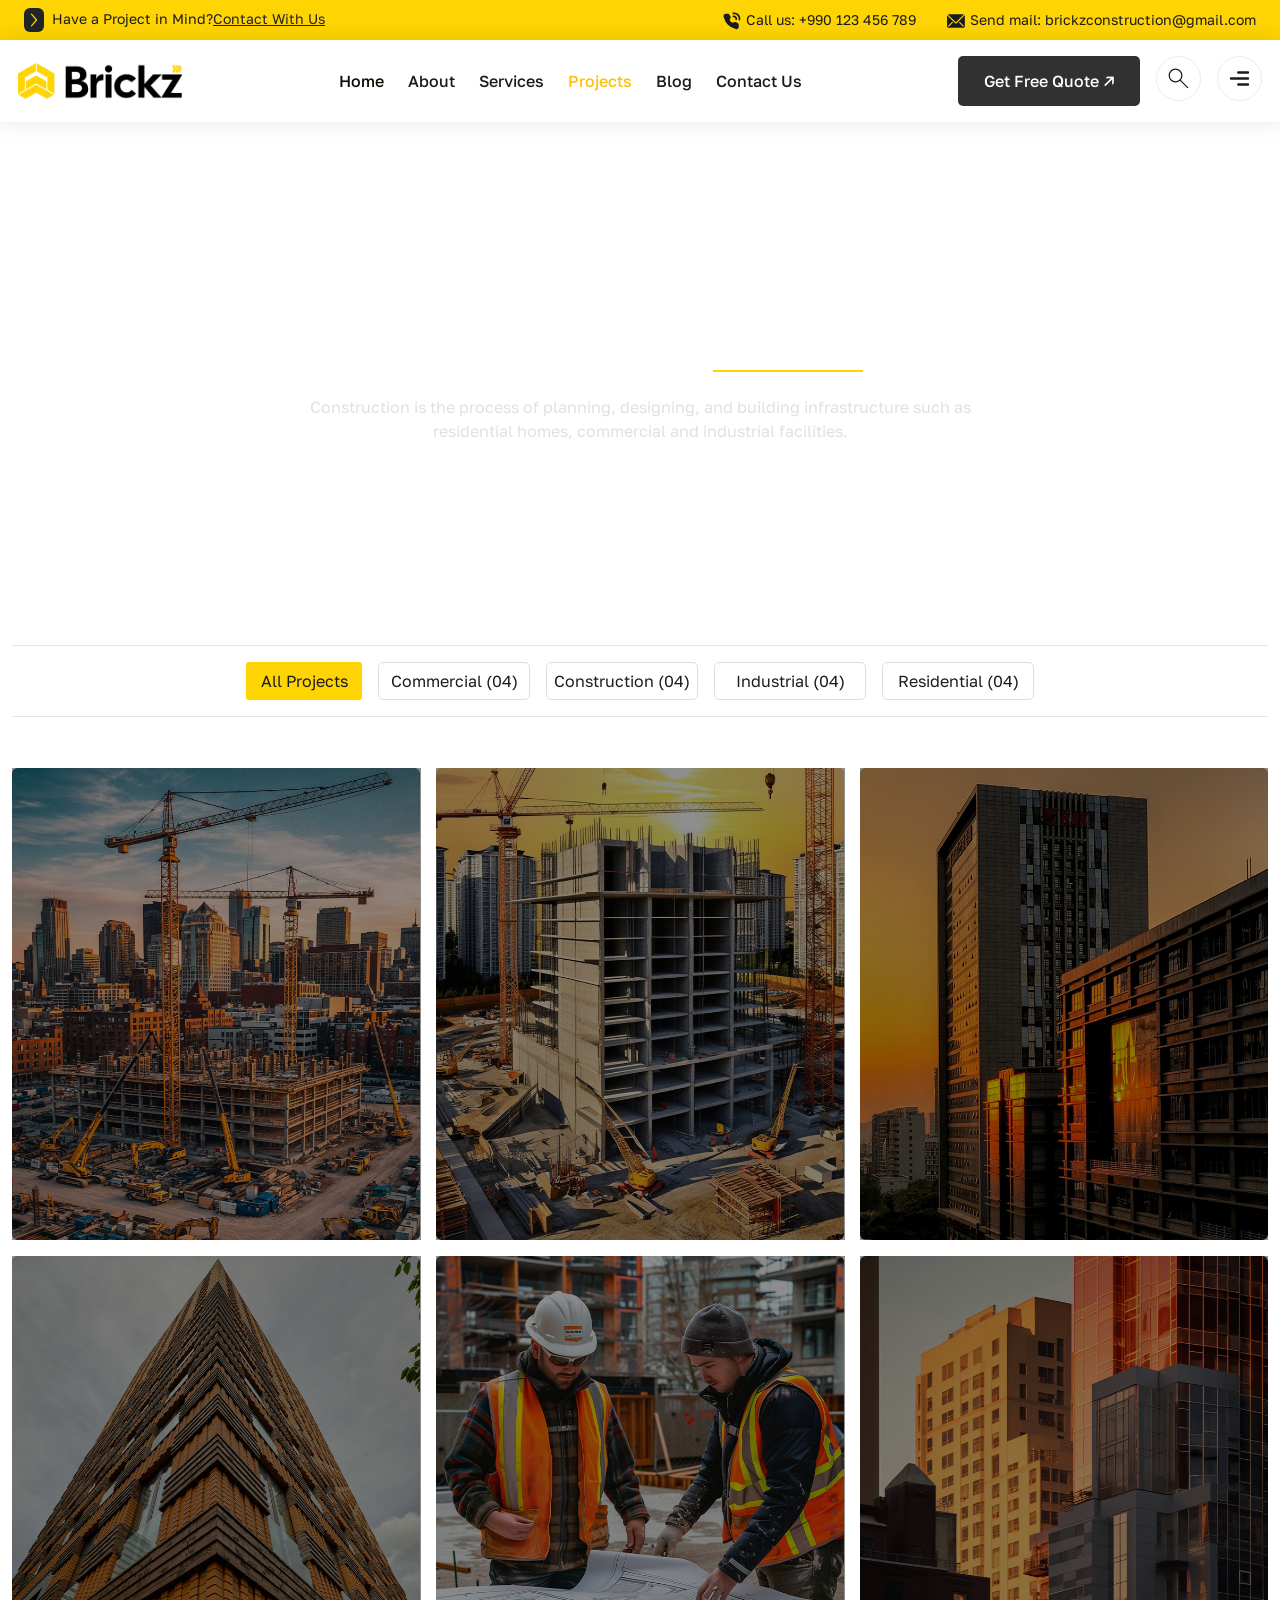
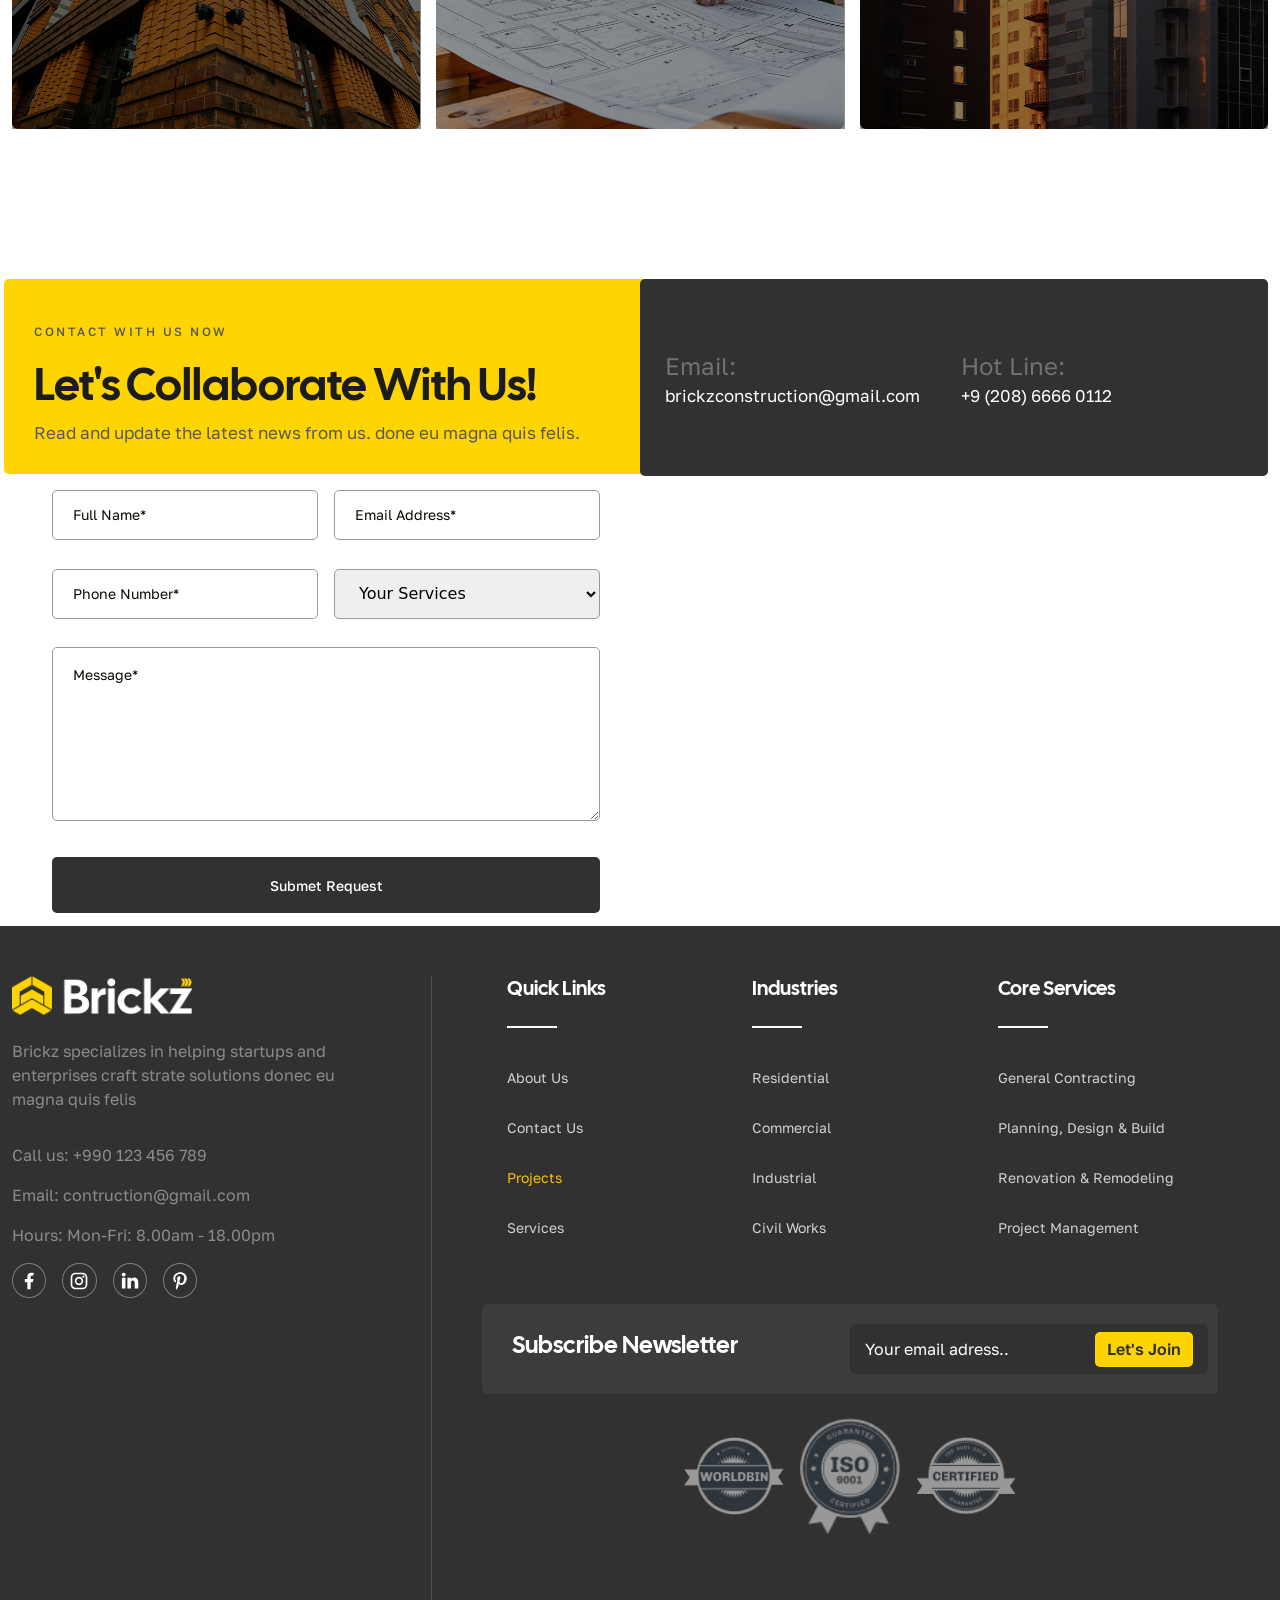
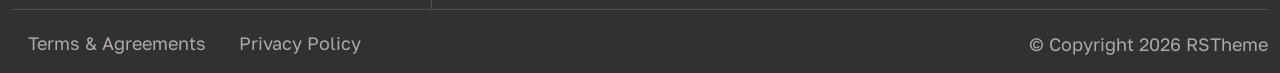
<file: Projects.html>
<!DOCTYPE html>
<html lang="en">

<head>
    <meta charset="UTF-8">
    <meta name="viewport" content="width=device-width, initial-scale=1.0">
    <link rel="icon" type="image/webp" href="./images/icon_head.png">
    <title>Project Filter - Brickz Construction WordPress Theme</title>
    <link rel="stylesheet" href="./Projects.css">
    <script src="./Projects.js"></script>
    <!-- Fonts -->
    <link rel="preconnect" href="https://fonts.googleapis.com">
    <link rel="preconnect" href="https://fonts.gstatic.com" crossorigin>
    <link href="https://fonts.googleapis.com/css2?family=Space+Grotesk:wght@300..700&display=swap" rel="stylesheet">
    <link rel="preconnect" href="https://fonts.googleapis.com">
    <link rel="preconnect" href="https://fonts.gstatic.com" crossorigin>
    <link
        href="https://fonts.googleapis.com/css2?family=Cal+Sans&family=Golos+Text:wght@400..900&family=Inter+Tight:ital,wght@0,100..900;1,100..900&display=swap"
        rel="stylesheet">
    <!-- bootstrap -->
    <link href="https://cdn.jsdelivr.net/npm/bootstrap@5.3.8/dist/css/bootstrap.min.css" rel="stylesheet"
        integrity="sha384-sRIl4kxILFvY47J16cr9ZwB07vP4J8+LH7qKQnuqkuIAvNWLzeN8tE5YBujZqJLB" crossorigin="anonymous">
    <script src="https://cdn.jsdelivr.net/npm/bootstrap@5.3.8/dist/js/bootstrap.bundle.min.js"
        integrity="sha384-FKyoEForCGlyvwx9Hj09JcYn3nv7wiPVlz7YYwJrWVcXK/BmnVDxM+D2scQbITxI"
        crossorigin="anonymous"></script>
    <!-- animate && wow -->
    <link rel="stylesheet" href="https://cdnjs.cloudflare.com/ajax/libs/animate.css/4.1.1/animate.min.css" />
    <script src="https://cdnjs.cloudflare.com/ajax/libs/wow/1.1.2/wow.min.js"
        integrity="sha512-Eak/29OTpb36LLo2r47IpVzPBLXnAMPAVypbSZiZ4Qkf8p/7S/XRG5xp7OKWPPYfJT6metI+IORkR5G8F900+g=="
        crossorigin="anonymous" referrerpolicy="no-referrer">
        </script>
    <script>
        new WOW().init();
    </script>
</head>

<body>
    <div class="gg d-flex justify-content-between align-items-center px-4 py-2">
        <div class="gg1 col-6 d-flex d-none d-md-none d-lg-flex">
            <div class="bg-dark text-warning d-flex   justify-content-center align-items-center rounded">
                <svg xmlns="http://www.w3.org/2000/svg" width="24" height="24" viewBox="0 0 24 24">
                    <path fill="currentColor" fill-rule="evenodd"
                        d="M8.512 4.43a.75.75 0 0 1 1.057.082l6 7a.75.75 0 0 1 0 .976l-6 7a.75.75 0 0 1-1.138-.976L14.012 12L8.431 5.488a.75.75 0 0 1 .08-1.057"
                        clip-rule="evenodd" />
                </svg>
            </div>
            <p class="ps-2 mb-0">Have a Project in Mind?</p>
            <a class="text-dark" href="">Contact With Us</a>
        </div>
        <div
            class="gg2 col-12 col-md-12 col-lg-6 justify-content-center align-items-center justify-content-md-center align-items-md-center justify-content-lg-end align-items-lg-end d-flex flex-wrap  gap-4">
            <p class="mb-0 col-12 col-md-12 col-lg-4 text-center"><svg xmlns="http://www.w3.org/2000/svg" width="20"
                    height="20" viewBox="0 0 48 48">
                    <g fill="none" stroke="currentColor" stroke-linejoin="round" stroke-width="4">
                        <path stroke-linecap="round"
                            d="M41.78 20.607a13.1 13.1 0 0 0-.25-5.102a12.94 12.94 0 0 0-3.415-6.018a12.94 12.94 0 0 0-6.018-3.416a13.1 13.1 0 0 0-5.102-.249m7.195 13.982a5.99 5.99 0 0 0-1.692-5.132a5.99 5.99 0 0 0-5.132-1.692" />
                        <path fill="currentColor"
                            d="M14.376 8.794a2 2 0 0 1 1.748 1.03l2.447 4.406a2 2 0 0 1 .04 1.866l-2.357 4.713s.683 3.512 3.541 6.37c2.859 2.858 6.359 3.53 6.359 3.53l4.712-2.357a2 2 0 0 1 1.867.041l4.42 2.457a2 2 0 0 1 1.027 1.748v5.074c0 2.583-2.4 4.45-4.848 3.623c-5.028-1.696-12.832-4.927-17.78-9.873c-4.946-4.947-8.176-12.752-9.873-17.78c-.826-2.448 1.04-4.848 3.624-4.848z" />
                    </g>
                </svg> Call us: +990 123 456 789</p>
            <p class="mb-0"><svg xmlns="http://www.w3.org/2000/svg" width="20" height="20" viewBox="0 0 36 36">
                    <path fill="currentColor" d="M32.33 6a2 2 0 0 0-.41 0h-28a2 2 0 0 0-.53.08l14.45 14.39Z"
                        class="clr-i-solid clr-i-solid-path-1" />
                    <path fill="currentColor"
                        d="m33.81 7.39l-14.56 14.5a2 2 0 0 1-2.82 0L2 7.5a2 2 0 0 0-.07.5v20a2 2 0 0 0 2 2h28a2 2 0 0 0 2-2V8a2 2 0 0 0-.12-.61M5.3 28H3.91v-1.43l7.27-7.21l1.41 1.41Zm26.61 0h-1.4l-7.29-7.23l1.41-1.41l7.27 7.21Z"
                        class="clr-i-solid clr-i-solid-path-2" />
                    <path fill="none" d="M0 0h36v36H0z" />
                </svg> Send mail: brickzconstruction@gmail.com</p>
        </div>
    </div>
    <div style="padding-bottom: 80px;">
    </div>
    <header class="fixed-top d-flex justify-content-center flex-wrap w-100">
        <div class="container">
            <div class="head d-flex justify-content-between align-items-center py-3 z-3">
                <img class="ps-3" src="./images/head.png" width="180px" alt="logo">
                <nav class="d-sm-none d-md-none d-lg-flex gap-4 ">
                    <a class="yell text-decoration-none " href="./index.html">Home</a>
                    <a class="text-decoration-none" href="./about.html">About</a>
                    <a class="text-decoration-none" href="./services.html">Services</a>
                    <a class="text-decoration-none text-warning" href="./Projects.html">Projects</a>
                    <a class="text-decoration-none" href="./blog.html">Blog</a>
                    <a class="text-decoration-none" href="./contact.html">Contact Us</a>
                </nav>
                <div class="d-flex gap-3 pe-3 overflow-hidden">
                    <button class="d-sm-none d-md-none d-lg-flex text-center border-0 justify-content-center
                    align-items-center">Get
                        Free Quote &#8599;</button>
                    <svg class="d-flex d-none d-md-flex d-lg-flex" xmlns="http://www.w3.org/2000/svg" width="45"
                        height="45" viewBox="0 0 24 24">
                        <path fill="currentColor"
                            d="m19.485 20.154l-6.262-6.262q-.75.639-1.725.989t-1.96.35q-2.398 0-4.064-1.666Q3.808 11.898 3.808 9.5t1.666-4.064t4.064-1.667t4.065 1.667T15.269 9.5q0 1.042-.369 2.017t-.97 1.668l6.262 6.261zM9.539 14.23q1.99 0 3.36-1.37t1.37-3.361t-1.37-3.36t-3.36-1.37t-3.361 1.37t-1.37 3.36t1.37 3.36t3.36 1.37" />
                    </svg>
                    <svg data-bs-toggle="offcanvas" data-bs-target="#offcanvasExample" aria-controls="offcanvasExample"
                        xmlns="http://www.w3.org/2000/svg" width="45" height="45" viewBox="0 0 24 24">
                        <path fill="none" stroke="currentColor" stroke-linecap="round" stroke-linejoin="round"
                            stroke-width="2" d="M11 17h8M5 12h14m-8-5h8" />
                    </svg>
                </div>
                <div class="off1 offcanvas offcanvas-end" tabindex="-1" id="offcanvasExample"
                    aria-labelledby="offcanvasExampleLabel">
                    <div class="off2 offcanvas-header d-flex col-12">
                        <h5 class="offcanvas-title" id="offcanvasExampleLabel"> <img class="ps-3 pt-5 col-10"
                                src="./images/logo_002.png" width="180px" alt="logo"></h5>
                        <button class="btn-close" data-bs-dismiss="offcanvas" aria-label="Close"></button>
                    </div>
                    <div class="offcanvas-body">
                        <div>
                            <div class="off3 d-flex flex-column ps-3">
                                <a class="yell text-decoration-none " href="./index.html">Home</a>
                                <a class="text-decoration-none" href="./about.html">About</a>
                                <a class="text-decoration-none" href="./services.html">Services</a>
                                <a class="text-decoration-none text-warning" href="./Projects.html">Projects</a>
                                <a class="text-decoration-none" href="./blog.html">Blog</a>
                                <a class="text-decoration-none" href="./contact.html">Contact Us</a>
                            </div>
                        </div>

                    </div>
                </div>
            </div>
        </div>
    </header>
    <section id="bg">
        <div class="container d-flex flex-column justify-content-center align-items-center text-center">
            <div class="back d-flex justify-content-center align-items-center gap-3">
                <a class="text text-decoration-none" href="./index.html">Home</a>
                <p class="p1">>></p>
                <p class="p2">Project Filter</p>
            </div>
            <h3>Project Filter</h3>
            <h2 class="title col-12"></h2>
            <p class="p3">Construction is the process of planning, designing, and building infrastructure such as
                residential homes, commercial and industrial facilities.</p>
        </div>
    </section>
    <section id="sec-2">
        <div class="container">
            <div class="topp">
                <span class="spa">
                    <hr>
                </span>
                <div
                    class="but_pirant d-flex flex-column flex-md-row flex-lg-row justify-content-center align-items-center flex-wrap gap-3">
                    <button class="but1">All Projects</button>
                    <button>Commercial (04)</button>
                    <button>Construction (04)</button>
                    <button>Industrial (04)</button>
                    <button>Residential (04)</button>
                </div>
                <span class="spa">
                    <hr>
                </span>
            </div>
            <div class="div_pirant d-flex flex-wrap">
                <div class="row g-3">
                    <div class="gridd col-12 col-md-6 col-lg-4">
                        <div class="pp rounded">
                            <img src="./images/cardd.jpg" alt="engineer" />
                            <div class=" position-absolute bottom-0"></div>
                        </div>
                        <div class="text">
                            <h5>Urban Nest Project</h5>
                            <h2 class="title"></h2>
                            <p>This project reflects our commitment to quality construction, efficient...</p>
                            <button>More Details &#8599;</button>
                        </div>
                    </div>
                    <div class="gridd col-12 col-md-6 col-lg-4">
                        <div class="pp rounded">
                            <img src="./images/cardd2.jpg" alt="engineer" />
                            <div class=" position-absolute bottom-0"></div>
                        </div>
                        <div class="text col-12 col-md-6 col-lg-4">
                            <h5>Unnayan Infrastructure</h5>
                            <h2 class="title"></h2>
                            <p>This project reflects our commitment to quality construction, efficient...</p>
                            <button>More Details &#8599;</button>
                        </div>
                    </div>
                    <div class="gridd col-12 col-md-6 col-lg-4">
                        <div class="pp rounded">
                            <img src="./images/cardd3.jpg" alt="engineer" />
                            <div class=" position-absolute bottom-0"></div>
                        </div>
                        <div class="text">
                            <h5>Integrity Build</h5>
                            <h2 class="title"></h2>
                            <p>This project reflects our commitment to quality construction, efficient...</p>
                            <button>More Details &#8599;</button>
                        </div>
                    </div>
                    <div class="gridd col-12 col-md-6 col-lg-4">
                        <div class="pp rounded">
                            <img src="./images/cardd4.jpg" alt="engineer" />
                            <div class=" position-absolute bottom-0"></div>
                        </div>
                        <div class="text">
                            <h5>Solid Foundation</h5>
                            <h2 class="title"></h2>
                            <p>This project reflects our commitment to quality construction, efficient...</p>
                            <button>More Details &#8599;</button>
                        </div>
                    </div>
                    <div class="gridd col-12 col-md-6 col-lg-4">
                        <div class="pp rounded">
                            <img src="./images/cardd5.jpg" alt="engineer" />
                            <div class=" position-absolute bottom-0"></div>
                        </div>
                        <div class="text">
                            <h5>Eco Build Initiative</h5>
                            <h2 class="title"></h2>
                            <p>This project reflects our commitment to quality construction, efficient...</p>
                            <button>More Details &#8599;</button>
                        </div>
                    </div>
                    <div class=" gridd col-12 col-md-6 col-lg-4">
                        <div class="pp rounded">
                            <img src="./images/cardd6.jpg" alt="engineer" />
                            <div class=" position-absolute bottom-0"></div>
                        </div>
                        <div class="text">
                            <h5>Shapla Housing</h5>
                            <h2 class="title"></h2>
                            <p>This project reflects our commitment to quality construction, efficient...</p>
                            <button>More Details &#8599;</button>
                        </div>
                    </div>
                </div>
            </div>
        </div>
    </section>
    <!-- <section id="sec-3">
        <div class="container">
            <div class="parent col-12 d-flex flex-wrap">
                <div class="col-12 col-md-12 col-lg-6">
                    <div class="row g-4">
                        <div class="col-12">
                            <div class="topp rounded col-12">
                                <span class="col-12">Contact with us now</span>
                                <h2 class="col-12">Let's Collaborate With Us!</h2>
                                <p class="col-12">Read and update the latest news from us. done eu magna quis felis.</p>
                            </div>
                        </div>
                        <div class="p-0 p-md-0 p-lg-5 d-flex flex-wrap col-12">
                            <div class="row g-3">
                                <div class="col-12 col-md-6 col-lg-6"><input class="col-12" placeholder="Full Name*"
                                        type="text">
                                </div>
                                <div class="col-12 col-md-6 col-lg-6"><input class="col-12" placeholder="Email Address*"
                                        type="email"></div>
                                <div class="col-12 col-md-6 col-lg-6"><input class="col-12" placeholder="Phone Number*"
                                        type="number"></div>
                                <div class="col-12 col-md-6 col-lg-6"><select class="col-12">
                                        <option value="" disabled selected>Your Services</option>
                                        <option value="design">Design & Build</option>
                                        <option value="management">Project Management</option>
                                        <option value="renovation">Renovation & Remodeling</option>
                                        <option value="engineering">Structural Engineering</option>
                                        <option value="finishing">Finishing Works</option>
                                    </select>
                                </div>
                                <div class="col-12"><textarea class="col-12" placeholder="Message*" name=""
                                        id=""></textarea></div>
                                <div class="col-12"><button class="col-12">Submet Request</button></div>
                            </div>
                        </div>
                    </div>
                </div>
                <div class="contactmap col-12 col-md-12 col-lg-6 pt-4 pt-md-4 pt-lg-0">
                    <div class="contact d-flex flex-wrap align-items-center  gap-3">
                        <div class="d-flex flex-column">
                            <span>Email:</span>
                            <p>brickzconstruction@gmail.com</p>
                        </div>
                        <div class="d-flex flex-column">
                            <span>Hot Line:</span>
                            <p>+9 (208) 6666 0112</p>
                        </div>
                    </div>
                    <iframe class="col-12"
                        src="https://www.google.com/maps/embed?pb=!1m18!1m12!1m3!1d55223.736667034354!2d31.39351844787599!3d30.108974149505787!2m3!1f0!2f0!3f0!3m2!1i1024!2i768!4f13.1!3m3!1m2!1s0x1458159755ed1727%3A0xf63ba845f300870d!2z2KfZitix2Kcg2LPZiNmB2Ko!5e0!3m2!1sar!2seg!4v1771531458120!5m2!1sar!2seg"
                        width="600" height="450" style="border:0;" allowfullscreen="" loading="lazy"
                        referrerpolicy="no-referrer-when-downgrade"></iframe>
                </div>

            </div>
        </div>
    </section> -->
    <section id="sec-3">
        <div class="container">
            <div class="parent-all col-12 d-flex flex-wrap">
                <div class="left col-12 col-md-12 col-lg-6 d-flex flex-wrap">
                    <div class="row g-3">
                        <header class="col-12">
                            <span>Contact with us now</span>
                            <h2>Let's Collaborate With Us!</h2>
                            <p>Read and update the latest news from us. done eu magna quis felis.</p>
                        </header>

                        <div class="form-parent col-12 col-md-12 col-lg-6 ps-0 ps-md-0 ps-lg-5"><input class="col-12"
                                placeholder="Full Name*" type="text">
                        </div>
                        <div class="form-parent col-12 col-md-12 col-lg-6 pe-0 pe-md-0 pe-lg-5"><input class="col-12"
                                placeholder="Email Address*" type="email"></div>
                        <div class="form-parent col-12 col-md-12 col-lg-6 ps-0 ps-md-0 ps-lg-5"><input class="col-12"
                                placeholder="Phone Number*" type="number"></div>
                        <div class="form-parent  col-12 col-md-12 col-lg-6 pe-0 pe-md-0 pe-lg-5"><select class="col-12">
                                <option value="" disabled selected>Your Services</option>
                                <option value="design">Design & Build</option>
                                <option value="management">Project Management</option>
                                <option value="renovation">Renovation & Remodeling</option>
                                <option value="engineering">Structural Engineering</option>
                                <option value="finishing">Finishing Works</option>
                            </select>
                        </div>
                        <div class="form-parent col-12 px-0 px-md-0 px-lg-5"><textarea class="col-12"
                                placeholder="Message*" name="" id=""></textarea>
                        </div>
                        <div class="form-parent col-12 px-0 px-md-0 px-lg-5"><button class="col-12">Submet
                                Request</button></div>
                    </div>
                </div>
                <div class="right col-12 col-md-12 col-lg-6">
                    <header class="col-12 d-flex flex-column flex-md-row flex-row gap-3 p-0">
                        <div class="d-flex flex-column">
                            <span>Email:</span>
                            <p>brickzconstruction@gmail.com</p>
                        </div>
                        <div class="d-flex flex-column">
                            <span>Hot Line:</span>
                            <p>+9 (208) 6666 0112</p>
                        </div>
                    </header>
                    <div class="map col-12"><iframe class="col-12"
                            src="https://www.google.com/maps/embed?pb=!1m18!1m12!1m3!1d55223.736667034354!2d31.39351844787599!3d30.108974149505787!2m3!1f0!2f0!3f0!3m2!1i1024!2i768!4f13.1!3m3!1m2!1s0x1458159755ed1727%3A0xf63ba845f300870d!2z2KfZitix2Kcg2LPZiNmB2Ko!5e0!3m2!1sar!2seg!4v1771531458120!5m2!1sar!2seg"
                            width="600" height="450" style="border:0;" allowfullscreen="" loading="lazy"
                            referrerpolicy="no-referrer-when-downgrade"></iframe></div>
                </div>
            </div>
        </div>
    </section>
    <footer id="sec-4">
        <div class="container_1 container d-flex align-items-center flex-wrap col-12">
            <div class="contac d-flex flex-wrap pt-0 col-12">
                <div class="cv col-12 col-md-12 col-lg-4 pe-5">
                    <img class="col-12" src="./images/logo_002.png" alt="logo">
                    <p class="p1 pb-3 pt-4">Brickz specializes in helping startups and enterprises craft strate
                        solutions donec eu magna quis felis</p>
                    <p class="p2">Call us: +990 123 456 789</p>
                    <p class="p3">Email: contruction@gmail.com</p>
                    <p class="p4">Hours: Mon-Fri: 8.00am - 18.00pm</p>
                    <div class="social col-12 col-md-6 col-lg-6 d-flex  gap-3 pb-3">
                        <div><a target="_blank" href="https://facebook.com"><svg xmlns="http://www.w3.org/2000/svg"
                                    width="30" height="30" viewBox="0 0 24 24">
                                    <path fill="currentColor"
                                        d="M14 13.5h2.5l1-4H14v-2c0-1.03 0-2 2-2h1.5V2.14c-.326-.043-1.557-.14-2.857-.14C11.928 2 10 3.657 10 6.7v2.8H7v4h3V22h4z" />
                                </svg></a></div>
                        <div><a target="_blank" href="https://instagram.com"><svg xmlns="http://www.w3.org/2000/svg"
                                    width="30" height="30" viewBox="0 0 24 24">
                                    <path fill="currentColor"
                                        d="M7.8 2h8.4C19.4 2 22 4.6 22 7.8v8.4a5.8 5.8 0 0 1-5.8 5.8H7.8C4.6 22 2 19.4 2 16.2V7.8A5.8 5.8 0 0 1 7.8 2m-.2 2A3.6 3.6 0 0 0 4 7.6v8.8C4 18.39 5.61 20 7.6 20h8.8a3.6 3.6 0 0 0 3.6-3.6V7.6C20 5.61 18.39 4 16.4 4zm9.65 1.5a1.25 1.25 0 0 1 1.25 1.25A1.25 1.25 0 0 1 17.25 8A1.25 1.25 0 0 1 16 6.75a1.25 1.25 0 0 1 1.25-1.25M12 7a5 5 0 0 1 5 5a5 5 0 0 1-5 5a5 5 0 0 1-5-5a5 5 0 0 1 5-5m0 2a3 3 0 0 0-3 3a3 3 0 0 0 3 3a3 3 0 0 0 3-3a3 3 0 0 0-3-3" />
                                </svg></a></div>
                        <div><a target="_blank" href="https://linkedin.com"><svg xmlns="http://www.w3.org/2000/svg"
                                    width="30" height="30" viewBox="-2 -2 24 24">
                                    <path fill="currentColor"
                                        d="M19.959 11.719v7.379h-4.278v-6.885c0-1.73-.619-2.91-2.167-2.91c-1.182 0-1.886.796-2.195 1.565c-.113.275-.142.658-.142 1.043v7.187h-4.28s.058-11.66 0-12.869h4.28v1.824l-.028.042h.028v-.042c.568-.875 1.583-2.126 3.856-2.126c2.815 0 4.926 1.84 4.926 5.792M2.421.026C.958.026 0 .986 0 2.249c0 1.235.93 2.224 2.365 2.224h.028c1.493 0 2.42-.989 2.42-2.224C4.787.986 3.887.026 2.422.026zM.254 19.098h4.278V6.229H.254z" />
                                </svg></a></div>
                        <div><a target="_blank" href="https://twitter.com"><svg xmlns="http://www.w3.org/2000/svg"
                                    width="30" height="30" viewBox="0 0 16 16">
                                    <path fill="currentColor"
                                        d="M8.34 1C5.46 1 2.62 2.92 2.62 6.02c0 1.97 1.11 3.1 1.78 3.1c.28 0 .44-.77.44-.99c0-.26-.66-.82-.66-1.9c0-2.26 1.72-3.85 3.94-3.85c1.91 0 3.32 1.09 3.32 3.08c0 1.49-.6 4.28-2.53 4.28c-.7 0-1.3-.5-1.3-1.23c0-1.06.74-2.09.74-3.18c0-1.86-2.63-1.52-2.63.72c0 .47.06.99.27 1.42c-.39 1.67-1.18 4.15-1.18 5.87c0 .53.08 1.05.13 1.58c.1.11.05.1.19.04c1.41-1.94 1.36-2.31 2-4.85c.35.66 1.24 1.01 1.94 1.01c2.98 0 4.32-2.9 4.32-5.52c0-2.79-2.41-4.6-5.05-4.6" />
                                </svg></a></div>
                    </div>
                </div>
                <div class="vc d-flex flex-wrap col-12 col-md-12 col-lg-8">
                    <div class="cv1 col-12 col-md-4 col-lg-4">
                        <h4>Quick Links</h4>
                        <h2 class="title"></h2>
                        <a class="text-decoration-none" href="./about.html">
                            <p class="p1 pb-1 pt-4"><span>>></span> About Us</p>
                        </a>
                        <a class="text-decoration-none" href="./contact.html">
                            <p class="p2 pb-1"><span>>></span> Contact Us</p>
                        </a>
                        <a class="text-decoration-none" href="./projects.html">
                            <p class="p3 pb-1 text-warning"><span>>></span> Projects</p>
                        </a>
                        <a class="text-decoration-none" href="./services.html">
                            <p class="p4 pb-1"><span>>></span> Services</p>
                        </a>
                    </div>
                    <div class="cv1 col-12 col-md-4 col-lg-4">
                        <h4>Industries</h4>
                        <h2 class="title"></h2>
                        <p class="p1 pb-1 pt-4"><span>>></span> Residential</p>
                        <p class="p2 pb-1"><span>>></span> Commercial</p>
                        <p class="p3 pb-1"><span>>></span> Industrial</p>
                        <p class="p4 pb-1"><span>>></span> Civil Works</p>
                    </div>
                    <div class="cv1 col-12 col-md-4 col-lg-4">
                        <h4>Core Services</h4>
                        <h2 class="title"></h2>
                        <p class="p1 pb-1 pt-4"><span>>></span> General Contracting</p>
                        <p class="p2 pb-1"><span>>></span> Planning, Design & Build</p>
                        <p class="p3 pb-1"><span>>></span> Renovation & Remodeling</p>
                        <p class="p4 pb-1 pb-5"><span>>></span> Project Management</p>
                    </div>
                    <div class="parent rounded col-12 d-flex flex-wrap align-items-center">
                        <h3 class="col-12 col-md-12 col-lg-6">Subscribe Newsletter</h3>
                        <div class="inbut col-12 col-md-12 col-lg-6 d-flex align-items-center rounded">
                            <input placeholder="Your email adress.." type="email">
                            <button class="d-none d-md-flex d-lg-flex justify-content-center align-items-center">Let's
                                Join</button>
                        </div>
                        <div class="pt-4 pt-md-0 pt-lg-0 col-12">
                            <button class="d-flex d-md-none d-lg-none justify-content-center align-items-center">Let's
                                Join</button>
                        </div>
                    </div>
                    <div
                        class="imgg col-12 d-flex justify-content-center align-items-center gap-3 overflow-hidden  pt-4">
                        <img src="./images/footer-logo.png" alt="logo">
                        <img src="./images/brand-logo1-1.png" alt="logo">
                        <img src="./images/brand-logo1-2.png" alt="logo">
                    </div>
                </div>
            </div>
        </div>
        <div class="container_2 container d-flex flex-wrap align-items-center justify-content-center">
            <div
                class="text d-flex justify-content-center justify-content-md-start justify-content-lg-start col-12 col-md-6 col-lg-6">
                <div class="d-flex flex-wrap g-md-5 g-lg-4 col-12 text-center">
                    <p class="tex1 col-12 col-md-7 col-lg-4 m-0 pb-3">Terms & Agreements</p>
                    <p class="tex1 col-12 col-md-5 col-lg-3  m-0 pb-3">Privacy Policy</p>
                </div>
            </div>
            <div
                class="text col-12 col-md-6 col-lg-6 d-flex justify-content-center justify-content-md-end justify-content-lg-end align-items-end ">
                <p class="mb-3 mb-md-4 m-lg-0">© Copyright 2026 RSTheme</p>
            </div>
        </div>
    </footer>
    <button id="backToTop" class="back-to-top" title="Go to top">
        <svg viewBox="0 0 24 24" xmlns="http://www.w3.org/2000/svg">
            <path d="M12 4L12 20M12 4L5 11M12 4L19 11" stroke="currentColor" stroke-width="2" stroke-linecap="round"
                stroke-linejoin="round" />
        </svg>
    </button>
</body>

</html>
</file>
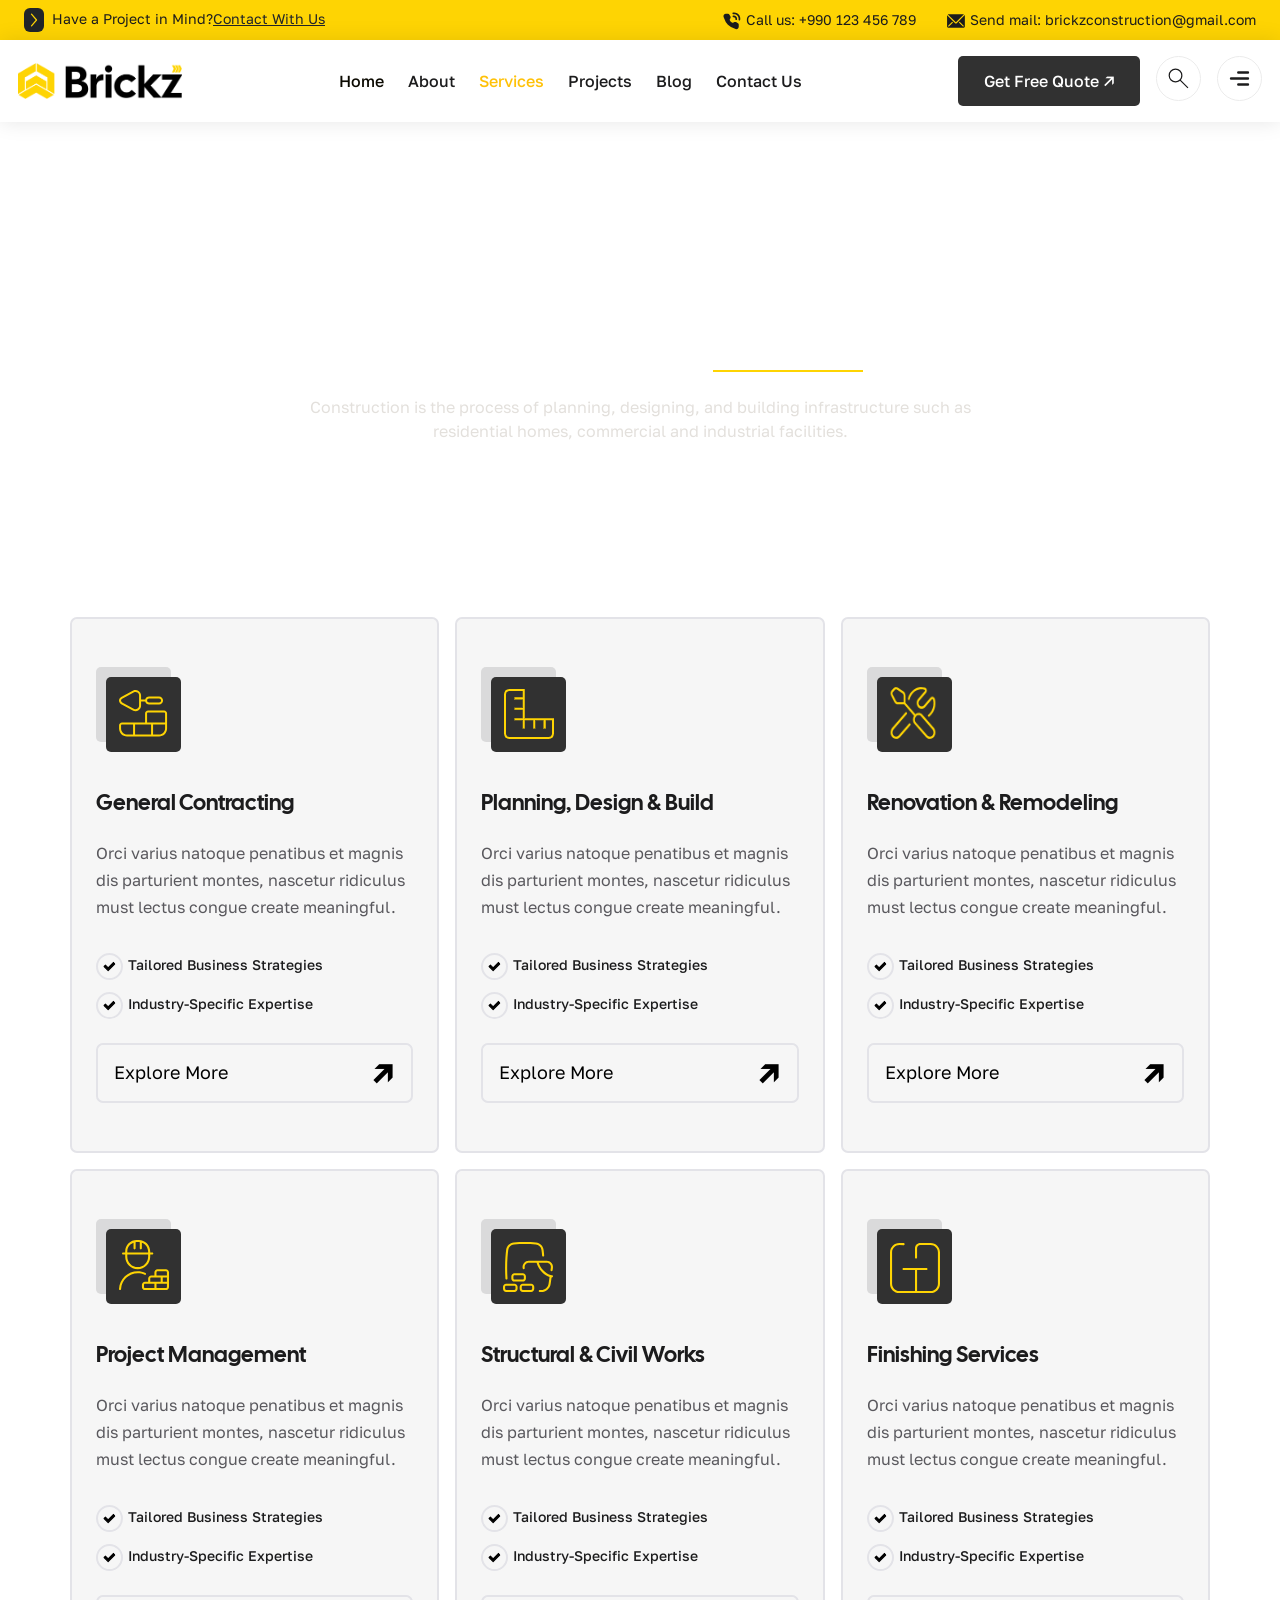
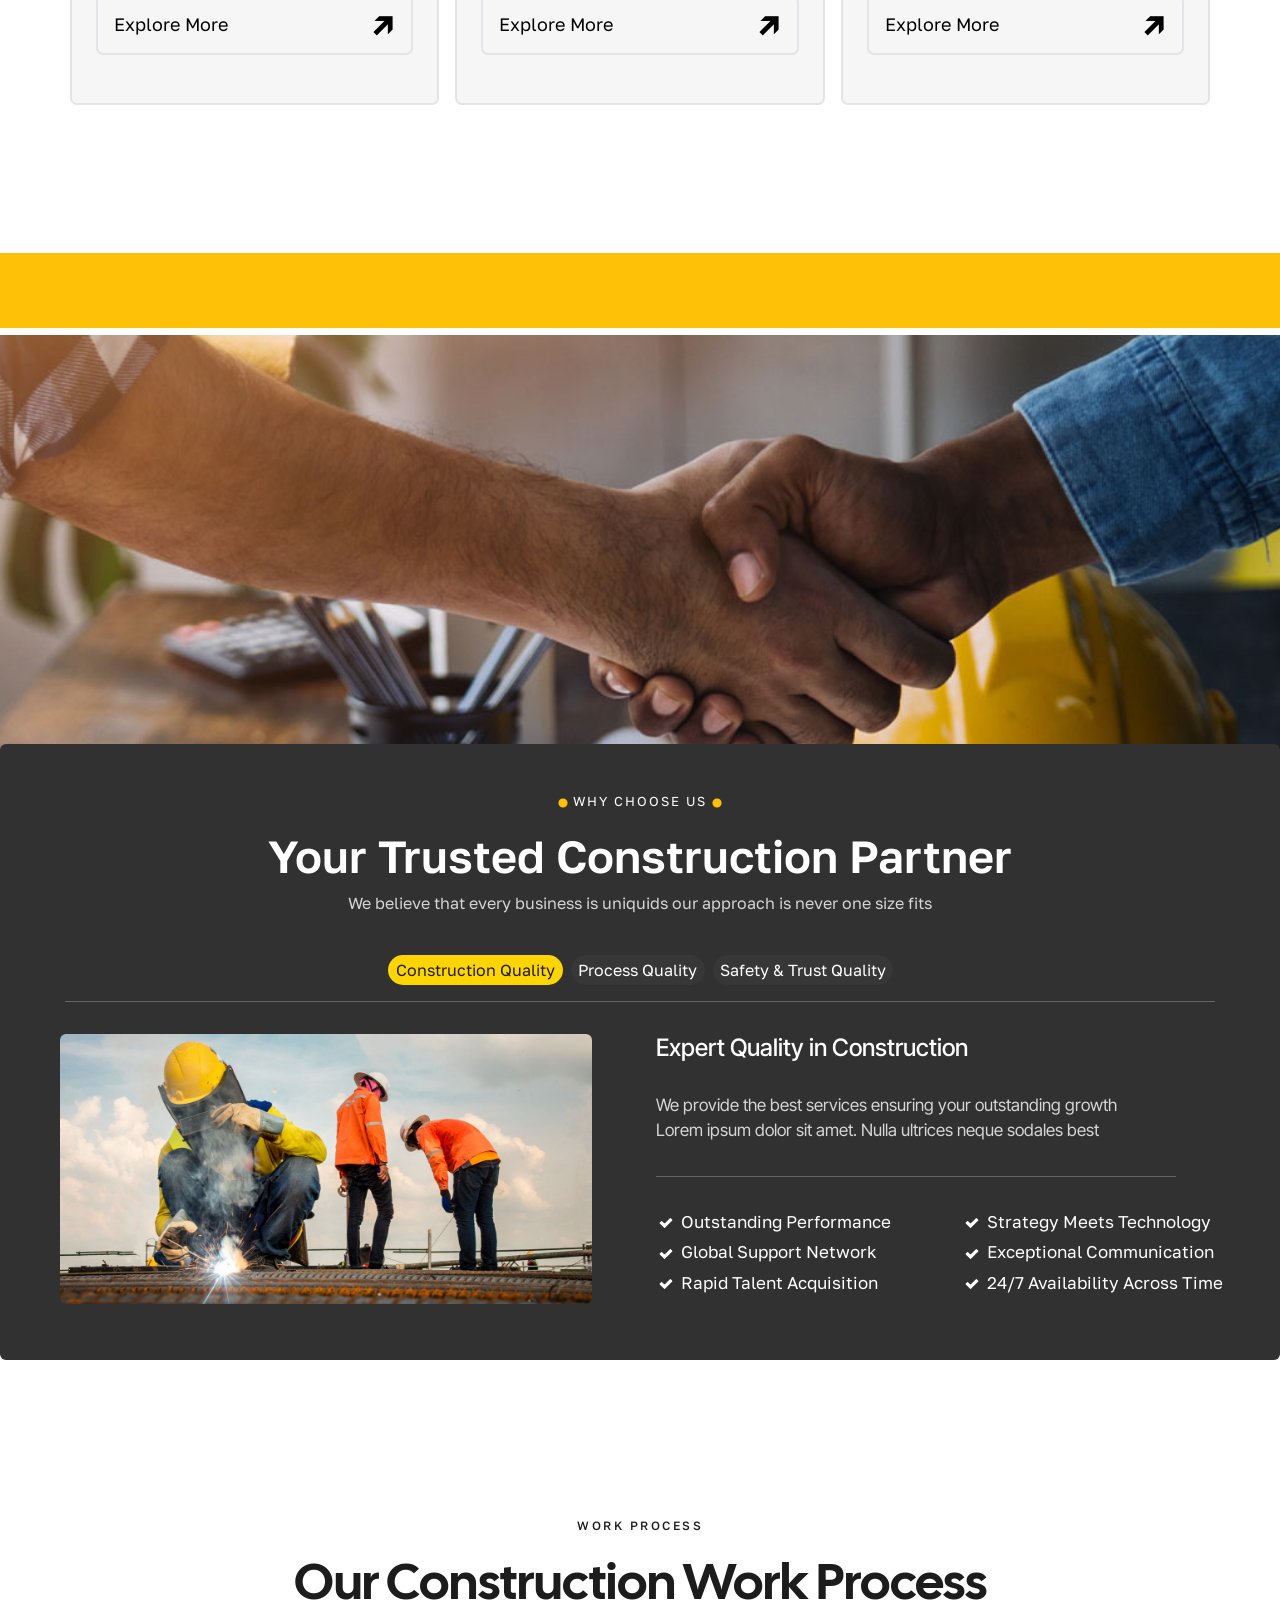
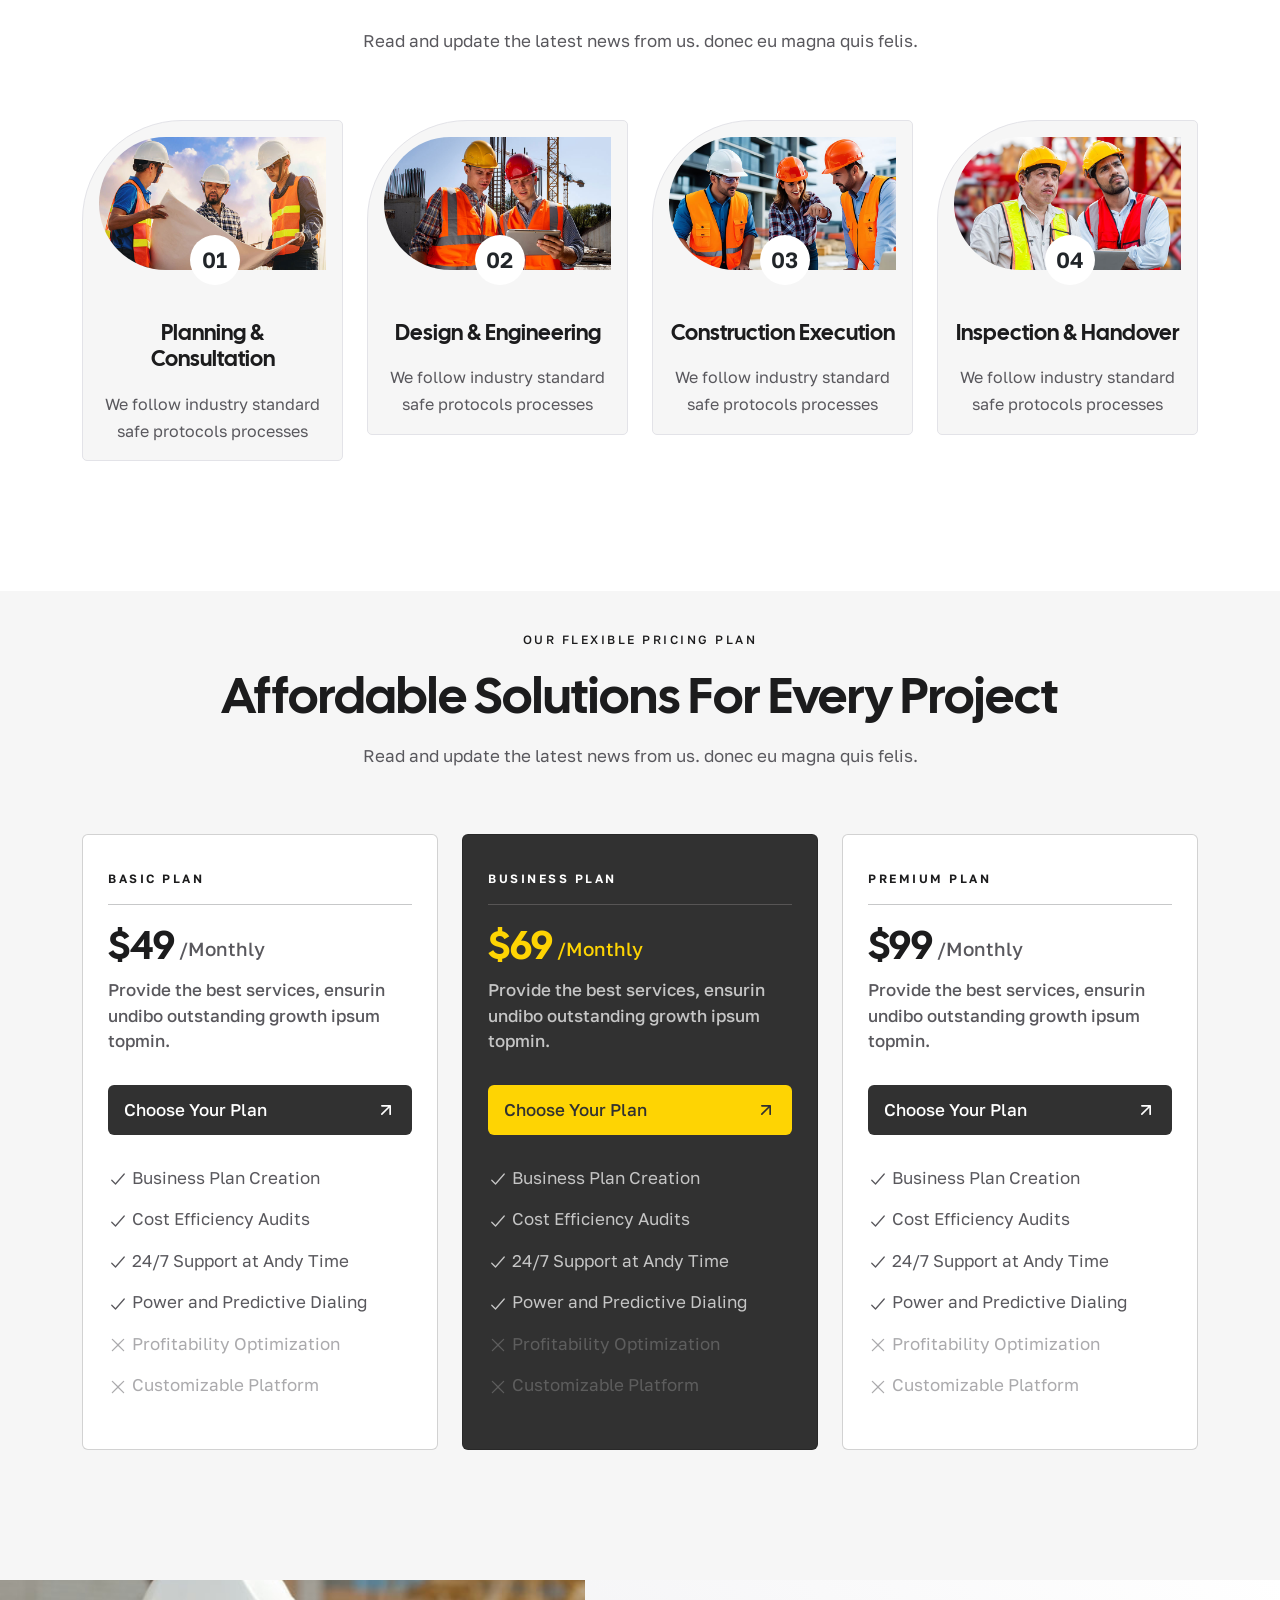
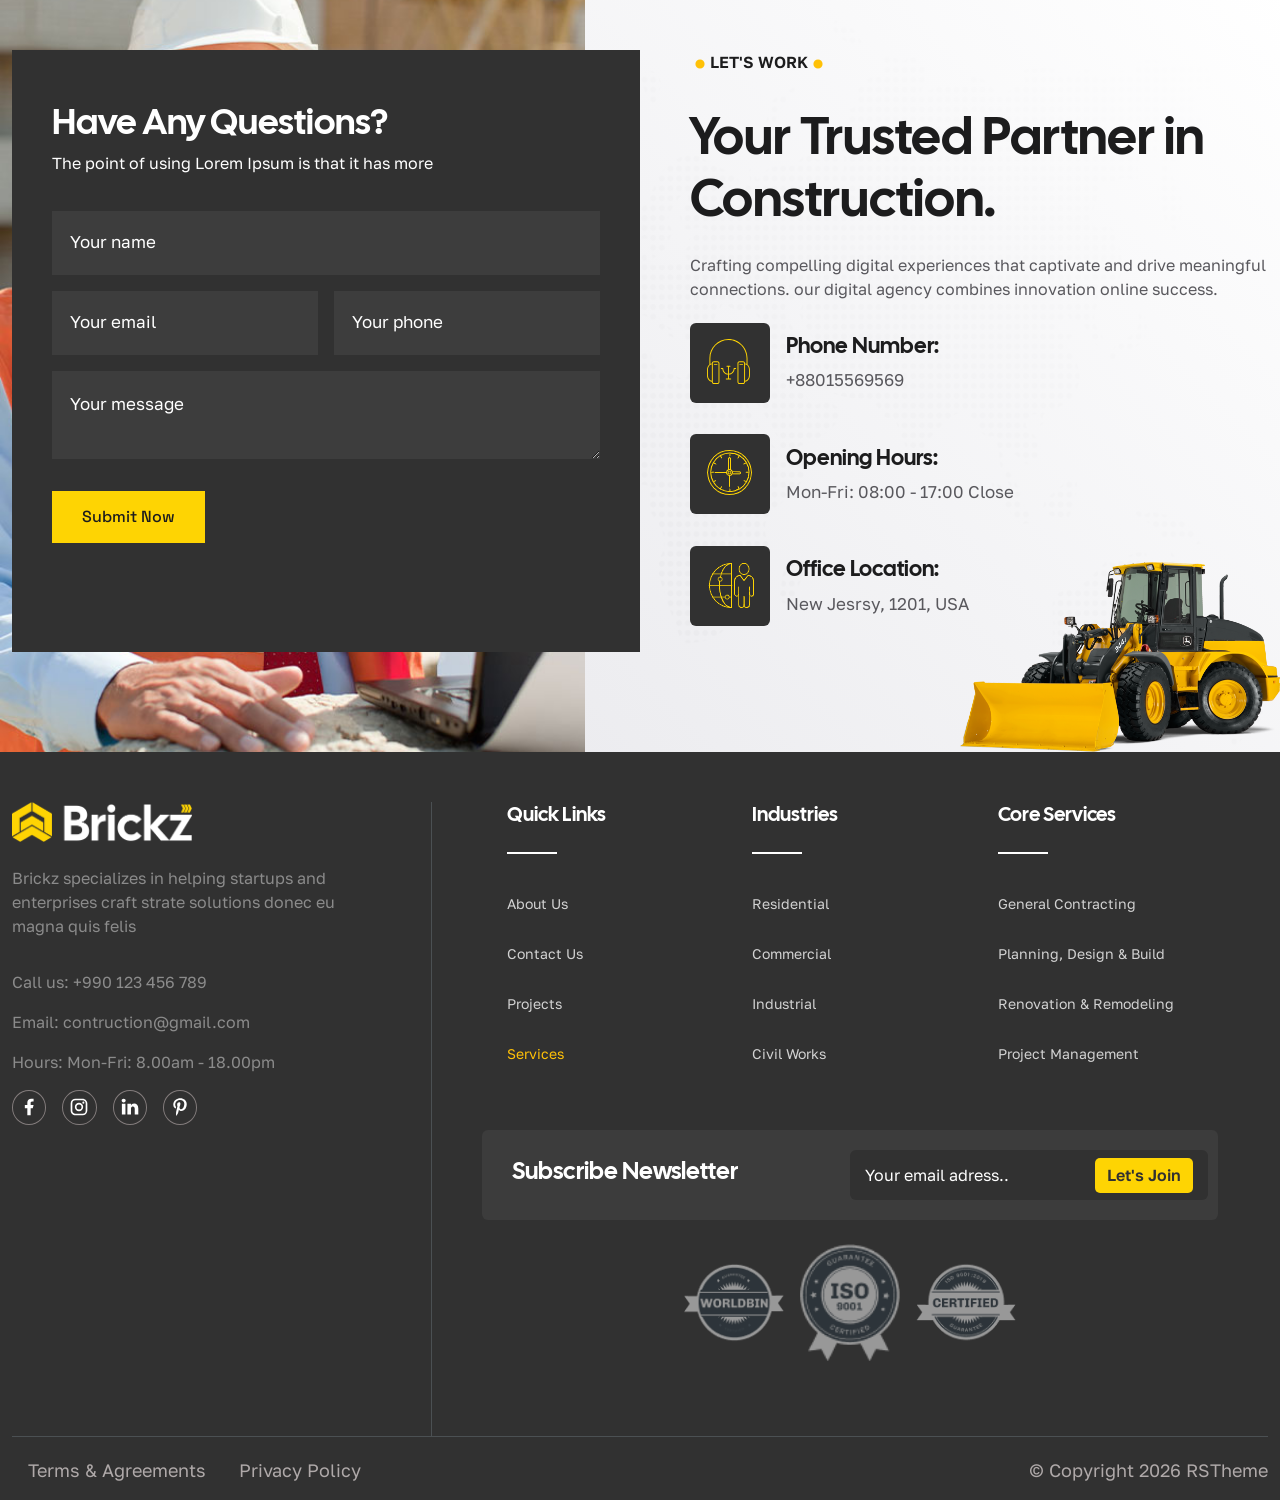
<file: services.html>
<!DOCTYPE html>
<html lang="en">

<head>
    <meta charset="UTF-8">
    <meta name="viewport" content="width=device-width, initial-scale=1.0">
    <link rel="icon" type="image/webp" href="./images/icon_head.png">
    <title>Services - Brickz Construction WordPress Theme</title>
    <link rel="stylesheet" href="./services.css">
    <script src="./services.js"></script>
    <!-- Fonts -->
    <link rel="preconnect" href="https://fonts.googleapis.com">
    <link rel="preconnect" href="https://fonts.gstatic.com" crossorigin>
    <link href="https://fonts.googleapis.com/css2?family=Space+Grotesk:wght@300..700&display=swap" rel="stylesheet">
    <link rel="preconnect" href="https://fonts.googleapis.com">
    <link rel="preconnect" href="https://fonts.gstatic.com" crossorigin>
    <link
        href="https://fonts.googleapis.com/css2?family=Cal+Sans&family=Golos+Text:wght@400..900&family=Inter+Tight:ital,wght@0,100..900;1,100..900&display=swap"
        rel="stylesheet">
    <!-- bootstrap -->
    <link href="https://cdn.jsdelivr.net/npm/bootstrap@5.3.8/dist/css/bootstrap.min.css" rel="stylesheet"
        integrity="sha384-sRIl4kxILFvY47J16cr9ZwB07vP4J8+LH7qKQnuqkuIAvNWLzeN8tE5YBujZqJLB" crossorigin="anonymous">
    <script src="https://cdn.jsdelivr.net/npm/bootstrap@5.3.8/dist/js/bootstrap.bundle.min.js"
        integrity="sha384-FKyoEForCGlyvwx9Hj09JcYn3nv7wiPVlz7YYwJrWVcXK/BmnVDxM+D2scQbITxI"
        crossorigin="anonymous"></script>
    <!-- animate && wow -->
    <link rel="stylesheet" href="https://cdnjs.cloudflare.com/ajax/libs/animate.css/4.1.1/animate.min.css" />
    <script src="https://cdnjs.cloudflare.com/ajax/libs/wow/1.1.2/wow.min.js"
        integrity="sha512-Eak/29OTpb36LLo2r47IpVzPBLXnAMPAVypbSZiZ4Qkf8p/7S/XRG5xp7OKWPPYfJT6metI+IORkR5G8F900+g=="
        crossorigin="anonymous" referrerpolicy="no-referrer">
        </script>
    <script>
        new WOW().init();
    </script>
</head>

<body>
    <div class="gg d-flex justify-content-between align-items-center px-4 py-2">
        <div class="gg1 col-6 d-flex d-none d-md-none d-lg-flex">
            <div class="bg-dark text-warning d-flex   justify-content-center align-items-center rounded">
                <svg xmlns="http://www.w3.org/2000/svg" width="24" height="24" viewBox="0 0 24 24">
                    <path fill="currentColor" fill-rule="evenodd"
                        d="M8.512 4.43a.75.75 0 0 1 1.057.082l6 7a.75.75 0 0 1 0 .976l-6 7a.75.75 0 0 1-1.138-.976L14.012 12L8.431 5.488a.75.75 0 0 1 .08-1.057"
                        clip-rule="evenodd" />
                </svg>
            </div>
            <p class="ps-2 mb-0">Have a Project in Mind?</p>
            <a class="text-dark" href="">Contact With Us</a>
        </div>
        <div
            class="gg2 col-12 col-md-12 col-lg-6 justify-content-center align-items-center justify-content-md-center align-items-md-center justify-content-lg-end align-items-lg-end d-flex flex-wrap  gap-4">
            <p class="mb-0 col-12 col-md-12 col-lg-4 text-center"><svg xmlns="http://www.w3.org/2000/svg" width="20"
                    height="20" viewBox="0 0 48 48">
                    <g fill="none" stroke="currentColor" stroke-linejoin="round" stroke-width="4">
                        <path stroke-linecap="round"
                            d="M41.78 20.607a13.1 13.1 0 0 0-.25-5.102a12.94 12.94 0 0 0-3.415-6.018a12.94 12.94 0 0 0-6.018-3.416a13.1 13.1 0 0 0-5.102-.249m7.195 13.982a5.99 5.99 0 0 0-1.692-5.132a5.99 5.99 0 0 0-5.132-1.692" />
                        <path fill="currentColor"
                            d="M14.376 8.794a2 2 0 0 1 1.748 1.03l2.447 4.406a2 2 0 0 1 .04 1.866l-2.357 4.713s.683 3.512 3.541 6.37c2.859 2.858 6.359 3.53 6.359 3.53l4.712-2.357a2 2 0 0 1 1.867.041l4.42 2.457a2 2 0 0 1 1.027 1.748v5.074c0 2.583-2.4 4.45-4.848 3.623c-5.028-1.696-12.832-4.927-17.78-9.873c-4.946-4.947-8.176-12.752-9.873-17.78c-.826-2.448 1.04-4.848 3.624-4.848z" />
                    </g>
                </svg> Call us: +990 123 456 789</p>
            <p class="mb-0"><svg xmlns="http://www.w3.org/2000/svg" width="20" height="20" viewBox="0 0 36 36">
                    <path fill="currentColor" d="M32.33 6a2 2 0 0 0-.41 0h-28a2 2 0 0 0-.53.08l14.45 14.39Z"
                        class="clr-i-solid clr-i-solid-path-1" />
                    <path fill="currentColor"
                        d="m33.81 7.39l-14.56 14.5a2 2 0 0 1-2.82 0L2 7.5a2 2 0 0 0-.07.5v20a2 2 0 0 0 2 2h28a2 2 0 0 0 2-2V8a2 2 0 0 0-.12-.61M5.3 28H3.91v-1.43l7.27-7.21l1.41 1.41Zm26.61 0h-1.4l-7.29-7.23l1.41-1.41l7.27 7.21Z"
                        class="clr-i-solid clr-i-solid-path-2" />
                    <path fill="none" d="M0 0h36v36H0z" />
                </svg> Send mail: brickzconstruction@gmail.com</p>
        </div>
    </div>
    <div style="padding-bottom: 80px;">
    </div>
    <header class="fixed-top d-flex justify-content-center flex-wrap w-100">
        <div class="container">
            <div class="head d-flex justify-content-between align-items-center py-3 z-3">
                <img class="ps-3" src="./images/head.png" width="180px" alt="">
                <nav class="d-sm-none d-md-none d-lg-flex gap-4 ">
                    <a class="yell text-decoration-none " href="./index.html">Home</a>
                    <a class="text-decoration-none" href="./about.html">About</a>
                    <a class="text-decoration-none text-warning" href="./services.html">Services</a>
                    <a class="text-decoration-none" href="./Projects.html">Projects</a>
                    <a class="text-decoration-none" href="./blog.html">Blog</a>
                    <a class="text-decoration-none" href="./contact.html">Contact Us</a>
                </nav>
                <div class="d-flex gap-3 pe-3 overflow-hidden">
                    <button class="d-sm-none d-md-none d-lg-flex text-center border-0 justify-content-center
                    align-items-center">Get
                        Free Quote &#8599;</button>
                    <svg class="d-flex d-none d-md-flex d-lg-flex" xmlns="http://www.w3.org/2000/svg" width="45"
                        height="45" viewBox="0 0 24 24">
                        <path fill="currentColor"
                            d="m19.485 20.154l-6.262-6.262q-.75.639-1.725.989t-1.96.35q-2.398 0-4.064-1.666Q3.808 11.898 3.808 9.5t1.666-4.064t4.064-1.667t4.065 1.667T15.269 9.5q0 1.042-.369 2.017t-.97 1.668l6.262 6.261zM9.539 14.23q1.99 0 3.36-1.37t1.37-3.361t-1.37-3.36t-3.36-1.37t-3.361 1.37t-1.37 3.36t1.37 3.36t3.36 1.37" />
                    </svg>
                    <svg data-bs-toggle="offcanvas" data-bs-target="#offcanvasExample" aria-controls="offcanvasExample"
                        xmlns="http://www.w3.org/2000/svg" width="45" height="45" viewBox="0 0 24 24">
                        <path fill="none" stroke="currentColor" stroke-linecap="round" stroke-linejoin="round"
                            stroke-width="2" d="M11 17h8M5 12h14m-8-5h8" />
                    </svg>
                </div>
                <div class="off1 offcanvas offcanvas-end" tabindex="-1" id="offcanvasExample"
                    aria-labelledby="offcanvasExampleLabel">
                    <div class="off2 offcanvas-header d-flex col-12">
                        <h5 class="offcanvas-title" id="offcanvasExampleLabel"> <img class="ps-3 pt-5 col-10"
                                src="./images/logo_002.png" width="180px" alt="logo"></h5>
                        <button class="btn-close" data-bs-dismiss="offcanvas" aria-label="Close"></button>
                    </div>
                    <div class="offcanvas-body">
                        <div>
                            <div class="off3 d-flex flex-column ps-3">
                                <a class="yell text-decoration-none " href="./index.html">Home</a>
                                <a class="text-decoration-none" href="./about.html">About</a>
                                <a class="text-decoration-none text-warning" href="./services.html">Services</a>
                                <a class="text-decoration-none" href="./Projects.html">Projects</a>
                                <a class="text-decoration-none" href="./blog.html">Blog</a>
                                <a class="text-decoration-none" href="./contact.html">Contact Us</a>
                            </div>
                        </div>

                    </div>
                </div>
            </div>
        </div>
    </header>
    <section id="bg">
        <div class="container d-flex flex-column justify-content-center align-items-center text-center">
            <div class="back d-flex justify-content-center align-items-center gap-3">
                <a class="text text-decoration-none" href="./index.html">Home</a>
                <p class="p1">>></p>
                <p class="p2">Services</p>
            </div>
            <h3>Services</h3>
            <h2 class="title col-12"></h2>
            <p class="p3">Construction is the process of planning, designing, and building infrastructure such as
                residential
                homes, commercial and industrial facilities.</p>
        </div>
    </section>
    <section class="sec_2 py-5">
        <div class="container d-flex flex-column py-4 px-0">
            <main class="d-flex py-3">
                <div class="row g-3">
                    <div class="col-12 col-md-6 col-lg-4">
                        <div class="div_main px-4 py-5 position-relative">
                            <div class="up">
                                <div class="son d-flex align-items-center justify-content-center">
                                    <img class="animate__animated animate__rubberBand" src="./images/icon1_sec_4.png"
                                        alt="icon">
                                </div>
                            </div>
                            <h4 class="pt-5 pb-3">General Contracting</h4>
                            <p class="pb-3">Orci varius natoque penatibus et magnis dis parturient montes, nascetur
                                ridiculus must lectus
                                congue create meaningful.</p>
                            <h6 class="pb-1"><svg xmlns="http://www.w3.org/2000/svg" width="48" height="48"
                                    viewBox="0 0 48 48">
                                    <path fill="currentColor" fill-rule="evenodd" stroke="currentColor"
                                        stroke-linecap="round" stroke-linejoin="round" stroke-width="4"
                                        d="m4 24l5-5l10 10L39 9l5 5l-25 25z" clip-rule="evenodd" />
                                </svg><span>Tailored Business Strategies</span></h6>
                            <h6><svg xmlns="http://www.w3.org/2000/svg" width="48" height="48" viewBox="0 0 48 48">
                                    <path fill="currentColor" fill-rule="evenodd" stroke="currentColor"
                                        stroke-linecap="round" stroke-linejoin="round" stroke-width="4"
                                        d="m4 24l5-5l10 10L39 9l5 5l-25 25z" clip-rule="evenodd" />
                                </svg><span>Industry-Specific Expertise</span></h6>
                            <button class="col-12 mt-4 d-flex justify-content-between align-items-center px-3"><span>Explore
                                    More</span><span class="fs-2 fw-bold">&#8599;</span></button>
                            <img class="opacit position-absolute top-0 end-0" src="./images/service-item-bg.png"
                                width="200px" alt="engineer">
                        </div>
                    </div>
                    <div class="col-12 col-md-6 col-lg-4">
                        <div class="div_main px-4 py-5 position-relative">
                            <div class="up">
                                <div class="son d-flex align-items-center justify-content-center">
                                    <img class="animate__animated animate__rubberBand" src="./images/icon_2_sec_4.png"
                                        alt="icon">
                                </div>
                            </div>
                            <h4 class="pt-5 pb-3">Planning, Design & Build</h4>
                            <p class="pb-3">Orci varius natoque penatibus et magnis dis parturient montes, nascetur
                                ridiculus must lectus
                                congue create meaningful.</p>
                            <h6 class="pb-1"><svg xmlns="http://www.w3.org/2000/svg" width="48" height="48"
                                    viewBox="0 0 48 48">
                                    <path fill="currentColor" fill-rule="evenodd" stroke="currentColor"
                                        stroke-linecap="round" stroke-linejoin="round" stroke-width="4"
                                        d="m4 24l5-5l10 10L39 9l5 5l-25 25z" clip-rule="evenodd" />
                                </svg><span>Tailored Business Strategies</span></h6>
                            <h6><svg xmlns="http://www.w3.org/2000/svg" width="48" height="48" viewBox="0 0 48 48">
                                    <path fill="currentColor" fill-rule="evenodd" stroke="currentColor"
                                        stroke-linecap="round" stroke-linejoin="round" stroke-width="4"
                                        d="m4 24l5-5l10 10L39 9l5 5l-25 25z" clip-rule="evenodd" />
                                </svg><span>Industry-Specific Expertise</span></h6>
                            <button class="col-12 mt-4 d-flex justify-content-between align-items-center px-3"><span>Explore
                                    More</span><span class="fs-2 fw-bold">&#8599;</span></button>
                            <img class="opacit position-absolute top-0 end-0" src="./images/service-item-bg.png"
                                width="200px" alt="engineer">
                        </div>
                    </div>
                    <div class="col-12 col-md-6 col-lg-4">
                        <div class="div_main px-4 py-5 position-relative">
                            <div class="up">
                                <div class="son d-flex align-items-center justify-content-center">
                                    <img class="animate__animated animate__rubberBand" src="./images/icon_3_sec_.png"
                                        alt="icon">
                                </div>
                            </div>
                            <h4 class="pt-5 pb-3">Renovation & Remodeling</h4>
                            <p class="pb-3">Orci varius natoque penatibus et magnis dis parturient montes, nascetur
                                ridiculus must lectus
                                congue create meaningful.</p>
                            <h6 class="pb-1"><svg xmlns="http://www.w3.org/2000/svg" width="48" height="48"
                                    viewBox="0 0 48 48">
                                    <path fill="currentColor" fill-rule="evenodd" stroke="currentColor"
                                        stroke-linecap="round" stroke-linejoin="round" stroke-width="4"
                                        d="m4 24l5-5l10 10L39 9l5 5l-25 25z" clip-rule="evenodd" />
                                </svg><span>Tailored Business Strategies</span></h6>
                            <h6><svg xmlns="http://www.w3.org/2000/svg" width="48" height="48" viewBox="0 0 48 48">
                                    <path fill="currentColor" fill-rule="evenodd" stroke="currentColor"
                                        stroke-linecap="round" stroke-linejoin="round" stroke-width="4"
                                        d="m4 24l5-5l10 10L39 9l5 5l-25 25z" clip-rule="evenodd" />
                                </svg><span>Industry-Specific Expertise</span></h6>
                            <button class="col-12 mt-4 d-flex justify-content-between align-items-center px-3"><span>Explore
                                    More</span><span class="fs-2 fw-bold">&#8599;</span></button>
                            <img class="opacit position-absolute top-0 end-0" src="./images/service-item-bg.png"
                                width="200px" alt="engineer">
                        </div>
                    </div>
                    <div class="col-12 col-md-6 col-lg-4">
                        <div class="div_main px-4 py-5 position-relative">
                            <div class="up">
                                <div class="son d-flex align-items-center justify-content-center">
                                    <img class="animate__animated animate__rubberBand" src="./images/icon_4_sec_4.png"
                                        alt="icon">
                                </div>
                            </div>
                            <h4 class="pt-5 pb-3">Project Management</h4>
                            <p class="pb-3">Orci varius natoque penatibus et magnis dis parturient montes, nascetur
                                ridiculus must lectus
                                congue create meaningful.</p>
                            <h6 class="pb-1"><svg xmlns="http://www.w3.org/2000/svg" width="48" height="48"
                                    viewBox="0 0 48 48">
                                    <path fill="currentColor" fill-rule="evenodd" stroke="currentColor"
                                        stroke-linecap="round" stroke-linejoin="round" stroke-width="4"
                                        d="m4 24l5-5l10 10L39 9l5 5l-25 25z" clip-rule="evenodd" />
                                </svg><span>Tailored Business Strategies</span></h6>
                            <h6><svg xmlns="http://www.w3.org/2000/svg" width="48" height="48" viewBox="0 0 48 48">
                                    <path fill="currentColor" fill-rule="evenodd" stroke="currentColor"
                                        stroke-linecap="round" stroke-linejoin="round" stroke-width="4"
                                        d="m4 24l5-5l10 10L39 9l5 5l-25 25z" clip-rule="evenodd" />
                                </svg><span>Industry-Specific Expertise</span></h6>
                            <button class="col-12 mt-4 d-flex justify-content-between align-items-center px-3"><span>Explore
                                    More</span><span class="fs-2 fw-bold">&#8599;</span></button>
                            <img class="opacit position-absolute top-0 end-0" src="./images/service-item-bg.png"
                                width="200px" alt="engineer">
                        </div>
                    </div>
                    <div class="col-12 col-md-6 col-lg-4">
                        <div class="div_main px-4 py-5 position-relative">
                            <div class="up">
                                <div class="son d-flex align-items-center justify-content-center">
                                    <img class="animate__animated animate__rubberBand" src="./images/logo1.png" alt="icon">
                                </div>
                            </div>
                            <h4 class="pt-5 pb-3">Structural & Civil Works</h4>
                            <p class="pb-3">Orci varius natoque penatibus et magnis dis parturient montes, nascetur
                                ridiculus must lectus
                                congue create meaningful.</p>
                            <h6 class="pb-1"><svg xmlns="http://www.w3.org/2000/svg" width="48" height="48"
                                    viewBox="0 0 48 48">
                                    <path fill="currentColor" fill-rule="evenodd" stroke="currentColor"
                                        stroke-linecap="round" stroke-linejoin="round" stroke-width="4"
                                        d="m4 24l5-5l10 10L39 9l5 5l-25 25z" clip-rule="evenodd" />
                                </svg><span>Tailored Business Strategies</span></h6>
                            <h6><svg xmlns="http://www.w3.org/2000/svg" width="48" height="48" viewBox="0 0 48 48">
                                    <path fill="currentColor" fill-rule="evenodd" stroke="currentColor"
                                        stroke-linecap="round" stroke-linejoin="round" stroke-width="4"
                                        d="m4 24l5-5l10 10L39 9l5 5l-25 25z" clip-rule="evenodd" />
                                </svg><span>Industry-Specific Expertise</span></h6>
                            <button class="col-12 mt-4 d-flex justify-content-between align-items-center px-3"><span>Explore
                                    More</span><span class="fs-2 fw-bold">&#8599;</span></button>
                            <img class="opacit position-absolute top-0 end-0" src="./images/service-item-bg.png"
                                width="200px" alt="engineer">
                        </div>
                    </div>
                    <div class="col-12 col-md-6 col-lg-4">
                        <div class="div_main px-4 py-5 position-relative">
                            <div class="up">
                                <div class="son d-flex align-items-center justify-content-center">
                                    <img class="animate__animated animate__rubberBand" src="./images/logo2.png" alt="icon">
                                </div>
                            </div>
                            <h4 class="pt-5 pb-3">Finishing Services</h4>
                            <p class="pb-3">Orci varius natoque penatibus et magnis dis parturient montes, nascetur
                                ridiculus must lectus
                                congue create meaningful.</p>
                            <h6 class="pb-1"><svg xmlns="http://www.w3.org/2000/svg" width="48" height="48"
                                    viewBox="0 0 48 48">
                                    <path fill="currentColor" fill-rule="evenodd" stroke="currentColor"
                                        stroke-linecap="round" stroke-linejoin="round" stroke-width="4"
                                        d="m4 24l5-5l10 10L39 9l5 5l-25 25z" clip-rule="evenodd" />
                                </svg><span>Tailored Business Strategies</span></h6>
                            <h6><svg xmlns="http://www.w3.org/2000/svg" width="48" height="48" viewBox="0 0 48 48">
                                    <path fill="currentColor" fill-rule="evenodd" stroke="currentColor"
                                        stroke-linecap="round" stroke-linejoin="round" stroke-width="4"
                                        d="m4 24l5-5l10 10L39 9l5 5l-25 25z" clip-rule="evenodd" />
                                </svg><span>Industry-Specific Expertise</span></h6>
                            <button class="col-12 mt-4 d-flex justify-content-between align-items-center px-3"><span>Explore
                                    More</span><span class="fs-2 fw-bold">&#8599;</span></button>
                            <img class="opacit position-absolute top-0 end-0" src="./images/service-item-bg.png"
                                width="200px" alt="engineer">
                        </div>
                    </div>
                </div>
            </main>
        </div>
    </section>
    <section id="sec-3">
        <marquee class="bg-warning" direction="right">
            <div class="inimation d-flex justify-content-center align-items-center gap-4 py-1">
                <p>Construction</p>
                <img src="./images/astrek.png" width="25px" height="25px" alt="icon">
                <p>Building</p>
                <img src="./images/astrek.png" width="25px" height="25px" alt="icon">
                <p>Renovation</p>
                <img src="./images/astrek.png" width="25px" height="25px" alt="icon">
                <p>Construction</p>
                <img src="./images/astrek.png" width="25px" height="25px" alt="icon">
                <p>Building</p>
                <img src="./images/astrek.png" width="25px" height="25px" alt="icon">
                <p>Renovation</p>
                <img src="./images/astrek.png" width="25px" height="25px" alt="icon">
                <p>Construction</p>
                <img src="./images/astrek.png" width="25px" height="25px" alt="icon">
                <p>Building</p>
                <img src="./images/astrek.png" width="25px" height="25px" alt="icon">
                <p>Renovation</p>
                <img src="./images/astrek.png" width="25px" height="25px" alt="icon">
            </div>
        </marquee>
        <div class="position-relative">
            <img class="imgg d-none d-md-none d-lg-flex" src="./images/bg_sec_7.jpg" alt="engineer">
            <div class="div_absol container pb-5 rounded position-absolute">
                <div class="text_top text-center d-flex flex-column justify-content-center align-items-center">
                    <p class="p1 pt-5 col-12"><svg class="text-warning" xmlns="http://www.w3.org/2000/svg" width="20"
                            height="20" viewBox="0 0 48 48">
                            <path fill="currentColor" stroke="currentColor" stroke-width="4"
                                d="M24 33a9 9 0 1 0 0-18a9 9 0 0 0 0 18Z" />
                        </svg><span>Why choose us</span><svg class="text-warning" xmlns="http://www.w3.org/2000/svg"
                            width="20" height="20" viewBox="0 0 48 48">
                            <path fill="currentColor" stroke="currentColor" stroke-width="4"
                                d="M24 33a9 9 0 1 0 0-18a9 9 0 0 0 0 18Z" />
                        </svg>
                    </p>
                    <h2 class="h2_1 h1 animate__animated animate__fadeIn wow">Your Trusted Construction Partner</h2>
                    <p class="p2">We believe that every business is uniquids our approach is never one size fits</p>
                </div>
                <div class="butt d-flex justify-content-center align-items-center pt-4 gap-2">
                    <button class="but1 justify-content-center align-items-center border-0">Construction
                        Quality</button>
                    <button
                        class="but2 d-none d-md-none d-lg-flex justify-content-center align-items-center border-0">Process
                        Quality</button>
                    <button
                        class="but3 d-none d-md-none d-lg-flex justify-content-center align-items-center border-0">Safety
                        &
                        Trust Quality</button>
                </div>
                <span class="d-none d-md-none d-lg-flex justify-content-center align-items-center pb-3">
                    <hr>
                </span>
                <div class="div_bottom d-flex flex-column flex-md-column flex-lg-row col-12 pb-2">
                    <div class="div_imgg col-12 col-md-12 col-lg-6 d-flex align-items-center justify-content-center">
                        <img class="rounded" src="./images/img_absolute.jpg" alt="">
                    </div>
                    <div class="div_text col-12 col-md-12 col-lg-6 ps-lg-3">
                        <h5>Expert Quality in Construction</h5>
                        <p class="p_parent">We provide the best services ensuring your outstanding growth Lorem ipsum
                            dolor
                            sit amet. Nulla
                            ultrices neque sodales best</p>
                        <span class="d-flex pb-3">
                            <hr>
                        </span>
                        <div class="d-flex flex-wrap col-12">
                            <p class="col-12 col-md-4 col-lg-6"><svg xmlns="http://www.w3.org/2000/svg" width="48"
                                    height="48" viewBox="0 0 48 48">
                                    <path fill="currentColor" fill-rule="evenodd" stroke="currentColor"
                                        stroke-linecap="round" stroke-linejoin="round" stroke-width="4"
                                        d="m4 24l5-5l10 10L39 9l5 5l-25 25z" clip-rule="evenodd" />
                                </svg><span>Outstanding Performance</span></p>
                            <p class="col-12 col-md-4 col-lg-6"><svg xmlns="http://www.w3.org/2000/svg" width="48"
                                    height="48" viewBox="0 0 48 48">
                                    <path fill="currentColor" fill-rule="evenodd" stroke="currentColor"
                                        stroke-linecap="round" stroke-linejoin="round" stroke-width="4"
                                        d="m4 24l5-5l10 10L39 9l5 5l-25 25z" clip-rule="evenodd" />
                                </svg><span>Strategy Meets Technology</span></p>
                            <p class="col-12 col-md-4 col-lg-6"><svg xmlns="http://www.w3.org/2000/svg" width="48"
                                    height="48" viewBox="0 0 48 48">
                                    <path fill="currentColor" fill-rule="evenodd" stroke="currentColor"
                                        stroke-linecap="round" stroke-linejoin="round" stroke-width="4"
                                        d="m4 24l5-5l10 10L39 9l5 5l-25 25z" clip-rule="evenodd" />
                                </svg><span>Global Support Network</span></p>
                            <p class="col-12 col-md-4 col-lg-6"><svg xmlns="http://www.w3.org/2000/svg" width="48"
                                    height="48" viewBox="0 0 48 48">
                                    <path fill="currentColor" fill-rule="evenodd" stroke="currentColor"
                                        stroke-linecap="round" stroke-linejoin="round" stroke-width="4"
                                        d="m4 24l5-5l10 10L39 9l5 5l-25 25z" clip-rule="evenodd" />
                                </svg><span>Exceptional Communication</span></p>
                            <p class="col-12 col-md-4 col-lg-6"><svg xmlns="http://www.w3.org/2000/svg" width="48"
                                    height="48" viewBox="0 0 48 48">
                                    <path fill="currentColor" fill-rule="evenodd" stroke="currentColor"
                                        stroke-linecap="round" stroke-linejoin="round" stroke-width="4"
                                        d="m4 24l5-5l10 10L39 9l5 5l-25 25z" clip-rule="evenodd" />
                                </svg><span>Rapid Talent Acquisition</span></p>
                            <p class="col-12 col-md-4 col-lg-6"><svg xmlns="http://www.w3.org/2000/svg" width="48"
                                    height="48" viewBox="0 0 48 48">
                                    <path fill="currentColor" fill-rule="evenodd" stroke="currentColor"
                                        stroke-linecap="round" stroke-linejoin="round" stroke-width="4"
                                        d="m4 24l5-5l10 10L39 9l5 5l-25 25z" clip-rule="evenodd" />
                                </svg><span>24/7 Availability Across Time</span></p>
                        </div>
                        <div class="butt d-flex d-md-flex d-lg-none flex-column gap-3">
                            <button class="justify-content-center align-items-center border-0">Process Quality</button>
                            <button class="justify-content-center align-items-center border-0">Safety & Trust
                                Quality</button>
                        </div>
                    </div>
                </div>
            </div>
        </div>
    </section>
    <section id="sec-4">
        <div class="container">
            <header class="text-center d-flex flex-column gap-3">
                <span>Work Process</span>
                <h2 class="m-0 animate__animated animate__fadeIn wow">Our Construction Work Process</h2>
                <p>Read and update the latest news from us. donec eu magna quis felis.</p>
            </header>
            <aside>
                <div class="row g-4">
                    <div class="gridd col-12 col-md-6 col-lg-3">
                        <div class="card p-3 text-center">
                            <div class="parent position-relative">
                                <img src="./images/card1.jpg" alt="engineer">
                                <div class="tex d-flex justify-content-center align-items-center position-absolute">01
                                </div>
                            </div>
                            <h4>Planning & Consultation</h4>
                            <p class="m-0">We follow industry standard safe protocols processes</p>
                        </div>
                    </div>
                    <div class="gridd col-12 col-md-6 col-lg-3">
                        <div class="card p-3 text-center">
                            <div class="parent position-relative">
                                <img src="./images/card2.jpg" alt="engineer">
                                <div class="tex d-flex justify-content-center align-items-center position-absolute">02
                                </div>
                            </div>
                            <h4>Design & Engineering</h4>
                            <p class="m-0">We follow industry standard safe protocols processes</p>
                        </div>
                    </div>
                    <div class="gridd col-12 col-md-6 col-lg-3">
                        <div class="card p-3 text-center">
                            <div class="parent position-relative">
                                <img src="./images/card3.jpg" alt="engineer">
                                <div class="tex d-flex justify-content-center align-items-center position-absolute">03
                                </div>
                            </div>
                            <h4>Construction Execution</h4>
                            <p class="m-0">We follow industry standard safe protocols processes</p>
                        </div>
                    </div>
                    <div class="gridd col-12 col-md-6 col-lg-3">
                        <div class="card  p-3 text-center">
                            <div class="parent position-relative">
                                <img src="./images/card4.jpg" alt="engineer">
                                <div class="tex d-flex justify-content-center align-items-center position-absolute">04
                                </div>
                            </div>
                            <h4>Inspection & Handover</h4>
                            <p class="m-0">We follow industry standard safe protocols processes</p>
                        </div>
                    </div>
                </div>
            </aside>
        </div>
    </section>
    <section id="sec-5">
        <div class="container">
            <header class="text-center d-flex flex-column gap-3">
                <span>Our flexible pricing plan</span>
                <h2 class="m-0 animate__animated animate__fadeIn wow">Affordable Solutions For Every Project</h2>
                <p>Read and update the latest news from us. donec eu magna quis felis.</p>
            </header>
            <main>
                <div class="row g-4">
                    <div class="gridd col-12 col-md-6 col-lg-4">
                        <div class="card">
                            <span class="spa1">Basic Plan</span>
                            <span class="spa2">
                                <hr>
                            </span>
                            <div class="div1 d-flex align-items-center gap-1">
                                <h3>$49</h3>
                                <span>/Monthly</span>
                            </div>
                            <p class="p1">Provide the best services, ensurin undibo outstanding growth ipsum topmin.</p>
                            <div class="div2 col-12"><button
                                    class="col-12 rounded d-flex justify-content-between align-items-center px-3">Choose
                                    Your Plan <svg xmlns="http://www.w3.org/2000/svg" width="20" height="20"
                                        viewBox="0 0 24 24">
                                        <path fill="currentColor"
                                            d="M17.92 6.62a1 1 0 0 0-.54-.54A1 1 0 0 0 17 6H7a1 1 0 0 0 0 2h7.59l-8.3 8.29a1 1 0 0 0 0 1.42a1 1 0 0 0 1.42 0L16 9.41V17a1 1 0 0 0 2 0V7a1 1 0 0 0-.08-.38" />
                                    </svg></button></div>
                            <p class="p2"><svg xmlns="http://www.w3.org/2000/svg" width="20" height="20"
                                    viewBox="0 0 512 512">
                                    <path fill="none" stroke="currentColor" stroke-linecap="round"
                                        stroke-linejoin="round" stroke-width="32" d="M416 128L192 384l-96-96" />
                                </svg> Business Plan Creation</p>
                            <p class="p3"><svg xmlns="http://www.w3.org/2000/svg" width="20" height="20"
                                    viewBox="0 0 512 512">
                                    <path fill="none" stroke="currentColor" stroke-linecap="round"
                                        stroke-linejoin="round" stroke-width="32" d="M416 128L192 384l-96-96" />
                                </svg> Cost Efficiency Audits</p>
                            <p class="p4"><svg xmlns="http://www.w3.org/2000/svg" width="20" height="20"
                                    viewBox="0 0 512 512">
                                    <path fill="none" stroke="currentColor" stroke-linecap="round"
                                        stroke-linejoin="round" stroke-width="32" d="M416 128L192 384l-96-96" />
                                </svg> 24/7 Support at Andy Time</p>
                            <p class="p5"><svg xmlns="http://www.w3.org/2000/svg" width="20" height="20"
                                    viewBox="0 0 512 512">
                                    <path fill="none" stroke="currentColor" stroke-linecap="round"
                                        stroke-linejoin="round" stroke-width="32" d="M416 128L192 384l-96-96" />
                                </svg> Power and Predictive Dialing</p>
                            <p class="p6"><svg xmlns="http://www.w3.org/2000/svg" width="20" height="20"
                                    viewBox="0 0 16 16">
                                    <path fill="currentColor"
                                        d="M7.293 8L3.146 3.854a.5.5 0 1 1 .708-.708L8 7.293l4.146-4.147a.5.5 0 0 1 .708.708L8.707 8l4.147 4.146a.5.5 0 0 1-.708.708L8 8.707l-4.146 4.147a.5.5 0 0 1-.708-.708z" />
                                </svg> Profitability Optimization</p>
                            <p class="p7"><svg xmlns="http://www.w3.org/2000/svg" width="20" height="20"
                                    viewBox="0 0 16 16">
                                    <path fill="currentColor"
                                        d="M7.293 8L3.146 3.854a.5.5 0 1 1 .708-.708L8 7.293l4.146-4.147a.5.5 0 0 1 .708.708L8.707 8l4.147 4.146a.5.5 0 0 1-.708.708L8 8.707l-4.146 4.147a.5.5 0 0 1-.708-.708z" />
                                </svg> Customizable Platform</p>
                        </div>
                    </div>
                    <div class="gridd2 col-12 col-md-6 col-lg-4">
                        <div class="card">
                            <span class="spa1">Business Plan</span>
                            <span class="spa2">
                                <hr>
                            </span>
                            <div class="div1 d-flex align-items-center gap-1">
                                <h3>$69</h3>
                                <span>/Monthly</span>
                            </div>
                            <p class="p1">Provide the best services, ensurin undibo outstanding growth ipsum topmin.</p>
                            <div class="div2 col-12"><button
                                    class="col-12 rounded d-flex justify-content-between align-items-center px-3">Choose
                                    Your Plan <svg xmlns="http://www.w3.org/2000/svg" width="20" height="20"
                                        viewBox="0 0 24 24">
                                        <path fill="currentColor"
                                            d="M17.92 6.62a1 1 0 0 0-.54-.54A1 1 0 0 0 17 6H7a1 1 0 0 0 0 2h7.59l-8.3 8.29a1 1 0 0 0 0 1.42a1 1 0 0 0 1.42 0L16 9.41V17a1 1 0 0 0 2 0V7a1 1 0 0 0-.08-.38" />
                                    </svg></button></div>
                            <p class="p2"><svg xmlns="http://www.w3.org/2000/svg" width="20" height="20"
                                    viewBox="0 0 512 512">
                                    <path fill="none" stroke="currentColor" stroke-linecap="round"
                                        stroke-linejoin="round" stroke-width="32" d="M416 128L192 384l-96-96" />
                                </svg> Business Plan Creation</p>
                            <p class="p3"><svg xmlns="http://www.w3.org/2000/svg" width="20" height="20"
                                    viewBox="0 0 512 512">
                                    <path fill="none" stroke="currentColor" stroke-linecap="round"
                                        stroke-linejoin="round" stroke-width="32" d="M416 128L192 384l-96-96" />
                                </svg> Cost Efficiency Audits</p>
                            <p class="p4"><svg xmlns="http://www.w3.org/2000/svg" width="20" height="20"
                                    viewBox="0 0 512 512">
                                    <path fill="none" stroke="currentColor" stroke-linecap="round"
                                        stroke-linejoin="round" stroke-width="32" d="M416 128L192 384l-96-96" />
                                </svg> 24/7 Support at Andy Time</p>
                            <p class="p5"><svg xmlns="http://www.w3.org/2000/svg" width="20" height="20"
                                    viewBox="0 0 512 512">
                                    <path fill="none" stroke="currentColor" stroke-linecap="round"
                                        stroke-linejoin="round" stroke-width="32" d="M416 128L192 384l-96-96" />
                                </svg> Power and Predictive Dialing</p>
                            <p class="p6"><svg xmlns="http://www.w3.org/2000/svg" width="20" height="20"
                                    viewBox="0 0 16 16">
                                    <path fill="currentColor"
                                        d="M7.293 8L3.146 3.854a.5.5 0 1 1 .708-.708L8 7.293l4.146-4.147a.5.5 0 0 1 .708.708L8.707 8l4.147 4.146a.5.5 0 0 1-.708.708L8 8.707l-4.146 4.147a.5.5 0 0 1-.708-.708z" />
                                </svg> Profitability Optimization</p>
                            <p class="p7"><svg xmlns="http://www.w3.org/2000/svg" width="20" height="20"
                                    viewBox="0 0 16 16">
                                    <path fill="currentColor"
                                        d="M7.293 8L3.146 3.854a.5.5 0 1 1 .708-.708L8 7.293l4.146-4.147a.5.5 0 0 1 .708.708L8.707 8l4.147 4.146a.5.5 0 0 1-.708.708L8 8.707l-4.146 4.147a.5.5 0 0 1-.708-.708z" />
                                </svg> Customizable Platform</p>
                        </div>
                    </div>
                    <div class="gridd3 col-12 col-md-6 col-lg-4">
                        <div class="card">
                            <span class="spa1">Premium Plan</span>
                            <span class="spa2">
                                <hr>
                            </span>
                            <div class="div1 d-flex align-items-center gap-1">
                                <h3>$99</h3>
                                <span>/Monthly</span>
                            </div>
                            <p class="p1">Provide the best services, ensurin undibo outstanding growth ipsum topmin.</p>
                            <div class="div2 col-12"><button
                                    class="col-12 rounded d-flex justify-content-between align-items-center px-3">Choose
                                    Your Plan <svg xmlns="http://www.w3.org/2000/svg" width="20" height="20"
                                        viewBox="0 0 24 24">
                                        <path fill="currentColor"
                                            d="M17.92 6.62a1 1 0 0 0-.54-.54A1 1 0 0 0 17 6H7a1 1 0 0 0 0 2h7.59l-8.3 8.29a1 1 0 0 0 0 1.42a1 1 0 0 0 1.42 0L16 9.41V17a1 1 0 0 0 2 0V7a1 1 0 0 0-.08-.38" />
                                    </svg></button></div>
                            <p class="p2"><svg xmlns="http://www.w3.org/2000/svg" width="20" height="20"
                                    viewBox="0 0 512 512">
                                    <path fill="none" stroke="currentColor" stroke-linecap="round"
                                        stroke-linejoin="round" stroke-width="32" d="M416 128L192 384l-96-96" />
                                </svg> Business Plan Creation</p>
                            <p class="p3"><svg xmlns="http://www.w3.org/2000/svg" width="20" height="20"
                                    viewBox="0 0 512 512">
                                    <path fill="none" stroke="currentColor" stroke-linecap="round"
                                        stroke-linejoin="round" stroke-width="32" d="M416 128L192 384l-96-96" />
                                </svg> Cost Efficiency Audits</p>
                            <p class="p4"><svg xmlns="http://www.w3.org/2000/svg" width="20" height="20"
                                    viewBox="0 0 512 512">
                                    <path fill="none" stroke="currentColor" stroke-linecap="round"
                                        stroke-linejoin="round" stroke-width="32" d="M416 128L192 384l-96-96" />
                                </svg> 24/7 Support at Andy Time</p>
                            <p class="p5"><svg xmlns="http://www.w3.org/2000/svg" width="20" height="20"
                                    viewBox="0 0 512 512">
                                    <path fill="none" stroke="currentColor" stroke-linecap="round"
                                        stroke-linejoin="round" stroke-width="32" d="M416 128L192 384l-96-96" />
                                </svg> Power and Predictive Dialing</p>
                            <p class="p6"><svg xmlns="http://www.w3.org/2000/svg" width="20" height="20"
                                    viewBox="0 0 16 16">
                                    <path fill="currentColor"
                                        d="M7.293 8L3.146 3.854a.5.5 0 1 1 .708-.708L8 7.293l4.146-4.147a.5.5 0 0 1 .708.708L8.707 8l4.147 4.146a.5.5 0 0 1-.708.708L8 8.707l-4.146 4.147a.5.5 0 0 1-.708-.708z" />
                                </svg> Profitability Optimization</p>
                            <p class="p7"><svg xmlns="http://www.w3.org/2000/svg" width="20" height="20"
                                    viewBox="0 0 16 16">
                                    <path fill="currentColor"
                                        d="M7.293 8L3.146 3.854a.5.5 0 1 1 .708-.708L8 7.293l4.146-4.147a.5.5 0 0 1 .708.708L8.707 8l4.147 4.146a.5.5 0 0 1-.708.708L8 8.707l-4.146 4.147a.5.5 0 0 1-.708-.708z" />
                                </svg> Customizable Platform</p>
                        </div>
                    </div>
                </div>
            </main>
        </div>
    </section>
    <footer id="sec-6">
        <div class="position-relative z-3">
            <div class="container">
                <div class="parent d-flex flex-wrap">
                    <div class="data col-12 col-md-12 col-lg-6">
                        <h3>Have Any Questions?</h3>
                        <p>The point of using Lorem Ipsum is that it has more</p>
                        <div class="input-up col-12 d-flex flex-wrap">
                            <div class="row g-3">
                                <div class="col-12">
                                    <input class="col-12" placeholder="Your name" type="name" />
                                </div>
                                <div class="col-12 col-md-6 col-6">
                                    <input class="col-12" placeholder="Your email" type="email">
                                </div>
                                <div class="col-12 col-md-6 col-6">
                                    <input class="col-12" placeholder="Your phone" type="number">
                                </div>
                                <div class="col-12">
                                    <textarea class="col-12" placeholder="Your message" name="" id=""></textarea>
                                </div>
                            </div>
                        </div>
                        <button>Submit Now</button>
                    </div>
                    <div class="communication-1 col-12 col-md-12 col-lg-6">
                        <p class="p1"><svg class="text-warning" xmlns="http://www.w3.org/2000/svg" width="20"
                                height="20" viewBox="0 0 48 48">
                                <path fill="currentColor" stroke="currentColor" stroke-width="4"
                                    d="M24 33a9 9 0 1 0 0-18a9 9 0 0 0 0 18Z" />
                            </svg><span>Let's Work</span><svg class="text-warning" xmlns="http://www.w3.org/2000/svg"
                                width="20" height="20" viewBox="0 0 48 48">
                                <path fill="currentColor" stroke="currentColor" stroke-width="4"
                                    d="M24 33a9 9 0 1 0 0-18a9 9 0 0 0 0 18Z" />
                            </svg>
                        </p>
                        <h2 class="animate__animated animate__fadeIn wow">Your Trusted Partner in Construction.</h2>
                        <p class="p2">Crafting compelling digital experiences that captivate and drive meaningful
                            connections. our
                            digital agency combines innovation online success.</p>

                        <div class="communication-2 col-12 d-flex align-items-center gap-3">
                            <div class="img-up d-flex justify-content-center align-items-center rounded"><img
                                    class="animate__animated animate__rubberBand" src="./images/con_11.png" alt="icon">
                            </div>
                            <div class="contact d-flex flex-column pt-3">
                                <h4>Phone Number:</h4>
                                <p>+88015569569</p>
                            </div>
                        </div>
                        <div class="communication-2 col-12 d-flex align-items-center gap-3">
                            <div class="img-up d-flex justify-content-center align-items-center rounded"><img
                                    class="animate__animated animate__rubberBand" src="./images/con22.png" alt="icon"></div>
                            <div class="contact d-flex flex-column pt-3">
                                <h4>Opening Hours:</h4>
                                <p>Mon-Fri: 08:00 - 17:00 Close</p>
                            </div>
                        </div>
                        <div class="communication-2 col-12 d-flex align-items-center gap-3">
                            <div class="img-up d-flex justify-content-center align-items-center rounded"><img
                                    class="animate__animated animate__rubberBand" src="./images/con_33.png" alt="icon">
                            </div>
                            <div class="contact d-flex flex-column pt-3">
                                <h4>Office Location:</h4>
                                <p>New Jesrsy, 1201, USA</p>
                            </div>
                        </div>
                    </div>
                </div>
            </div>
            <div class="icon-grar position-absolute bottom-0 end-0 z-3">
                <img class="" src="./images/grar.png" alt="logo">
            </div>
            <div class="bgb position-absolute bottom-0 start-0 d-none d-md-none d-lg-flex">
            </div>
        </div>
    </footer>
    <footer id="sec-7">
        <div class="container_1 container d-flex align-items-center flex-wrap col-12">
            <div class="contac d-flex flex-wrap pt-0 col-12">
                <div class="cv col-12 col-md-12 col-lg-4 pe-5">
                    <img class="col-12" src="./images/logo_002.png" alt="logo">
                    <p class="p1 pb-3 pt-4">Brickz specializes in helping startups and enterprises craft strate
                        solutions donec eu magna quis felis</p>
                    <p class="p2">Call us: +990 123 456 789</p>
                    <p class="p3">Email: contruction@gmail.com</p>
                    <p class="p4">Hours: Mon-Fri: 8.00am - 18.00pm</p>
                    <div class="social col-12 col-md-6 col-lg-6 d-flex  gap-3 pb-3">
                        <div><a target="_blank" href="https://facebook.com"><svg xmlns="http://www.w3.org/2000/svg"
                                    width="30" height="30" viewBox="0 0 24 24">
                                    <path fill="currentColor"
                                        d="M14 13.5h2.5l1-4H14v-2c0-1.03 0-2 2-2h1.5V2.14c-.326-.043-1.557-.14-2.857-.14C11.928 2 10 3.657 10 6.7v2.8H7v4h3V22h4z" />
                                </svg></a></div>
                        <div><a target="_blank" href="https://instagram.com"><svg xmlns="http://www.w3.org/2000/svg"
                                    width="30" height="30" viewBox="0 0 24 24">
                                    <path fill="currentColor"
                                        d="M7.8 2h8.4C19.4 2 22 4.6 22 7.8v8.4a5.8 5.8 0 0 1-5.8 5.8H7.8C4.6 22 2 19.4 2 16.2V7.8A5.8 5.8 0 0 1 7.8 2m-.2 2A3.6 3.6 0 0 0 4 7.6v8.8C4 18.39 5.61 20 7.6 20h8.8a3.6 3.6 0 0 0 3.6-3.6V7.6C20 5.61 18.39 4 16.4 4zm9.65 1.5a1.25 1.25 0 0 1 1.25 1.25A1.25 1.25 0 0 1 17.25 8A1.25 1.25 0 0 1 16 6.75a1.25 1.25 0 0 1 1.25-1.25M12 7a5 5 0 0 1 5 5a5 5 0 0 1-5 5a5 5 0 0 1-5-5a5 5 0 0 1 5-5m0 2a3 3 0 0 0-3 3a3 3 0 0 0 3 3a3 3 0 0 0 3-3a3 3 0 0 0-3-3" />
                                </svg></a></div>
                        <div><a target="_blank" href="https://linkedin.com"><svg xmlns="http://www.w3.org/2000/svg"
                                    width="30" height="30" viewBox="-2 -2 24 24">
                                    <path fill="currentColor"
                                        d="M19.959 11.719v7.379h-4.278v-6.885c0-1.73-.619-2.91-2.167-2.91c-1.182 0-1.886.796-2.195 1.565c-.113.275-.142.658-.142 1.043v7.187h-4.28s.058-11.66 0-12.869h4.28v1.824l-.028.042h.028v-.042c.568-.875 1.583-2.126 3.856-2.126c2.815 0 4.926 1.84 4.926 5.792M2.421.026C.958.026 0 .986 0 2.249c0 1.235.93 2.224 2.365 2.224h.028c1.493 0 2.42-.989 2.42-2.224C4.787.986 3.887.026 2.422.026zM.254 19.098h4.278V6.229H.254z" />
                                </svg></a></div>
                        <div><a target="_blank" href="https://twitter.com"><svg xmlns="http://www.w3.org/2000/svg"
                                    width="30" height="30" viewBox="0 0 16 16">
                                    <path fill="currentColor"
                                        d="M8.34 1C5.46 1 2.62 2.92 2.62 6.02c0 1.97 1.11 3.1 1.78 3.1c.28 0 .44-.77.44-.99c0-.26-.66-.82-.66-1.9c0-2.26 1.72-3.85 3.94-3.85c1.91 0 3.32 1.09 3.32 3.08c0 1.49-.6 4.28-2.53 4.28c-.7 0-1.3-.5-1.3-1.23c0-1.06.74-2.09.74-3.18c0-1.86-2.63-1.52-2.63.72c0 .47.06.99.27 1.42c-.39 1.67-1.18 4.15-1.18 5.87c0 .53.08 1.05.13 1.58c.1.11.05.1.19.04c1.41-1.94 1.36-2.31 2-4.85c.35.66 1.24 1.01 1.94 1.01c2.98 0 4.32-2.9 4.32-5.52c0-2.79-2.41-4.6-5.05-4.6" />
                                </svg></a></div>
                    </div>
                </div>
                <div class="vc d-flex flex-wrap col-12 col-md-12 col-lg-8">
                    <div class="cv1 col-12 col-md-4 col-lg-4">
                        <h4>Quick Links</h4>
                        <h2 class="title"></h2>
                        <a class="text-decoration-none" href="./about.html">
                            <p class="p1 pb-1 pt-4"><span>>></span> About Us</p>
                        </a>
                        <a class="text-decoration-none" href="./contact.html">
                            <p class="p2 pb-1"><span>>></span> Contact Us</p>
                        </a>
                        <a class="text-decoration-none" href="./projects.html">
                            <p class="p3 pb-1"><span>>></span> Projects</p>
                        </a>
                        <a class="text-decoration-none" href="./services.html">
                            <p class="p4 pb-1 text-warning"><span>>></span> Services</p>
                        </a>
                    </div>
                    <div class="cv1 col-12 col-md-4 col-lg-4">
                        <h4>Industries</h4>
                        <h2 class="title"></h2>
                        <p class="p1 pb-1 pt-4"><span>>></span> Residential</p>
                        <p class="p2 pb-1"><span>>></span> Commercial</p>
                        <p class="p3 pb-1"><span>>></span> Industrial</p>
                        <p class="p4 pb-1"><span>>></span> Civil Works</p>
                    </div>
                    <div class="cv1 col-12 col-md-4 col-lg-4">
                        <h4>Core Services</h4>
                        <h2 class="title"></h2>
                        <p class="p1 pb-1 pt-4"><span>>></span> General Contracting</p>
                        <p class="p2 pb-1"><span>>></span> Planning, Design & Build</p>
                        <p class="p3 pb-1"><span>>></span> Renovation & Remodeling</p>
                        <p class="p4 pb-1 pb-5"><span>>></span> Project Management</p>
                    </div>
                    <div class="parent rounded col-12 d-flex flex-wrap align-items-center">
                        <h3 class="col-12 col-md-12 col-lg-6">Subscribe Newsletter</h3>
                        <div class="inbut col-12 col-md-12 col-lg-6 d-flex align-items-center rounded">
                            <input placeholder="Your email adress.." type="email">
                            <button class="d-none d-md-flex d-lg-flex justify-content-center align-items-center">Let's
                                Join</button>
                        </div>
                        <div class="pt-4 pt-md-0 pt-lg-0 col-12">
                            <button class="d-flex d-md-none d-lg-none justify-content-center align-items-center">Let's
                                Join</button>
                        </div>
                    </div>
                    <div
                        class="imgg col-12 d-flex justify-content-center align-items-center gap-3 overflow-hidden  pt-4">
                        <img src="./images/footer-logo.png" alt="logo">
                        <img src="./images/brand-logo1-1.png" alt="logo">
                        <img src="./images/brand-logo1-2.png" alt="logo">
                    </div>
                </div>
            </div>
        </div>
        <div class="container_2 container d-flex flex-wrap align-items-center justify-content-center">
            <div
                class="text d-flex justify-content-center justify-content-md-start justify-content-lg-start col-12 col-md-6 col-lg-6">
                <div class="d-flex flex-wrap g-md-5 g-lg-4 col-12 text-center">
                    <p class="tex1 col-12 col-md-7 col-lg-4 m-0 pb-3">Terms & Agreements</p>
                    <p class="tex1 col-12 col-md-5 col-lg-3  m-0 pb-3">Privacy Policy</p>
                </div>
            </div>
            <div
                class="text col-12 col-md-6 col-lg-6 d-flex justify-content-center justify-content-md-end justify-content-lg-end align-items-end ">
                <p class="mb-3 mb-md-4 m-lg-0">© Copyright 2026 RSTheme</p>
            </div>
        </div>
    </footer>
    <button id="backToTop" class="back-to-top" title="Go to top">
        <svg viewBox="0 0 24 24" xmlns="http://www.w3.org/2000/svg">
            <path d="M12 4L12 20M12 4L5 11M12 4L19 11" stroke="currentColor" stroke-width="2" stroke-linecap="round"
                stroke-linejoin="round" />
        </svg>
    </button>
</body>
</html>
</file>
<file: index.css>
/*   font-family: "Golos Text", sans-serif; */
/*   font-family: "Inter Tight", sans-serif; */
/*   font-family: "Cal Sans", sans-serif; */
/*   font-family: "Space Grotesk", sans-serif; */
@keyframes inmy {
  0% {
    transform: translateX(20px);
  }
  50% {
    transform: translateX(-10px);
  }
  100% {
    transform: translateX(20px);
  }
}
* {
  padding: 0%;
  margin: 0%;
  box-sizing: border-box;
}
header {
  transition: all 0.4s ease-in-out;
  padding: 20px;
  .container {
    padding: 0 !important;
    max-width: 2560px !important;

    .head {
      width: 100%;
      background-color: #313131;
      transition: all 0.4s ease-in-out;
      padding: 0 2px;
      border-radius: 5px;
      nav {
        font-family: "Golos Text", sans-serif;
        .yell {
          color: #fed403;
        }
        a {
          color: #ffffff;
          font-weight: 500;
          font-size: 16px;
          transition: 400ms;
          &:hover {
            color: #fed403;
            transform: scale(1.2);
          }
        }
        @media (max-width: 1024px) {
          display: none !important;
        }
      }
      svg {
        color: white;
        cursor: pointer;
        border-radius: 100%;
        padding: 7px;
        border: 1px solid #3e3e3e;
        &:hover {
          color: #fed403 !important;
        }
      }
      button {
        width: 182px;
        height: 50px;
        font-size: 16px;
        font-weight: 500;
        font-family: "Golos Text", sans-serif;
        background-color: #fed403;
        border-radius: 5px;
        transition: 300ms;
        &:hover {
          color: #ffffff;
          transform: scale(1.05);
        }
        @media (max-width: 1024px) {
          display: none !important;
        }
      }
      .off1 {
        width: 300px;
        background-color: #313131;
        .off3 {
          a {
            padding-bottom: 15px;
            padding-top: 15px;
            color: #ffffff;
            font-size: 17px;
            font-family: "Golos Text", sans-serif;
            font-weight: 400;
            border-bottom: 1px solid #3c3e3f;
            transition: 300ms;
            &:hover {
              color: #fed403;
              transform: translateX(10px);
            }
          }
        }
      }
    }
  }
}
header.scrolled {
  padding: 0;
}
header.scrolled .head {
  width: 100%;
  border-radius: 0;
  background-color: #313131;
}
.bghome {
  background-image: url(./images/engineer.png);
  background-repeat: no-repeat;
  background-size: cover;
  background-position: center;
  div {
    padding-top: 180px;
    padding-bottom: 60px;
    @media (max-width: 767px) {
      padding-top: 150px;
      padding-bottom: 120px;
      padding-left: 18px;
    }
    @media (min-width: 768px) and (max-width: 1023px) {
      padding-top: 220px;
      padding-bottom: 100px;
      padding-left: 20px;
    }
    .p1 {
      font-size: 13px;
      font-weight: 400;
      font-family: "Golos Text", sans-serif;
      letter-spacing: 1px;
      color: #fed403 !important;
      animation-duration: 2s;
      @media (max-width: 767px) {
        width: 300px;
        font-size: 8px;
      }
    }
    h1 {
      max-width: 650px !important;
      font-size: 80px;
      font-weight: 400;
      color: #ffffff;
      font-family: "Cal Sans", sans-serif;
      animation-duration: 2s;
      @media (max-width: 767px) {
        width: 220px;
        font-size: 25px;
      }
      @media (min-width: 768px) and (max-width: 1024px) {
        font-size: 50px !important;
        width: 500px;
      }
    }
    .line {
      color: #ffffff;
      max-width: 500px !important;
      @media (max-width: 767px) {
        width: 200px;
      }
      @media (min-width: 768px) and (max-width: 1024px) {
        width: 410px;
      }
    }
    .p2 {
      max-width: 550px !important;
      font-size: 15px;
      font-weight: 400;
      font-family: "Golos Text", sans-serif;
      color: #d6d3d2;
      animation-duration: 2s;
      @media (max-width: 767px) {
        font-size: 9px;
        width: 280px;
      }
      @media (min-width: 768px) and (max-width: 1024px) {
        width: 490px;
      }
    }
    button {
      width: 182px;
      height: 50px;
      font-size: 16px;
      font-weight: 400;
      font-family: "Golos Text", sans-serif;
      background-color: #fed403;
      border-radius: 7px;
      transition: all 400ms;
      animation-duration: 2s;
      &:hover {
        background-color: #313131;
        color: #ffffff;
      }
    }
  }
  .choose {
    max-width: 300px;
    background-color: #313131a8;
    color: #ffffff;
    right: 30px;
    bottom: 15px;
    border-radius: 3%;
    font-family: "Inter Tight", sans-serif;
    font-weight: 400;
    @media (max-width: 1023px) {
      display: none !important;
    }
    .first {
      cursor: pointer;
      font-size: 18px;
    }
    .second {
      cursor: pointer;
      font-size: 18px;
      color: #999695;
      transition: 400ms;
      &:hover {
        color: #ffffff;
      }
    }
  }
}
.sec_2 {
  .container {
    @media (min-width: 1025px) {
      max-width: 1300px !important;
    }
    .bgg {
      &:hover {
        .animate__animated {
          animation: animate__rubberBand !important;
        }
      }
      background-color: #313131;
      .all_images {
        width: 75px;
        height: 60px;
        border-radius: 5px;
        background-color: #3c3c3c !important;
        overflow: hidden;
      }
      h3 {
        font-size: 20px;
        font-weight: 400;
        font-family: "Cal Sans", sans-serif;
        color: #ffffff;
        @media (max-width: 767px) {
          font-size: 20px;
        }
        @media (min-width: 992px) {
          font-size: 22px;
          font-weight: 400;
        }
      }
      hr {
        width: 300px;
        color: #ffffff;
      }
      p {
        max-width: 100%;
        padding-left: 15px;
        padding-bottom: 25px;
        font-size: 18px;
        font-family: "Golos Text", sans-serif;
        font-weight: 400;
        color: #d6d6d6;
        @media (max-width: 767px) {
          width: 300px !important;
        }
        @media (min-width: 1050px) {
          font-size: 16px;
          width: 350px !important;
          padding-right: 15px !important;
          padding-bottom: 25px !important;
        }
      }
    }
  }
}
#sec-3 {
  padding: 80px 0px;
  .container {
    @media (min-width: 1025px) {
      max-width: 1300px !important;
    }
    @media (min-width: 768px) and (max-width: 1024px) {
      max-width: 800px;
    }
    /* Left */
    .Left_img {
      overflow: hidden;
      @media (max-width: 1024px) {
        padding-bottom: 20px;
        width: 100%;
      }
      img {
        animation-duration: 2s;
        border-radius: 5px;
        @media (max-width: 767px) {
          width: 95%;
        }
      }
    }
    /* Right */
    .all-right {
      /* Top */
      @media (min-width: 768px) and (max-width: 1024px) {
        width: 100%;
      }
      .text-top {
        .p1 {
          font-size: clamp(14px, 3vw, 16px);
          text-transform: uppercase;
          font-family: "Golos Text", sans-serif;
          font-weight: 400;
          color: #59585d;
          @media (max-width: 1024px) {
            padding-top: 10px;
          }
        }
        h2 {
          font-size: clamp(32px, 4vw, 52px);
          font-family: "Cal Sans", sans-serif;
          font-weight: 500;
          color: rgb(28 28 29);
          animation-duration: 2s;
        }
        .p2 {
          font-size: clamp(16px, 2vw, 18px);
          font-family: "Golos Text", sans-serif;
          font-weight: 200;
          color: #59585d;
          @media (max-width: 767px) {
            padding-top: 15px;
            width: 75%;
          }
          @media (min-width: 767px) and (max-width: 1024px) {
            padding-top: 15px;
            width: 80%;
          }
        }
      }
      /* bottom */
      .all-bottom {
        @media (min-width: 1025px) {
          padding-top: 20px;
        }
        /* Left */
        .b-left {
          @media (max-width: 1024px) {
            padding-bottom: 20px;
            width: 100%;
          }
          .text-3 {
            @media (max-width: 1024px) {
              padding-bottom: 30px;
            }
            span {
              @media (max-width: 1024px) {
                /* padding-bottom: 20px; */
                width: 100%;
              }
              font-size: clamp(16px, 3vw, 18px);
              font-family: "Golos Text", sans-serif;
              font-weight: 400;
              color: rgb(28 28 29);
              cursor: pointer;
              transition: 300ms;
              &:hover {
                color: #fed403;
              }
            }
          }
          .title {
        color: white;
        position: relative;
        padding-bottom: 15px;
      }
      .title::after {
        content: "";
        position: absolute;
        bottom: 0;
        width: 70px;
        height: 1px;
        background-color: #e2e5e7;
        @media (min-width: 993px) {
          height: 2px;
          background-color: #fed403;          
        }
      }
          .text-and-button {
            @media (min-width: 1025px) {
              padding-top: 15px;
            }
            p {
              font-size: 16px;
              color: #59585d;
              font-family: "Golos Text", sans-serif;
              font-weight: 400;
            }
            .bt {
              @media (min-width: 1025px) {
                padding-top: 25px;
              }
              button {
                width: 172px;
                height: 51px;
                font-size: 16px;
                font-weight: 500;
                font-family: "Golos Text", sans-serif;
                background-color: #fed403;
                border-radius: 5px;
                border: 0;
                transition: 400ms;
                &:hover {
                  background-color: #333335;
                  color: #ffffff;
                }
              }
            }
          }
        }
        .b-right {
          @media (min-width: 768px) and (max-width: 1024px) {
            width: 70%;
          }
          .imgg {
            @media (max-width: 1024px) {
              padding-top: 30px;
            }
            img {
              width: 100%;
              object-fit: cover;
              border-radius: 5px;
            }
          }
          p {
            @media (min-width: 1025px) {
              padding-top: 15px;
              margin: 0;
            }
            font-size: 16px;
            color: #59585d;
            font-family: "Golos Text", sans-serif;
            font-weight: 400;
          }
          .experience {
            width: 65%;
            .sp1 {
              font-size: 60px;
              color: rgb(28 28 29);
              font-family: "Cal Sans", sans-serif;
              font-weight: 700;
            }
            .sp2 {
              font-size: 20px;
              color: rgb(28 28 29);
              font-family: "Cal Sans", sans-serif;
              font-weight: 400;
            }
          }
        }
      }
    }
  }
}
.sec_4 {
  background-color: #f6f6f6;
  .container {
    @media (max-width: 992px) {
      max-width: 90%;
    }
    @media (min-width: 1339px) {
      max-width: 1300px;
    }
    background-image: url(./images/bg_4.png);
    header {
      p {
        color: #59585d;
        font-size: 14px;
        font-weight: 500;
        text-transform: uppercase;
        font-family: "Golos Text", sans-serif;
        span {
          padding: 5px;
        }
        svg {
          width: 20px;
          color: #fed403;
        }
      }
      h4 {
        color: #1c1c1d;
        font-size: 60px;
        font-family: "Cal Sans", sans-serif;
        font-weight: 400;
        animation-duration: 6s;
        animation-iteration-count: infinite;
        @media (max-width: 992px) {
          font-size: 26px;
        }
      }
    }
    main {
      .div_main {
        overflow: hidden;
        background-color: #f6f6f6;
        border-radius: 7px;
        border: 2px solid #e3e3e8;
        transition: 400ms;
        &:hover {
          .animate__animated {
            animation: animate__rubberBand !important;
          }
          .opacit {
            opacity: 1;
            transform: translate(0);
          }
        }
        .up {
          width: 75px;
          height: 75px;
          border-radius: 5px;
          background-color: #59585d2d;
          position: relative;
          .son {
            background-color: rgb(49 49 49);
            width: 75px;
            height: 75px;
            border-radius: 5px;
            position: absolute;
            top: 10px;
            left: 10px;
          }
        }
        h4 {
          cursor: pointer;
          font-size: 22px;
          color: #1c1c1d;
          font-family: "Cal Sans", sans-serif;
          font-weight: 400;
          transition: 400ms;
          &:hover {
            color: #fed403;
          }
        }
        p {
          font-size: 16px;
          color: #59585d;
          font-family: "Golos Text", sans-serif;
          font-weight: 400;
          line-height: 1.68;
          letter-spacing: 3;
        }
        h6 {
          font-size: 14px;
          color: #1c1c1d;
          font-weight: 500;
          font-family: "Golos Text", sans-serif;
          span {
            padding-left: 5px;
          }
          svg {
            width: 27px;
            height: 27px;
            padding: 5px;
            border: 2px solid #e3e3e8;
            border-radius: 100%;
            background-color: #f6f6f6;
            color: #000000;
          }
        }
        button {
          width: 100%;
          height: 60px;
          font-size: 18px;
          font-family: "Golos Text", sans-serif;
          background-color: #1c1c1d00;
          border-radius: 7px;
          border: 2px solid #e3e3e8;
          transition: 400ms;
          &:hover {
            background-color: #fed403;
          }
        }
        .opacit {
          opacity: 0;
          transform: translate(100px, -100px);
          transition: all 0.5s ease;
        }
      }
    }
  }
  footer {
    svg {
      width: 18px;
      background-color: #fed403;
      border-radius: 5px;
    }
    p {
      font-size: 0.9rem;
      font-weight: 400;
      font-family: "Golos Text", sans-serif;
      color: #59585d;
    }
    a {
      color: #000000;
      font-size: 14px;
      font-weight: 500;
    }
  }
}
.sec_5 {
  video {
    width: 100%;
    object-fit: cover;
  }
  .container {
    max-width: 1300px;
    @media (max-width: 767px) {
      top: 50%;
      left: 0%;
      right: 0%;
    }
    @media (min-width: 768px) and (max-width: 992px) {
      left: 0%;
      right: 0%;
      bottom: -30%;
    }
    @media (min-width: 993px) {
      left: 0%;
      right: 0%;
      bottom: -10%;
    }
    .pirant {
      background-image: url(./images/bg_input.png);
      background-color: #313131;
      padding-bottom: 50px;
      @media (max-width: 767px) {
        padding-bottom: 0px;
        padding-right: 5px !important;
      }
      button {
        width: 120px;
        height: 30px;
        font-size: 16px;
        font-weight: 500;
        font-family: "Golos Text", sans-serif;
        background-color: #fed403;
        border-radius: 5px;
        border: 0;
        transition: 400ms;
        &:hover {
          background-color: #333335;
          color: #ffffff;
        }
      }
      .left {
        h4 {
          width: 100%;
          font-size: 24px;
          font-family: "Cal Sans", sans-serif;
          font-weight: 400;
          color: #ffffff;
        }
        div {
          width: 100%;
          height: 45px;
          background-color: #292929;
          border-radius: 7px;
          padding: 30px 15px !important;
          input {
            width: 100%;
            padding-left: 10px;
            border: 0;
            background-color: #00000000;
            color: #e3e3e8;
            &:focus {
              outline: none;
            }
            &::placeholder {
              font-family: "Golos Text", sans-serif;
              color: #e3e3e8;
            }
          }
        }
      }
      .right {
        padding-left: 8rem;
        @media (max-width: 992px) {
          padding-left: 0;
        }
        img {
          width: 100px !important;
        }
        h5 {
          color: #ffffff;
          font-size: 22px;
          font-family: "Cal Sans", sans-serif;
          font-weight: 400;
        }
        p {
          font-size: 18px;
          color: #ffffffe6;
          font-family: "Golos Text", sans-serif;
          font-weight: 400;
        }
      }
    }
  }
}
#sec-6 {
  @media (max-width: 767px) {
    padding-top: 550px;
  }
  @media (min-width: 768px) and (max-width: 992px) {
    padding-top: 250px;
  }
  @media (min-width: 993px) {
    padding-top: 240px;
  }
  .container_1 {
    @media (min-width: 1025px) {
      max-width: 1300px !important;
    }
    .div_text {
      h5 {
        font-size: 14px;
        font-weight: 500;
        text-transform: uppercase;
        font-family: "Golos Text", sans-serif;
        color: rgb(89 88 93);
      }
      h2 {
        font-size: 30px;
        font-family: "Cal Sans", sans-serif;
        font-weight: 400;
        color: #1c1c1d;
        animation-duration: 2s;
        @media (min-width: 993px) {
          font-size: 52px !important;
        }
      }
      p {
        font-size: 17px;
        font-family: "Golos Text", sans-serif;
        font-weight: 400;
        color: rgb(89 88 93);
      }
    }
    .div_img {
      img {
        width: 100%;
        object-fit: cover;
        border-radius: 10px;
        @media (min-width: 993px) {
          width: 448px;
          height: 117px;
        }
      }
      div {
        p {
          font-size: 14px;
          font-weight: 500;
          font-family: "Golos Text", sans-serif;
          color: #59585d;
          @media (min-width: 993px) {
            width: 165px !important;
          }
        }
        a {
          font-size: 14px;
          font-weight: 500;
          font-family: "Golos Text", sans-serif;
          color: rgb(28 28 29);
          @media (min-width: 993px) {
            width: 260px !important;
          }
        }
      }
    }
  }
  .container_2 {
    @media (min-width: 1025px) {
      max-width: 1300px !important;
    }
    .bgg {
      &:hover {
        .all_images {
          background-color: #fed403 !important;
        }
        .animate__animated {
          animation: animate__rubberBand !important;
        }
      }
      background-color: #313131;
      .all_images {
        width: 75px;
        height: 80px;
        border-radius: 5px;
        background-color: #404040 !important;
        overflow: hidden !important;
        transition: 500ms;
      }
      h3 {
        margin-bottom: 0px !important;
        padding-right: 15px;
        font-size: 70px !important;
        color: #313131 !important;
        -webkit-text-stroke: 1px rgba(255, 255, 0, 0.288);
        font-weight: 400;
        font-family: "Cal Sans", sans-serif;
        color: #ffffff;
        @media (max-width: 767px) {
          font-size: 50px;
        }
        @media (min-width: 992px) {
          font-size: 60px;
          font-weight: 400;
        }
      }
      hr {
        width: 250px;
        color: #ffffff;
      }
      h2 {
        font-size: 24px;
        font-weight: 400;
        font-family: "Cal Sans", sans-serif;
        color: #ffffff;
        padding-left: 15px;
        padding-bottom: 15px;
      }
      p {
        max-width: 100%;
        padding-left: 15px;
        padding-right: 15px;
        padding-bottom: 25px;
        font-size: 18px;
        font-family: "Golos Text", sans-serif;
        font-weight: 400;
        color: #d6d6d6;
        @media (max-width: 767px) {
          width: 300px !important;
        }
        @media (min-width: 1050px) {
          font-size: 16px;
          width: 350px !important;
          padding-right: 15px !important;
          padding-bottom: 25px !important;
        }
      }
    }
  }
}
#sec-7 {
  button {
    transition: 300ms;
    &:hover {
      background-color: rgb(254 212 3) !important;
      color: rgb(28 28 29) !important;
    }
  }
  .inimation {
    p {
      color: #0b0900;
      padding-top: 15px;
      font-size: 24px;
      font-family: "Cal Sans", sans-serif;
      font-weight: 500;
    }
  }
  div {
    .imgg {
      width: 100%;
      height: 70vh;
      object-fit: cover;
    }
  }
  .div_absol {
    right: 0;
    left: 0;
    top: 65%;
    background-color: rgb(49 49 49);
    @media (max-width: 767px) {
      max-width: 95%;
    }
    @media (min-width: 1025px) {
      max-width: 1300px !important;
    }
    .text_top {
      .p1 {
        font-size: 13px;
        font-family: "Golos Text", sans-serif;
        font-weight: 400;
        letter-spacing: 0.15em;
        text-transform: uppercase;
        color: #ffffff;
      }
      .h2_1 {
        font-size: 45px;
        font-family: "Golos Text", sans-serif;
        font-weight: 600;
        color: #ffffff;
        animation-duration: 3s;
        @media (min-width: 768px) and (max-width: 1024px) {
          font-size: 30px;
        }
      }
      .p2 {
        font-size: 16px;
        font-family: "Golos Text", sans-serif;
        font-weight: 400;
        color: rgb(214 214 214);
      }
    }
    .butt {
      .but1 {
        width: 167px;
        height: 30px;
        border-radius: 15px;
        font-family: "Golos Text", sans-serif;
        font-weight: 400;
        background-color: rgb(254 212 3);
        color: rgb(28 28 29);
        @media (max-width: 767px) {
          width: 100%;
          height: auto;
          font-size: 17px;
          padding: 10px 0;
          border-radius: 30px;
          font-weight: 500;
        }
        @media (min-width: 768px) and (max-width: 992px) {
          width: 100%;
          height: auto;
          font-size: 17px;
          text-align: start;
          padding-left: 30px !important;
          padding: 10px 0;
          border-radius: 30px;
          font-weight: 500;
        }
      }
      .but2 {
        width: 134px;
        height: 30px;
        border-radius: 15px;
        font-family: "Golos Text", sans-serif;
        font-weight: 400;
        background-color: rgb(55 55 55);
        color: rgb(255 255 255);
      }
      .but3 {
        width: 177px;
        height: 30px;
        border-radius: 15px;
        font-family: "Golos Text", sans-serif;
        font-weight: 400;
        background-color: rgb(55 55 55);
        color: rgb(255 255 255);
      }
    }
    hr {
      width: 1150px;
      max-width: 100%;
      color: #ffffff;
    }
    .div_bottom {
      .div_imgg {
        img {
          width: 532px;
          height: 270px;
          @media (max-width: 1024px) {
            width: 100%;
            height: auto;
            padding: 20px 0;
          }
        }
      }
      .div_text {
        h5 {
          padding-bottom: 22px;
          font-size: 24px;
          font-family: "Inter Tight", sans-serif;
          font-weight: 500;
          color: #ffffff;
        }
        .p_parent {
          width: 500px;
          font-size: 17px;
          font-family: "Inter Tight", sans-serif;
          font-weight: 400;
          color: rgb(214 214 214);
          @media (max-width: 767px) {
            width: 250px;
          }
          @media (min-width: 768px) and (max-width: 992px) {
            width: 650px;
          }
        }
        hr {
          width: 520px;
        }
        div {
          p {
            margin: 0;
            padding-bottom: 5px;
            font-size: 17px;
            font-family: "Golos Text", sans-serif;
            font-weight: 200;
            color: #ffffff;
            @media (min-width: 768px) and (max-width: 992px) {
              font-size: 14px;
            }
            span {
              padding: 5px;
            }
            svg {
              padding: 3px;
              width: 20px;
              height: 20px;
              color: white;
              @media (max-width: 992px) {
                border: 1px solid #d6d3d2;
                border-radius: 50%;
              }
            }
          }
        }
        .butt {
          padding-top: 20px;
          button {
            width: 167px;
            height: 30px;
            border-radius: 15px;
            font-family: "Golos Text", sans-serif;
            font-weight: 400;
            background-color: rgb(55 55 55);
            color: rgb(255 255 255);
            @media (max-width: 992px) {
              width: 100%;
              height: auto;
              font-size: 17px;
              text-align: start;
              padding-left: 30px !important;
              padding: 10px 0;
              border-radius: 30px;
              font-weight: 500;
            }
          }
        }
      }
    }
  }
  @media (max-width: 767px) {
    padding-bottom: 82rem;
  }
  @media (min-width: 768px) and (max-width: 992px) {
    padding-bottom: 70rem;
  }
  @media (min-width: 993px) {
    padding-bottom: 32rem;
  }
}
.sec_8 {
  padding: 80px 0;
  .container {
    @media (min-width: 1025px) {
      max-width: 1300px !important;
    }

    .card {
      background-color: #f6f6f6;
      border-radius: 5px;
      padding: 12px 20px 150px 20px;
      transition: 300ms;
      h3 {
        font-size: 40px;
        font-family: "Cal Sans", sans-serif;
        font-weight: 800;
      }
      p {
        font-size: 17px;
        font-family: "Cal Sans", sans-serif;
        font-weight: 400;
        color: rgb(89 88 93);
      }
      div {
        margin: 0;
        bottom: 0;
        left: 0;
        p {
          margin: 0;
          padding: 15px 21px;
          border-radius: 0 5px 0 5px;
          background-color: rgb(49 49 49);
          color: rgb(255 255 255);
          font-family: "Golos Text", sans-serif;
          font-weight: 800;
        }
      }
      &:hover {
        background-color: #fed403 !important;
      }
    }
  }
}
#sec-9 {
  background-color: #313131;
  padding-top: 110px;
  padding-bottom: 22px;
  .container {
    p {
      font-size: 13px;
      text-transform: uppercase;
      letter-spacing: 0.15em;
      color: #ffffff;
      font-family: "Golos Text", sans-serif;
      font-weight: 400;
      padding-bottom: 14px;
      margin: 0;
    }
    h2 {
      font-size: clamp(30px, 10vw, 52px);
      color: #ffffff;
      font-family: "Cal Sans", sans-serif;
      font-weight: 400;
      animation-duration: 3s;
    }
    .spa {
      width: 100%;
      color: #999;
    }
    .but_pirant {
      button {
        width: 152px;
        height: 38px;
        font-family: "Golos Text", sans-serif;
        font-weight: 400;
        border-radius: 3px;
        color: #ffffff;
        background-color: #313131;
        border: 1px solid #3e3e3e;
        transition: 300ms;
        &:hover {
          background-color: #fed403;
          color: rgb(28 28 29);
        }
      }
      .but1 {
        width: 116px;
        height: 38px;
        font-family: "Golos Text", sans-serif;
        font-weight: 400;
        border-radius: 3px;
        color: rgb(28 28 29);
        background-color: #fed403;
        border: 1px solid #3e3e3e;
      }
    }
  }
}
#sec-10 {
  padding-bottom: 3rem;
  .div_pirant {
    overflow: auto;
    position: relative;
    transition: 500ms;
    scrollbar-width: none;
    div {
      transition: 300ms;
      &:hover {
        transform: scale(1.01);
        .text {
          opacity: 1;
          transform: translateY(0);
        }
      }
      img {
        object-fit: cover;
      }
      div {
        width: 350px;
        height: 100%;
        background-color: #00000068;
      }
    }
    .text {
      opacity: 0;
      transform: translateY(100px);
      transition: all 0.4 ease;
      overflow: hidden;
      width: 350px;
      height: 60%;
      position: absolute;
      bottom: 0;
      background-color: rgba(255, 255, 255, 0.1);
      backdrop-filter: blur(10px);
      padding: 40px 20px;
      h5 {
        font-size: 22px;
        color: #ffffff;
        font-family: "Cal Sans", sans-serif;
        font-weight: 400;
        transition: 300ms;
        &:hover {
          color: #fed403;
        }
      }
      p {
        font-size: 17px;
        color: #ffffff;
        font-family: "Golos Text", sans-serif;
        font-weight: 400;
      }
      button {
        background-color: transparent;
        border: 0;
        font-size: 17px;
        font-family: "Golos Text", sans-serif;
        font-weight: 400;
        color: #ffffff;
        transition: 300ms;
        &:hover {
          color: #fed403;
          transform: translateY(-6px);
        }
      }
      transition: 300ms;
    }
  }
  footer {
    svg {
      width: 18px;
      background-color: #fed403;
      border-radius: 5px;
    }
    p {
      font-size: 0.9rem;
      font-weight: 400;
      font-family: "Golos Text", sans-serif;
      color: #59585d;
    }
    a {
      color: #000000;
      font-size: 14px;
      font-weight: 500;
    }
  }
}
#sec-11 {
  .container {
    @media (min-width: 1339px) {
      max-width: 1300px;
    }
    header {
      span {
        font-size: 12px;
        font-family: "Golos Text", sans-serif;
        font-weight: 500;
        text-transform: uppercase;
        letter-spacing: 2.5px;
        color: rgb(28 28 29);
      }
      h2 {
        font-size: clamp(30px, 4vw, 52px);
        font-family: "Cal Sans", sans-serif;
        font-weight: 400;
        color: rgb(28 28 29);
        animation-duration: 3s;
      }
      p {
        font-size: 17px;
        font-family: "Golos Text", sans-serif;
        font-weight: 300;
        color: #59585d;
      }
    }
    main {
      padding-top: 50px;
      padding-bottom: 130px;
      .gridd {
        .card {
          padding: 35px 25px;
          .spa1 {
            font-size: 12px;
            font-family: "Golos Text", sans-serif;
            font-weight: 600;
            text-transform: uppercase;
            letter-spacing: 2.5px;
            color: rgb(28 28 29);
          }
          .div1 {
            h3 {
              font-size: 40px;
              color: #1c1c1d;
              font-family: "Cal Sans", sans-serif;
              font-weight: 400;
              transition: 400ms;
            }
            span {
              font-size: 19px;
              font-family: "Golos Text", sans-serif;
              font-weight: 500;
              color: #59585d;
            }
          }
          .p1 {
            font-size: 17px;
            font-family: "Golos Text", sans-serif;
            font-weight: 500;
            color: #59585d;
          }
          .div2 {
            padding-top: 15px;
            padding-bottom: 30px;
            button {
              height: 50px;
              background-color: #313131;
              color: #ffffff;
              font-size: 17px;
              font-family: "Golos Text", sans-serif;
              font-weight: 500;
              border: 0;
              transition: 300ms;
              &:hover {
                background-color: #fed403;
                color: #313131;
              }
            }
          }
          .p2,
          .p3,
          .p4,
          .p5 {
            font-size: 17px;
            font-family: "Golos Text", sans-serif;
            font-weight: 400;
            color: rgb(89 88 93);
          }
          .p6,
          .p7 {
            font-size: 17px;
            font-family: "Golos Text", sans-serif;
            font-weight: 400;
            color: rgb(89 88 93);
            opacity: 0.5;
          }
        }
      }
      .gridd2 {
        .card {
          background-color: #313131;
          padding: 35px 25px;
          .spa1 {
            font-size: 12px;
            font-family: "Golos Text", sans-serif;
            font-weight: 600;
            text-transform: uppercase;
            letter-spacing: 2.5px;
            color: white;
          }
          .spa2 {
            hr {
              color: rgb(197, 191, 191);
            }
          }
          .div1 {
            h3 {
              font-size: 40px;
              color: #fed403;
              font-family: "Cal Sans", sans-serif;
              font-weight: 400;
              transition: 400ms;
            }
            span {
              font-size: 19px;
              font-family: "Golos Text", sans-serif;
              font-weight: 500;
              color: #fed403;
            }
          }
          .p1 {
            font-size: 17px;
            font-family: "Golos Text", sans-serif;
            font-weight: 500;
            color: #ffffffb8;
          }
          .div2 {
            padding-top: 15px;
            padding-bottom: 30px;
            button {
              height: 50px;
              background-color: #fed403;
              color: #313131;
              font-size: 17px;
              font-family: "Golos Text", sans-serif;
              font-weight: 500;
              border: 0;
              transition: 300ms;
              &:hover {
                background-color: #ffffff;
                color: #313131;
              }
            }
          }
          .p2,
          .p3,
          .p4,
          .p5 {
            font-size: 17px;
            font-family: "Golos Text", sans-serif;
            font-weight: 400;
            color: #ffffffb8;
          }
          .p6,
          .p7 {
            font-size: 17px;
            font-family: "Golos Text", sans-serif;
            font-weight: 400;
            color: #8a8a8a;
            opacity: 0.5;
          }
        }
      }
      .gridd3 {
        .card {
          padding: 35px 25px;
          .spa1 {
            font-size: 12px;
            font-family: "Golos Text", sans-serif;
            font-weight: 600;
            text-transform: uppercase;
            letter-spacing: 2.5px;
            color: rgb(28 28 29);
          }
          .div1 {
            h3 {
              font-size: 40px;
              color: #1c1c1d;
              font-family: "Cal Sans", sans-serif;
              font-weight: 400;
              transition: 400ms;
            }
            span {
              font-size: 19px;
              font-family: "Golos Text", sans-serif;
              font-weight: 500;
              color: #59585d;
            }
          }
          .p1 {
            font-size: 17px;
            font-family: "Golos Text", sans-serif;
            font-weight: 500;
            color: #59585d;
          }
          .div2 {
            padding-top: 15px;
            padding-bottom: 30px;
            button {
              height: 50px;
              background-color: #313131;
              color: #ffffff;
              font-size: 17px;
              font-family: "Golos Text", sans-serif;
              font-weight: 500;
              border: 0;
              transition: 300ms;
              &:hover {
                background-color: #fed403;
                color: #313131;
              }
            }
          }
          .p2,
          .p3,
          .p4,
          .p5 {
            font-size: 17px;
            font-family: "Golos Text", sans-serif;
            font-weight: 400;
            color: rgb(89 88 93);
          }
          .p6,
          .p7 {
            font-size: 17px;
            font-family: "Golos Text", sans-serif;
            font-weight: 400;
            color: rgb(89 88 93);
            opacity: 0.5;
          }
        }
      }
    }
  }
}
#sec_12 {
  width: 100%;
  background-color: #f6f6f6;
  background-image:
    linear-gradient(45deg, #e3e3e8e9, rgb(255, 255, 255)),
    url(./images/bg_sec_11.png);
  background-repeat: no-repeat;
  background-size: cover;
  .container {
    @media (min-width: 993px) {
      max-width: 1300px !important;
    }
    .parent {
      padding-top: 70px;
      padding-bottom: 100px;
      .data {
        padding: 50px 40px;
        background-color: #313131;
        h3 {
          font-size: clamp(24px, 10vw, 36px);
          color: #ffffff;
          font-family: "Cal Sans", sans-serif;
          font-weight: 400;
        }
        p {
          font-size: 16px;
          color: #ffffff;
          font-family: "Golos Text", sans-serif;
          font-weight: 400;
          padding-bottom: 20px;
        }
        .input-up {
          padding-bottom: 25px;
          input {
            background-color: #3d3d3d;
            padding: 20px 18px;
            border: 0;
            color: #f6f6f6;
            outline: none;
            &:focus {
              border: 1px solid #fed403;
            }
            &::placeholder {
              color: #ffffff;
              font-size: 17px;
              font-family: "Golos Text", sans-serif;
              font-weight: 400;
            }
          }
          textarea {
            background-color: #3d3d3d;
            padding: 20px 18px;
            border: 0;
            color: #ffffff;
            outline: none;
            &:focus {
              border: 1px solid #fed403;
            }
            &::placeholder {
              color: #ffffff;
              font-size: 17px;
              font-family: "Golos Text", sans-serif;
              font-weight: 400;
            }
          }
        }
        button {
          padding: 14px 30px;
          background-color: #fed403;
          color: #1c1c1d;
          border: 0;
          font-size: 16px;
          font-family: "Space Grotesk", sans-serif;
          font-weight: 500;
        }
      }
      .communication-1 {
        @media (min-width: 993px) {
          padding-left: 50px;
        }
        .p1 {
          text-transform: uppercase;
          font-size: 16px;
          font-family: "Golos Text", sans-serif;
          font-weight: 600;
          color: rgb(28 28 29);
          @media (max-width: 992px) {
            padding-top: 50px;
          }
        }
        h2 {
          font-size: clamp(25px, 10vw, 52px);
          font-family: "Cal Sans", sans-serif;
          font-weight: 400;
          padding: 15px 0px;
          color: rgb(28 28 29);
          animation-duration: 3s;
        }
        .p2 {
          font-size: 16px;
          font-family: "Golos Text", sans-serif;
          font-weight: 400;
          color: rgb(89 88 93);
        }
        .communication-2 {
          padding-bottom: 20px;
          .img-up {
            width: 80px;
            height: 80px;
            background-color: #313131;
            &:hover {
              .animate__animated {
                animation: animate__rubberBand !important;
              }
            }
          }
          .contact {
            h4 {
              font-size: 22px;
              font-family: "Cal Sans", sans-serif;
              font-weight: 400;
              color: rgb(28 28 29);
            }
            p {
              font-size: 17px;
              font-family: "Golos Text", sans-serif;
              font-weight: 400;
              color: rgb(89 88 93);
            }
          }
        }
      }
    }
  }
  .icon-grar {
    width: 25%;
    overflow: hidden;
    @media (max-width: 992px) {
      width: 50%;
    }
    img {
      width: 100%;
      animation: inmy 8s infinite;
    }
  }
  .bgb {
    background-image: url(./images/bg_sec11_2.jpg);
    background-position: center;
    background-size: cover;
    background-repeat: no-repeat;
    width: 585px;
    height: 100%;
    z-index: -10;
  }
}
#sec_13 {
  background-color: #313131;
  .container_1 {
    padding-bottom: 20px;
    padding-top: 100px;
    @media (min-width: 993px) {
      max-width: 1300px !important;
    }
    img {
      width: 180px !important;
      @media (max-width: 992px) {
        padding-bottom: 30px;
      }
    }
    .inbut {
      display: flex;
      background-color: #393939;
      padding: 10px 15px;
      @media (max-width: 767px) {
        padding: 10px 5px;
      }
      input {
        width: 80%;
        height: 50px;
        color: #ffffff;
        background-color: #393939;
        outline: none;
        border: 0;
        &::placeholder {
          color: #ffffff;
          font-family: "Golos Text", sans-serif;
          font-weight: 400;
        }
        @media (max-width: 767px) {
          width: 60%;
        }
      }
      button {
        width: 20%;
        height: 50px;
        border: 0;
        border-radius: 5px;
        background-color: #fed403;
        color: rgb(49 49 49);
        font-family: "Golos Text", sans-serif;
        font-weight: 600;
        transition: 300ms;
        &:hover {
          background-color: #e4e4e4;
        }
        @media (max-width: 767px) {
          width: 40%;
        }
      }
    }
    .line {
      padding-top: clamp(30px, 10vw, 50px);
      color: #6c757d;
    }
    .contac {
      border-bottom: 1px solid #3c3e3f;
      .cv {
        border-right: 1px solid #3c3e3f;
        h4 {
          padding-left: 0 !important;
        }
        p {
          padding-left: 0;
          &:hover {
            transform: translate(0);
          }
          @media (max-width: 992px) {
            margin-left: 0px !important;
          }
        }
        .p1,
        .p4 {
          &:hover {
            color: #d2d2d2;
          }
        }
        @media (max-width: 992px) {
          border-top: 1px solid #3c3e3f;
          border-right: 0;
        }
        .title::after {
          content: "";
          position: absolute;
          bottom: 0;
          left: 0px;
          width: 50px;
          height: 2px;
          background-color: #fed403;
        }
      }
      h4 {
        font-size: 20px;
        font-family: "Cal Sans", sans-serif;
        font-weight: 400;
        color: #ffffff;
        padding-bottom: 5px;
        border-top: 1px solid #3c3e3f;
        padding-top: 75px;
        padding-left: 25px;
        @media (max-width: 992px) {
          padding-top: 25px;
          padding-left: 0;
          border-top: 0;
        }
      }
      .title {
        color: white;
        position: relative;
        padding-bottom: 15px;
      }
      .title::after {
        content: "";
        position: absolute;
        bottom: 0;
        left: 25px;
        width: 50px;
        height: 2px;
        background-color: #fed403;
        @media (max-width: 992px) {
          left: 0;
        }
      }
      p {
        cursor: pointer;
        font-size: 16px;
        font-family: "Golos Text", sans-serif;
        font-weight: 400;
        color: #d2d2d2;
        padding-left: 10px !important;
        @media (max-width: 992px) {
          margin-left: -25px;
        }
        @media (min-width: 993px) {
          font-size: 14px;
        }
        transition: 300ms;
        &:hover {
          color: #fed403;
          transform: translateX(15px);
          span {
            opacity: 1;
          }
        }
        span {
          font-size: 20px;
          transition: all 300ms ease;
          opacity: 0;
        }
      }
    }
  }
  .container_2 {
    @media (min-width: 993px) {
      max-width: 1300px !important;
    }
    .text {
      p {
        font-size: 15px;
        font-family: "Golos Text", sans-serif;
        font-weight: 400;
        color: #dadada;
      }
    }
    .social {
      a {
        svg {
          width: 18px;
          height: 18px;
          color: #ffffff;
          transition: 300ms;
          &:hover {
            color: #fed403;
          }
        }
      }
    }
  }
}
.back-to-top {
  position: fixed;
  bottom: 2%;
  right: 2%;
  width: 45px;
  height: 45px;
  background-color: #fed403;
  color: #313131;
  border-radius: 50%;
  border: none;
  display: none;
  align-items: center;
  justify-content: center;
  z-index: 9999;
  cursor: pointer;
  transition: all 0.3s ease;
  svg {
    width: 20px;
    height: 20px;
  }
}
</file>
<file: about.css>
/*   font-family: "Golos Text", sans-serif; */
/*   font-family: "Inter Tight", sans-serif; */
/*   font-family: "Cal Sans", sans-serif; */
/*   font-family: "Space Grotesk", sans-serif; */
* {
  padding: 0%;
  margin: 0%;
  box-sizing: border-box;
}
@keyframes inmy {
  0% {
    transform: translateX(20px);
  }
  50% {
    transform: translateX(-10px);
  }
  100% {
    transform: translateX(20px);
  }
}
.gg {
  background-color: #fed403;
  .gg1 {
    div {
      width: 20px;
      height: 24px;
      svg {
        color: #fed403;
      }
    }
    p {
      font-size: 14px;
      font-family: "Golos Text", sans-serif;
      font-weight: 400;
      color: rgb(28 28 29);
    }
    a {
      font-size: 14px;
      font-family: "Golos Text", sans-serif;
      font-weight: 400;
      color: rgb(28 28 29);
    }
  }
  .gg2 {
    p {
      cursor: pointer;
      font-size: 14px;
      font-family: "Golos Text", sans-serif;
      font-weight: 400;
      color: rgb(28 28 29);
    }
  }
}
header {
  padding-top: 40px !important;
  @media (max-width: 992px) {
    padding-top: 80px !important;
  }
  transition: all 0.4s ease-in-out;
  padding: 0;
  border-radius: 0;
  .container {
    padding: 0 !important;
    max-width: 2560px !important;

    .head {
      width: 100%;
      box-shadow: 0px 0px 20px rgba(0, 0, 0, 0.1);
      background-color: #ffffff;
      transition: all 0.4s ease-in-out;
      padding: 0 2px;
      border-radius: 0;
      nav {
        font-family: "Golos Text", sans-serif;
        .yell {
          color: #0b0900;
        }
        a {
          color: #1c1c1d;
          font-weight: 500;
          font-size: 16px;
          transition: 400ms;
          &:hover {
            color: #fed403;
            transform: scale(1.2);
          }
        }
        @media (max-width: 1024px) {
          display: none !important;
        }
      }
      svg {
        color: #1c1c1d;
        cursor: pointer;
        border-radius: 100%;
        padding: 7px;
        border: 1px solid #ebebeb;
        &:hover {
          color: #fed403 !important;
        }
      }
      button {
        width: 182px;
        height: 50px;
        font-size: 16px;
        font-weight: 500;
        font-family: "Golos Text", sans-serif;
        background-color: #313131;
        color: #ffffff;
        border-radius: 5px;
        transition: 300ms;
        &:hover {
          color: #313131;
          background-color: #fed403;
          transform: scale(1.05);
        }
        @media (max-width: 1024px) {
          display: none !important;
        }
      }
      .off1 {
        width: 300px;
        background-color: #313131;
        .off3 {
          a {
            padding-bottom: 15px;
            padding-top: 15px;
            color: #ffffff;
            font-size: 17px;
            font-family: "Golos Text", sans-serif;
            font-weight: 400;
            border-bottom: 1px solid #3c3e3f;
            transition: 300ms;
            &:hover {
              color: #fed403;
              transform: translateX(10px);
            }
          }
        }
      }
    }
  }
}
header.scrolled {
  padding-top: 0 !important;
}
#bg {
  @media (min-width: 1025px) {
    padding: 70px 0px;
  }
  background-image:
    linear-gradient(rgba(26, 23, 23, 0.712)), url(./images/bg-about.jpg);
  background-position: center;
  background-size: cover;
  background-repeat: no-repeat;
  width: 100%;
  .container {
    .back {
      padding-top: 60px;
      a {
        font-size: 15px;
        font-family: "Golos Text", sans-serif;
        font-weight: 500;
        color: #ffffff;
        transition: 300ms;
        &:hover {
          color: #fed403;
        }
      }
      .p1 {
        font-size: 25px;
        font-family: "Golos Text", sans-serif;
        font-weight: 500;
        color: #ffffff;
        margin: 0;
      }
      .p2 {
        font-size: 15px;
        font-family: "Golos Text", sans-serif;
        font-weight: 500;
        color: #ffffff90;
        margin: 0;
      }
    }
    h3 {
      font-size: clamp(34px, 4vw, 54px);
      font-family: "Cal Sans", sans-serif;
      font-weight: 400;
      color: #ffffff;
    }
    .title {
      color: white;
      position: relative;
      padding-bottom: 15px;
    }
    .title::after {
      content: "";
      position: absolute;
      bottom: 0;
      /* left: 50%; */
      right: 30%;
      width: 150px;
      height: 2px;
      background-color: #fed403;
      @media (min-width: 768px) and (max-width: 1024px) {
        right: 40%;
      }
      @media (min-width: 1025px) {
        right: 43%;
      }
    }
    .p3 {
      @media (min-width: 1024px) {
        width: 60%;
      }
      padding-top: 15px;
      font-size: 16px;
      font-family: "Golos Text", sans-serif;
      font-weight: 400;
      color: rgb(227 224 220);
    }
  }
}
#sec-2 {
  padding: 80px 0px;
  .container {
    @media (min-width: 1025px) {
      max-width: 1300px !important;
    }
    @media (min-width: 768px) and (max-width: 1024px) {
      max-width: 800px;
    }
    .Left_img {
      overflow: hidden;
      @media (max-width: 1024px) {
        padding-bottom: 20px;
        width: 100%;
      }
      img {
        animation-duration: 2s;
        border-radius: 5px;
        @media (max-width: 767px) {
          width: 95%;
        }
      }
    }
    .all-right {
      @media (min-width: 768px) and (max-width: 1024px) {
        width: 100%;
      }
      .text-top {
        .p1 {
          font-size: clamp(14px, 3vw, 16px);
          text-transform: uppercase;
          font-family: "Golos Text", sans-serif;
          font-weight: 400;
          color: #59585d;
          @media (max-width: 1024px) {
            padding-top: 10px;
          }
        }
        h2 {
          font-size: clamp(32px, 4vw, 52px);
          font-family: "Cal Sans", sans-serif;
          font-weight: 500;
          color: rgb(28 28 29);
          animation-duration: 2s;
        }
        .p2 {
          font-size: clamp(16px, 2vw, 18px);
          font-family: "Golos Text", sans-serif;
          font-weight: 200;
          color: #59585d;
          @media (max-width: 767px) {
            padding-top: 15px;
            width: 75%;
          }
          @media (min-width: 767px) and (max-width: 1024px) {
            padding-top: 15px;
            width: 80%;
          }
        }
      }
      .all-bottom {
        @media (min-width: 1025px) {
          padding-top: 20px;
        }
        .b-left {
          @media (max-width: 1024px) {
            padding-bottom: 20px;
            width: 100%;
          }
          .text-3 {
            @media (max-width: 1024px) {
              padding-bottom: 30px;
            }
            span {
              @media (max-width: 1024px) {
                width: 100%;
              }
              font-size: clamp(16px, 3vw, 18px);
              font-family: "Golos Text", sans-serif;
              font-weight: 400;
              color: rgb(28 28 29);
              cursor: pointer;
              transition: 300ms;
              &:hover {
                color: #fed403;
              }
            }
          }
          .title {
            color: white;
            position: relative;
            padding-bottom: 15px;
          }
          .title::after {
            content: "";
            position: absolute;
            bottom: 0;
            width: 70px;
            height: 1px;
            background-color: #e2e5e7;
            @media (min-width: 993px) {
              height: 2px;
              background-color: #fed403;
            }
          }
          .text-and-button {
            @media (min-width: 1025px) {
              padding-top: 15px;
            }
            p {
              font-size: 16px;
              color: #59585d;
              font-family: "Golos Text", sans-serif;
              font-weight: 400;
            }
            .bt {
              @media (min-width: 1025px) {
                padding-top: 25px;
              }
              button {
                width: 172px;
                height: 51px;
                font-size: 16px;
                font-weight: 500;
                font-family: "Golos Text", sans-serif;
                background-color: #fed403;
                border-radius: 5px;
                border: 0;
                transition: 400ms;
                &:hover {
                  background-color: #333335;
                  color: #ffffff;
                }
              }
            }
          }
        }
        .b-right {
          @media (min-width: 768px) and (max-width: 1024px) {
            width: 70%;
          }
          .imgg {
            @media (max-width: 1024px) {
              padding-top: 30px;
            }
            img {
              width: 100%;
              object-fit: cover;
              border-radius: 5px;
            }
          }
          p {
            @media (min-width: 1025px) {
              padding-top: 15px;
              margin: 0;
            }
            font-size: 16px;
            color: #59585d;
            font-family: "Golos Text", sans-serif;
            font-weight: 400;
          }
          .experience {
            width: 65%;
            .sp1 {
              font-size: 60px;
              color: rgb(28 28 29);
              font-family: "Cal Sans", sans-serif;
              font-weight: 700;
            }
            .sp2 {
              font-size: 20px;
              color: rgb(28 28 29);
              font-family: "Cal Sans", sans-serif;
              font-weight: 400;
            }
          }
        }
      }
    }
  }
}
#sec-3 {
  button {
    transition: 300ms;
    &:hover {
      background-color: rgb(254 212 3) !important;
      color: rgb(28 28 29) !important;
    }
  }
  .inimation {
    p {
      color: #0b0900;
      padding-top: 15px;
      font-size: 24px;
      font-family: "Cal Sans", sans-serif;
      font-weight: 500;
    }
  }
  div {
    .imgg {
      width: 100%;
      height: 70vh;
      object-fit: cover;
    }
  }
  .div_absol {
    right: 0;
    left: 0;
    top: 65%;
    background-color: rgb(49 49 49);
    @media (max-width: 767px) {
      max-width: 95%;
    }
    @media (min-width: 1025px) {
      max-width: 1300px !important;
    }
    .text_top {
      .p1 {
        font-size: 13px;
        font-family: "Golos Text", sans-serif;
        font-weight: 400;
        letter-spacing: 0.15em;
        text-transform: uppercase;
        color: #ffffff;
      }
      .h2_1 {
        font-size: 45px;
        font-family: "Golos Text", sans-serif;
        font-weight: 600;
        color: #ffffff;
        animation-duration: 3s;
        @media (min-width: 768px) and (max-width: 1024px) {
          font-size: 30px;
        }
      }
      .p2 {
        font-size: 16px;
        font-family: "Golos Text", sans-serif;
        font-weight: 400;
        color: rgb(214 214 214);
      }
    }
    .butt {
      .but1 {
        width: 167px;
        height: 30px;
        border-radius: 15px;
        font-family: "Golos Text", sans-serif;
        font-weight: 400;
        background-color: rgb(254 212 3);
        color: rgb(28 28 29);
        @media (max-width: 767px) {
          width: 100%;
          height: auto;
          font-size: 17px;
          padding: 10px 0;
          border-radius: 30px;
          font-weight: 500;
        }
        @media (min-width: 768px) and (max-width: 992px) {
          width: 100%;
          height: auto;
          font-size: 17px;
          text-align: start;
          padding-left: 30px !important;
          padding: 10px 0;
          border-radius: 30px;
          font-weight: 500;
        }
      }
      .but2 {
        width: 134px;
        height: 30px;
        border-radius: 15px;
        font-family: "Golos Text", sans-serif;
        font-weight: 400;
        background-color: rgb(55 55 55);
        color: rgb(255 255 255);
      }
      .but3 {
        width: 177px;
        height: 30px;
        border-radius: 15px;
        font-family: "Golos Text", sans-serif;
        font-weight: 400;
        background-color: rgb(55 55 55);
        color: rgb(255 255 255);
      }
    }
    hr {
      width: 1150px;
      max-width: 100%;
      color: #ffffff;
    }
    .div_bottom {
      .div_imgg {
        img {
          width: 532px;
          height: 270px;
          @media (max-width: 1024px) {
            width: 100%;
            height: auto;
            padding: 20px 0;
          }
        }
      }
      .div_text {
        h5 {
          padding-bottom: 22px;
          font-size: 24px;
          font-family: "Inter Tight", sans-serif;
          font-weight: 500;
          color: #ffffff;
        }
        .p_parent {
          width: 500px;
          font-size: 17px;
          font-family: "Inter Tight", sans-serif;
          font-weight: 400;
          color: rgb(214 214 214);
          @media (max-width: 767px) {
            width: 250px;
          }
          @media (min-width: 768px) and (max-width: 992px) {
            width: 650px;
          }
        }
        hr {
          width: 520px;
        }
        div {
          p {
            margin: 0;
            padding-bottom: 5px;
            font-size: 17px;
            font-family: "Golos Text", sans-serif;
            font-weight: 200;
            color: #ffffff;
            @media (min-width: 768px) and (max-width: 992px) {
              font-size: 14px;
            }
            span {
              padding: 5px;
            }
            svg {
              padding: 3px;
              width: 20px;
              height: 20px;
              color: white;
              @media (max-width: 992px) {
                border: 1px solid #d6d3d2;
                border-radius: 50%;
              }
            }
          }
        }
        .butt {
          padding-top: 20px;
          button {
            width: 167px;
            height: 30px;
            border-radius: 15px;
            font-family: "Golos Text", sans-serif;
            font-weight: 400;
            background-color: rgb(55 55 55);
            color: rgb(255 255 255);
            @media (max-width: 992px) {
              width: 100%;
              height: auto;
              font-size: 17px;
              text-align: start;
              padding-left: 30px !important;
              padding: 10px 0;
              border-radius: 30px;
              font-weight: 500;
            }
          }
        }
      }
    }
  }
  @media (max-width: 767px) {
    padding-bottom: 82rem;
  }
  @media (min-width: 768px) and (max-width: 992px) {
    padding-bottom: 70rem;
  }
  @media (min-width: 993px) {
    padding-bottom: 32rem;
  }
}
#sec-4 {
  padding: 80px 0px;
  .container {
    @media (min-width: 1025px) {
      max-width: 1300px !important;
    }

    .card {
      background-color: #f6f6f6;
      border-radius: 5px;
      padding: 12px 15px 180px 20px;
      transition: 300ms;
      h3 {
        font-size: 40px;
        font-family: "Cal Sans", sans-serif;
        font-weight: 800;
      }
      p {
        font-size: 17px;
        font-family: "Cal Sans", sans-serif;
        font-weight: 400;
        color: rgb(89 88 93);
      }
      div {
        margin: 0;
        bottom: 0;
        left: 0;
        p {
          margin: 0;
          padding: 15px 21px;
          border-radius: 0 5px 0 5px;
          background-color: rgb(49 49 49);
          color: rgb(255 255 255);
          font-family: "Golos Text", sans-serif;
          font-weight: 800;
        }
      }
      &:hover {
        background-color: #fed403 !important;
      }
    }
  }
}
#sec-5 {
  background-color: #f6f6f6;
  .container {
    @media (min-width: 1025px) {
      max-width: 1300px !important;
    }
    header {
      padding-top: 100px;
      padding-bottom: 25px;
      .div1 {
        span {
          font-size: clamp(12px, 2vw, 16px);
          font-family: "Golos Text", sans-serif;
          font-weight: 500;
          text-transform: uppercase;
          letter-spacing: 2.5px;
          color: rgb(28 28 29);
        }
        h2 {
          padding: 15px 0px;
          margin: 0;
          font-size: clamp(30px, 4vw, 52px);
          font-family: "Cal Sans", sans-serif;
          font-weight: 400;
          color: rgb(28 28 29);
          animation-duration: 3s;
        }
        p {
          font-size: 16px;
          font-family: "Golos Text", sans-serif;
          font-weight: 500;
          color: #59585d;
        }
      }
      .div2 {
        padding-bottom: 15px;
        button {
          width: 221px;
          height: 52px;
          font-size: 16px;
          font-weight: 500;
          font-family: "Golos Text", sans-serif;
          background-color: #fed403;
          border-radius: 5px;
          border: 0;
          transition: 300ms;
          &:hover {
            color: #ffffff;
            background-color: #1c1c1d;
          }
        }
      }
    }
    main {
      padding-bottom: 100px;
      .text {
        @media (max-width: 992px) {
          padding-top: 30px;
        }
        .gridd {
          div {
            h3 {
              cursor: pointer;
              font-size: 20px;
              font-family: "Cal Sans", sans-serif;
              font-weight: 400;
              color: #1c1c1d;

              transition: 300ms;
              &:hover {
                color: #fed403;
                svg {
                  color: #fed403;
                }
              }
            }
            p {
              font-size: 16px;
              font-family: "Golos Text", sans-serif;
              font-weight: 500;
              color: #59585d;
            }
            svg {
              transition: 300ms;
              &:hover {
                color: #fed403;
              }
            }
          }
          span {
            hr {
              color: #a6a6b6;
            }
          }
        }
      }
    }
  }
  footer {
    marquee {
      cursor: pointer;
      background-color: white;
      border: 1px solid rgb(214, 211, 211);
      .inimation {
        scrollbar-width: none;
        height: 100px;
      }
    }
  }
}
#sec-6 {
  padding-top: 100px;
  .container {
    @media (min-width: 1025px) {
      max-width: 1300px !important;
    }
    header {
      span {
        font-size: 12px;
        font-family: "Golos Text", sans-serif;
        font-weight: 500;
        text-transform: uppercase;
        letter-spacing: 2.5px;
        color: rgb(28 28 29);
      }
      h2 {
        font-size: clamp(30px, 4vw, 52px);
        font-family: "Cal Sans", sans-serif;
        font-weight: 400;
        color: rgb(28 28 29);
        animation-duration: 3s;
      }
      p {
        font-size: 17px;
        font-family: "Golos Text", sans-serif;
        font-weight: 300;
        color: #59585d;
      }
    }
    aside {
      padding: 25px 0px 130px 0px;
      .parent {
        scrollbar-width: none;
        .card {
          border-radius: 5px;
          background-color: #f6f6f6;
          border: 0;
          p {
            font-size: clamp(16px, 3vw, 20px);
            line-height: 34px;
            font-family: "Golos Text", sans-serif;
            font-weight: 400;
            font-style: italic;
            color: #59585d;
            padding-bottom: 16px;
          }
          h5 {
            font-size: 22px;
            font-family: "Cal Sans", sans-serif;
            font-weight: 400;
            color: #1c1c1d;
          }
          span {
            font-size: 16px;
            font-family: "Golos Text", sans-serif;
            font-weight: 400;
            color: #59585d;
            padding-bottom: 30px;
          }
        }
      }
    }
  }
}
#sec-7 {
  width: 100%;
  background-color: #f6f6f6;
  background-image:
    linear-gradient(45deg, #e3e3e8e9, rgb(255, 255, 255)),
    url(./images/bg_sec_11.png);
  background-repeat: no-repeat;
  background-size: cover;
  .container {
    @media (min-width: 993px) {
      max-width: 1300px !important;
    }
    .parent {
      padding-top: 70px;
      padding-bottom: 100px;
      .data {
        padding: 50px 40px;
        background-color: #313131;
        h3 {
          font-size: clamp(24px, 10vw, 36px);
          color: #ffffff;
          font-family: "Cal Sans", sans-serif;
          font-weight: 400;
        }
        p {
          font-size: 16px;
          color: #ffffff;
          font-family: "Golos Text", sans-serif;
          font-weight: 400;
          padding-bottom: 20px;
        }
        .input-up {
          padding-bottom: 25px;
          input {
            background-color: #3d3d3d;
            padding: 20px 18px;
            border: 0;
            color: #f6f6f6;
            outline: none;
            &:focus {
              border: 1px solid #fed403;
            }
            &::placeholder {
              color: #ffffff;
              font-size: 17px;
              font-family: "Golos Text", sans-serif;
              font-weight: 400;
            }
          }
          textarea {
            background-color: #3d3d3d;
            padding: 20px 18px;
            border: 0;
            color: #ffffff;
            outline: none;
            &:focus {
              border: 1px solid #fed403;
            }
            &::placeholder {
              color: #ffffff;
              font-size: 17px;
              font-family: "Golos Text", sans-serif;
              font-weight: 400;
            }
          }
        }
        button {
          padding: 14px 30px;
          background-color: #fed403;
          color: #1c1c1d;
          border: 0;
          font-size: 16px;
          font-family: "Space Grotesk", sans-serif;
          font-weight: 500;
        }
      }
      .communication-1 {
        @media (min-width: 993px) {
          padding-left: 50px;
        }
        .p1 {
          text-transform: uppercase;
          font-size: 16px;
          font-family: "Golos Text", sans-serif;
          font-weight: 600;
          color: rgb(28 28 29);
          @media (max-width: 992px) {
            padding-top: 50px;
          }
        }
        h2 {
          font-size: clamp(25px, 10vw, 52px);
          font-family: "Cal Sans", sans-serif;
          font-weight: 400;
          padding: 15px 0px;
          color: rgb(28 28 29);
          animation-duration: 3s;
        }
        .p2 {
          font-size: 16px;
          font-family: "Golos Text", sans-serif;
          font-weight: 400;
          color: rgb(89 88 93);
        }
        .communication-2 {
          padding-bottom: 20px;
          .img-up {
            width: 80px;
            height: 80px;
            background-color: #313131;
            &:hover {
              .animate__animated {
                animation: animate__rubberBand !important;
              }
            }
          }
          .contact {
            h4 {
              font-size: 22px;
              font-family: "Cal Sans", sans-serif;
              font-weight: 400;
              color: rgb(28 28 29);
            }
            p {
              font-size: 17px;
              font-family: "Golos Text", sans-serif;
              font-weight: 400;
              color: rgb(89 88 93);
            }
          }
        }
      }
    }
  }
  .icon-grar {
    width: 25%;
    overflow: hidden;
    @media (max-width: 992px) {
      width: 50%;
    }
    img {
      width: 100%;
      animation: inmy 8s infinite;
    }
  }
  .bgb {
    background-image: url(./images/bg_sec11_2.jpg);
    background-position: center;
    background-size: cover;
    background-repeat: no-repeat;
    width: 585px;
    height: 100%;
    z-index: -10;
  }
}
#sec-8 {
  background-color: #313131;
  display: flex;
  flex-direction: column;
  justify-content: center;
  align-items: center;
  .container_1 {
    padding-bottom: 20px;
    padding-top: 50px;
    @media (min-width: 993px) {
      max-width: 1300px !important;
    }
    img {
      width: 180px !important;
      @media (max-width: 992px) {
        padding-bottom: 30px;
      }
    }
    .line {
      padding-top: clamp(30px, 10vw, 50px);
      color: #6c757d;
    }
    .contac {
      border-bottom: 1px solid #4b5053;
      .cv {
        .p2,
        .p3 {
          font-size: 16px;
          font-family: "Golos Text", sans-serif;
          font-weight: 400;
          color: rgb(139 139 139);
          padding-left: 0;
          cursor: pointer;
          transition: 300ms;
          &:hover {
            color: #fed403;
          }
        }
        .p1,
        .p4 {
          font-size: 16px;
          font-family: "Golos Text", sans-serif;
          font-weight: 400;
          color: rgb(139 139 139);
          transition: 300ms;
          &:hover {
            color: rgb(139 139 139);
          }
        }
        @media (max-width: 992px) {
        }
        .title::after {
          content: "";
          position: absolute;
          bottom: 0;
          left: 0px;
          width: 50px;
          height: 2px;
          background-color: #fed403;
        }
        .social {
          div {
            width: 35px;
            height: 35px;
            background-color: #313131;
            display: flex;
            justify-content: center;
            align-items: center;
            border-radius: 50%;
            border: 1px solid rgb(131, 124, 124);
            transition: 300ms;
            &:hover {
              background-color: #fed403;
              svg {
                color: black;
              }
            }
            svg {
              color: white;
              padding: 5px;
            }
          }
        }
      }
      .vc {
        @media (min-width: 993px) {
          padding: 0px 50px;
        }
        border-left: 1px solid #4b5053;
        @media (max-width: 992px) {
          border: 0;
        }
        .cv1 {
          h4 {
            font-size: 20px;
            font-family: "Cal Sans", sans-serif;
            font-weight: 400;
            color: #ffffff;
            padding-bottom: 5px;
            padding-top: 0px;
            padding-left: 25px;
            @media (max-width: 992px) {
              padding-top: 25px;
              padding-left: 0;
              border-top: 0;
            }
          }
          .title {
            color: white;
            position: relative;
            padding-bottom: 15px;
          }
          .title::after {
            content: "";
            position: absolute;
            bottom: 0;
            left: 25px;
            width: 50px;
            height: 2px;
            background-color: white;
            @media (max-width: 992px) {
              left: 0;
            }
          }
          p {
            cursor: pointer;
            font-size: 16px;
            font-family: "Golos Text", sans-serif;
            font-weight: 400;
            color: #d2d2d2;
            padding-left: 10px !important;
            @media (max-width: 992px) {
              margin-left: -25px;
            }
            @media (min-width: 993px) {
              font-size: 14px;
            }
            transition: 300ms;
            &:hover {
              color: #fed403;
              transform: translateX(15px);
              span {
                opacity: 1;
              }
            }
            span {
              font-size: 20px;
              transition: all 300ms ease;
              opacity: 0;
            }
          }
        }
        .parent {
          padding: 20px 10px;
          background-color: #3c3c3c;
          h3 {
            padding-left: clamp(0px, 3vw, 20px);
            font-size: 24px;
            font-family: "Cal Sans", sans-serif;
            font-weight: 400;
            color: #ffffff;
          }
          .inbut {
            display: flex;
            background-color: #313131;
            padding: 0px 15px;
            input {
              width: 70%;
              height: 50px;
              color: #ffffff;
              background-color: #313131;
              outline: none;
              border: 0;
              &::placeholder {
                color: #ffffff;
                font-family: "Golos Text", sans-serif;
                font-weight: 400;
              }
              @media (max-width: 767px) {
                width: 100%;
              }
              @media (min-width: 768px) and (max-width: 993px) {
                width: 80%;
              }
            }
            button {
              width: 30%;
              height: 35px;
              border: 0;
              border-radius: 5px;
              background-color: #fed403;
              color: rgb(49 49 49);
              font-family: "Golos Text", sans-serif;
              font-weight: 600;
              transition: 300ms;
              &:hover {
                background-color: #e4e4e4;
              }
              @media (max-width: 767px) {
                width: 40%;
              }
              @media (min-width: 768px) and (max-width: 993px) {
                width: 20%;
              }
            }
          }
          button {
            width: 116px;
            height: 37px;
            border: 0;
            border-radius: 5px;
            background-color: #fed403;
            color: rgb(49 49 49);
            font-family: "Golos Text", sans-serif;
            font-weight: 600;
            transition: 300ms;
            &:hover {
              background-color: #e4e4e4;
            }
          }
        }
        .imgg {
          img {
            width: clamp(75px, 12vw, 100px) !important;
            opacity: 0.5;
            transition: 300ms;
            &:hover {
              opacity: 1;
            }
            @media (min-width: 768px) {
              padding-bottom: 75px;
            }
          }
        }
      }
    }
  }
  .container_2 {
    @media (min-width: 993px) {
      max-width: 1300px !important;
    }
    .text {
      .tex1 {
        cursor: pointer;
        transition: 300ms;
        &:hover {
          color: #fed403;
        }
      }
      p {
        font-size: 18px;
        font-family: "Golos Text", sans-serif;
        font-weight: 400;
        color: #afa9a9;
        @media (min-width: 993px) {
          padding-bottom: 15px;
        }
      }
    }
  }
}
.back-to-top {
  position: fixed;
  bottom: 2%;
  right: 2%;
  width: 45px;
  height: 45px;
  background-color: #fed403;
  color: #313131;
  border-radius: 50%;
  border: none;
  display: none;
  align-items: center;
  justify-content: center;
  z-index: 9999;
  cursor: pointer;
  transition: all 0.3s ease;
  svg {
    width: 20px;
    height: 20px;
  }
}
</file>
<file: blog.css>
/*   font-family: "Golos Text", sans-serif; */
/*   font-family: "Inter Tight", sans-serif; */
/*   font-family: "Cal Sans", sans-serif; */
/*   font-family: "Space Grotesk", sans-serif; */
* {
  padding: 0%;
  margin: 0%;
  box-sizing: border-box;
}
.gg {
  background-color: #fed403;
  .gg1 {
    div {
      width: 20px;
      height: 24px;
      svg {
        color: #fed403;
      }
    }
    p {
      font-size: 14px;
      font-family: "Golos Text", sans-serif;
      font-weight: 400;
      color: rgb(28 28 29);
    }
    a {
      font-size: 14px;
      font-family: "Golos Text", sans-serif;
      font-weight: 400;
      color: rgb(28 28 29);
    }
  }
  .gg2 {
    p {
      cursor: pointer;
      font-size: 14px;
      font-family: "Golos Text", sans-serif;
      font-weight: 400;
      color: rgb(28 28 29);
    }
  }
}
header {
  padding-top: 40px !important;
  @media (max-width: 992px) {
    padding-top: 80px !important;    
  }
  transition: all 0.4s ease-in-out;
  padding: 0;
  border-radius: 0;
  .container {
    padding: 0 !important;
    max-width: 2560px !important;

    .head {
      width: 100%;
      box-shadow: 0px 0px 20px rgba(0, 0, 0, 0.1);
      background-color: #ffffff;
      transition: all 0.4s ease-in-out;
      padding: 0 2px;
      border-radius: 0;
      nav {
        font-family: "Golos Text", sans-serif;
        .yell {
          color: #0b0900;
        }
        a {
          color: #1c1c1d;
          font-weight: 500;
          font-size: 16px;
          transition: 400ms;
          &:hover {
            color: #fed403;
            transform: scale(1.2);
          }
        }
        @media (max-width: 1024px) {
          display: none !important;
        }
      }
      svg {
        color: #1c1c1d;
        cursor: pointer;
        border-radius: 100%;
        padding: 7px;
        border: 1px solid #ebebeb;
        &:hover {
          color: #fed403 !important;
        }
      }
      button {
        width: 182px;
        height: 50px;
        font-size: 16px;
        font-weight: 500;
        font-family: "Golos Text", sans-serif;
        background-color: #313131;
        color: #ffffff;
        border-radius: 5px;
        transition: 300ms;
        &:hover {
          color: #313131;
          background-color: #fed403;
          transform: scale(1.05);
        }
        @media (max-width: 1024px) {
          display: none !important;
        }
      }
      .off1 {
        width: 300px;
        background-color: #313131;
        .off3 {
          a {
            padding-bottom: 15px;
            padding-top: 15px;
            color: #ffffff;
            font-size: 17px;
            font-family: "Golos Text", sans-serif;
            font-weight: 400;
            border-bottom: 1px solid #3c3e3f;
            transition: 300ms;
            &:hover {
              color: #fed403;
              transform: translateX(10px);
            }
          }
        }
      }
    }
  }
}
header.scrolled {
  padding-top: 0 !important;
}
#bg {
  @media (min-width: 1025px) {
    padding: 70px 0px;
  }
  background-image:
    linear-gradient(rgba(26, 23, 23, 0.712)), url(./images/bg-blog.jpg);
  background-position: center;
  background-size: cover;
  background-repeat: no-repeat;
  width: 100%;
  .container {
    .back {
      padding-top: 60px;
      a {
        font-size: 15px;
        font-family: "Golos Text", sans-serif;
        font-weight: 500;
        color: #ffffff;
        transition: 300ms;
        &:hover {
          color: #fed403;
        }
      }
      .p1 {
        font-size: 25px;
        font-family: "Golos Text", sans-serif;
        font-weight: 500;
        color: #ffffff;
        margin: 0;
      }
      .p2 {
        font-size: 15px;
        font-family: "Golos Text", sans-serif;
        font-weight: 500;
        color: #ffffff90;
        margin: 0;
      }
    }
    h3 {
      font-size: clamp(34px, 4vw, 54px);
      font-family: "Cal Sans", sans-serif;
      font-weight: 400;
      color: #ffffff;
    }
    .title {
      color: white;
      position: relative;
      padding-bottom: 15px;
    }
    .title::after {
      content: "";
      position: absolute;
      bottom: 0;
      /* left: 50%; */
      right: 30%;
      width: 150px;
      height: 2px;
      background-color: #fed403;
      @media (min-width: 768px) and (max-width: 1024px) {
        right: 40%;
      }
      @media (min-width: 1025px) {
        right: 43%;
      }
    }
    .p3 {
      @media (min-width: 1024px) {
        width: 60%;
      }
      padding-top: 15px;
      font-size: 16px;
      font-family: "Golos Text", sans-serif;
      font-weight: 400;
      color: rgb(227 224 220);
    }
  }
}
#sec-1 {
  padding-top: 100px;
  padding-bottom: 100px;
  .container {
    @media (max-width: 992px) {
      max-width: 92%;
    }
    @media (min-width: 1339px) {
      max-width: 1300px;
    }
    .parent {
      .left {
        background-color: #f6f6f6;
        padding: 24px 24px 40px 24px;
        border-radius: 5px;
        img {
          cursor: pointer;
          transition: all 500ms ease;
          &:hover {
            transform: scale(1.15);
          }
        }
        .text {
          padding-top: 22px;
          padding-left: 15px;
          span {
            padding-bottom: 20px;
            font-size: 18px;
            line-height: 24px;
            font-family: "Golos Text", sans-serif;
            font-weight: 700;
            color: rgb(89 88 93);
          }
          svg {
            padding-bottom: 20px;
          }
          p {
            padding-left: 0;
            padding-bottom: 20px;
            margin: 0;
            line-height: 24px;
            font-size: 16px;
            font-family: "Golos Text", sans-serif;
            font-weight: 400;
            color: rgb(89 88 93);
          }
        }
        h2 {
          cursor: pointer;
          padding-left: 15px;
          font-size: clamp(24px, 7vw, 36px);
          font-family: "Cal Sans", sans-serif;
          font-weight: 400;
          color: #1c1c1d;
          &:hover {
            color: #2c2c2e;
          }
        }
        p {
          padding-left: 15px;
          font-size: clamp(18px, 6vw, 16px);
          line-height: 24px;
          font-family: "Golos Text", sans-serif;
          font-weight: 400;
          color: rgb(89 88 93);
        }
        .more {
          cursor: pointer;
          margin: 0;
          padding-left: 15px;
          font-size: 17px;
          line-height: 28px;
          font-family: "Golos Text", sans-serif;
          font-weight: 500;
          color: rgb(28 28 29);
          transition: 300ms;
          &:hover {
            color: #fed403;
          }
        }
      }
      .all-right {
        position: sticky;
        top: -70rem;
        .search {
          @media (max-width: 767px) {
            padding: 25px 30px 30px !important;
          }
          padding: 38px 40px 40px;
          background-color: #f6f6f6;
          border-radius: 5px;
          div {
            border: 1px solid #e2dcdc;
            padding: 16px 20px;
            background-color: white;
            input {
              width: 95%;
              outline: 0;
              border: 0;
              &::placeholder {
                line-height: normal;
                font-size: 16px;
                font-family: "Golos Text", sans-serif;
                font-weight: 500;
                color: #757575;
              }
            }
            svg {
              color: #fed403;
            }
          }
        }
        .Categories {
          @media (max-width: 767px) {
            padding: 25px 30px 30px !important;
          }
          background-color: #f6f6f6;
          padding: 38px 40px 40px;
          border-radius: 5px;
          h2 {
            margin: 0;
            font-size: clamp(20px, 7vw, 22px);
            font-family: "Cal Sans", sans-serif;
            font-weight: 400;
            line-height: 1.2;
            color: #1c1c1d;
          }
          .title {
            position: relative;
            color: white;
            &::after {
              content: "";
              position: absolute;
              width: 100px;
              height: 2px;
              color: #fed403;
              background-color: #fed403;
            }
          }
          div {
            cursor: pointer;
            display: flex;
            justify-content: space-between;
            background-color: white;
            padding: 12px 15px;
            border-radius: 5px;
            transition: 300ms;
            &:hover {
              background-color: #fed403;
            }
            span {
              font-size: 16px;
              line-height: 24px;
              font-family: "Golos Text", sans-serif;
              font-weight: 400;
              color: #1c1c1d;
            }
          }
        }
        .RecentPosts {
          background-color: #f6f6f6;
          padding: 38px 40px 40px;
          border-radius: 5px;
          @media (max-width: 767px) {
            padding: 25px 30px 30px !important;
          }
          h2 {
            margin: 0;
            font-size: clamp(20px, 7vw, 22px);
            font-family: "Cal Sans", sans-serif;
            font-weight: 400;
            line-height: 1.2;
            color: #1c1c1d;
          }
          .title {
            position: relative;
            color: white;
            &::after {
              content: "";
              position: absolute;
              width: 100px;
              height: 2px;
              color: #fed403;
              background-color: #fed403;
            }
          }
          .date {
            &:hover {
              img {
                transform: scale(1.15);
              }
            }
            img {
              cursor: pointer;
              transition: 500ms;
            }
            span {
              font-size: 14px;
              line-height: 24px;
              font-family: "Golos Text", sans-serif;
              font-weight: 400;
              color: #1c1c1d;
            }
            h4 {
              cursor: pointer;
              font-size: 17px;
              font-family: "Cal Sans", sans-serif;
              font-weight: 400;
              line-height: 1.2;
              color: #1c1c1d;
            }
          }
        }
        .Tags {
          background-color: #f6f6f6;
          padding: 38px 40px 40px;
          border-radius: 5px;
          @media (max-width: 767px) {
            padding: 25px 30px 30px !important;
          }
          h2 {
            padding-bottom: 10px;
            font-size: clamp(20px, 7vw, 22px);
            font-family: "Cal Sans", sans-serif;
            font-weight: 400;
            line-height: 1.2;
            color: #1c1c1d;
          }
          .title {
            position: relative;
            color: white;
            &::after {
              content: "";
              position: absolute;
              width: 50px;
              height: 2px;
              color: #fed403;
              background-color: #fed403;
            }
          }
          span {
            font-size: 16px;
            line-height: 24px;
            font-family: "Golos Text", sans-serif;
            font-weight: 400;
            color: #1c1c1d;
            background-color: white;
            border: 1px solid #e2dcdc;
            padding: 10px 15px;

            border-radius: 5px;
            transition: all 300ms ease;
            &:hover {
              background-color: #fed403;
            }
          }
        }
        .SocialShare {
          background-color: #f6f6f6;
          padding: 38px 40px 40px;
          border-radius: 5px;
          @media (max-width: 767px) {
            padding: 25px 30px 30px !important;
          }
          h2 {
            font-size: clamp(20px, 7vw, 22px);
            font-family: "Cal Sans", sans-serif;
            font-weight: 400;
            line-height: 1.2;
            color: #1c1c1d;
          }
          .title {
            position: relative;
            color: white;
            padding-bottom: 15px;
            &::after {
              content: "";
              position: absolute;
              width: 100px;
              height: 2px;
              color: #fed403;
              background-color: #fed403;
            }
          }
          .social {
            width: 40px;
            height: 40px;
            background-color: white;
            display: flex;
            justify-content: center;
            align-items: center;
            border-radius: 5px;
            transition: 300ms;
            &:hover {
              background-color: #fed403;
            }
            svg {
              color: black;
            }
          }
        }
      }
    }
  }
}
#sec-2 {
  background-color: #313131;
  display: flex;
  flex-direction: column;
  justify-content: center;
  align-items: center;
  .container_1 {
    padding-bottom: 20px;
    padding-top: 50px;
    @media (min-width: 993px) {
      max-width: 1300px !important;
    }
    img {
      width: 180px !important;
      @media (max-width: 992px) {
        padding-bottom: 30px;
      }
    }
    .line {
      padding-top: clamp(30px, 10vw, 50px);
      color: #6c757d;
    }
    .contac {
      border-bottom: 1px solid #4b5053;
      .cv {
        .p2,
        .p3 {
          font-size: 16px;
          font-family: "Golos Text", sans-serif;
          font-weight: 400;
          color: rgb(139 139 139);
          padding-left: 0;
          cursor: pointer;
          transition: 300ms;
          &:hover {
            color: #fed403;
          }
        }
        .p1,
        .p4 {
          font-size: 16px;
          font-family: "Golos Text", sans-serif;
          font-weight: 400;
          color: rgb(139 139 139);
          transition: 300ms;
          &:hover {
            color: rgb(139 139 139);
          }
        }
        @media (max-width: 992px) {
        }
        .title::after {
          content: "";
          position: absolute;
          bottom: 0;
          left: 0px;
          width: 50px;
          height: 2px;
          background-color: #fed403;
        }
        .social {
          div {
            width: 35px;
            height: 35px;
            background-color: #313131;
            display: flex;
            justify-content: center;
            align-items: center;
            border-radius: 50%;
            border: 1px solid rgb(131, 124, 124);
            transition: 300ms;
            &:hover {
              background-color: #fed403;
              svg {
                color: black;
              }
            }
            svg {
              color: white;
              padding: 5px;
            }
          }
        }
      }
      .vc {
        @media (min-width: 993px) {
          padding: 0px 50px;
        }
        border-left: 1px solid #4b5053;
        @media (max-width: 992px) {
          border: 0;
        }
        .cv1 {
          h4 {
            font-size: 20px;
            font-family: "Cal Sans", sans-serif;
            font-weight: 400;
            color: #ffffff;
            padding-bottom: 5px;
            padding-top: 0px;
            padding-left: 25px;
            @media (max-width: 992px) {
              padding-top: 25px;
              padding-left: 0;
              border-top: 0;
            }
          }
          .title {
            color: white;
            position: relative;
            padding-bottom: 15px;
          }
          .title::after {
            content: "";
            position: absolute;
            bottom: 0;
            left: 25px;
            width: 50px;
            height: 2px;
            background-color: white;
            @media (max-width: 992px) {
              left: 0;
            }
          }
          p {
            cursor: pointer;
            font-size: 16px;
            font-family: "Golos Text", sans-serif;
            font-weight: 400;
            color: #d2d2d2;
            padding-left: 10px !important;
            @media (max-width: 992px) {
              margin-left: -25px;
            }
            @media (min-width: 993px) {
              font-size: 14px;
            }
            transition: 300ms;
            &:hover {
              color: #fed403;
              transform: translateX(15px);
              span {
                opacity: 1;
              }
            }
            span {
              font-size: 20px;
              transition: all 300ms ease;
              opacity: 0;
            }
          }
        }
        .parent {
          padding: 20px 10px;
          background-color: #3c3c3c;
          h3 {
            padding-left: clamp(0px, 3vw, 20px);
            font-size: 24px;
            font-family: "Cal Sans", sans-serif;
            font-weight: 400;
            color: #ffffff;
          }
          .inbut {
            display: flex;
            background-color: #313131;
            padding: 0px 15px;
            input {
              width: 70%;
              height: 50px;
              color: #ffffff;
              background-color: #313131;
              outline: none;
              border: 0;
              &::placeholder {
                color: #ffffff;
                font-family: "Golos Text", sans-serif;
                font-weight: 400;
              }
              @media (max-width: 767px) {
                width: 100%;
              }
              @media (min-width: 768px) and (max-width: 993px) {
                width: 80%;
              }
            }
            button {
              width: 30%;
              height: 35px;
              border: 0;
              border-radius: 5px;
              background-color: #fed403;
              color: rgb(49 49 49);
              font-family: "Golos Text", sans-serif;
              font-weight: 600;
              transition: 300ms;
              &:hover {
                background-color: #e4e4e4;
              }
              @media (max-width: 767px) {
                width: 40%;
              }
              @media (min-width: 768px) and (max-width: 993px) {
                width: 20%;
              }
            }
          }
          button {
            width: 116px;
            height: 37px;
            border: 0;
            border-radius: 5px;
            background-color: #fed403;
            color: rgb(49 49 49);
            font-family: "Golos Text", sans-serif;
            font-weight: 600;
            transition: 300ms;
            &:hover {
              background-color: #e4e4e4;
            }
          }
        }
        .imgg {
          img {
            width: clamp(75px, 12vw, 100px) !important;
            opacity: 0.5;
            transition: 300ms;
            &:hover {
              opacity: 1;
            }
            @media (min-width: 768px) {
              padding-bottom: 75px;
            }
          }
        }
      }
    }
  }
  .container_2 {
    @media (min-width: 993px) {
      max-width: 1300px !important;
    }
    .text {
      .tex1 {
        cursor: pointer;
        transition: 300ms;
        &:hover {
          color: #fed403;
        }
      }
      p {
        font-size: 18px;
        font-family: "Golos Text", sans-serif;
        font-weight: 400;
        color: #afa9a9;
        @media (min-width: 993px) {
          padding-bottom: 15px;
        }
      }
    }
  }
}
.back-to-top {
  position: fixed;
  bottom: 2%;
  right: 2%;
  width: 45px;
  height: 45px;
  background-color: #fed403;
  color: #313131;
  border-radius: 50%;
  border: none;
  display: none;
  align-items: center;
  justify-content: center;
  z-index: 9999;
  cursor: pointer;
  transition: all 0.3s ease;
  svg {
    width: 20px;
    height: 20px;
  }
}
</file>
<file: contact.css>
/*   font-family: "Golos Text", sans-serif; */
/*   font-family: "Inter Tight", sans-serif; */
/*   font-family: "Cal Sans", sans-serif; */
/*   font-family: "Space Grotesk", sans-serif; */
* {
  padding: 0%;
  margin: 0%;
  box-sizing: border-box;
}
.gg {
  background-color: #fed403;
  .gg1 {
    div {
      width: 20px;
      height: 24px;
      svg {
        color: #fed403;
      }
    }
    p {
      font-size: 14px;
      font-family: "Golos Text", sans-serif;
      font-weight: 400;
      color: rgb(28 28 29);
    }
    a {
      font-size: 14px;
      font-family: "Golos Text", sans-serif;
      font-weight: 400;
      color: rgb(28 28 29);
    }
  }
  .gg2 {
    p {
      cursor: pointer;
      font-size: 14px;
      font-family: "Golos Text", sans-serif;
      font-weight: 400;
      color: rgb(28 28 29);
    }
  }
}
header {
  padding-top: 40px !important;
  @media (max-width: 992px) {
    padding-top: 80px !important;
  }
  transition: all 0.4s ease-in-out;
  padding: 0;
  border-radius: 0;
  .container {
    padding: 0 !important;
    max-width: 2560px !important;

    .head {
      width: 100%;
      box-shadow: 0px 0px 20px rgba(0, 0, 0, 0.1);
      background-color: #ffffff;
      transition: all 0.4s ease-in-out;
      padding: 0 2px;
      border-radius: 0;
      nav {
        font-family: "Golos Text", sans-serif;
        .yell {
          color: #0b0900;
        }
        a {
          color: #1c1c1d;
          font-weight: 500;
          font-size: 16px;
          transition: 400ms;
          &:hover {
            color: #fed403;
            transform: scale(1.2);
          }
        }
        @media (max-width: 1024px) {
          display: none !important;
        }
      }
      svg {
        color: #1c1c1d;
        cursor: pointer;
        border-radius: 100%;
        padding: 7px;
        border: 1px solid #ebebeb;
        &:hover {
          color: #fed403 !important;
        }
      }
      button {
        width: 182px;
        height: 50px;
        font-size: 16px;
        font-weight: 500;
        font-family: "Golos Text", sans-serif;
        background-color: #313131;
        color: #ffffff;
        border-radius: 5px;
        transition: 300ms;
        &:hover {
          color: #313131;
          background-color: #fed403;
          transform: scale(1.05);
        }
        @media (max-width: 1024px) {
          display: none !important;
        }
      }
      .off1 {
        width: 300px;
        background-color: #313131;
        .off3 {
          a {
            padding-bottom: 15px;
            padding-top: 15px;
            color: #ffffff;
            font-size: 17px;
            font-family: "Golos Text", sans-serif;
            font-weight: 400;
            border-bottom: 1px solid #3c3e3f;
            transition: 300ms;
            &:hover {
              color: #fed403;
              transform: translateX(10px);
            }
          }
        }
      }
    }
  }
}
header.scrolled {
  padding-top: 0 !important;
}
#bg {
  @media (min-width: 1025px) {
    padding: 70px 0px;
  }
  background-image:
    linear-gradient(rgba(26, 23, 23, 0.712)), url(./images/bgconract.jpg);
  background-position: center;
  background-size: cover;
  background-repeat: no-repeat;
  width: 100%;
  .container {
    .back {
      padding-top: 60px;
      a {
        font-size: 15px;
        font-family: "Golos Text", sans-serif;
        font-weight: 500;
        color: #ffffff;
        transition: 300ms;
        &:hover {
          color: #fed403;
        }
      }
      .p1 {
        font-size: 25px;
        font-family: "Golos Text", sans-serif;
        font-weight: 500;
        color: #ffffff;
        margin: 0;
      }
      .p2 {
        font-size: 15px;
        font-family: "Golos Text", sans-serif;
        font-weight: 500;
        color: #ffffff90;
        margin: 0;
      }
    }
    h3 {
      font-size: clamp(34px, 4vw, 54px);
      font-family: "Cal Sans", sans-serif;
      font-weight: 400;
      color: #ffffff;
    }
    .title {
      color: white;
      position: relative;
      padding-bottom: 15px;
    }
    .title::after {
      content: "";
      position: absolute;
      bottom: 0;
      /* left: 50%; */
      right: 30%;
      width: 150px;
      height: 2px;
      background-color: #fed403;
      @media (min-width: 768px) and (max-width: 1024px) {
        right: 40%;
      }
      @media (min-width: 1025px) {
        right: 43%;
      }
    }
    .p3 {
      @media (min-width: 1024px) {
        width: 60%;
      }
      padding-top: 15px;
      font-size: 16px;
      font-family: "Golos Text", sans-serif;
      font-weight: 400;
      color: rgb(227 224 220);
    }
  }
}
#sec-2 {
  .container {
    padding-top: 100px;
    padding-bottom: 100px;
    @media (min-width: 993px) {
      max-width: 1300px !important;
    }
    .left {
      padding: 40px;
      border-radius: 5px;
      background-color: rgb(246 246 246);
      header {
        border-radius: 5px;
        padding: 20px 30px 0px 30px;
        background-color: #fed403;
        span {
          font-size: 12px;
          font-family: "Golos Text", sans-serif;
          font-weight: 500;
          text-transform: uppercase;
          letter-spacing: 2.5px;
          color: rgb(89 88 93);
        }
        h2 {
          padding-top: 15px;
          font-size: clamp(30px, 4vw, 45px);
          font-family: "Cal Sans", sans-serif;
          font-weight: 400;
          color: rgb(28 28 29);
          animation-duration: 3s;
        }
        p {
          font-size: 17px;
          font-family: "Golos Text", sans-serif;
          font-weight: 300;
          color: rgb(89 88 93);
        }
      }
      span {
        font-size: 13px;
        font-family: "Golos Text", sans-serif;
        font-weight: 500;
        text-transform: uppercase;
        letter-spacing: 2.5px;
        color: rgb(89 88 93);
      }
      h2 {
        font-size: clamp(30px, 4vw, 52px);
        font-family: "Cal Sans", sans-serif;
        font-weight: 400;
        color: rgb(28 28 29);
      }
      .form-parent {
        @media (max-width: 992px) {
          padding: 0px !important;
        }
        input,
        select {
          width: 100% !important;
          height: 54px;
          padding-left: 20px;
          border-radius: 5px;
          border: 1px solid #999;
          outline: none;
          &:focus {
            border: 1px solid #fed403;
          }
          &::placeholder {
            color: #0b0900;
            font-size: 14px;
            font-weight: 400;
            font-family: "Golos Text", sans-serif;
          }
        }
        textarea {
          height: 120px;
          padding-left: 20px;
          border-radius: 5px;
          border: 1px solid #999;
          outline: none;
          padding-top: 16px;
          &:focus {
            border: 1px solid #fed403;
          }
          &::placeholder {
            color: #0b0900;
            font-size: 14px;
            font-weight: 400;
            font-family: "Golos Text", sans-serif;
          }
        }
        button {
          height: 56px;
          border-radius: 5px;
          border: 0;
          font-size: 16px;
          font-family: "Golos Text", sans-serif;
          font-weight: 500;
          line-height: 27px;
          background-color: #313131;
          color: #ffffff;
          &:focus {
            background-color: #363434;
          }
        }
      }
    }
    .right {
      background-color: rgb(246 246 246);
      padding: 40px;
      .contact {
        @media (max-width: 767px) {
          flex-direction: column;
          text-align: center;
        }
        .imgg {
          width: 75px;
          height: 75px;
          background-color: rgb(28 28 29);
          border-radius: 5px;
          transition: all 300ms ease;
          &:hover {
            background-color: #fed403;
            svg {
              color: #0b0900 !important;
            }
          }
        }
        .spa1 {
          padding-bottom: 10px;
          font-size: 24px;
          font-family: "Cal Sans", sans-serif;
          font-weight: 400;
          line-height: 34px;
          color: #1c1c1d;
        }
        .spa2 {
          font-size: 17px;
          font-family: "Golos Text", sans-serif;
          font-weight: 400;
          color: rgb(89 88 93);
        }
      }
    }
  }
}
#sec-3 {
  padding-bottom: 100px;
  .container {
    @media (min-width: 993px) {
      max-width: 1300px !important;
    }
    .map {
      line-height: 0;
    }
  }
}
#sec-4 {
  background-color: #fed403;
  background-image: url(./images/footer.png);
  background-position: center;
  background-size: cover;
  .container {
    @media (min-width: 993px) {
      max-width: 1300px !important;
    }
    padding: 50px 0px;
    .tex {
      @media (max-width: 992px) {
        width: 100%;
        text-align: center;
        padding-bottom: 20px;
      }
      h2 {
        font-size: clamp(30px, 4vw, 52px);
        font-family: "Cal Sans", sans-serif;
        font-weight: 400;
        color: rgb(28 28 29);
      }
    }
    .but {
      @media (max-width: 992px) {
        width: 100%;
        display: flex;
        justify-content: center;
        align-items: center;
        text-align: center;
      }
      button {
        padding: 17px 30px;
        background-color: #313131;
        color: #ffffff;
        border: 0;
        border-radius: 5px;
        font-size: 16px;
        font-family: "Golos Text", sans-serif;
        font-weight: 500;
        line-height: 27px;
        transition: all 300ms ease;
        &:hover {
          color: #fed403;
        }
      }
    }
  }
}
#sec-5 {
  background-color: #313131;
  display: flex;
  flex-direction: column;
  justify-content: center;
  align-items: center;
  .container_1 {
    padding-bottom: 20px;
    padding-top: 50px;
    @media (min-width: 993px) {
      max-width: 1300px !important;
    }
    img {
      width: 180px !important;
      @media (max-width: 992px) {
        padding-bottom: 30px;
      }
    }
    .line {
      padding-top: clamp(30px, 10vw, 50px);
      color: #6c757d;
    }
    .contac {
      border-bottom: 1px solid #4b5053;
      .cv {
        .p2,
        .p3 {
          font-size: 16px;
          font-family: "Golos Text", sans-serif;
          font-weight: 400;
          color: rgb(139 139 139);
          padding-left: 0;
          cursor: pointer;
          transition: 300ms;
          &:hover {
            color: #fed403;
          }
        }
        .p1,
        .p4 {
          font-size: 16px;
          font-family: "Golos Text", sans-serif;
          font-weight: 400;
          color: rgb(139 139 139);
          transition: 300ms;
          &:hover {
            color: rgb(139 139 139);
          }
        }
        @media (max-width: 992px) {
        }
        .title::after {
          content: "";
          position: absolute;
          bottom: 0;
          left: 0px;
          width: 50px;
          height: 2px;
          background-color: #fed403;
        }
        .social {
          div {
            width: 35px;
            height: 35px;
            background-color: #313131;
            display: flex;
            justify-content: center;
            align-items: center;
            border-radius: 50%;
            border: 1px solid rgb(131, 124, 124);
            transition: 300ms;
            &:hover {
              background-color: #fed403;
              svg {
                color: black;
              }
            }
            svg {
              color: white;
              padding: 5px;
            }
          }
        }
      }
      .vc {
        @media (min-width: 993px) {
          padding: 0px 50px;
        }
        border-left: 1px solid #4b5053;
        @media (max-width: 992px) {
          border: 0;
        }
        .cv1 {
          h4 {
            font-size: 20px;
            font-family: "Cal Sans", sans-serif;
            font-weight: 400;
            color: #ffffff;
            padding-bottom: 5px;
            padding-top: 0px;
            padding-left: 25px;
            @media (max-width: 992px) {
              padding-top: 25px;
              padding-left: 0;
              border-top: 0;
            }
          }
          .title {
            color: white;
            position: relative;
            padding-bottom: 15px;
          }
          .title::after {
            content: "";
            position: absolute;
            bottom: 0;
            left: 25px;
            width: 50px;
            height: 2px;
            background-color: white;
            @media (max-width: 992px) {
              left: 0;
            }
          }
          p {
            cursor: pointer;
            font-size: 16px;
            font-family: "Golos Text", sans-serif;
            font-weight: 400;
            color: #d2d2d2;
            padding-left: 10px !important;
            @media (max-width: 992px) {
              margin-left: -25px;
            }
            @media (min-width: 993px) {
              font-size: 14px;
            }
            transition: 300ms;
            &:hover {
              color: #fed403;
              transform: translateX(15px);
              span {
                opacity: 1;
              }
            }
            span {
              font-size: 20px;
              transition: all 300ms ease;
              opacity: 0;
            }
          }
        }
        .parent {
          padding: 20px 10px;
          background-color: #3c3c3c;
          h3 {
            padding-left: clamp(0px, 3vw, 20px);
            font-size: 24px;
            font-family: "Cal Sans", sans-serif;
            font-weight: 400;
            color: #ffffff;
          }
          .inbut {
            display: flex;
            background-color: #313131;
            padding: 0px 15px;
            input {
              width: 70%;
              height: 50px;
              color: #ffffff;
              background-color: #313131;
              outline: none;
              border: 0;
              &::placeholder {
                color: #ffffff;
                font-family: "Golos Text", sans-serif;
                font-weight: 400;
              }
              @media (max-width: 767px) {
                width: 100%;
              }
              @media (min-width: 768px) and (max-width: 993px) {
                width: 80%;
              }
            }
            button {
              width: 30%;
              height: 35px;
              border: 0;
              border-radius: 5px;
              background-color: #fed403;
              color: rgb(49 49 49);
              font-family: "Golos Text", sans-serif;
              font-weight: 600;
              transition: 300ms;
              &:hover {
                background-color: #e4e4e4;
              }
              @media (max-width: 767px) {
                width: 40%;
              }
              @media (min-width: 768px) and (max-width: 993px) {
                width: 20%;
              }
            }
          }
          button {
            width: 116px;
            height: 37px;
            border: 0;
            border-radius: 5px;
            background-color: #fed403;
            color: rgb(49 49 49);
            font-family: "Golos Text", sans-serif;
            font-weight: 600;
            transition: 300ms;
            &:hover {
              background-color: #e4e4e4;
            }
          }
        }
        .imgg {
          img {
            width: clamp(75px, 12vw, 100px) !important;
            opacity: 0.5;
            transition: 300ms;
            &:hover {
              opacity: 1;
            }
            @media (min-width: 768px) {
              padding-bottom: 75px;
            }
          }
        }
      }
    }
  }
  .container_2 {
    @media (min-width: 993px) {
      max-width: 1300px !important;
    }
    .text {
      .tex1 {
        cursor: pointer;
        transition: 300ms;
        &:hover {
          color: #fed403;
        }
      }
      p {
        font-size: 18px;
        font-family: "Golos Text", sans-serif;
        font-weight: 400;
        color: #afa9a9;
        @media (min-width: 993px) {
          padding-bottom: 15px;
        }
      }
    }
  }
}
.back-to-top {
  position: fixed;
  bottom: 2%;
  right: 2%;
  width: 45px;
  height: 45px;
  background-color: #fed403;
  color: #313131;
  border-radius: 50%;
  border: none;
  display: none;
  align-items: center;
  justify-content: center;
  z-index: 9999;
  cursor: pointer;
  transition: all 0.3s ease;
  svg {
    width: 20px;
    height: 20px;
  }
}
</file>
<file: Projects.css>
/*   font-family: "Golos Text", sans-serif; */
/*   font-family: "Inter Tight", sans-serif; */
/*   font-family: "Cal Sans", sans-serif; */
/*   font-family: "Space Grotesk", sans-serif; */
* {
  padding: 0%;
  margin: 0%;
  box-sizing: border-box;
}
.gg {
  background-color: #fed403;
  .gg1 {
    div {
      width: 20px;
      height: 24px;
      svg {
        color: #fed403;
      }
    }
    p {
      font-size: 14px;
      font-family: "Golos Text", sans-serif;
      font-weight: 400;
      color: rgb(28 28 29);
    }
    a {
      font-size: 14px;
      font-family: "Golos Text", sans-serif;
      font-weight: 400;
      color: rgb(28 28 29);
    }
  }
  .gg2 {
    p {
      cursor: pointer;
      font-size: 14px;
      font-family: "Golos Text", sans-serif;
      font-weight: 400;
      color: rgb(28 28 29);
    }
  }
}
header {
  padding-top: 40px !important;
  @media (max-width: 992px) {
    padding-top: 80px !important;    
  }
  transition: all 0.4s ease-in-out;
  padding: 0;
  border-radius: 0;
  .container {
    padding: 0 !important;
    max-width: 2560px !important;

    .head {
      width: 100%;
      box-shadow: 0px 0px 20px rgba(0, 0, 0, 0.1);
      background-color: #ffffff;
      transition: all 0.4s ease-in-out;
      padding: 0 2px;
      border-radius: 0;
      nav {
        font-family: "Golos Text", sans-serif;
        .yell {
          color: #0b0900;
        }
        a {
          color: #1c1c1d;
          font-weight: 500;
          font-size: 16px;
          transition: 400ms;
          &:hover {
            color: #fed403;
            transform: scale(1.2);
          }
        }
        @media (max-width: 1024px) {
          display: none !important;
        }
      }
      svg {
        color: #1c1c1d;
        cursor: pointer;
        border-radius: 100%;
        padding: 7px;
        border: 1px solid #ebebeb;
        &:hover {
          color: #fed403 !important;
        }
      }
      button {
        width: 182px;
        height: 50px;
        font-size: 16px;
        font-weight: 500;
        font-family: "Golos Text", sans-serif;
        background-color: #313131;
        color: #ffffff;
        border-radius: 5px;
        transition: 300ms;
        &:hover {
          color: #313131;
          background-color: #fed403;
          transform: scale(1.05);
        }
        @media (max-width: 1024px) {
          display: none !important;
        }
      }
      .off1 {
        width: 300px;
        background-color: #313131;
        .off3 {
          a {
            padding-bottom: 15px;
            padding-top: 15px;
            color: #ffffff;
            font-size: 17px;
            font-family: "Golos Text", sans-serif;
            font-weight: 400;
            border-bottom: 1px solid #3c3e3f;
            transition: 300ms;
            &:hover {
              color: #fed403;
              transform: translateX(10px);
            }
          }
        }
      }
    }
  }
}
header.scrolled {
  padding-top: 0 !important;
}
#bg {
  @media (min-width: 1025px) {
    padding: 70px 0px;
  }
  background-image:
    linear-gradient(rgba(26, 23, 23, 0.712)), url(./images/bg-projects.jpg);
  background-position: center;
  background-size: cover;
  background-repeat: no-repeat;
  width: 100%;
  .container {
    .back {
      padding-top: 60px;
      a {
        font-size: 15px;
        font-family: "Golos Text", sans-serif;
        font-weight: 500;
        color: #ffffff;
        transition: 300ms;
        &:hover {
          color: #fed403;
        }
      }
      .p1 {
        font-size: 25px;
        font-family: "Golos Text", sans-serif;
        font-weight: 500;
        color: #ffffff;
        margin: 0;
      }
      .p2 {
        font-size: 15px;
        font-family: "Golos Text", sans-serif;
        font-weight: 500;
        color: #ffffff90;
        margin: 0;
      }
    }
    h3 {
      font-size: clamp(34px, 4vw, 54px);
      font-family: "Cal Sans", sans-serif;
      font-weight: 400;
      color: #ffffff;
    }
    .title {
      color: white;
      position: relative;
      padding-bottom: 15px;
    }
    .title::after {
      content: "";
      position: absolute;
      bottom: 0;
      /* left: 50%; */
      right: 30%;
      width: 150px;
      height: 2px;
      background-color: #fed403;
      @media (min-width: 768px) and (max-width: 1024px) {
        right: 40%;
      }
      @media (min-width: 1025px) {
        right: 43%;
      }
    }
    .p3 {
      @media (min-width: 1024px) {
        width: 60%;
      }
      padding-top: 15px;
      font-size: 16px;
      font-family: "Golos Text", sans-serif;
      font-weight: 400;
      color: rgb(227 224 220);
    }
  }
}
#sec-2 {
  padding-top: 100px;
  padding-bottom: 150px;
  .container {
    @media (min-width: 993px) {
      max-width: 1300px !important;
    }
    .topp {
      padding-bottom: 35px;
      .spa {
        width: 100%;
        color: #999;
      }
      .but_pirant {
        button {
          width: 152px;
          height: 38px;
          font-family: "Golos Text", sans-serif;
          font-weight: 400;
          border-radius: 5px;
          border: 1px solid rgb(230, 219, 219) !important;
          color: rgb(28 28 29);
          background-color: #ffffff;
          border: 1px solid #3e3e3e;
          transition: 300ms;
          &:hover {
            background-color: #fed403;
            color: rgb(28 28 29);
            border: 0 !important;
          }
        }
        .but1 {
          width: 116px;
          height: 38px;
          font-family: "Golos Text", sans-serif;
          font-weight: 400;
          border-radius: 3px;
          border: 0 !important;
          color: rgb(28 28 29);
          background-color: #fed403;
          border: 1px solid #3e3e3e;
          border: 0;
        }
      }
    }
    .div_pirant {
      overflow: hidden;
      .gridd {
        position: relative;
        overflow: hidden;
        .pp {
          overflow: hidden;
          height: 100%;
          background-color: #00000068;
          img {
            width: 100%;
            object-fit: cover;
            border-radius: 5px;
            transition: all 500ms ease;
          }
          div {
            width: 96.5%;
            height: 100%;
            background-color: rgba(0, 0, 0, 0.445);
          }
        }
        &:hover {
          .text {
            opacity: 1;
            transform: translateY(0);
          }
          img {
            transform: scale(1.15);
          }
        }
      }
      .text {
        /* @media (max-width: 767px) {
          width: 96% !important;          
        } */
        opacity: 0;
        transform: translateY(300px);
        transition: all 300ms ease;
        width: 96.5%;
        height: 60%;
        position: absolute;
        bottom: 0;
        background-color: rgba(255, 255, 255, 0.1);
        backdrop-filter: blur(10px);
        padding: 25px 20px;
        @media (min-width: 993px) {
          height: 50%;
        }
        h5 {
          font-size: 22px;
          color: #ffffff;
          font-family: "Cal Sans", sans-serif;
          font-weight: 400;
          transition: 300ms;
          &:hover {
            color: #fed403;
          }
        }
        .title {
          color: #ebebeb;
          position: relative;
          padding-top: 20px;
          &::after {
            content: "";
            position: absolute;
            width: 170px;
            height: 1px;
            background-color: #fed403;
            bottom: 0;
          }
        }
        /* .title::after{
          content: "";
          position: absolute;
          width: 100px;
          height: 2px;
          background-color: #fed403;
          bottom: 0;
        } */
        p {
          padding-top: 20px;
          font-size: 17px;
          color: #ffffff;
          font-family: "Golos Text", sans-serif;
          font-weight: 400;
        }
        button {
          background-color: transparent;
          border: 0;
          font-size: 17px;
          font-family: "Golos Text", sans-serif;
          font-weight: 400;
          color: #ffffff;
          transition: 300ms;
          &:hover {
            color: #fed403;
            transform: translateY(-6px);
          }
        }
      }
    }
  }
}
/* #sec-3 {
  .container {
    @media (min-width: 993px) {
      max-width: 1300px !important;
    }
    .parent {
      .topp {
        padding: 20px 30px 20px 30px;
        background-color: #fed403;
        span {
          font-size: 12px;
          font-family: "Golos Text", sans-serif;
          font-weight: 500;
          text-transform: uppercase;
          letter-spacing: 2.5px;
          color: rgb(89 88 93);
        }
        h2 {
          font-size: clamp(30px, 4vw, 45px);
          font-family: "Cal Sans", sans-serif;
          font-weight: 400;
          color: rgb(28 28 29);
          animation-duration: 3s;
        }
        p {
          font-size: 17px;
          font-family: "Golos Text", sans-serif;
          font-weight: 300;
          color: rgb(89 88 93);
        }
      }
      input {
        width: 100% !important;
        height: 50px;
        padding-left: 20px;
        border-radius: 5px;
        border: 1px solid #999;
        outline: none;
        &:focus {
          border: 1px solid #fed403;
        }
        &::placeholder {
          color: #0b0900;
          font-size: 14px;
          font-weight: 400;
          font-family: "Golos Text", sans-serif;
        }
      }
      select {
        height: 50px;
        padding-left: 20px;
        border-radius: 5px;
        border: 1px solid #999;
        outline: none;
        &:focus {
          border: 1px solid #fed403;
        }
        color: #0b0900;
        font-size: 14px;
        font-weight: 400;
        font-family: "Golos Text", sans-serif;
        option {
          font-size: 14px;
          font-weight: 400;
          font-family: "Golos Text", sans-serif;
        }
      }
      textarea {
        height: 174px;
        padding-left: 20px;
        border-radius: 5px;
        border: 1px solid #999;
        outline: none;
        padding-top: 16px;
        &:focus {
          border: 1px solid #fed403;
        }
        &::placeholder {
          color: #0b0900;
          font-size: 14px;
          font-weight: 400;
          font-family: "Golos Text", sans-serif;
        }
      }
      button {
        height: 56px;
        border-radius: 5px;
        border: 0;
        font-size: 14px;
        font-family: "Golos Text", sans-serif;
        font-weight: 500;
        background-color: #313131;
        color: #ffffff;
        &:focus {
          background-color: #363434;
        }
      }
      .contactmap {
        .contact {
          background-color: #313131;
          padding: 50px 0px 40px 30px;
          span {
            color: #ffffff50;
            font-size: clamp(20px, 5vw, 24px);
            line-height: 34px;
            font-family: "Golos Text", sans-serif;
            font-weight: 400;
          }
          p {
            color: #ffffff;
            font-size: clamp(17px, 5vw, 20px);
            font-family: "Golos Text", sans-serif;
            font-weight: 400;
          }
        }
      }
    }
  }
} */
#sec-3 {
  .container {
    @media (min-width: 993px) {
      max-width: 1300px !important;
    }
    .parent-all {
      .left {
        header {
          border-radius: 5px;
          padding: 20px 30px 0px 30px;
          background-color: #fed403;
          span {
            font-size: 12px;
            font-family: "Golos Text", sans-serif;
            font-weight: 500;
            text-transform: uppercase;
            letter-spacing: 2.5px;
            color: rgb(89 88 93);
          }
          h2 {
            padding-top: 15px;
            font-size: clamp(30px, 4vw, 45px);
            font-family: "Cal Sans", sans-serif;
            font-weight: 400;
            color: rgb(28 28 29);
            animation-duration: 3s;
          }
          p {
            font-size: 17px;
            font-family: "Golos Text", sans-serif;
            font-weight: 300;
            color: rgb(89 88 93);
          }
        }
        .form-parent {
          @media (max-width: 992px) {
            padding: 0px !important;
          }
          input,
          select {
            width: 100% !important;
            height: 50px;
            padding-left: 20px;
            border-radius: 5px;
            border: 1px solid #999;
            outline: none;
            &:focus {
              border: 1px solid #fed403;
            }
            &::placeholder {
              color: #0b0900;
              font-size: 14px;
              font-weight: 400;
              font-family: "Golos Text", sans-serif;
            }
          }
          textarea {
            height: 174px;
            padding-left: 20px;
            border-radius: 5px;
            border: 1px solid #999;
            outline: none;
            padding-top: 16px;
            &:focus {
              border: 1px solid #fed403;
            }
            &::placeholder {
              color: #0b0900;
              font-size: 14px;
              font-weight: 400;
              font-family: "Golos Text", sans-serif;
            }
          }
          button {
            height: 56px;
            border-radius: 5px;
            border: 0;
            font-size: 14px;
            font-family: "Golos Text", sans-serif;
            font-weight: 500;
            background-color: #313131;
            color: #ffffff;
            &:focus {
              background-color: #363434;
            }
          }
        }
      }
      .right {
        @media (max-width: 992px) {
          padding-top: 30px !important;
        }
        header {
          border-radius: 5px;
          background-color: #313131;
          /* padding: 100px 0px 100px 30px; */
          span {
            @media (max-width: 767px) {
              padding-top: 15px !important;
            }
            padding-left: 25px;
            padding-top: 70px;
            color: #ffffff50;
            font-size: clamp(20px, 5vw, 24px);
            line-height: 34px;
            font-family: "Golos Text", sans-serif;
            font-weight: 400;
          }
          p {
            @media (max-width: 767px) {
              padding-bottom: 15px !important;
            }
            padding-left: 25px;
            padding-bottom: 52px;
            color: #ffffff;
            font-size: 17px;
            font-family: "Golos Text", sans-serif;
            font-weight: 400;
          }
        }
        .map{
          line-height: 0;
        }
      }
    }
  }
}
#sec-4 {
  background-color: #313131;
  display: flex;
  flex-direction: column;
  justify-content: center;
  align-items: center;
  .container_1 {
    padding-bottom: 20px;
    padding-top: 50px;
    @media (min-width: 993px) {
      max-width: 1300px !important;
    }
    img {
      width: 180px !important;
      @media (max-width: 992px) {
        padding-bottom: 30px;
      }
    }
    .line {
      padding-top: clamp(30px, 10vw, 50px);
      color: #6c757d;
    }
    .contac {
      border-bottom: 1px solid #4b5053;
      .cv {
        .p2,
        .p3 {
          font-size: 16px;
          font-family: "Golos Text", sans-serif;
          font-weight: 400;
          color: rgb(139 139 139);
          padding-left: 0;
          cursor: pointer;
          transition: 300ms;
          &:hover {
            color: #fed403;
          }
        }
        .p1,
        .p4 {
          font-size: 16px;
          font-family: "Golos Text", sans-serif;
          font-weight: 400;
          color: rgb(139 139 139);
          transition: 300ms;
          &:hover {
            color: rgb(139 139 139);
          }
        }
        @media (max-width: 992px) {
        }
        .title::after {
          content: "";
          position: absolute;
          bottom: 0;
          left: 0px;
          width: 50px;
          height: 2px;
          background-color: #fed403;
        }
        .social {
          div {
            width: 35px;
            height: 35px;
            background-color: #313131;
            display: flex;
            justify-content: center;
            align-items: center;
            border-radius: 50%;
            border: 1px solid rgb(131, 124, 124);
            transition: 300ms;
            &:hover {
              background-color: #fed403;
              svg {
                color: black;
              }
            }
            svg {
              color: white;
              padding: 5px;
            }
          }
        }
      }
      .vc {
        @media (min-width: 993px) {
          padding: 0px 50px;
        }
        border-left: 1px solid #4b5053;
        @media (max-width: 992px) {
          border: 0;
        }
        .cv1 {
          h4 {
            font-size: 20px;
            font-family: "Cal Sans", sans-serif;
            font-weight: 400;
            color: #ffffff;
            padding-bottom: 5px;
            padding-top: 0px;
            padding-left: 25px;
            @media (max-width: 992px) {
              padding-top: 25px;
              padding-left: 0;
              border-top: 0;
            }
          }
          .title {
            color: white;
            position: relative;
            padding-bottom: 15px;
          }
          .title::after {
            content: "";
            position: absolute;
            bottom: 0;
            left: 25px;
            width: 50px;
            height: 2px;
            background-color: white;
            @media (max-width: 992px) {
              left: 0;
            }
          }
          p {
            cursor: pointer;
            font-size: 16px;
            font-family: "Golos Text", sans-serif;
            font-weight: 400;
            color: #d2d2d2;
            padding-left: 10px !important;
            @media (max-width: 992px) {
              margin-left: -25px;
            }
            @media (min-width: 993px) {
              font-size: 14px;
            }
            transition: 300ms;
            &:hover {
              color: #fed403;
              transform: translateX(15px);
              span {
                opacity: 1;
              }
            }
            span {
              font-size: 20px;
              transition: all 300ms ease;
              opacity: 0;
            }
          }
        }
        .parent {
          padding: 20px 10px;
          background-color: #3c3c3c;
          h3 {
            padding-left: clamp(0px, 3vw, 20px);
            font-size: 24px;
            font-family: "Cal Sans", sans-serif;
            font-weight: 400;
            color: #ffffff;
          }
          .inbut {
            display: flex;
            background-color: #313131;
            padding: 0px 15px;
            input {
              width: 70%;
              height: 50px;
              color: #ffffff;
              background-color: #313131;
              outline: none;
              border: 0;
              &::placeholder {
                color: #ffffff;
                font-family: "Golos Text", sans-serif;
                font-weight: 400;
              }
              @media (max-width: 767px) {
                width: 100%;
              }
              @media (min-width: 768px) and (max-width: 993px) {
                width: 80%;
              }
            }
            button {
              width: 30%;
              height: 35px;
              border: 0;
              border-radius: 5px;
              background-color: #fed403;
              color: rgb(49 49 49);
              font-family: "Golos Text", sans-serif;
              font-weight: 600;
              transition: 300ms;
              &:hover {
                background-color: #e4e4e4;
              }
              @media (max-width: 767px) {
                width: 40%;
              }
              @media (min-width: 768px) and (max-width: 993px) {
                width: 20%;
              }
            }
          }
          button {
            width: 116px;
            height: 37px;
            border: 0;
            border-radius: 5px;
            background-color: #fed403;
            color: rgb(49 49 49);
            font-family: "Golos Text", sans-serif;
            font-weight: 600;
            transition: 300ms;
            &:hover {
              background-color: #e4e4e4;
            }
          }
        }
        .imgg {
          img {
            width: clamp(75px, 12vw, 100px) !important;
            opacity: 0.5;
            transition: 300ms;
            &:hover {
              opacity: 1;
            }
            @media (min-width: 768px) {
              padding-bottom: 75px;
            }
          }
        }
      }
    }
  }
  .container_2 {
    @media (min-width: 993px) {
      max-width: 1300px !important;
    }
    .text {
      .tex1 {
        cursor: pointer;
        transition: 300ms;
        &:hover {
          color: #fed403;
        }
      }
      p {
        font-size: 18px;
        font-family: "Golos Text", sans-serif;
        font-weight: 400;
        color: #afa9a9;
        @media (min-width: 993px) {
          padding-bottom: 15px;
        }
      }
    }
  }
}
.back-to-top {
  position: fixed;
  bottom: 2%;
  right: 2%;
  width: 45px;
  height: 45px;
  background-color: #fed403;
  color: #313131;
  border-radius: 50%;
  border: none;
  display: none;
  align-items: center;
  justify-content: center;
  z-index: 9999;
  cursor: pointer;
  transition: all 0.3s ease;
  svg {
    width: 20px;
    height: 20px;
  }
}
</file>
<file: services.css>
/*   font-family: "Golos Text", sans-serif; */
/*   font-family: "Inter Tight", sans-serif; */
/*   font-family: "Cal Sans", sans-serif; */
/*   font-family: "Space Grotesk", sans-serif; */
* {
  padding: 0%;
  margin: 0%;
  box-sizing: border-box;
}
@keyframes inmy {
  0% {
    transform: translateX(20px);
  }
  50% {
    transform: translateX(-10px);
  }
  100% {
    transform: translateX(20px);
  }
}
.gg {
  background-color: #fed403;
  .gg1 {
    div {
      width: 20px;
      height: 24px;
      svg {
        color: #fed403;
      }
    }
    p {
      font-size: 14px;
      font-family: "Golos Text", sans-serif;
      font-weight: 400;
      color: rgb(28 28 29);
    }
    a {
      font-size: 14px;
      font-family: "Golos Text", sans-serif;
      font-weight: 400;
      color: rgb(28 28 29);
    }
  }
  .gg2 {
    p {
      cursor: pointer;
      font-size: 14px;
      font-family: "Golos Text", sans-serif;
      font-weight: 400;
      color: rgb(28 28 29);
    }
  }
}
header {
  padding-top: 40px !important;
  @media (max-width: 992px) {
    padding-top: 80px !important;    
  }
  transition: all 0.4s ease-in-out;
  padding: 0;
  border-radius: 0;
  .container {
    padding: 0 !important;
    max-width: 2560px !important;

    .head {
      width: 100%;
      box-shadow: 0px 0px 20px rgba(0, 0, 0, 0.1);
      background-color: #ffffff;
      transition: all 0.4s ease-in-out;
      padding: 0 2px;
      border-radius: 0;
      nav {
        font-family: "Golos Text", sans-serif;
        .yell {
          color: #0b0900;
        }
        a {
          color: #1c1c1d;
          font-weight: 500;
          font-size: 16px;
          transition: 400ms;
          &:hover {
            color: #fed403;
            transform: scale(1.2);
          }
        }
        @media (max-width: 1024px) {
          display: none !important;
        }
      }
      svg {
        color: #1c1c1d;
        cursor: pointer;
        border-radius: 100%;
        padding: 7px;
        border: 1px solid #ebebeb;
        &:hover {
          color: #fed403 !important;
        }
      }
      button {
        width: 182px;
        height: 50px;
        font-size: 16px;
        font-weight: 500;
        font-family: "Golos Text", sans-serif;
        background-color: #313131;
        color: #ffffff;
        border-radius: 5px;
        transition: 300ms;
        &:hover {
          color: #313131;
          background-color: #fed403;
          transform: scale(1.05);
        }
        @media (max-width: 1024px) {
          display: none !important;
        }
      }
      .off1 {
        width: 300px;
        background-color: #313131;
        .off3 {
          a {
            padding-bottom: 15px;
            padding-top: 15px;
            color: #ffffff;
            font-size: 17px;
            font-family: "Golos Text", sans-serif;
            font-weight: 400;
            border-bottom: 1px solid #3c3e3f;
            transition: 300ms;
            &:hover {
              color: #fed403;
              transform: translateX(10px);
            }
          }
        }
      }
    }
  }
}
header.scrolled {
  padding-top: 0 !important;
}
#bg {
  @media (min-width: 1025px) {
    padding: 70px 0px;
  }
  background-image:
    linear-gradient(rgba(26, 23, 23, 0.712)), url(./images/bg-services.jpg);
  background-position: center;
  background-size: cover;
  background-repeat: no-repeat;
  width: 100%;
  .container {
    .back {
      padding-top: 60px;
      a {
        font-size: 15px;
        font-family: "Golos Text", sans-serif;
        font-weight: 500;
        color: #ffffff;
        transition: 300ms;
        &:hover {
          color: #fed403;
        }
      }
      .p1 {
        font-size: 25px;
        font-family: "Golos Text", sans-serif;
        font-weight: 500;
        color: #ffffff;
        margin: 0;
      }
      .p2 {
        font-size: 15px;
        font-family: "Golos Text", sans-serif;
        font-weight: 500;
        color: #ffffff90;
        margin: 0;
      }
    }
    h3 {
      font-size: clamp(34px, 4vw, 54px);
      font-family: "Cal Sans", sans-serif;
      font-weight: 400;
      color: #ffffff;
    }
    .title {
      color: white;
      position: relative;
      padding-bottom: 15px;
    }
    .title::after {
      content: "";
      position: absolute;
      bottom: 0;
      right: 30%;
      width: 150px;
      height: 2px;
      background-color: #fed403;
      @media (min-width: 768px) and (max-width: 1024px) {
        right: 40%;
      }
      @media (min-width: 1025px) {
        right: 43%;
      }
    }
    .p3 {
      @media (min-width: 1024px) {
        width: 60%;
      }
      padding-top: 15px;
      font-size: 16px;
      font-family: "Golos Text", sans-serif;
      font-weight: 400;
      color: rgb(227 224 220);
    }
  }
}
.sec_2 {
  .container {
    @media (max-width: 992px) {
      max-width: 90%;
    }
    @media (min-width: 1339px) {
      max-width: 1300px;
    }
    main {
      .div_main {
        overflow: hidden;
        background-color: #f6f6f6;
        border-radius: 7px;
        border: 2px solid #e3e3e8;
        transition: 400ms;
        &:hover {
          .animate__animated {
            animation: animate__rubberBand !important;
          }
          .opacit {
            opacity: 1;
            transform: translate(0);
          }
        }
        .up {
          width: 75px;
          height: 75px;
          border-radius: 5px;
          background-color: #59585d2d;
          position: relative;
          .son {
            background-color: rgb(49 49 49);
            width: 75px;
            height: 75px;
            border-radius: 5px;
            position: absolute;
            top: 10px;
            left: 10px;
          }
        }
        h4 {
          cursor: pointer;
          font-size: 22px;
          color: #1c1c1d;
          font-family: "Cal Sans", sans-serif;
          font-weight: 400;
          transition: 400ms;
          &:hover {
            color: #fed403;
          }
        }
        p {
          font-size: 16px;
          color: #59585d;
          font-family: "Golos Text", sans-serif;
          font-weight: 400;
          line-height: 1.68;
          letter-spacing: 3;
        }
        h6 {
          font-size: 14px;
          color: #1c1c1d;
          font-weight: 500;
          font-family: "Golos Text", sans-serif;
          span {
            padding-left: 5px;
          }
          svg {
            width: 27px;
            height: 27px;
            padding: 5px;
            border: 2px solid #e3e3e8;
            border-radius: 100%;
            background-color: #f6f6f6;
            color: #000000;
          }
        }
        button {
          width: 100%;
          height: 60px;
          font-size: 18px;
          font-family: "Golos Text", sans-serif;
          background-color: #1c1c1d00;
          border-radius: 7px;
          border: 2px solid #e3e3e8;
          transition: 400ms;
          &:hover {
            background-color: #fed403;
          }
        }
        .opacit {
          opacity: 0;
          transform: translate(100px, -100px);
          transition: all 0.5s ease;
        }
      }
    }
  }
}
#sec-3 {
  padding-top: 60px;
  button {
    transition: 300ms;
    &:hover {
      background-color: rgb(254 212 3) !important;
      color: rgb(28 28 29) !important;
    }
  }
  .inimation {
    p {
      color: #0b0900;
      padding-top: 15px;
      font-size: 24px;
      font-family: "Cal Sans", sans-serif;
      font-weight: 500;
    }
  }
  div {
    .imgg {
      width: 100%;
      height: 70vh;
      object-fit: cover;
    }
  }
  .div_absol {
    right: 0;
    left: 0;
    top: 65%;
    background-color: rgb(49 49 49);
    @media (max-width: 767px) {
      max-width: 95%;
    }
    @media (min-width: 1025px) {
      max-width: 1300px !important;
    }
    .text_top {
      .p1 {
        font-size: 13px;
        font-family: "Golos Text", sans-serif;
        font-weight: 400;
        letter-spacing: 0.15em;
        text-transform: uppercase;
        color: #ffffff;
      }
      .h2_1 {
        font-size: 45px;
        font-family: "Golos Text", sans-serif;
        font-weight: 600;
        color: #ffffff;
        animation-duration: 3s;
        @media (min-width: 768px) and (max-width: 1024px) {
          font-size: 30px;
        }
      }
      .p2 {
        font-size: 16px;
        font-family: "Golos Text", sans-serif;
        font-weight: 400;
        color: rgb(214 214 214);
      }
    }
    .butt {
      .but1 {
        width: 175px;
        height: 30px;
        border-radius: 15px;
        font-family: "Golos Text", sans-serif;
        font-weight: 400;
        background-color: rgb(254 212 3);
        color: rgb(28 28 29);
        @media (max-width: 767px) {
          width: 100%;
          height: auto;
          font-size: 17px;
          padding: 10px 0;
          border-radius: 30px;
          font-weight: 500;
        }
        @media (min-width: 768px) and (max-width: 992px) {
          width: 100%;
          height: auto;
          font-size: 17px;
          text-align: start;
          padding-left: 30px !important;
          padding: 10px 0;
          border-radius: 30px;
          font-weight: 500;
        }
      }
      .but2 {
        width: 134px;
        height: 30px;
        border-radius: 15px;
        font-family: "Golos Text", sans-serif;
        font-weight: 400;
        background-color: rgb(55 55 55);
        color: rgb(255 255 255);
      }
      .but3 {
        width: 180px;
        height: 30px;
        border-radius: 15px;
        font-family: "Golos Text", sans-serif;
        font-weight: 400;
        background-color: rgb(55 55 55);
        color: rgb(255 255 255);
      }
    }
    hr {
      width: 1150px;
      max-width: 100%;
      color: #ffffff;
    }
    .div_bottom {
      .div_imgg {
        img {
          width: 532px;
          height: 270px;
          @media (max-width: 1024px) {
            width: 100%;
            height: auto;
            padding: 20px 0;
          }
        }
      }
      .div_text {
        h5 {
          padding-bottom: 22px;
          font-size: 24px;
          font-family: "Inter Tight", sans-serif;
          font-weight: 500;
          color: #ffffff;
        }
        .p_parent {
          width: 500px;
          font-size: 17px;
          font-family: "Inter Tight", sans-serif;
          font-weight: 400;
          color: rgb(214 214 214);
          @media (max-width: 767px) {
            width: 250px;
          }
          @media (min-width: 768px) and (max-width: 992px) {
            width: 650px;
          }
        }
        hr {
          width: 520px;
        }
        div {
          p {
            margin: 0;
            padding-bottom: 5px;
            font-size: 17px;
            font-family: "Golos Text", sans-serif;
            font-weight: 200;
            color: #ffffff;
            @media (min-width: 768px) and (max-width: 992px) {
              font-size: 14px;
            }
            span {
              padding: 5px;
            }
            svg {
              padding: 3px;
              width: 20px;
              height: 20px;
              color: white;
              @media (max-width: 992px) {
                border: 1px solid #d6d3d2;
                border-radius: 50%;
              }
            }
          }
        }
        .butt {
          padding-top: 20px;
          button {
            width: 167px;
            height: 30px;
            border-radius: 15px;
            font-family: "Golos Text", sans-serif;
            font-weight: 400;
            background-color: rgb(55 55 55);
            color: rgb(255 255 255);
            @media (max-width: 992px) {
              width: 100%;
              height: auto;
              font-size: 17px;
              text-align: start;
              padding-left: 30px !important;
              padding: 10px 0;
              border-radius: 30px;
              font-weight: 500;
            }
          }
        }
      }
    }
  }
  @media (max-width: 767px) {
    padding-bottom: 82rem;
  }
  @media (min-width: 768px) and (max-width: 992px) {
    padding-bottom: 70rem;
  }
  @media (min-width: 993px) {
    padding-bottom: 32rem;
  }
}
#sec-4 {
  .container {
    @media (min-width: 1339px) {
      max-width: 1300px;
    }
    header {
      span {
        font-size: 12px;
        font-family: "Golos Text", sans-serif;
        font-weight: 500;
        text-transform: uppercase;
        letter-spacing: 2.5px;
        color: rgb(28 28 29);
      }
      h2 {
        font-size: clamp(30px, 4vw, 52px);
        font-family: "Cal Sans", sans-serif;
        font-weight: 400;
        color: rgb(28 28 29);
        animation-duration: 3s;
      }
      p {
        font-size: 17px;
        font-family: "Golos Text", sans-serif;
        font-weight: 300;
        color: #59585d;
      }
    }
    aside {
      padding-top: 50px;
      padding-bottom: 130px;
      .gridd {
        .card {
          background-color: #f6f6f6;
          border-radius: 100px 5px 5px 5px;
          border: 1px solid #e3e3e8;
          @media (max-width: 767px) {
            border-radius: 5px;
          }
          &:hover {
            .tex {
              background-color: #fed403;
            }
          }
          .parent {
            img {
              width: 100%;
              border-radius: 100px 0px 0px 100px;
            }
            div {
              width: 50px;
              height: 50px;
              background-color: white;
              border-radius: 50%;
              font-size: 22px;
              font-family: "Golos Text", sans-serif;
              font-weight: 600;
              left: 40%;
              right: 0;
              bottom: -15px;
              transition: 300ms;
              @media (max-width: 767px) {
                left: 73%;
                top: 10%;
              }
            }
          }
          h4 {
            padding-top: 50px;
            font-size: 22px;
            color: #1c1c1d;
            font-family: "Cal Sans", sans-serif;
            font-weight: 400;
            transition: 400ms;
            &:hover {
              color: #fed403;
            }
          }
          p {
            padding-top: 10px;
            font-size: 16px;
            color: #59585d;
            font-family: "Golos Text", sans-serif;
            font-weight: 400;
            line-height: 1.68;
            letter-spacing: 3;
          }
        }
      }
    }
  }
}
#sec-5 {
  background-color: #f6f6f6;
  .container {
    @media (min-width: 1339px) {
      max-width: 1300px;
    }
    header {
      span {
        font-size: 12px;
        font-family: "Golos Text", sans-serif;
        font-weight: 500;
        text-transform: uppercase;
        letter-spacing: 2.5px;
        color: rgb(28 28 29);
      }
      h2 {
        font-size: clamp(30px, 4vw, 52px);
        font-family: "Cal Sans", sans-serif;
        font-weight: 400;
        color: rgb(28 28 29);
        animation-duration: 3s;
      }
      p {
        font-size: 17px;
        font-family: "Golos Text", sans-serif;
        font-weight: 300;
        color: #59585d;
      }
    }
    main {
      padding-top: 50px;
      padding-bottom: 130px;
      .gridd {
        .card {
          padding: 35px 25px;
          .spa1 {
            font-size: 12px;
            font-family: "Golos Text", sans-serif;
            font-weight: 600;
            text-transform: uppercase;
            letter-spacing: 2.5px;
            color: rgb(28 28 29);
          }
          .div1 {
            h3 {
              font-size: 40px;
              color: #1c1c1d;
              font-family: "Cal Sans", sans-serif;
              font-weight: 400;
              transition: 400ms;
            }
            span {
              font-size: 19px;
              font-family: "Golos Text", sans-serif;
              font-weight: 500;
              color: #59585d;
            }
          }
          .p1 {
            font-size: 17px;
            font-family: "Golos Text", sans-serif;
            font-weight: 500;
            color: #59585d;
          }
          .div2 {
            padding-top: 15px;
            padding-bottom: 30px;
            button {
              height: 50px;
              background-color: #313131;
              color: #ffffff;
              font-size: 17px;
              font-family: "Golos Text", sans-serif;
              font-weight: 500;
              border: 0;
              transition: 300ms;
              &:hover {
                background-color: #fed403;
                color: #313131;
              }
            }
          }
          .p2,
          .p3,
          .p4,
          .p5 {
            font-size: 17px;
            font-family: "Golos Text", sans-serif;
            font-weight: 400;
            color: rgb(89 88 93);
          }
          .p6,
          .p7 {
            font-size: 17px;
            font-family: "Golos Text", sans-serif;
            font-weight: 400;
            color: rgb(89 88 93);
            opacity: 0.5;
          }
        }
      }
      .gridd2 {
        .card {
          background-color: #313131;
          padding: 35px 25px;
          .spa1 {
            font-size: 12px;
            font-family: "Golos Text", sans-serif;
            font-weight: 600;
            text-transform: uppercase;
            letter-spacing: 2.5px;
            color: white;
          }
          .spa2 {
            hr {
              color: rgb(197, 191, 191);
            }
          }
          .div1 {
            h3 {
              font-size: 40px;
              color: #fed403;
              font-family: "Cal Sans", sans-serif;
              font-weight: 400;
              transition: 400ms;
            }
            span {
              font-size: 19px;
              font-family: "Golos Text", sans-serif;
              font-weight: 500;
              color: #fed403;
            }
          }
          .p1 {
            font-size: 17px;
            font-family: "Golos Text", sans-serif;
            font-weight: 500;
            color: #ffffffb8;
          }
          .div2 {
            padding-top: 15px;
            padding-bottom: 30px;
            button {
              height: 50px;
              background-color: #fed403;
              color: #313131;
              font-size: 17px;
              font-family: "Golos Text", sans-serif;
              font-weight: 500;
              border: 0;
              transition: 300ms;
              &:hover {
                background-color: #ffffff;
                color: #313131;
              }
            }
          }
          .p2,
          .p3,
          .p4,
          .p5 {
            font-size: 17px;
            font-family: "Golos Text", sans-serif;
            font-weight: 400;
            color: #ffffffb8;
          }
          .p6,
          .p7 {
            font-size: 17px;
            font-family: "Golos Text", sans-serif;
            font-weight: 400;
            color: #8a8a8a;
            opacity: 0.5;
          }
        }
      }
      .gridd3 {
        .card {
          padding: 35px 25px;
          .spa1 {
            font-size: 12px;
            font-family: "Golos Text", sans-serif;
            font-weight: 600;
            text-transform: uppercase;
            letter-spacing: 2.5px;
            color: rgb(28 28 29);
          }
          .div1 {
            h3 {
              font-size: 40px;
              color: #1c1c1d;
              font-family: "Cal Sans", sans-serif;
              font-weight: 400;
              transition: 400ms;
            }
            span {
              font-size: 19px;
              font-family: "Golos Text", sans-serif;
              font-weight: 500;
              color: #59585d;
            }
          }
          .p1 {
            font-size: 17px;
            font-family: "Golos Text", sans-serif;
            font-weight: 500;
            color: #59585d;
          }
          .div2 {
            padding-top: 15px;
            padding-bottom: 30px;
            button {
              height: 50px;
              background-color: #313131;
              color: #ffffff;
              font-size: 17px;
              font-family: "Golos Text", sans-serif;
              font-weight: 500;
              border: 0;
              transition: 300ms;
              &:hover {
                background-color: #fed403;
                color: #313131;
              }
            }
          }
          .p2,
          .p3,
          .p4,
          .p5 {
            font-size: 17px;
            font-family: "Golos Text", sans-serif;
            font-weight: 400;
            color: rgb(89 88 93);
          }
          .p6,
          .p7 {
            font-size: 17px;
            font-family: "Golos Text", sans-serif;
            font-weight: 400;
            color: rgb(89 88 93);
            opacity: 0.5;
          }
        }
      }
    }
  }
}
#sec-6 {
  width: 100%;
  background-color: #f6f6f6;
  background-image:
    linear-gradient(45deg, #e3e3e8e9, rgb(255, 255, 255)),
    url(./images/bg_sec_11.png);
  background-repeat: no-repeat;
  background-size: cover;
  .container {
    @media (min-width: 993px) {
      max-width: 1300px !important;
    }
    .parent {
      padding-top: 70px;
      padding-bottom: 100px;
      .data {
        padding: 50px 40px;
        background-color: #313131;
        h3 {
          font-size: clamp(24px, 10vw, 36px);
          color: #ffffff;
          font-family: "Cal Sans", sans-serif;
          font-weight: 400;
        }
        p {
          font-size: 16px;
          color: #ffffff;
          font-family: "Golos Text", sans-serif;
          font-weight: 400;
          padding-bottom: 20px;
        }
        .input-up {
          padding-bottom: 25px;
          input {
            background-color: #3d3d3d;
            padding: 20px 18px;
            border: 0;
            color: #f6f6f6;
            outline: none;
            &:focus {
              border: 1px solid #fed403;
            }
            &::placeholder {
              color: #ffffff;
              font-size: 17px;
              font-family: "Golos Text", sans-serif;
              font-weight: 400;
            }
          }
          textarea {
            background-color: #3d3d3d;
            padding: 20px 18px;
            border: 0;
            color: #ffffff;
            outline: none;
            &:focus {
              border: 1px solid #fed403;
            }
            &::placeholder {
              color: #ffffff;
              font-size: 17px;
              font-family: "Golos Text", sans-serif;
              font-weight: 400;
            }
          }
        }
        button {
          padding: 14px 30px;
          background-color: #fed403;
          color: #1c1c1d;
          border: 0;
          font-size: 16px;
          font-family: "Space Grotesk", sans-serif;
          font-weight: 500;
        }
      }
      .communication-1 {
        @media (min-width: 993px) {
          padding-left: 50px;
        }
        .p1 {
          text-transform: uppercase;
          font-size: 16px;
          font-family: "Golos Text", sans-serif;
          font-weight: 600;
          color: rgb(28 28 29);
          @media (max-width: 992px) {
            padding-top: 50px;
          }
        }
        h2 {
          font-size: clamp(25px, 10vw, 52px);
          font-family: "Cal Sans", sans-serif;
          font-weight: 400;
          padding: 15px 0px;
          color: rgb(28 28 29);
          animation-duration: 3s;
        }
        .p2 {
          font-size: 16px;
          font-family: "Golos Text", sans-serif;
          font-weight: 400;
          color: rgb(89 88 93);
        }
        .communication-2 {
          padding-bottom: 20px;
          .img-up {
            width: 80px;
            height: 80px;
            background-color: #313131;
            &:hover {
              .animate__animated {
                animation: animate__rubberBand !important;
              }
            }
          }
          .contact {
            h4 {
              font-size: 22px;
              font-family: "Cal Sans", sans-serif;
              font-weight: 400;
              color: rgb(28 28 29);
            }
            p {
              font-size: 17px;
              font-family: "Golos Text", sans-serif;
              font-weight: 400;
              color: rgb(89 88 93);
            }
          }
        }
      }
    }
  }
  .icon-grar {
    width: 25%;
    overflow: hidden;
    @media (max-width: 992px) {
      width: 50%;
    }
    img {
      width: 100%;
      animation: inmy 8s infinite;
    }
  }
  .bgb {
    background-image: url(./images/bg_sec11_2.jpg);
    background-position: center;
    background-size: cover;
    background-repeat: no-repeat;
    width: 585px;
    height: 100%;
    z-index: -10;
  }
}
#sec-7 {
  background-color: #313131;
  display: flex;
  flex-direction: column;
  justify-content: center;
  align-items: center;
  .container_1 {
    padding-bottom: 20px;
    padding-top: 50px;
    @media (min-width: 993px) {
      max-width: 1300px !important;
    }
    img {
      width: 180px !important;
      @media (max-width: 992px) {
        padding-bottom: 30px;
      }
    }
    .line {
      padding-top: clamp(30px, 10vw, 50px);
      color: #6c757d;
    }
    .contac {
      border-bottom: 1px solid #4b5053;
      .cv {
        .p2,
        .p3 {
          font-size: 16px;
          font-family: "Golos Text", sans-serif;
          font-weight: 400;
          color: rgb(139 139 139);
          padding-left: 0;
          cursor: pointer;
          transition: 300ms;
          &:hover {
            color: #fed403;
          }
        }
        .p1,
        .p4 {
          font-size: 16px;
          font-family: "Golos Text", sans-serif;
          font-weight: 400;
          color: rgb(139 139 139);
          transition: 300ms;
          &:hover {
            color: rgb(139 139 139);
          }
        }
        @media (max-width: 992px) {
        }
        .title::after {
          content: "";
          position: absolute;
          bottom: 0;
          left: 0px;
          width: 50px;
          height: 2px;
          background-color: #fed403;
        }
        .social {
          div {
            width: 35px;
            height: 35px;
            background-color: #313131;
            display: flex;
            justify-content: center;
            align-items: center;
            border-radius: 50%;
            border: 1px solid rgb(131, 124, 124);
            transition: 300ms;
            &:hover {
              background-color: #fed403;
              svg {
                color: black;
              }
            }
            svg {
              color: white;
              padding: 5px;
            }
          }
        }
      }
      .vc {
        @media (min-width: 993px) {
          padding: 0px 50px;
        }
        border-left: 1px solid #4b5053;
        @media (max-width: 992px) {
          border: 0;
        }
        .cv1 {
          h4 {
            font-size: 20px;
            font-family: "Cal Sans", sans-serif;
            font-weight: 400;
            color: #ffffff;
            padding-bottom: 5px;
            padding-top: 0px;
            padding-left: 25px;
            @media (max-width: 992px) {
              padding-top: 25px;
              padding-left: 0;
              border-top: 0;
            }
          }
          .title {
            color: white;
            position: relative;
            padding-bottom: 15px;
          }
          .title::after {
            content: "";
            position: absolute;
            bottom: 0;
            left: 25px;
            width: 50px;
            height: 2px;
            background-color: white;
            @media (max-width: 992px) {
              left: 0;
            }
          }
          p {
            cursor: pointer;
            font-size: 16px;
            font-family: "Golos Text", sans-serif;
            font-weight: 400;
            color: #d2d2d2;
            padding-left: 10px !important;
            @media (max-width: 992px) {
              margin-left: -25px;
            }
            @media (min-width: 993px) {
              font-size: 14px;
            }
            transition: 300ms;
            &:hover {
              color: #fed403;
              transform: translateX(15px);
              span {
                opacity: 1;
              }
            }
            span {
              font-size: 20px;
              transition: all 300ms ease;
              opacity: 0;
            }
          }
        }
        .parent {
          padding: 20px 10px;
          background-color: #3c3c3c;
          h3 {
            padding-left: clamp(0px, 3vw, 20px);
            font-size: 24px;
            font-family: "Cal Sans", sans-serif;
            font-weight: 400;
            color: #ffffff;
          }
          .inbut {
            display: flex;
            background-color: #313131;
            padding: 0px 15px;
            input {
              width: 70%;
              height: 50px;
              color: #ffffff;
              background-color: #313131;
              outline: none;
              border: 0;
              &::placeholder {
                color: #ffffff;
                font-family: "Golos Text", sans-serif;
                font-weight: 400;
              }
              @media (max-width: 767px) {
                width: 100%;
              }
              @media (min-width: 768px) and (max-width: 993px) {
                width: 80%;
              }
            }
            button {
              width: 30%;
              height: 35px;
              border: 0;
              border-radius: 5px;
              background-color: #fed403;
              color: rgb(49 49 49);
              font-family: "Golos Text", sans-serif;
              font-weight: 600;
              transition: 300ms;
              &:hover {
                background-color: #e4e4e4;
              }
              @media (max-width: 767px) {
                width: 40%;
              }
              @media (min-width: 768px) and (max-width: 993px) {
                width: 20%;
              }
            }
          }
          button {
            width: 116px;
            height: 37px;
            border: 0;
            border-radius: 5px;
            background-color: #fed403;
            color: rgb(49 49 49);
            font-family: "Golos Text", sans-serif;
            font-weight: 600;
            transition: 300ms;
            &:hover {
              background-color: #e4e4e4;
            }
          }
        }
        .imgg {
          img {
            width: clamp(75px, 12vw, 100px) !important;
            opacity: 0.5;
            transition: 300ms;
            &:hover {
              opacity: 1;
            }
            @media (min-width: 768px) {
              padding-bottom: 75px;
            }
          }
        }
      }
    }
  }
  .container_2 {
    @media (min-width: 993px) {
      max-width: 1300px !important;
    }
    .text {
      .tex1 {
        cursor: pointer;
        transition: 300ms;
        &:hover {
          color: #fed403;
        }
      }
      p {
        font-size: 18px;
        font-family: "Golos Text", sans-serif;
        font-weight: 400;
        color: #afa9a9;
        @media (min-width: 993px) {
          padding-bottom: 15px;
        }
      }
    }
  }
}
.back-to-top {
  position: fixed;
  bottom: 2%;
  right: 2%;
  width: 45px;
  height: 45px;
  background-color: #fed403;
  color: #313131;
  border-radius: 50%;
  border: none;
  display: none;
  align-items: center;
  justify-content: center;
  z-index: 9999;
  cursor: pointer;
  transition: all 0.3s ease;
  svg {
    width: 20px;
    height: 20px;
  }
}
</file>
